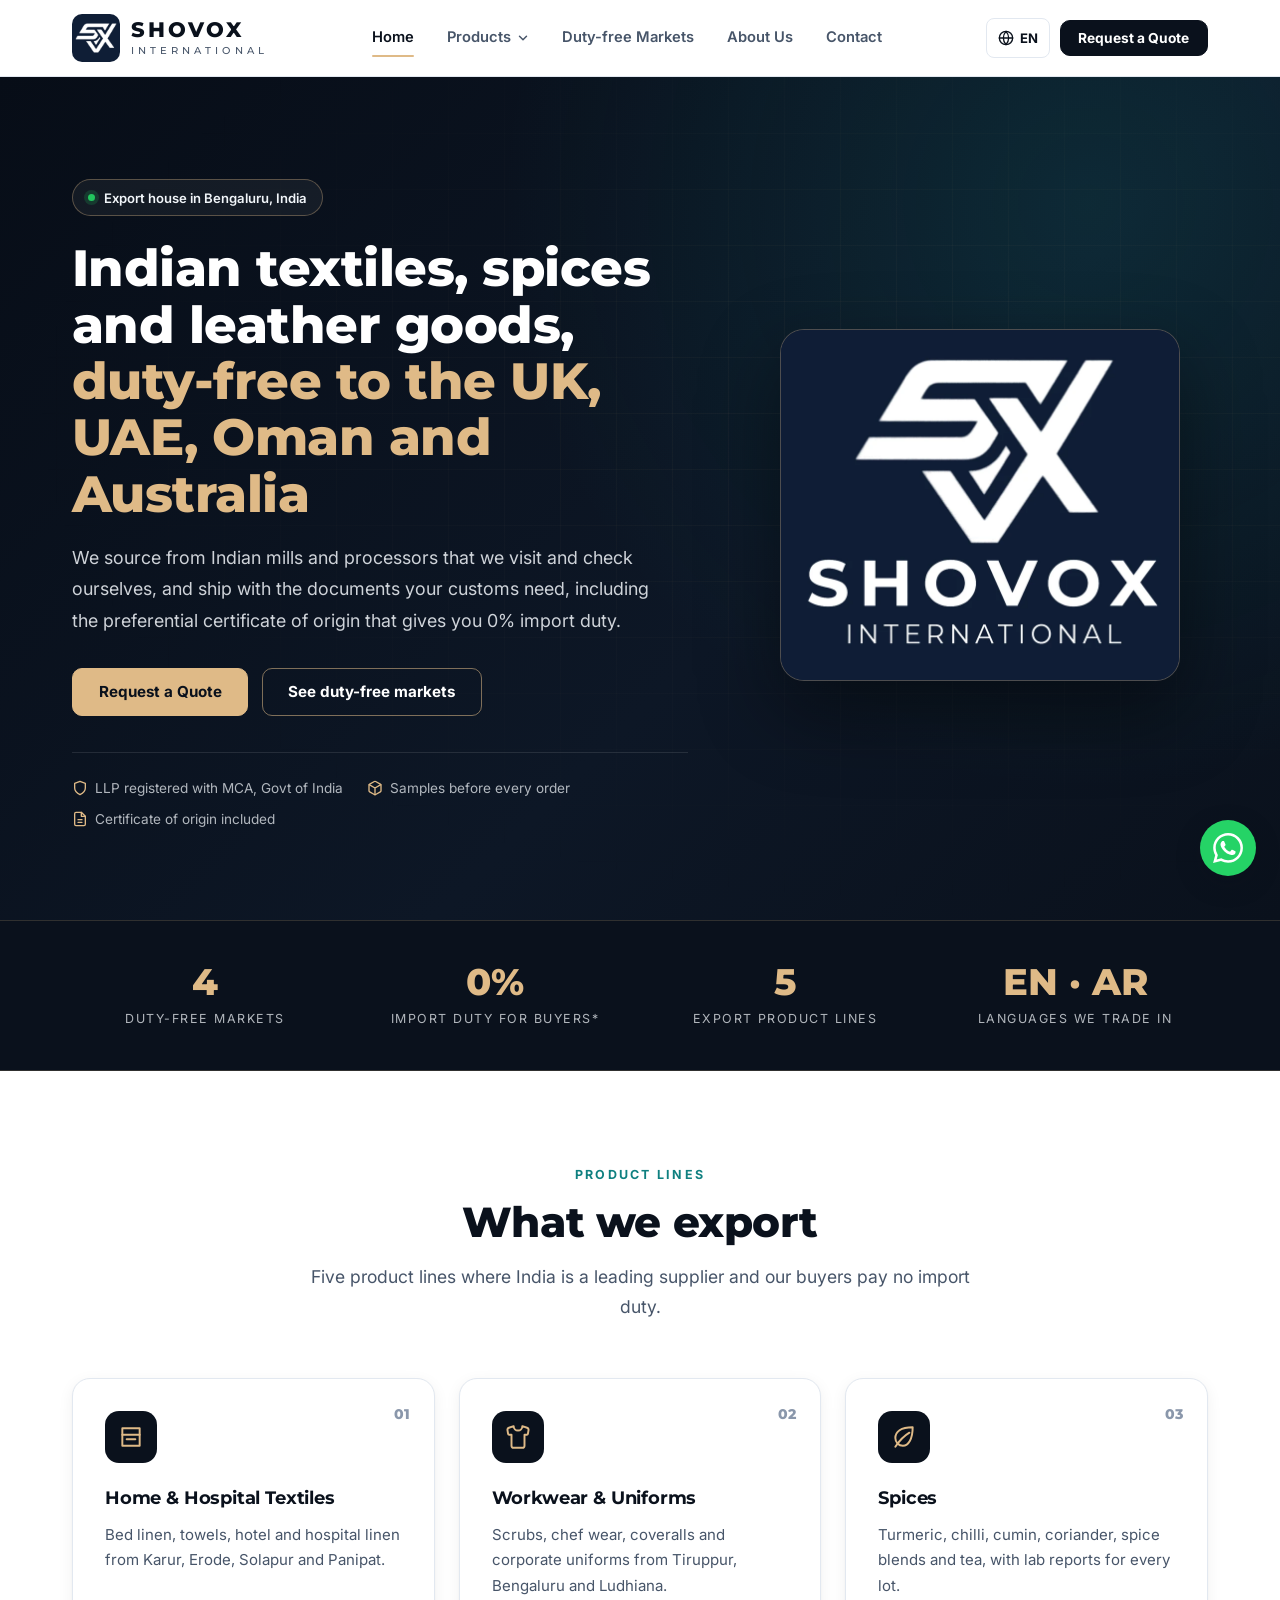
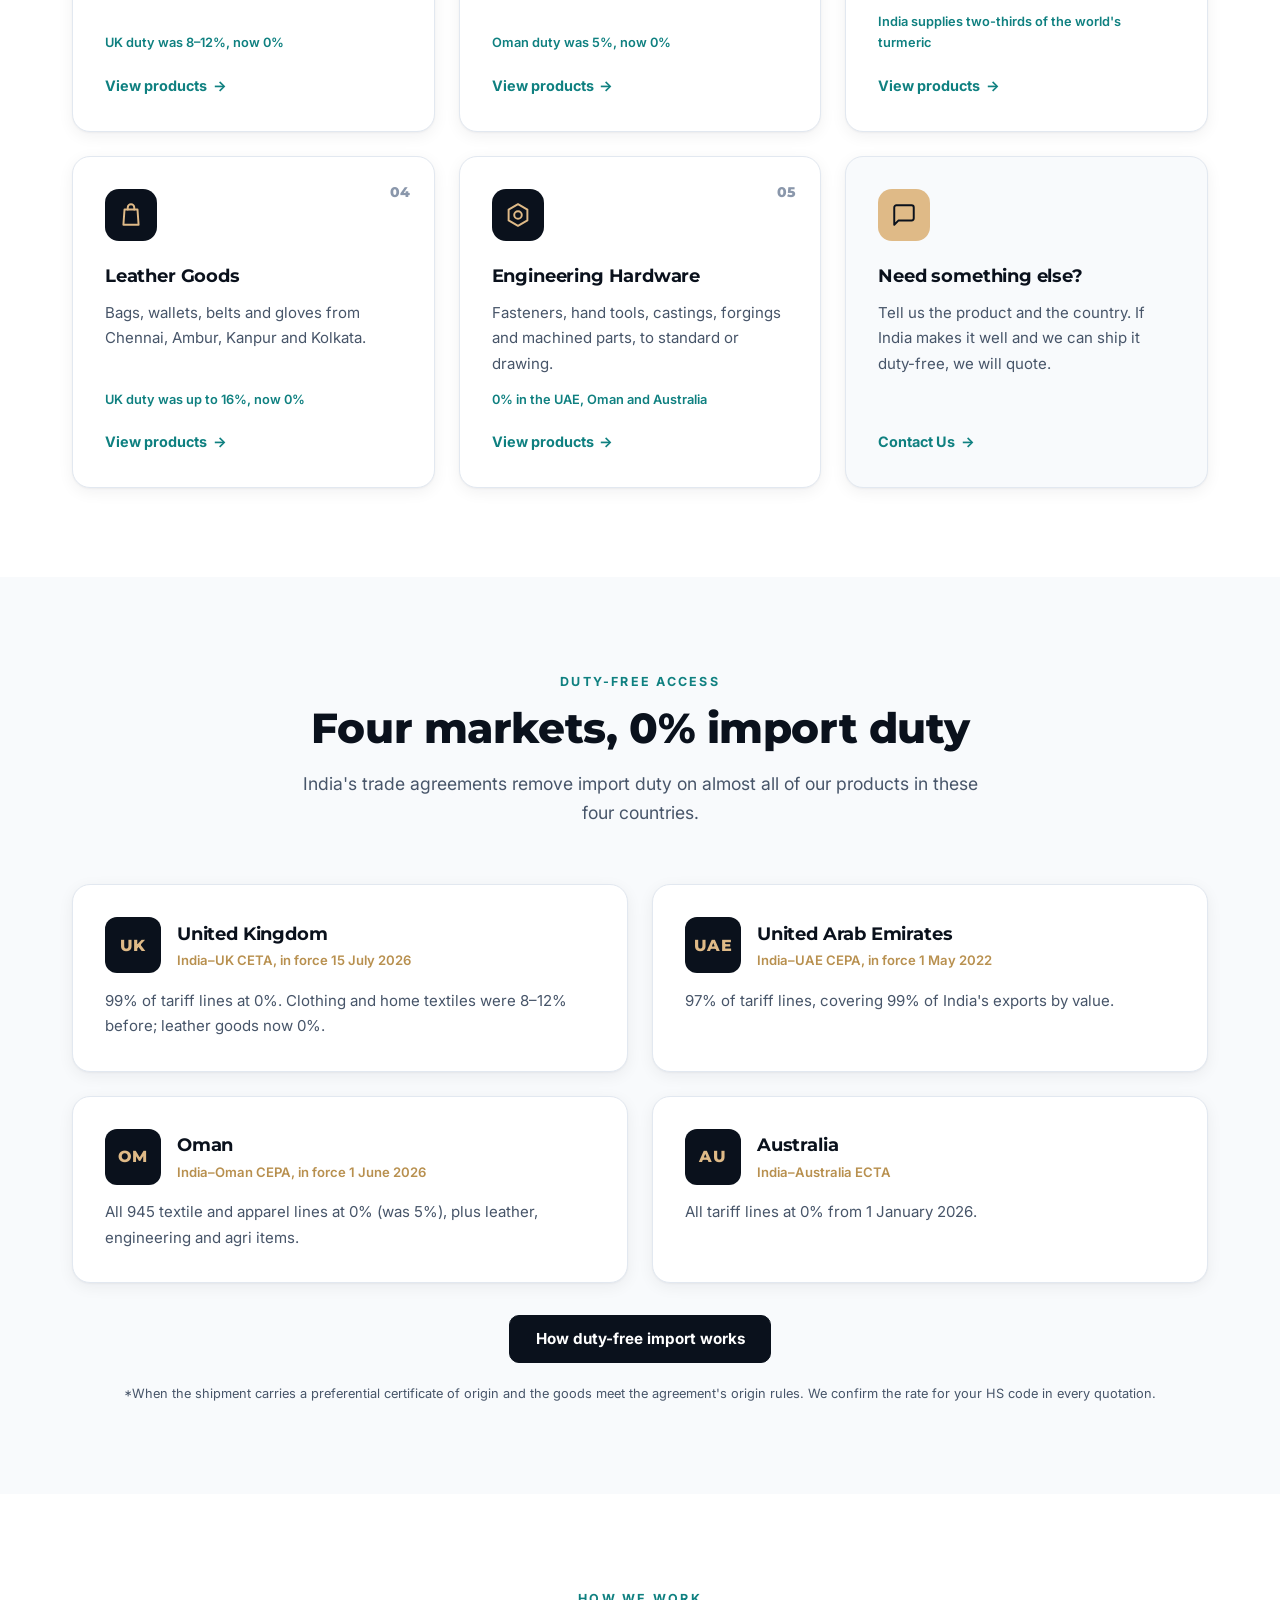
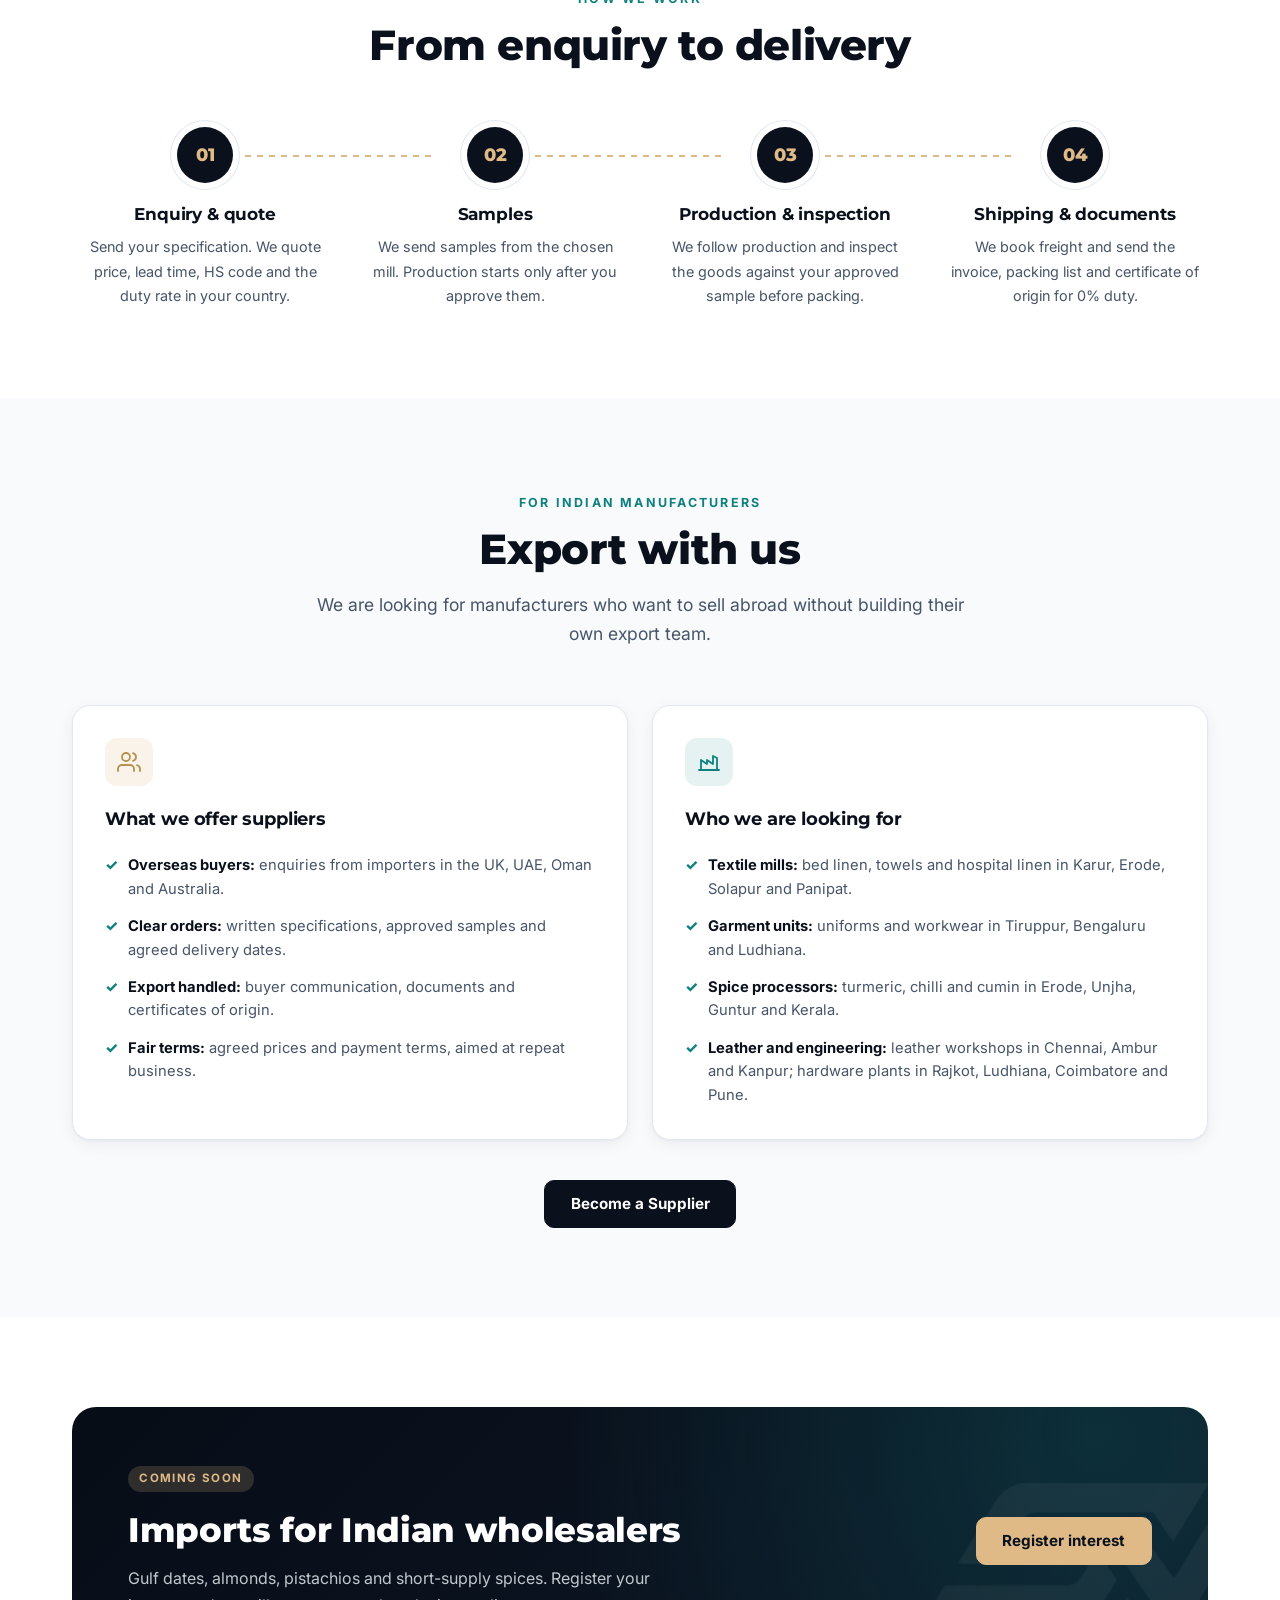
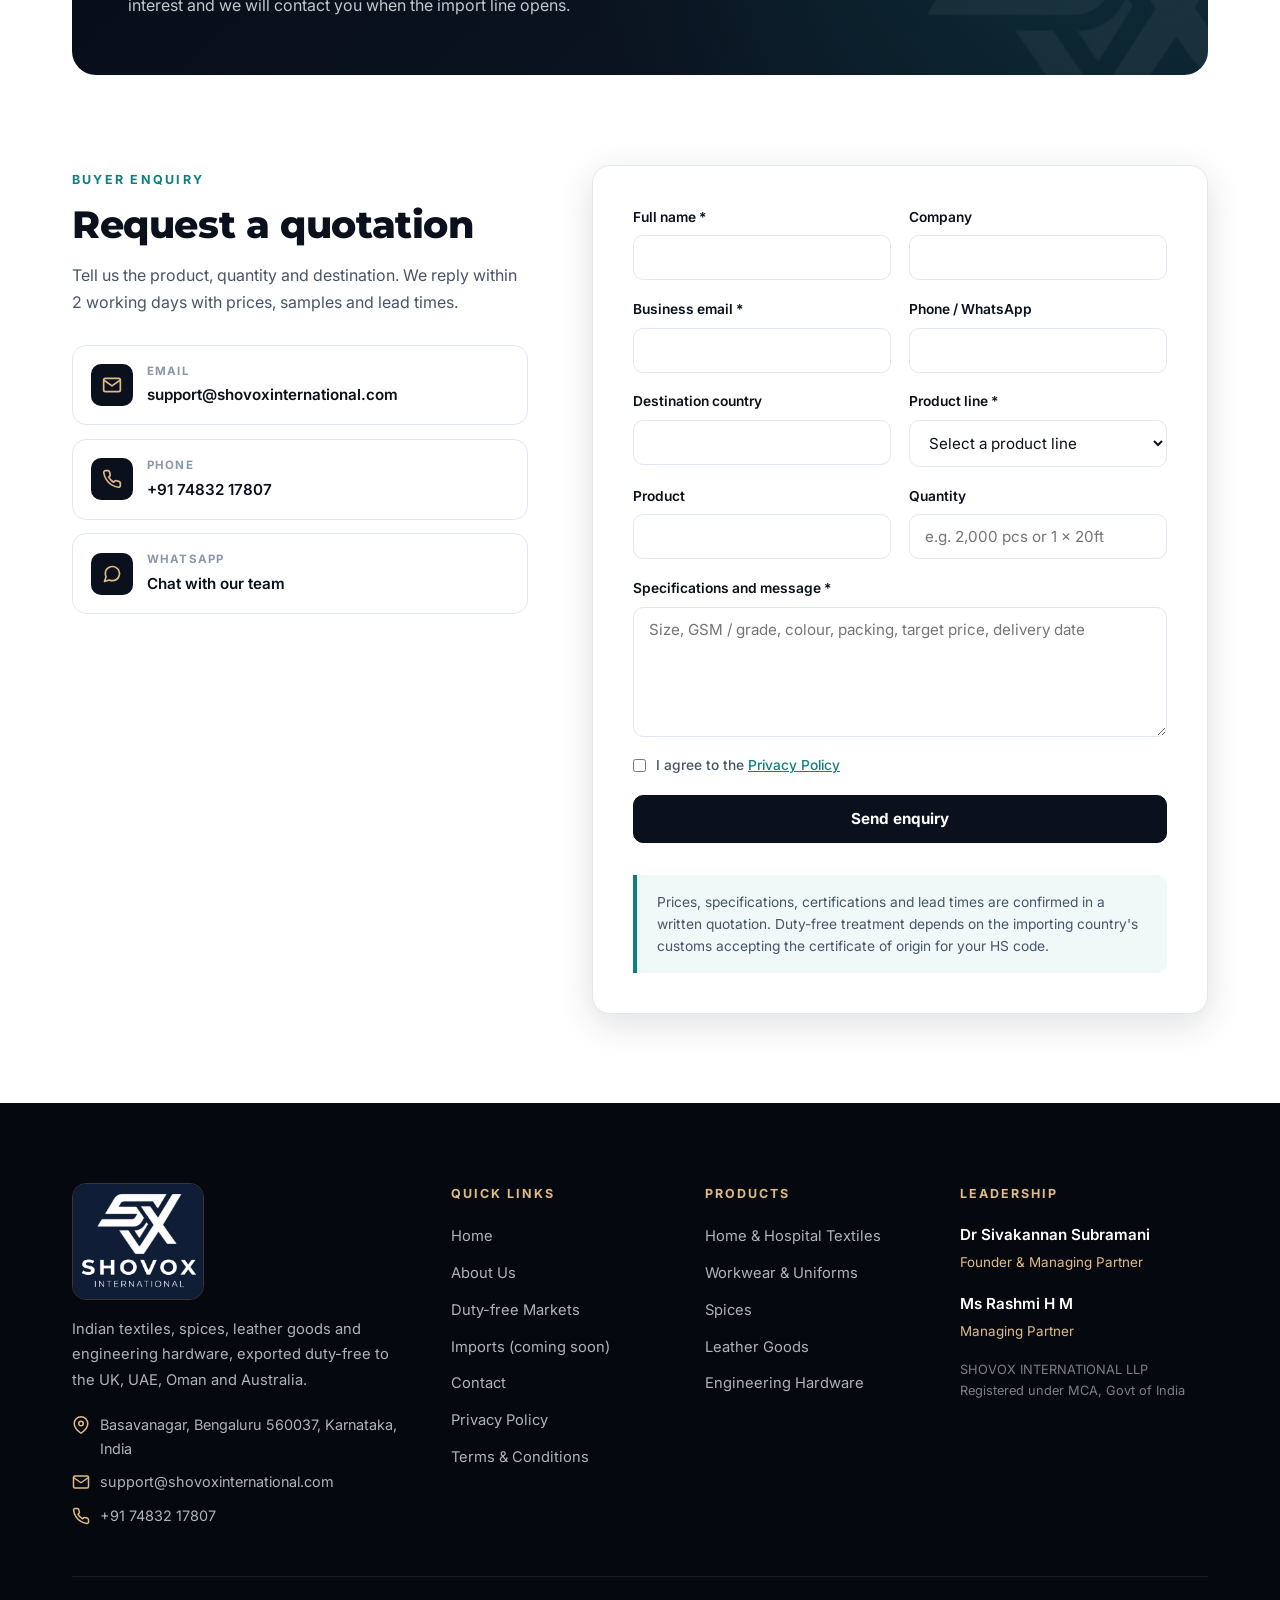
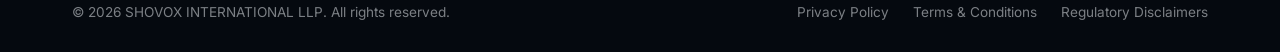
<file: index.html>
<!DOCTYPE html>
<html lang="en" dir="ltr" data-page-title-key="page.home">
<head>
  <meta charset="UTF-8">
  <meta name="viewport" content="width=device-width, initial-scale=1.0">
  <link rel="icon" href="favicon.ico" sizes="any">
  <link rel="icon" href="assets/favicon-32.png" type="image/png" sizes="32x32">
  <link rel="apple-touch-icon" href="assets/apple-touch-icon.png">
  <meta name="theme-color" content="#0a111c">
  <title>SHOVOX INTERNATIONAL — Indian Textiles, Spices & Leather Exporter, Duty-free to UK, UAE, Oman, Australia</title>
  <meta name="description" content="Indian exporter of home and hospital textiles, workwear, spices, leather goods and engineering hardware. 0% import duty for buyers in the UK, UAE, Oman and Australia.">
  <link rel="alternate" hreflang="en" href="https://shovoxinternational.com/">
  <link rel="alternate" hreflang="ar" href="https://shovoxinternational.com/?lang=ar">
  <link rel="alternate" hreflang="ta" href="https://shovoxinternational.com/?lang=ta">
  <link rel="alternate" hreflang="hi" href="https://shovoxinternational.com/?lang=hi">
  <link rel="alternate" hreflang="kn" href="https://shovoxinternational.com/?lang=kn">
  <link rel="alternate" hreflang="x-default" href="https://shovoxinternational.com/">
  <link rel="canonical" href="https://shovoxinternational.com/">
  <meta property="og:title" content="SHOVOX INTERNATIONAL — Indian Textiles, Spices & Leather Exporter, Duty-free to UK, UAE, Oman, Australia">
  <meta property="og:description" content="Indian exporter of home and hospital textiles, workwear, spices, leather goods and engineering hardware. 0% import duty for buyers in the UK, UAE, Oman and Australia.">
  <meta property="og:type" content="website">
  <meta name="twitter:card" content="summary_large_image">
  <meta property="og:image" content="https://shovoxinternational.com/assets/og-image.jpg">
  <meta property="og:url" content="https://shovoxinternational.com/">
  <meta property="og:locale" content="en_IN">
  <link rel="preconnect" href="https://fonts.googleapis.com">
  <link rel="preconnect" href="https://fonts.gstatic.com" crossorigin>
  <link href="https://fonts.googleapis.com/css2?family=Inter:wght@400;500;600;700;800&family=Montserrat:wght@500;600;700;800&display=swap" rel="stylesheet">
  <link rel="stylesheet" href="css/main.css?v=3">
  <script type="application/ld+json">
  {"@context":"https://schema.org","@type":"Organization","name":"SHOVOX INTERNATIONAL LLP","url":"https://shovoxinternational.com/","logo":"https://shovoxinternational.com/assets/icon-512.png","email":"support@shovoxinternational.com","telephone":"+91-74832-17807","address":{"@type":"PostalAddress","streetAddress":"F3, Navya Nidhi Apartment, 2nd Cross, Ramaiyah Reddy Layout, Basavanagar","addressLocality":"Bengaluru","postalCode":"560037","addressRegion":"Karnataka","addressCountry":"IN"}}
  </script>
</head>
<body>

  <a class="skip-link" href="#main-content">Skip to content</a>

  <!-- ============ SITE HEADER (shared) ============ -->
  <header class="navbar" id="navbar">
    <div class="container nav-inner">
      <a href="index.html" class="brand" aria-label="SHOVOX INTERNATIONAL LLP home">
        <img src="assets/shovox-mark.png" alt="" class="brand-mark" width="48" height="48">
        <span class="brand-text"><span class="brand-name">SHOVOX</span><span class="brand-sub">INTERNATIONAL</span></span>
      </a>
      <nav class="nav-main" aria-label="Main">
        <ul class="nav-links">
          <li><a href="index.html" data-i18n="nav.home">Home</a></li>
          <li class="has-dropdown">
            <button type="button" class="nav-drop-btn" aria-expanded="false" aria-controls="products-menu"><span data-i18n="nav.products">Products</span><svg viewBox="0 0 24 24" fill="none" stroke="currentColor" stroke-width="2.5" stroke-linecap="round" stroke-linejoin="round" aria-hidden="true"><path d="M6 9l6 6 6-6"/></svg></button>
            <ul class="dropdown-menu" id="products-menu">
            <li><a href="textiles.html"><span class="dd-title" data-i18n="nav.textiles">Home &amp; Hospital Textiles</span><span class="dd-desc" data-i18n="prod.textiles_desc">Bed linen, towels, hotel and hospital linen</span></a></li>
            <li><a href="workwear.html"><span class="dd-title" data-i18n="nav.workwear">Workwear &amp; Uniforms</span><span class="dd-desc" data-i18n="prod.workwear_desc">Scrubs, chef wear, coveralls, corporate uniforms</span></a></li>
            <li><a href="foods-spices.html"><span class="dd-title" data-i18n="nav.spices">Spices</span><span class="dd-desc" data-i18n="prod.spices_desc">Turmeric, chilli, cumin, coriander, blends and tea</span></a></li>
            <li><a href="leather.html"><span class="dd-title" data-i18n="nav.leather">Leather Goods</span><span class="dd-desc" data-i18n="prod.leather_desc">Bags, wallets, belts and gloves</span></a></li>
            <li><a href="engineering.html"><span class="dd-title" data-i18n="nav.engineering">Engineering Hardware</span><span class="dd-desc" data-i18n="prod.engineering_desc">Fasteners, hand tools, castings, machined parts</span></a></li>
            </ul>
          </li>
          <li><a href="markets.html" data-i18n="nav.markets">Duty-free Markets</a></li>
          <li><a href="about.html" data-i18n="nav.about">About Us</a></li>
          <li><a href="contact.html" data-i18n="nav.contact">Contact</a></li>
        </ul>
      </nav>
      <div class="nav-actions">
        <div class="lang-menu">
          <button type="button" class="lang-toggle" aria-expanded="false" aria-label="Change language"><svg viewBox="0 0 24 24" fill="none" stroke="currentColor" stroke-width="2" stroke-linecap="round" stroke-linejoin="round" aria-hidden="true"><circle cx="12" cy="12" r="10"/><path d="M2 12h20M12 2a15.3 15.3 0 0 1 4 10 15.3 15.3 0 0 1-4 10 15.3 15.3 0 0 1-4-10 15.3 15.3 0 0 1 4-10z"/></svg><span class="lang-current">EN</span></button>
          <div class="lang-list">
          <button type="button" class="lang-btn active" data-lang="en" lang="en">English</button>
          <button type="button" class="lang-btn" data-lang="ta" lang="ta">தமிழ்</button>
          <button type="button" class="lang-btn" data-lang="hi" lang="hi">हिंदी</button>
          <button type="button" class="lang-btn" data-lang="ar" lang="ar">العربية</button>
          <button type="button" class="lang-btn" data-lang="kn" lang="kn">ಕನ್ನಡ</button>
          </div>
        </div>
        <a href="contact.html" class="btn btn-navy btn-sm nav-cta" data-i18n="nav.enquire">Request a Quote</a>
        <button type="button" class="hamburger" id="hamburger" aria-label="Open menu" aria-expanded="false" aria-controls="mobileNav"><span></span><span></span><span></span></button>
      </div>
    </div>
  </header>

  <div class="mobile-nav" id="mobileNav" aria-hidden="true">
    <div class="mobile-nav-head">
      <a href="index.html" class="brand" aria-label="SHOVOX INTERNATIONAL LLP home">
        <img src="assets/shovox-mark.png" alt="" class="brand-mark" width="48" height="48">
        <span class="brand-text"><span class="brand-name">SHOVOX</span><span class="brand-sub">INTERNATIONAL</span></span>
      </a>
      <button type="button" class="mobile-nav-close" aria-label="Close menu">&times;</button>
    </div>
    <nav class="mobile-nav-links" aria-label="Mobile">
      <a href="index.html" data-i18n="nav.home">Home</a>
      <a href="textiles.html" data-i18n="nav.textiles">Home &amp; Hospital Textiles</a>
      <a href="workwear.html" data-i18n="nav.workwear">Workwear &amp; Uniforms</a>
      <a href="foods-spices.html" data-i18n="nav.spices">Spices</a>
      <a href="leather.html" data-i18n="nav.leather">Leather Goods</a>
      <a href="engineering.html" data-i18n="nav.engineering">Engineering Hardware</a>
      <a href="markets.html" data-i18n="nav.markets">Duty-free Markets</a>
      <a href="import-distribution.html" data-i18n="nav.imports">Imports (coming soon)</a>
      <a href="about.html" data-i18n="nav.about">About Us</a>
      <a href="contact.html" data-i18n="nav.contact">Contact</a>
    </nav>
    <div class="mobile-nav-label">Language</div>
    <div class="mobile-lang">
      <button type="button" class="lang-btn active" data-lang="en" lang="en">EN</button>
      <button type="button" class="lang-btn" data-lang="ta" lang="ta">தமிழ்</button>
      <button type="button" class="lang-btn" data-lang="hi" lang="hi">हिंदी</button>
      <button type="button" class="lang-btn" data-lang="ar" lang="ar">عربي</button>
      <button type="button" class="lang-btn" data-lang="kn" lang="kn">ಕನ್ನಡ</button>
    </div>
    <a href="contact.html" class="btn btn-navy" data-i18n="nav.enquire">Request a Quote</a>
  </div>
  <div id="main-content" tabindex="-1"></div>

  <section class="hero">
    <div class="container">
      <div class="hero-grid">
        <div class="hero-content">
          <div class="hero-badge"><span class="dot"></span><span data-i18n="home2.badge">Export house in Bengaluru, India</span></div>
          <h1><span data-i18n="home2.h1">Indian textiles, spices and leather goods,</span> <span class="highlight" data-i18n="home2.h1_highlight">duty-free to the UK, UAE, Oman and Australia</span></h1>
          <p class="hero-lead" data-i18n="home2.desc">We source from Indian mills and processors that we visit and check ourselves, and ship with the documents your customs need, including the preferential certificate of origin that gives you 0% import duty.</p>
          <div class="hero-actions">
            <a href="#enquiry" class="btn btn-gold" data-i18n="hero.btn_quote">Request a Quote</a>
            <a href="markets.html" class="btn btn-outline" data-i18n="home2.btn_markets">See duty-free markets</a>
          </div>
          <div class="hero-trust">
            <span><svg viewBox="0 0 24 24" fill="none" stroke="currentColor" stroke-width="2" stroke-linecap="round" stroke-linejoin="round" aria-hidden="true"><path d="M12 22s8-4 8-10V5l-8-3-8 3v7c0 6 8 10 8 10z"/></svg>LLP registered with MCA, Govt of India</span>
            <span><svg viewBox="0 0 24 24" fill="none" stroke="currentColor" stroke-width="2" stroke-linecap="round" stroke-linejoin="round" aria-hidden="true"><path d="M21 16V8a2 2 0 0 0-1-1.73l-7-4a2 2 0 0 0-2 0l-7 4A2 2 0 0 0 3 8v8a2 2 0 0 0 1 1.73l7 4a2 2 0 0 0 2 0l7-4A2 2 0 0 0 21 16z"/><path d="M3.27 6.96L12 12.01l8.73-5.05M12 22.08V12"/></svg>Samples before every order</span>
            <span><svg viewBox="0 0 24 24" fill="none" stroke="currentColor" stroke-width="2" stroke-linecap="round" stroke-linejoin="round" aria-hidden="true"><path d="M14 2H6a2 2 0 0 0-2 2v16a2 2 0 0 0 2 2h12a2 2 0 0 0 2-2V8z"/><path d="M14 2v6h6M9 13h6M9 17h6"/></svg>Certificate of origin included</span>
          </div>
        </div>
        <div class="hero-visual">
          <div class="hero-logo-frame"><img src="assets/shovox-logo.webp" alt="SHOVOX INTERNATIONAL logo" width="800" height="704" fetchpriority="high"></div>
        </div>
      </div>
    </div>
  </section>

  <section class="stats-bar" aria-label="Key facts">
    <div class="container"><div class="stats-grid">
      <div><div class="stat-number">4</div><div class="stat-label">Duty-free markets</div></div>
      <div><div class="stat-number">0%</div><div class="stat-label">Import duty for buyers*</div></div>
      <div><div class="stat-number">5</div><div class="stat-label">Export product lines</div></div>
      <div><div class="stat-number">EN · AR</div><div class="stat-label">Languages we trade in</div></div>
    </div></div>
  </section>

  <section class="section" id="products">
    <div class="container">
      <div class="section-header"><span class="section-eyebrow">Product lines</span><h2 class="section-title" data-i18n="home2.products_title">What we export</h2><p class="section-desc">Five product lines where India is a leading supplier and our buyers pay no import duty.</p></div>
      <div class="cards-grid">
        <a href="textiles.html" class="card division-tile">
          <div class="icon-tile"><svg viewBox="0 0 24 24" fill="none" stroke="currentColor" stroke-width="1.8" stroke-linecap="round" stroke-linejoin="round" aria-hidden="true"><path d="M4 4h16v6H4z"/><path d="M4 10v10h16V10"/><path d="M8 14h8"/></svg></div>
          <span class="rank-tag">01</span>
          <h3 data-i18n="nav.textiles">Home &amp; Hospital Textiles</h3>
          <p>Bed linen, towels, hotel and hospital linen from Karur, Erode, Solapur and Panipat.</p>
          <span class="spec-line">UK duty was 8–12%, now 0%</span>
          <span class="link-arrow">View products <span aria-hidden="true">&rarr;</span></span>
        </a>
        <a href="workwear.html" class="card division-tile">
          <div class="icon-tile"><svg viewBox="0 0 24 24" fill="none" stroke="currentColor" stroke-width="1.8" stroke-linecap="round" stroke-linejoin="round" aria-hidden="true"><path d="M20.38 3.46L16 2a4 4 0 0 1-8 0L3.62 3.46a2 2 0 0 0-1.34 2.23l.58 3.47a1 1 0 0 0 .99.84H6v10c0 1.1.9 2 2 2h8a2 2 0 0 0 2-2V10h2.15a1 1 0 0 0 .99-.84l.58-3.47a2 2 0 0 0-1.34-2.23z"/></svg></div>
          <span class="rank-tag">02</span>
          <h3 data-i18n="nav.workwear">Workwear &amp; Uniforms</h3>
          <p>Scrubs, chef wear, coveralls and corporate uniforms from Tiruppur, Bengaluru and Ludhiana.</p>
          <span class="spec-line">Oman duty was 5%, now 0%</span>
          <span class="link-arrow">View products <span aria-hidden="true">&rarr;</span></span>
        </a>
        <a href="foods-spices.html" class="card division-tile">
          <div class="icon-tile"><svg viewBox="0 0 24 24" fill="none" stroke="currentColor" stroke-width="1.8" stroke-linecap="round" stroke-linejoin="round" aria-hidden="true"><path d="M11 20A7 7 0 0 1 4 13c0-6 5-10 16-10 0 11-4 17-9 17z"/><path d="M4 21c4-6 8-10 13-13"/></svg></div>
          <span class="rank-tag">03</span>
          <h3 data-i18n="nav.spices">Spices</h3>
          <p>Turmeric, chilli, cumin, coriander, spice blends and tea, with lab reports for every lot.</p>
          <span class="spec-line">India supplies two-thirds of the world's turmeric</span>
          <span class="link-arrow">View products <span aria-hidden="true">&rarr;</span></span>
        </a>
        <a href="leather.html" class="card division-tile">
          <div class="icon-tile"><svg viewBox="0 0 24 24" fill="none" stroke="currentColor" stroke-width="1.8" stroke-linecap="round" stroke-linejoin="round" aria-hidden="true"><path d="M6 7h12l1 14H5L6 7z"/><path d="M9 7V5a3 3 0 0 1 6 0v2"/></svg></div>
          <span class="rank-tag">04</span>
          <h3 data-i18n="nav.leather">Leather Goods</h3>
          <p>Bags, wallets, belts and gloves from Chennai, Ambur, Kanpur and Kolkata.</p>
          <span class="spec-line">UK duty was up to 16%, now 0%</span>
          <span class="link-arrow">View products <span aria-hidden="true">&rarr;</span></span>
        </a>
        <a href="engineering.html" class="card division-tile">
          <div class="icon-tile"><svg viewBox="0 0 24 24" fill="none" stroke="currentColor" stroke-width="1.8" stroke-linecap="round" stroke-linejoin="round" aria-hidden="true"><path d="M12 2l8.66 5v10L12 22l-8.66-5V7z"/><circle cx="12" cy="12" r="3.5"/></svg></div>
          <span class="rank-tag">05</span>
          <h3 data-i18n="nav.engineering">Engineering Hardware</h3>
          <p>Fasteners, hand tools, castings, forgings and machined parts, to standard or drawing.</p>
          <span class="spec-line">0% in the UAE, Oman and Australia</span>
          <span class="link-arrow">View products <span aria-hidden="true">&rarr;</span></span>
        </a>
        <a href="contact.html" class="card division-tile" style="background:var(--surface);">
          <div class="icon-tile" style="background:var(--gold);color:var(--navy);"><svg viewBox="0 0 24 24" fill="none" stroke="currentColor" stroke-width="1.8" stroke-linecap="round" stroke-linejoin="round" aria-hidden="true"><path d="M21 15a2 2 0 0 1-2 2H7l-4 4V5a2 2 0 0 1 2-2h14a2 2 0 0 1 2 2z"/></svg></div>
          <h3>Need something else?</h3>
          <p>Tell us the product and the country. If India makes it well and we can ship it duty-free, we will quote.</p>
          <span class="link-arrow"><span data-i18n="hero.btn_contact">Contact Us</span> <span aria-hidden="true">&rarr;</span></span>
        </a>
      </div>
    </div>
  </section>

  <section class="section section-alt" id="markets">
    <div class="container">
      <div class="section-header"><span class="section-eyebrow">Duty-free access</span><h2 class="section-title" data-i18n="home2.markets_title">Four markets, 0% import duty</h2><p class="section-desc">India's trade agreements remove import duty on almost all of our products in these four countries.</p></div>
      <div class="markets-grid">
        <div class="card market-card">
          <div class="market-head"><span class="mc-code mc-lg">UK</span><div><h3>United Kingdom</h3><span class="market-deal">India–UK CETA, in force 15 July 2026</span></div></div>
          <p>99% of tariff lines at 0%. Clothing and home textiles were 8–12% before; leather goods now 0%.</p>
        </div>
        <div class="card market-card">
          <div class="market-head"><span class="mc-code mc-lg">UAE</span><div><h3>United Arab Emirates</h3><span class="market-deal">India–UAE CEPA, in force 1 May 2022</span></div></div>
          <p>97% of tariff lines, covering 99% of India's exports by value.</p>
        </div>
        <div class="card market-card">
          <div class="market-head"><span class="mc-code mc-lg">OM</span><div><h3>Oman</h3><span class="market-deal">India–Oman CEPA, in force 1 June 2026</span></div></div>
          <p>All 945 textile and apparel lines at 0% (was 5%), plus leather, engineering and agri items.</p>
        </div>
        <div class="card market-card">
          <div class="market-head"><span class="mc-code mc-lg">AU</span><div><h3>Australia</h3><span class="market-deal">India–Australia ECTA</span></div></div>
          <p>All tariff lines at 0% from 1 January 2026.</p>
        </div>
      </div>
      <p class="text-center" style="margin-top:2rem;"><a href="markets.html" class="btn btn-navy">How duty-free import works</a></p>
      <p class="footnote">*When the shipment carries a preferential certificate of origin and the goods meet the agreement's origin rules. We confirm the rate for your HS code in every quotation.</p>
    </div>
  </section>

  <section class="section" id="how-we-work">
    <div class="container">
      <div class="section-header"><span class="section-eyebrow">How we work</span><h2 class="section-title">From enquiry to delivery</h2></div>
      <ol class="steps" style="list-style:none;">
        <li class="step"><div class="step-num">01</div><h3>Enquiry &amp; quote</h3><p>Send your specification. We quote price, lead time, HS code and the duty rate in your country.</p></li>
        <li class="step"><div class="step-num">02</div><h3>Samples</h3><p>We send samples from the chosen mill. Production starts only after you approve them.</p></li>
        <li class="step"><div class="step-num">03</div><h3>Production &amp; inspection</h3><p>We follow production and inspect the goods against your approved sample before packing.</p></li>
        <li class="step"><div class="step-num">04</div><h3>Shipping &amp; documents</h3><p>We book freight and send the invoice, packing list and certificate of origin for 0% duty.</p></li>
      </ol>
    </div>
  </section>

  <section class="section section-alt" id="suppliers">
    <div class="container">
      <div class="section-header"><span class="section-eyebrow">For Indian manufacturers</span><h2 class="section-title">Export with us</h2><p class="section-desc">We are looking for manufacturers who want to sell abroad without building their own export team.</p></div>
      <div class="cards-grid-2">
        <div class="card">
          <div class="card-icon card-icon-gold"><svg viewBox="0 0 24 24" fill="none" stroke="currentColor" stroke-width="1.8" stroke-linecap="round" stroke-linejoin="round" aria-hidden="true"><path d="M17 21v-2a4 4 0 0 0-4-4H5a4 4 0 0 0-4 4v2"/><circle cx="9" cy="7" r="4"/><path d="M23 21v-2a4 4 0 0 0-3-3.87M16 3.13a4 4 0 0 1 0 7.75"/></svg></div>
          <h3>What we offer suppliers</h3>
          <ul class="partner-list">
            <li><span class="check-icon">&#10003;</span><div><strong>Overseas buyers:</strong> enquiries from importers in the UK, UAE, Oman and Australia.</div></li>
            <li><span class="check-icon">&#10003;</span><div><strong>Clear orders:</strong> written specifications, approved samples and agreed delivery dates.</div></li>
            <li><span class="check-icon">&#10003;</span><div><strong>Export handled:</strong> buyer communication, documents and certificates of origin.</div></li>
            <li><span class="check-icon">&#10003;</span><div><strong>Fair terms:</strong> agreed prices and payment terms, aimed at repeat business.</div></li>
          </ul>
        </div>
        <div class="card">
          <div class="card-icon card-icon-teal"><svg viewBox="0 0 24 24" fill="none" stroke="currentColor" stroke-width="1.8" stroke-linecap="round" stroke-linejoin="round" aria-hidden="true"><path d="M2 20h20M4 20V10l6 4V10l6 4V6l4 2v12"/></svg></div>
          <h3>Who we are looking for</h3>
          <ul class="partner-list">
            <li><span class="check-icon">&#10003;</span><div><strong>Textile mills:</strong> bed linen, towels and hospital linen in Karur, Erode, Solapur and Panipat.</div></li>
            <li><span class="check-icon">&#10003;</span><div><strong>Garment units:</strong> uniforms and workwear in Tiruppur, Bengaluru and Ludhiana.</div></li>
            <li><span class="check-icon">&#10003;</span><div><strong>Spice processors:</strong> turmeric, chilli and cumin in Erode, Unjha, Guntur and Kerala.</div></li>
            <li><span class="check-icon">&#10003;</span><div><strong>Leather and engineering:</strong> leather workshops in Chennai, Ambur and Kanpur; hardware plants in Rajkot, Ludhiana, Coimbatore and Pune.</div></li>
          </ul>
        </div>
      </div>
      <div class="text-center" style="margin-top:2.5rem;"><a href="contact.html?category=Supplier" class="btn btn-navy" data-i18n="hero.btn_supplier">Become a Supplier</a></div>
    </div>
  </section>

  <section class="section" style="padding-bottom:0;">
    <div class="container">
      <div class="cta-band">
        <div><span class="soon-tag">Coming soon</span><h2>Imports for Indian wholesalers</h2><p>Gulf dates, almonds, pistachios and short-supply spices. Register your interest and we will contact you when the import line opens.</p></div>
        <div class="actions"><a href="import-distribution.html" class="btn btn-gold">Register interest</a></div>
      </div>
    </div>
  </section>
  <section class="section" id="enquiry">
    <div class="container">
      <div class="enquiry-layout">
        <div class="enquiry-aside">
          <span class="section-eyebrow">Buyer enquiry</span>
          <h2>Request a quotation</h2>
          <p>Tell us the product, quantity and destination. We reply within 2 working days with prices, samples and lead times.</p>
          <div class="contact-tiles">
            <a class="contact-tile" href="mailto:support@shovoxinternational.com"><div class="icon-tile"><svg viewBox="0 0 24 24" fill="none" stroke="currentColor" stroke-width="2" stroke-linecap="round" stroke-linejoin="round" aria-hidden="true"><rect x="2" y="4" width="20" height="16" rx="2"/><path d="M22 6l-10 7L2 6"/></svg></div><div><small>Email</small><span>support@shovoxinternational.com</span></div></a>
            <a class="contact-tile" href="tel:+917483217807"><div class="icon-tile"><svg viewBox="0 0 24 24" fill="none" stroke="currentColor" stroke-width="2" stroke-linecap="round" stroke-linejoin="round" aria-hidden="true"><path d="M22 16.9v3a2 2 0 0 1-2.2 2 19.8 19.8 0 0 1-8.6-3.1 19.5 19.5 0 0 1-6-6A19.8 19.8 0 0 1 2.1 4.2 2 2 0 0 1 4.1 2h3a2 2 0 0 1 2 1.7c.1.9.4 1.8.7 2.7a2 2 0 0 1-.5 2.1L8 9.8a16 16 0 0 0 6 6l1.3-1.3a2 2 0 0 1 2.1-.4c.9.3 1.8.6 2.7.7a2 2 0 0 1 1.7 2z"/></svg></div><div><small>Phone</small><span>+91 74832 17807</span></div></a>
            <a class="contact-tile" href="https://wa.me/917483217807" target="_blank" rel="noopener noreferrer"><div class="icon-tile"><svg viewBox="0 0 24 24" fill="none" stroke="currentColor" stroke-width="2" stroke-linecap="round" stroke-linejoin="round" aria-hidden="true"><path d="M21 11.5a8.38 8.38 0 0 1-.9 3.8 8.5 8.5 0 0 1-7.6 4.7 8.38 8.38 0 0 1-3.8-.9L3 21l1.9-5.7a8.38 8.38 0 0 1-.9-3.8 8.5 8.5 0 0 1 4.7-7.6 8.38 8.38 0 0 1 3.8-.9h.5a8.48 8.48 0 0 1 8 8v.5z"/></svg></div><div><small>WhatsApp</small><span>Chat with our team</span></div></a>
          </div>
        </div>
        <div class="form-card">
          <form class="shovox-form" action="https://script.google.com/macros/s/AKfycbxxUDGWA-JM6zcIXuf46Ka6LhGzbyiuyipN-qLfD_dom-FyOrjXkCnrka40PyDIkesjHA/exec" method="POST" novalidate>
            <div class="form-grid">
              <div class="form-group"><label for="enquiry-name">Full name *</label><input type="text" id="enquiry-name" name="name" required autocomplete="name"></div>
              <div class="form-group"><label for="enquiry-company">Company</label><input type="text" id="enquiry-company" name="company" autocomplete="organization"></div>
              <div class="form-group"><label for="enquiry-email">Business email *</label><input type="email" id="enquiry-email" name="email" required autocomplete="email"></div>
              <div class="form-group"><label for="enquiry-phone">Phone / WhatsApp</label><input type="tel" id="enquiry-phone" name="phone" autocomplete="tel"></div>
              <div class="form-group"><label for="enquiry-country">Destination country</label><input type="text" id="enquiry-country" name="country" autocomplete="country-name" list="country-list"><datalist id="country-list"><option value="United Kingdom"><option value="United Arab Emirates"><option value="Oman"><option value="Australia"></datalist></div>
              <div class="form-group"><label for="enquiry-category">Product line *</label><select id="enquiry-category" name="category" required><option value="">Select a product line</option><option value="Home & Hospital Textiles">Home &amp; Hospital Textiles</option><option value="Workwear & Uniforms">Workwear &amp; Uniforms</option><option value="Spices">Spices</option><option value="Leather Goods">Leather Goods</option><option value="Engineering Hardware">Engineering Hardware</option><option value="Supplier Partnership">Supplier Partnership</option><option value="Imports (register interest)">Imports (register interest)</option><option value="General">General</option></select></div>
              <div class="form-group"><label for="enquiry-product">Product</label><input type="text" id="enquiry-product" name="product"></div>
              <div class="form-group"><label for="enquiry-quantity">Quantity</label><input type="text" id="enquiry-quantity" name="quantity" placeholder="e.g. 2,000 pcs or 1 x 20ft"></div>
              <div class="form-group full"><label for="enquiry-message">Specifications and message *</label><textarea id="enquiry-message" name="message" required placeholder="Size, GSM / grade, colour, packing, target price, delivery date"></textarea></div>
              <div class="form-group full"><label style="display:flex;align-items:flex-start;gap:0.65rem;cursor:pointer;font-weight:500;color:var(--text-muted);"><input type="checkbox" name="privacy_consent" value="yes" required style="margin-top:0.3rem;"><span>I agree to the <a href="privacy.html" style="color:var(--teal);text-decoration:underline;">Privacy Policy</a></span></label></div>
              <div class="form-group full"><button type="submit" class="btn btn-navy" style="width:100%;">Send enquiry</button></div>
            </div>
            <div class="form-success" role="status">Thank you for your enquiry. We will reply within 2 working days.</div>
            <div class="form-error" role="alert">Something went wrong. Please email support@shovoxinternational.com</div>
          </form>
          <div class="disclaimer">Prices, specifications, certifications and lead times are confirmed in a written quotation. Duty-free treatment depends on the importing country's customs accepting the certificate of origin for your HS code.</div>
        </div>
      </div>
    </div>
  </section>

  <!-- ============ SITE FOOTER (shared) ============ -->
  <footer class="footer">
    <div class="container">
      <div class="footer-grid">
        <div class="footer-brand">
          <a href="index.html" aria-label="SHOVOX INTERNATIONAL LLP home"><img src="assets/shovox-logo.webp" alt="SHOVOX INTERNATIONAL" class="footer-logo" width="132" height="116" loading="lazy"></a>
          <p>Indian textiles, spices, leather goods and engineering hardware, exported duty-free to the UK, UAE, Oman and Australia.</p>
          <ul class="footer-contact">
            <li><svg viewBox="0 0 24 24" fill="none" stroke="currentColor" stroke-width="2" stroke-linecap="round" stroke-linejoin="round" aria-hidden="true"><path d="M21 10c0 7-9 13-9 13s-9-6-9-13a9 9 0 0 1 18 0z"/><circle cx="12" cy="10" r="3"/></svg><span>Basavanagar, Bengaluru 560037, Karnataka, India</span></li>
            <li><svg viewBox="0 0 24 24" fill="none" stroke="currentColor" stroke-width="2" stroke-linecap="round" stroke-linejoin="round" aria-hidden="true"><rect x="2" y="4" width="20" height="16" rx="2"/><path d="M22 6l-10 7L2 6"/></svg><a href="mailto:support@shovoxinternational.com">support@shovoxinternational.com</a></li>
            <li><svg viewBox="0 0 24 24" fill="none" stroke="currentColor" stroke-width="2" stroke-linecap="round" stroke-linejoin="round" aria-hidden="true"><path d="M22 16.9v3a2 2 0 0 1-2.2 2 19.8 19.8 0 0 1-8.6-3.1 19.5 19.5 0 0 1-6-6A19.8 19.8 0 0 1 2.1 4.2 2 2 0 0 1 4.1 2h3a2 2 0 0 1 2 1.7c.1.9.4 1.8.7 2.7a2 2 0 0 1-.5 2.1L8 9.8a16 16 0 0 0 6 6l1.3-1.3a2 2 0 0 1 2.1-.4c.9.3 1.8.6 2.7.7a2 2 0 0 1 1.7 2z"/></svg><a href="tel:+917483217807">+91 74832 17807</a></li>
          </ul>
        </div>
        <div>
          <h4 data-i18n="footer.quick_links">Quick Links</h4>
          <ul class="footer-links">
            <li><a href="index.html" data-i18n="nav.home">Home</a></li>
            <li><a href="about.html" data-i18n="nav.about">About Us</a></li>
            <li><a href="markets.html" data-i18n="nav.markets">Duty-free Markets</a></li>
            <li><a href="import-distribution.html" data-i18n="nav.imports">Imports (coming soon)</a></li>
            <li><a href="contact.html" data-i18n="nav.contact">Contact</a></li>
            <li><a href="privacy.html" data-i18n="footer.privacy">Privacy Policy</a></li>
            <li><a href="terms.html" data-i18n="footer.terms">Terms &amp; Conditions</a></li>
          </ul>
        </div>
        <div>
          <h4 data-i18n="nav.products">Products</h4>
          <ul class="footer-links">
            <li><a href="textiles.html" data-i18n="nav.textiles">Home &amp; Hospital Textiles</a></li>
            <li><a href="workwear.html" data-i18n="nav.workwear">Workwear &amp; Uniforms</a></li>
            <li><a href="foods-spices.html" data-i18n="nav.spices">Spices</a></li>
            <li><a href="leather.html" data-i18n="nav.leather">Leather Goods</a></li>
            <li><a href="engineering.html" data-i18n="nav.engineering">Engineering Hardware</a></li>
          </ul>
        </div>
        <div>
          <h4 data-i18n="footer.leadership">Leadership</h4>
          <div class="footer-leader"><strong>Dr Sivakannan Subramani</strong><span data-i18n="footer.founder">Founder &amp; Managing Partner</span></div>
          <div class="footer-leader"><strong>Ms Rashmi H M</strong><span data-i18n="footer.partner">Managing Partner</span></div>
          <p class="footer-reg">SHOVOX INTERNATIONAL LLP<br>Registered under MCA, Govt of India</p>
          <!-- REGISTRATIONS: when the IEC and GSTIN are issued, replace this comment with
          <p class="footer-reg">IEC: __________ &middot; GSTIN: _______________</p> -->
        </div>
      </div>
      <div class="footer-bottom">
        <p>&copy; <span id="year">2026</span> <span data-i18n="footer.copyright">SHOVOX INTERNATIONAL LLP. All rights reserved.</span></p>
        <nav aria-label="Legal">
          <a href="privacy.html" data-i18n="footer.privacy">Privacy Policy</a>
          <a href="terms.html" data-i18n="footer.terms">Terms &amp; Conditions</a>
          <a href="terms.html#disclaimers">Regulatory Disclaimers</a>
        </nav>
      </div>
    </div>
  </footer>

  <a href="https://wa.me/917483217807" class="whatsapp-float" target="_blank" rel="noopener noreferrer" aria-label="Chat with us on WhatsApp"><svg viewBox="0 0 24 24" xmlns="http://www.w3.org/2000/svg" aria-hidden="true"><path d="M17.472 14.382c-.297-.149-1.758-.867-2.03-.967-.273-.099-.471-.148-.67.15-.197.297-.767.966-.94 1.164-.173.199-.347.223-.644.075-.297-.15-1.255-.463-2.39-1.475-.883-.788-1.48-1.761-1.653-2.059-.173-.297-.018-.458.13-.606.134-.133.298-.347.446-.52.149-.174.198-.298.298-.497.099-.198.05-.371-.025-.52-.075-.149-.669-1.612-.916-2.207-.242-.579-.487-.5-.669-.51-.173-.008-.371-.01-.57-.01-.198 0-.52.074-.792.372-.272.297-1.04 1.016-1.04 2.479 0 1.462 1.065 2.875 1.213 3.074.149.198 2.096 3.2 5.077 4.487.709.306 1.262.489 1.694.625.712.227 1.36.195 1.871.118.571-.085 1.758-.719 2.006-1.413.248-.694.248-1.289.173-1.413-.074-.124-.272-.198-.57-.347m-5.421 7.403h-.004a9.87 9.87 0 01-5.031-1.378l-.361-.214-3.741.982.998-3.648-.235-.374a9.86 9.86 0 01-1.51-5.26c.001-5.45 4.436-9.884 9.888-9.884 2.64 0 5.122 1.03 6.988 2.898a9.825 9.825 0 012.893 6.994c-.003 5.45-4.437 9.884-9.885 9.884m8.413-18.297A11.815 11.815 0 0012.05 0C5.495 0 .16 5.335.157 11.892c0 2.096.547 4.142 1.588 5.945L.057 24l6.305-1.654a11.882 11.882 0 005.683 1.448h.005c6.554 0 11.89-5.335 11.893-11.893a11.821 11.821 0 00-3.48-8.413z"/></svg></a>

  
  <script src="js/i18n.js?v=3"></script>
  <script src="js/nav.js?v=3"></script>
  <script src="js/forms.js?v=3"></script>
  <script>
    (function () {
      var p = new URLSearchParams(location.search).get('category');
      var s = document.getElementById('enquiry-category');
      if (p && s) { for (var i = 0; i < s.options.length; i++) { if (s.options[i].value.toLowerCase().indexOf(p.toLowerCase()) > -1) { s.selectedIndex = i; break; } } }
      document.querySelectorAll('[data-prefill]').forEach(function (a) {
        a.addEventListener('click', function () { var f = document.getElementById('enquiry-product'); if (f) f.value = a.getAttribute('data-prefill'); });
      });
    })();
  </script>
</body>
</html>
</file>
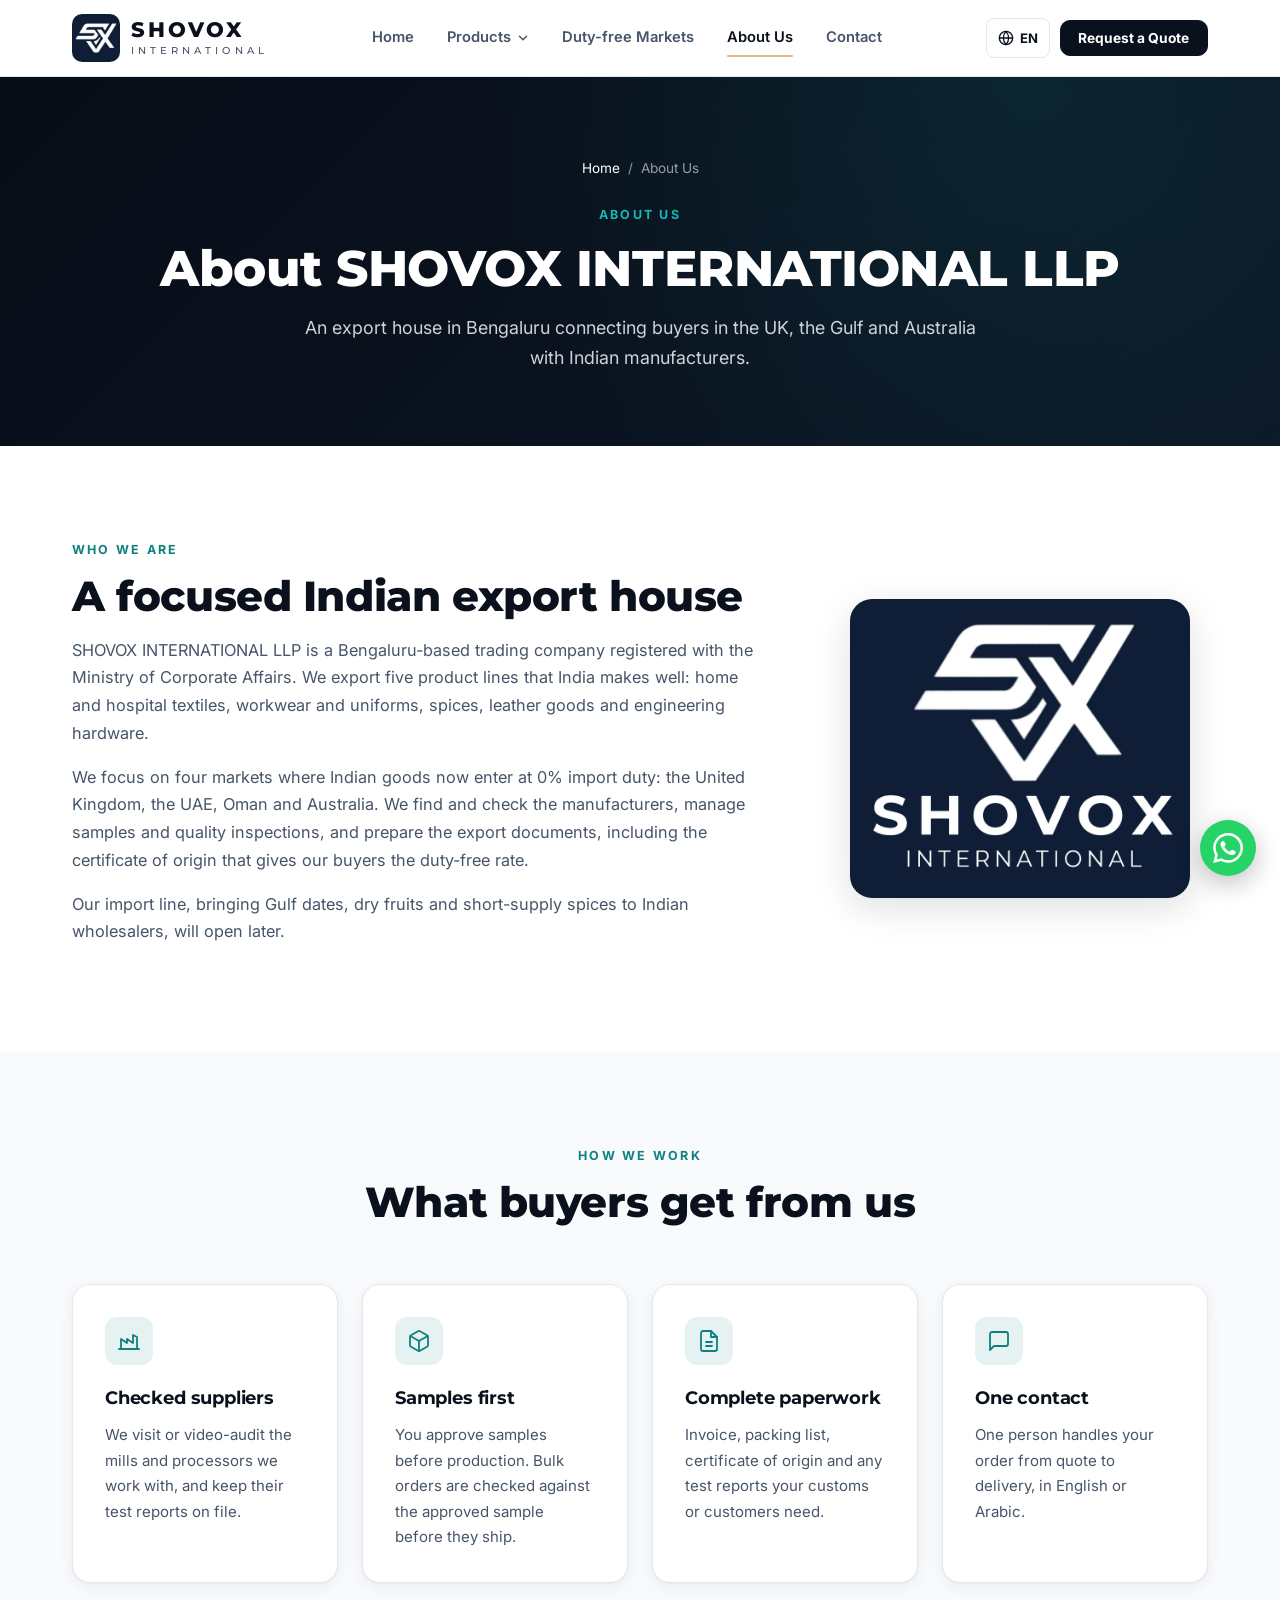
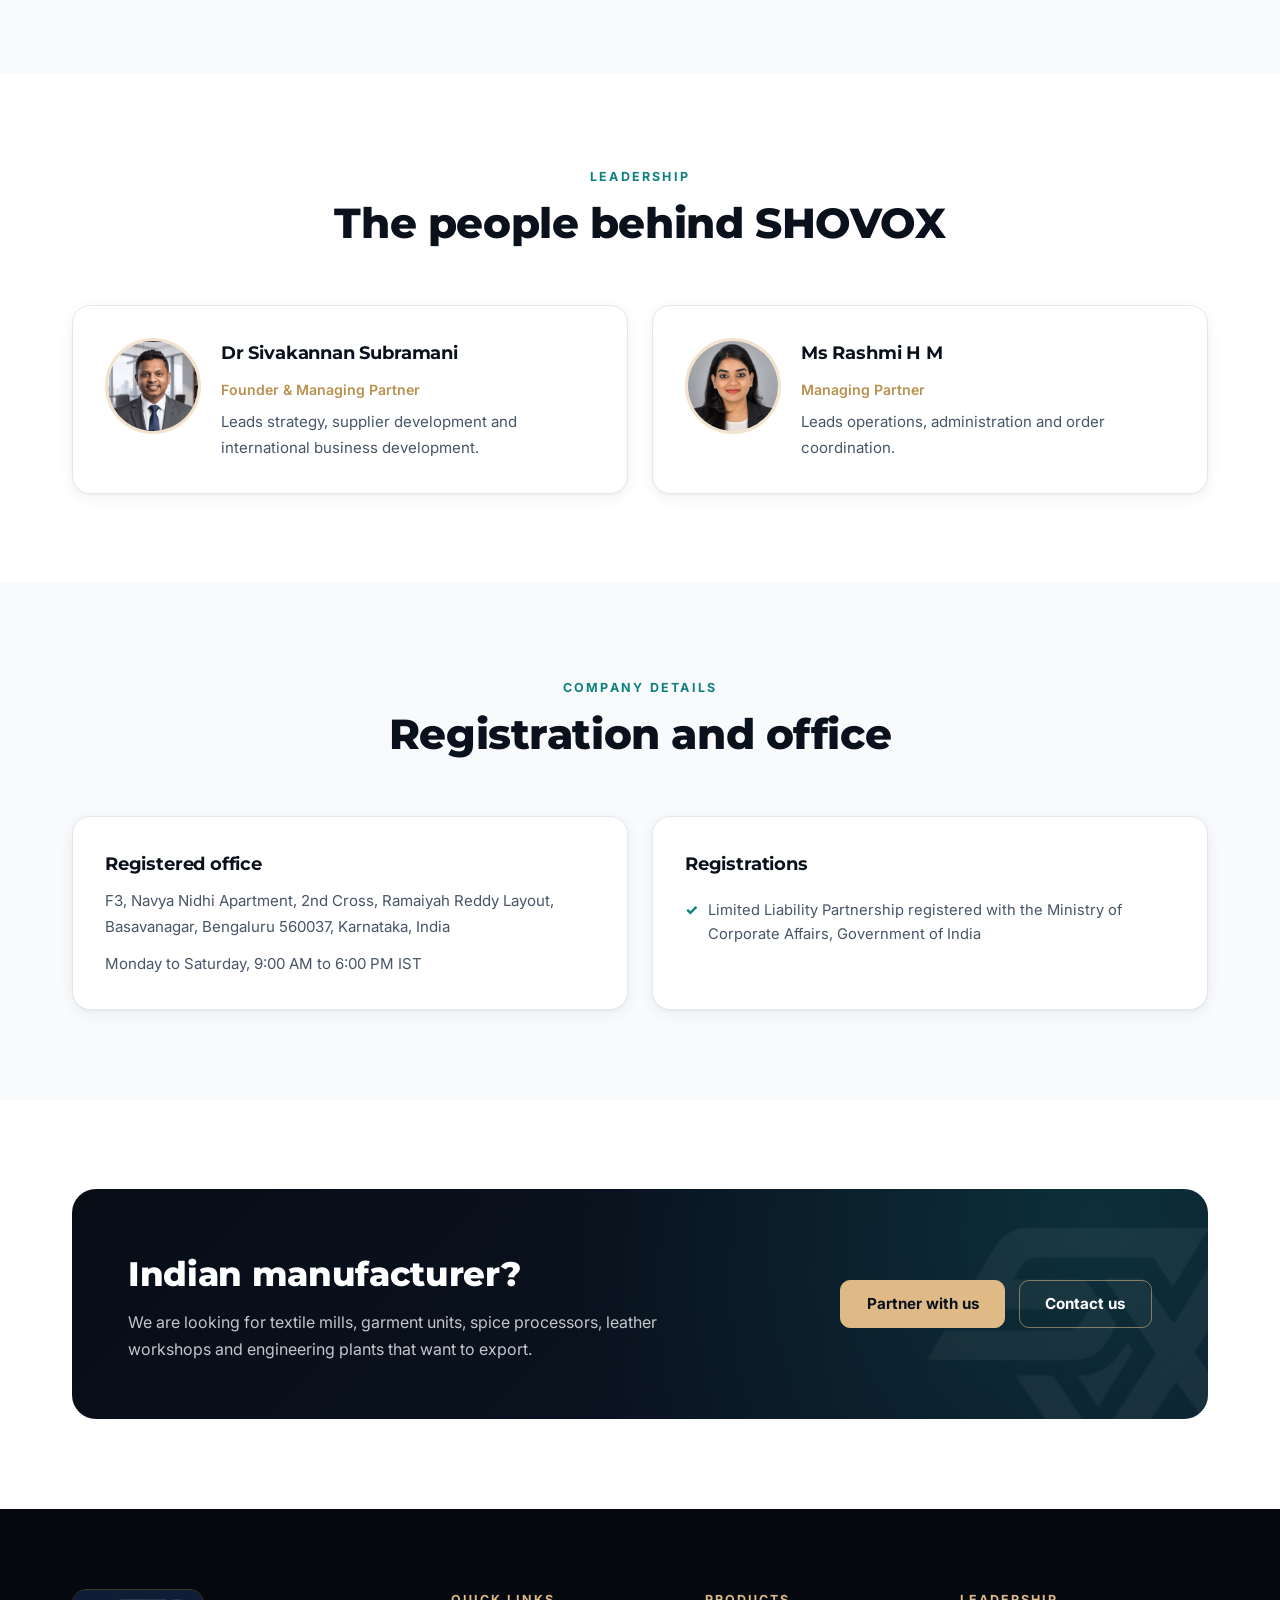
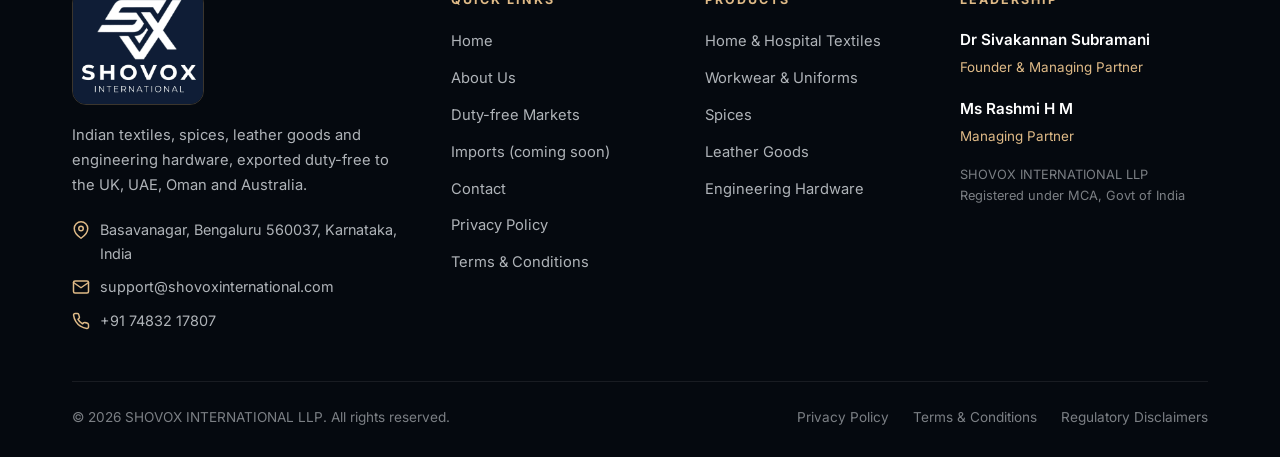
<file: about.html>
<!DOCTYPE html>
<html lang="en" dir="ltr">
<head>
  <meta charset="UTF-8">
  <meta name="viewport" content="width=device-width, initial-scale=1.0">
  <link rel="icon" href="favicon.ico" sizes="any">
  <link rel="icon" href="assets/favicon-32.png" type="image/png" sizes="32x32">
  <link rel="apple-touch-icon" href="assets/apple-touch-icon.png">
  <meta name="theme-color" content="#0a111c">
  <title>About SHOVOX INTERNATIONAL LLP — Indian Export House, Bengaluru</title>
  <meta name="description" content="SHOVOX INTERNATIONAL LLP is a Bengaluru export house supplying Indian textiles, workwear, spices, leather goods and engineering hardware duty-free to the UK, UAE, Oman and Australia.">
  <link rel="canonical" href="https://shovoxinternational.com/about.html">
  <meta property="og:title" content="About SHOVOX INTERNATIONAL LLP — Indian Export House, Bengaluru">
  <meta property="og:description" content="SHOVOX INTERNATIONAL LLP is a Bengaluru export house supplying Indian textiles, workwear, spices, leather goods and engineering hardware duty-free to the UK, UAE, Oman and Australia.">
  <meta property="og:type" content="website">
  <meta name="twitter:card" content="summary_large_image">
  <meta property="og:image" content="https://shovoxinternational.com/assets/og-image.jpg">
  <meta property="og:url" content="https://shovoxinternational.com/about.html">
  <meta property="og:locale" content="en_IN">
  <link rel="preconnect" href="https://fonts.googleapis.com">
  <link rel="preconnect" href="https://fonts.gstatic.com" crossorigin>
  <link href="https://fonts.googleapis.com/css2?family=Inter:wght@400;500;600;700;800&family=Montserrat:wght@500;600;700;800&display=swap" rel="stylesheet">
  <link rel="stylesheet" href="css/main.css?v=3">
</head>
<body>

  <a class="skip-link" href="#main-content">Skip to content</a>

  <!-- ============ SITE HEADER (shared) ============ -->
  <header class="navbar" id="navbar">
    <div class="container nav-inner">
      <a href="index.html" class="brand" aria-label="SHOVOX INTERNATIONAL LLP home">
        <img src="assets/shovox-mark.png" alt="" class="brand-mark" width="48" height="48">
        <span class="brand-text"><span class="brand-name">SHOVOX</span><span class="brand-sub">INTERNATIONAL</span></span>
      </a>
      <nav class="nav-main" aria-label="Main">
        <ul class="nav-links">
          <li><a href="index.html" data-i18n="nav.home">Home</a></li>
          <li class="has-dropdown">
            <button type="button" class="nav-drop-btn" aria-expanded="false" aria-controls="products-menu"><span data-i18n="nav.products">Products</span><svg viewBox="0 0 24 24" fill="none" stroke="currentColor" stroke-width="2.5" stroke-linecap="round" stroke-linejoin="round" aria-hidden="true"><path d="M6 9l6 6 6-6"/></svg></button>
            <ul class="dropdown-menu" id="products-menu">
            <li><a href="textiles.html"><span class="dd-title" data-i18n="nav.textiles">Home &amp; Hospital Textiles</span><span class="dd-desc" data-i18n="prod.textiles_desc">Bed linen, towels, hotel and hospital linen</span></a></li>
            <li><a href="workwear.html"><span class="dd-title" data-i18n="nav.workwear">Workwear &amp; Uniforms</span><span class="dd-desc" data-i18n="prod.workwear_desc">Scrubs, chef wear, coveralls, corporate uniforms</span></a></li>
            <li><a href="foods-spices.html"><span class="dd-title" data-i18n="nav.spices">Spices</span><span class="dd-desc" data-i18n="prod.spices_desc">Turmeric, chilli, cumin, coriander, blends and tea</span></a></li>
            <li><a href="leather.html"><span class="dd-title" data-i18n="nav.leather">Leather Goods</span><span class="dd-desc" data-i18n="prod.leather_desc">Bags, wallets, belts and gloves</span></a></li>
            <li><a href="engineering.html"><span class="dd-title" data-i18n="nav.engineering">Engineering Hardware</span><span class="dd-desc" data-i18n="prod.engineering_desc">Fasteners, hand tools, castings, machined parts</span></a></li>
            </ul>
          </li>
          <li><a href="markets.html" data-i18n="nav.markets">Duty-free Markets</a></li>
          <li><a href="about.html" data-i18n="nav.about">About Us</a></li>
          <li><a href="contact.html" data-i18n="nav.contact">Contact</a></li>
        </ul>
      </nav>
      <div class="nav-actions">
        <div class="lang-menu">
          <button type="button" class="lang-toggle" aria-expanded="false" aria-label="Change language"><svg viewBox="0 0 24 24" fill="none" stroke="currentColor" stroke-width="2" stroke-linecap="round" stroke-linejoin="round" aria-hidden="true"><circle cx="12" cy="12" r="10"/><path d="M2 12h20M12 2a15.3 15.3 0 0 1 4 10 15.3 15.3 0 0 1-4 10 15.3 15.3 0 0 1-4-10 15.3 15.3 0 0 1 4-10z"/></svg><span class="lang-current">EN</span></button>
          <div class="lang-list">
          <button type="button" class="lang-btn active" data-lang="en" lang="en">English</button>
          <button type="button" class="lang-btn" data-lang="ta" lang="ta">தமிழ்</button>
          <button type="button" class="lang-btn" data-lang="hi" lang="hi">हिंदी</button>
          <button type="button" class="lang-btn" data-lang="ar" lang="ar">العربية</button>
          <button type="button" class="lang-btn" data-lang="kn" lang="kn">ಕನ್ನಡ</button>
          </div>
        </div>
        <a href="contact.html" class="btn btn-navy btn-sm nav-cta" data-i18n="nav.enquire">Request a Quote</a>
        <button type="button" class="hamburger" id="hamburger" aria-label="Open menu" aria-expanded="false" aria-controls="mobileNav"><span></span><span></span><span></span></button>
      </div>
    </div>
  </header>

  <div class="mobile-nav" id="mobileNav" aria-hidden="true">
    <div class="mobile-nav-head">
      <a href="index.html" class="brand" aria-label="SHOVOX INTERNATIONAL LLP home">
        <img src="assets/shovox-mark.png" alt="" class="brand-mark" width="48" height="48">
        <span class="brand-text"><span class="brand-name">SHOVOX</span><span class="brand-sub">INTERNATIONAL</span></span>
      </a>
      <button type="button" class="mobile-nav-close" aria-label="Close menu">&times;</button>
    </div>
    <nav class="mobile-nav-links" aria-label="Mobile">
      <a href="index.html" data-i18n="nav.home">Home</a>
      <a href="textiles.html" data-i18n="nav.textiles">Home &amp; Hospital Textiles</a>
      <a href="workwear.html" data-i18n="nav.workwear">Workwear &amp; Uniforms</a>
      <a href="foods-spices.html" data-i18n="nav.spices">Spices</a>
      <a href="leather.html" data-i18n="nav.leather">Leather Goods</a>
      <a href="engineering.html" data-i18n="nav.engineering">Engineering Hardware</a>
      <a href="markets.html" data-i18n="nav.markets">Duty-free Markets</a>
      <a href="import-distribution.html" data-i18n="nav.imports">Imports (coming soon)</a>
      <a href="about.html" data-i18n="nav.about">About Us</a>
      <a href="contact.html" data-i18n="nav.contact">Contact</a>
    </nav>
    <div class="mobile-nav-label">Language</div>
    <div class="mobile-lang">
      <button type="button" class="lang-btn active" data-lang="en" lang="en">EN</button>
      <button type="button" class="lang-btn" data-lang="ta" lang="ta">தமிழ்</button>
      <button type="button" class="lang-btn" data-lang="hi" lang="hi">हिंदी</button>
      <button type="button" class="lang-btn" data-lang="ar" lang="ar">عربي</button>
      <button type="button" class="lang-btn" data-lang="kn" lang="kn">ಕನ್ನಡ</button>
    </div>
    <a href="contact.html" class="btn btn-navy" data-i18n="nav.enquire">Request a Quote</a>
  </div>
  <div id="main-content" tabindex="-1"></div>

  <section class="page-hero">
    <div class="container">
      <nav class="breadcrumb" aria-label="Breadcrumb"><a href="index.html" data-i18n="nav.home">Home</a><span class="breadcrumb-sep">/</span><span>About Us</span></nav>
      <span class="eyebrow">About us</span>
      <h1>About SHOVOX INTERNATIONAL LLP</h1>
      <p>An export house in Bengaluru connecting buyers in the UK, the Gulf and Australia with Indian manufacturers.</p>
    </div>
  </section>
  <section class="section">
    <div class="container">
      <div class="about-grid">
        <div>
          <span class="section-eyebrow">Who we are</span>
          <h2 class="section-title" style="text-align:start;">A focused Indian export house</h2>
          <p class="lead-p">SHOVOX INTERNATIONAL LLP is a Bengaluru-based trading company registered with the Ministry of Corporate Affairs. We export five product lines that India makes well: home and hospital textiles, workwear and uniforms, spices, leather goods and engineering hardware.</p>
          <p class="lead-p">We focus on four markets where Indian goods now enter at 0% import duty: the United Kingdom, the UAE, Oman and Australia. We find and check the manufacturers, manage samples and quality inspections, and prepare the export documents, including the certificate of origin that gives our buyers the duty-free rate.</p>
          <p class="lead-p">Our import line, bringing Gulf dates, dry fruits and short-supply spices to Indian wholesalers, will open later.</p>
        </div>
        <div class="about-logo"><img src="assets/shovox-logo.webp" alt="SHOVOX INTERNATIONAL logo" width="800" height="704" loading="lazy"></div>
      </div>
    </div>
  </section>
  <section class="section section-alt">
    <div class="container">
      <div class="section-header"><span class="section-eyebrow">How we work</span><h2 class="section-title">What buyers get from us</h2></div>
      <div class="grid-4">
        <div class="card"><div class="card-icon card-icon-teal"><svg viewBox="0 0 24 24" fill="none" stroke="currentColor" stroke-width="1.8" stroke-linecap="round" stroke-linejoin="round" aria-hidden="true"><path d="M2 20h20M4 20V10l6 4V10l6 4V6l4 2v12"/></svg></div><h3>Checked suppliers</h3><p>We visit or video-audit the mills and processors we work with, and keep their test reports on file.</p></div>
        <div class="card"><div class="card-icon card-icon-teal"><svg viewBox="0 0 24 24" fill="none" stroke="currentColor" stroke-width="1.8" stroke-linecap="round" stroke-linejoin="round" aria-hidden="true"><path d="M21 16V8a2 2 0 0 0-1-1.73l-7-4a2 2 0 0 0-2 0l-7 4A2 2 0 0 0 3 8v8a2 2 0 0 0 1 1.73l7 4a2 2 0 0 0 2 0l7-4A2 2 0 0 0 21 16z"/><path d="M3.27 6.96L12 12.01l8.73-5.05M12 22.08V12"/></svg></div><h3>Samples first</h3><p>You approve samples before production. Bulk orders are checked against the approved sample before they ship.</p></div>
        <div class="card"><div class="card-icon card-icon-teal"><svg viewBox="0 0 24 24" fill="none" stroke="currentColor" stroke-width="1.8" stroke-linecap="round" stroke-linejoin="round" aria-hidden="true"><path d="M14 2H6a2 2 0 0 0-2 2v16a2 2 0 0 0 2 2h12a2 2 0 0 0 2-2V8z"/><path d="M14 2v6h6M9 13h6M9 17h6"/></svg></div><h3>Complete paperwork</h3><p>Invoice, packing list, certificate of origin and any test reports your customs or customers need.</p></div>
        <div class="card"><div class="card-icon card-icon-teal"><svg viewBox="0 0 24 24" fill="none" stroke="currentColor" stroke-width="1.8" stroke-linecap="round" stroke-linejoin="round" aria-hidden="true"><path d="M21 15a2 2 0 0 1-2 2H7l-4 4V5a2 2 0 0 1 2-2h14a2 2 0 0 1 2 2z"/></svg></div><h3>One contact</h3><p>One person handles your order from quote to delivery, in English or Arabic.</p></div>
      </div>
    </div>
  </section>
  <section class="section">
    <div class="container">
      <div class="section-header"><span class="section-eyebrow">Leadership</span><h2 class="section-title">The people behind SHOVOX</h2></div>
      <div class="cards-grid-2">
        <div class="card leader-card"><img src="assets/sivakannan_subramani.jpg" alt="Dr Sivakannan Subramani" width="120" height="120" loading="lazy"><div><h3>Dr Sivakannan Subramani</h3><span class="leader-role" data-i18n="footer.founder">Founder &amp; Managing Partner</span><p>Leads strategy, supplier development and international business development.</p></div></div>
        <div class="card leader-card"><img src="assets/rashmi_hm.jpg" alt="Ms Rashmi H M" width="120" height="120" loading="lazy"><div><h3>Ms Rashmi H M</h3><span class="leader-role" data-i18n="footer.partner">Managing Partner</span><p>Leads operations, administration and order coordination.</p></div></div>
      </div>
    </div>
  </section>
  <section class="section section-alt">
    <div class="container">
      <div class="section-header"><span class="section-eyebrow">Company details</span><h2 class="section-title">Registration and office</h2></div>
      <div class="cards-grid-2">
        <div class="card"><h3>Registered office</h3><p>F3, Navya Nidhi Apartment, 2nd Cross, Ramaiyah Reddy Layout, Basavanagar, Bengaluru 560037, Karnataka, India</p><p style="margin-top:0.75rem;">Monday to Saturday, 9:00 AM to 6:00 PM IST</p></div>
        <div class="card"><h3>Registrations</h3><ul class="partner-list"><li><span class="check-icon">&#10003;</span><div>Limited Liability Partnership registered with the Ministry of Corporate Affairs, Government of India</div></li>
          <!-- REGISTRATIONS: when issued, add these two lines here (copy the <li> above):
          IEC (Importer Exporter Code): __________
          GSTIN: _______________ -->
        </ul></div>
      </div>
    </div>
  </section>
  <section class="section">
    <div class="container">
      <div class="cta-band">
        <div><h2>Indian manufacturer?</h2><p>We are looking for textile mills, garment units, spice processors, leather workshops and engineering plants that want to export.</p></div>
        <div class="actions"><a href="contact.html?category=Supplier" class="btn btn-gold">Partner with us</a><a href="contact.html" class="btn btn-outline">Contact us</a></div>
      </div>
    </div>
  </section>

  <!-- ============ SITE FOOTER (shared) ============ -->
  <footer class="footer">
    <div class="container">
      <div class="footer-grid">
        <div class="footer-brand">
          <a href="index.html" aria-label="SHOVOX INTERNATIONAL LLP home"><img src="assets/shovox-logo.webp" alt="SHOVOX INTERNATIONAL" class="footer-logo" width="132" height="116" loading="lazy"></a>
          <p>Indian textiles, spices, leather goods and engineering hardware, exported duty-free to the UK, UAE, Oman and Australia.</p>
          <ul class="footer-contact">
            <li><svg viewBox="0 0 24 24" fill="none" stroke="currentColor" stroke-width="2" stroke-linecap="round" stroke-linejoin="round" aria-hidden="true"><path d="M21 10c0 7-9 13-9 13s-9-6-9-13a9 9 0 0 1 18 0z"/><circle cx="12" cy="10" r="3"/></svg><span>Basavanagar, Bengaluru 560037, Karnataka, India</span></li>
            <li><svg viewBox="0 0 24 24" fill="none" stroke="currentColor" stroke-width="2" stroke-linecap="round" stroke-linejoin="round" aria-hidden="true"><rect x="2" y="4" width="20" height="16" rx="2"/><path d="M22 6l-10 7L2 6"/></svg><a href="mailto:support@shovoxinternational.com">support@shovoxinternational.com</a></li>
            <li><svg viewBox="0 0 24 24" fill="none" stroke="currentColor" stroke-width="2" stroke-linecap="round" stroke-linejoin="round" aria-hidden="true"><path d="M22 16.9v3a2 2 0 0 1-2.2 2 19.8 19.8 0 0 1-8.6-3.1 19.5 19.5 0 0 1-6-6A19.8 19.8 0 0 1 2.1 4.2 2 2 0 0 1 4.1 2h3a2 2 0 0 1 2 1.7c.1.9.4 1.8.7 2.7a2 2 0 0 1-.5 2.1L8 9.8a16 16 0 0 0 6 6l1.3-1.3a2 2 0 0 1 2.1-.4c.9.3 1.8.6 2.7.7a2 2 0 0 1 1.7 2z"/></svg><a href="tel:+917483217807">+91 74832 17807</a></li>
          </ul>
        </div>
        <div>
          <h4 data-i18n="footer.quick_links">Quick Links</h4>
          <ul class="footer-links">
            <li><a href="index.html" data-i18n="nav.home">Home</a></li>
            <li><a href="about.html" data-i18n="nav.about">About Us</a></li>
            <li><a href="markets.html" data-i18n="nav.markets">Duty-free Markets</a></li>
            <li><a href="import-distribution.html" data-i18n="nav.imports">Imports (coming soon)</a></li>
            <li><a href="contact.html" data-i18n="nav.contact">Contact</a></li>
            <li><a href="privacy.html" data-i18n="footer.privacy">Privacy Policy</a></li>
            <li><a href="terms.html" data-i18n="footer.terms">Terms &amp; Conditions</a></li>
          </ul>
        </div>
        <div>
          <h4 data-i18n="nav.products">Products</h4>
          <ul class="footer-links">
            <li><a href="textiles.html" data-i18n="nav.textiles">Home &amp; Hospital Textiles</a></li>
            <li><a href="workwear.html" data-i18n="nav.workwear">Workwear &amp; Uniforms</a></li>
            <li><a href="foods-spices.html" data-i18n="nav.spices">Spices</a></li>
            <li><a href="leather.html" data-i18n="nav.leather">Leather Goods</a></li>
            <li><a href="engineering.html" data-i18n="nav.engineering">Engineering Hardware</a></li>
          </ul>
        </div>
        <div>
          <h4 data-i18n="footer.leadership">Leadership</h4>
          <div class="footer-leader"><strong>Dr Sivakannan Subramani</strong><span data-i18n="footer.founder">Founder &amp; Managing Partner</span></div>
          <div class="footer-leader"><strong>Ms Rashmi H M</strong><span data-i18n="footer.partner">Managing Partner</span></div>
          <p class="footer-reg">SHOVOX INTERNATIONAL LLP<br>Registered under MCA, Govt of India</p>
          <!-- REGISTRATIONS: when the IEC and GSTIN are issued, replace this comment with
          <p class="footer-reg">IEC: __________ &middot; GSTIN: _______________</p> -->
        </div>
      </div>
      <div class="footer-bottom">
        <p>&copy; <span id="year">2026</span> <span data-i18n="footer.copyright">SHOVOX INTERNATIONAL LLP. All rights reserved.</span></p>
        <nav aria-label="Legal">
          <a href="privacy.html" data-i18n="footer.privacy">Privacy Policy</a>
          <a href="terms.html" data-i18n="footer.terms">Terms &amp; Conditions</a>
          <a href="terms.html#disclaimers">Regulatory Disclaimers</a>
        </nav>
      </div>
    </div>
  </footer>

  <a href="https://wa.me/917483217807" class="whatsapp-float" target="_blank" rel="noopener noreferrer" aria-label="Chat with us on WhatsApp"><svg viewBox="0 0 24 24" xmlns="http://www.w3.org/2000/svg" aria-hidden="true"><path d="M17.472 14.382c-.297-.149-1.758-.867-2.03-.967-.273-.099-.471-.148-.67.15-.197.297-.767.966-.94 1.164-.173.199-.347.223-.644.075-.297-.15-1.255-.463-2.39-1.475-.883-.788-1.48-1.761-1.653-2.059-.173-.297-.018-.458.13-.606.134-.133.298-.347.446-.52.149-.174.198-.298.298-.497.099-.198.05-.371-.025-.52-.075-.149-.669-1.612-.916-2.207-.242-.579-.487-.5-.669-.51-.173-.008-.371-.01-.57-.01-.198 0-.52.074-.792.372-.272.297-1.04 1.016-1.04 2.479 0 1.462 1.065 2.875 1.213 3.074.149.198 2.096 3.2 5.077 4.487.709.306 1.262.489 1.694.625.712.227 1.36.195 1.871.118.571-.085 1.758-.719 2.006-1.413.248-.694.248-1.289.173-1.413-.074-.124-.272-.198-.57-.347m-5.421 7.403h-.004a9.87 9.87 0 01-5.031-1.378l-.361-.214-3.741.982.998-3.648-.235-.374a9.86 9.86 0 01-1.51-5.26c.001-5.45 4.436-9.884 9.888-9.884 2.64 0 5.122 1.03 6.988 2.898a9.825 9.825 0 012.893 6.994c-.003 5.45-4.437 9.884-9.885 9.884m8.413-18.297A11.815 11.815 0 0012.05 0C5.495 0 .16 5.335.157 11.892c0 2.096.547 4.142 1.588 5.945L.057 24l6.305-1.654a11.882 11.882 0 005.683 1.448h.005c6.554 0 11.89-5.335 11.893-11.893a11.821 11.821 0 00-3.48-8.413z"/></svg></a>

  
  <script src="js/i18n.js?v=3"></script>
  <script src="js/nav.js?v=3"></script>
  <script src="js/forms.js?v=3"></script>
  <script>
    (function () {
      var p = new URLSearchParams(location.search).get('category');
      var s = document.getElementById('enquiry-category');
      if (p && s) { for (var i = 0; i < s.options.length; i++) { if (s.options[i].value.toLowerCase().indexOf(p.toLowerCase()) > -1) { s.selectedIndex = i; break; } } }
      document.querySelectorAll('[data-prefill]').forEach(function (a) {
        a.addEventListener('click', function () { var f = document.getElementById('enquiry-product'); if (f) f.value = a.getAttribute('data-prefill'); });
      });
    })();
  </script>
</body>
</html>
</file>
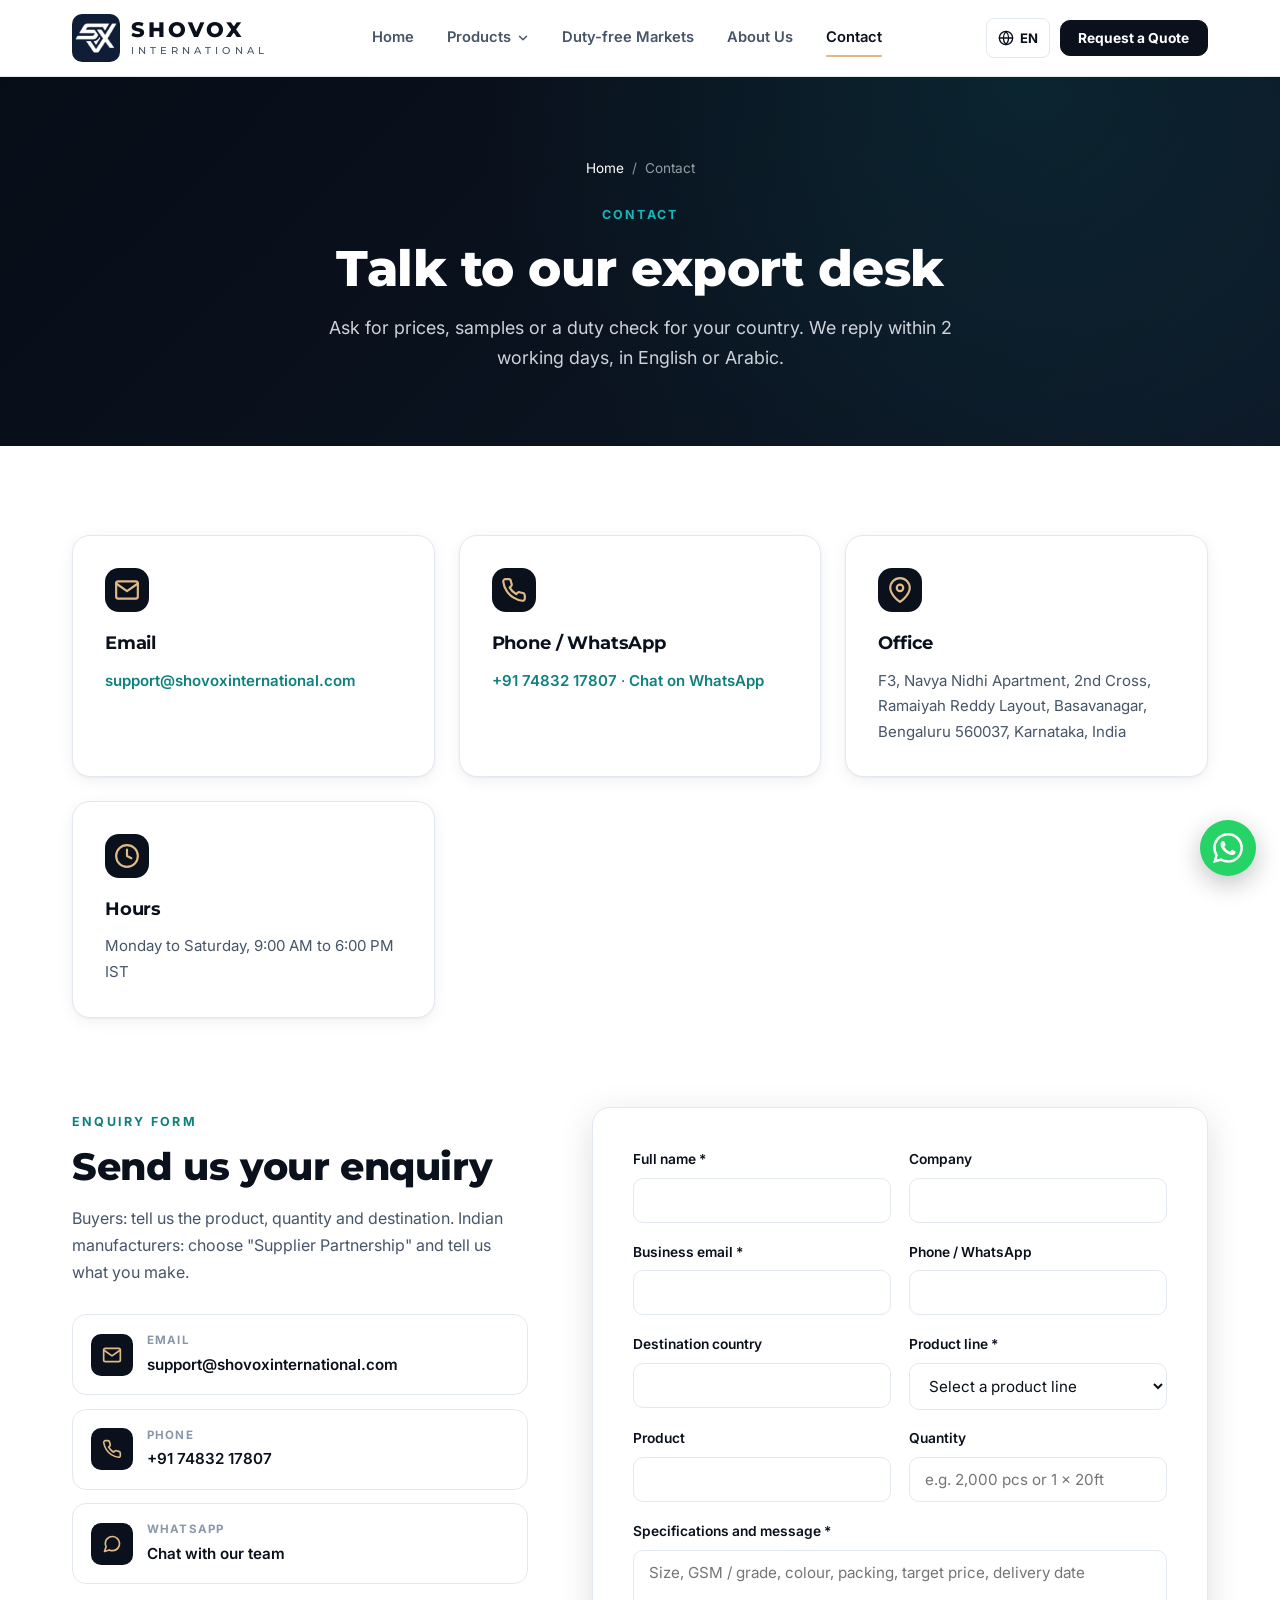
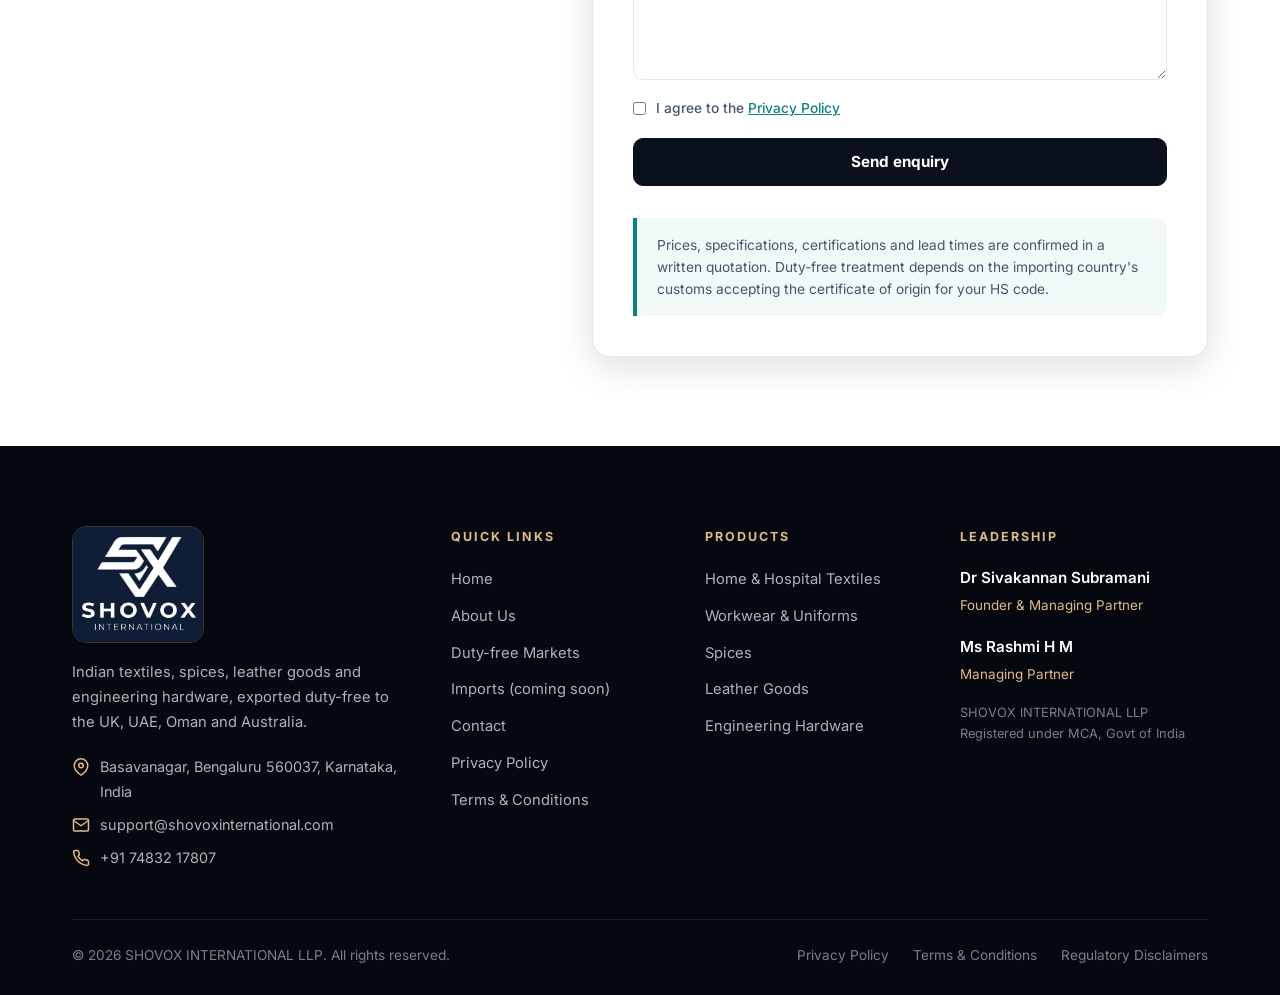
<file: contact.html>
<!DOCTYPE html>
<html lang="en" dir="ltr">
<head>
  <meta charset="UTF-8">
  <meta name="viewport" content="width=device-width, initial-scale=1.0">
  <link rel="icon" href="favicon.ico" sizes="any">
  <link rel="icon" href="assets/favicon-32.png" type="image/png" sizes="32x32">
  <link rel="apple-touch-icon" href="assets/apple-touch-icon.png">
  <meta name="theme-color" content="#0a111c">
  <title>Contact SHOVOX INTERNATIONAL — Export Enquiries, Samples, Quotes</title>
  <meta name="description" content="Contact SHOVOX INTERNATIONAL LLP, Bengaluru, for export quotes and samples of home textiles, workwear, spices, leather goods and engineering hardware.">
  <link rel="canonical" href="https://shovoxinternational.com/contact.html">
  <meta property="og:title" content="Contact SHOVOX INTERNATIONAL — Export Enquiries, Samples, Quotes">
  <meta property="og:description" content="Contact SHOVOX INTERNATIONAL LLP, Bengaluru, for export quotes and samples of home textiles, workwear, spices, leather goods and engineering hardware.">
  <meta property="og:type" content="website">
  <meta name="twitter:card" content="summary_large_image">
  <meta property="og:image" content="https://shovoxinternational.com/assets/og-image.jpg">
  <meta property="og:url" content="https://shovoxinternational.com/contact.html">
  <meta property="og:locale" content="en_IN">
  <link rel="preconnect" href="https://fonts.googleapis.com">
  <link rel="preconnect" href="https://fonts.gstatic.com" crossorigin>
  <link href="https://fonts.googleapis.com/css2?family=Inter:wght@400;500;600;700;800&family=Montserrat:wght@500;600;700;800&display=swap" rel="stylesheet">
  <link rel="stylesheet" href="css/main.css?v=3">
</head>
<body>

  <a class="skip-link" href="#main-content">Skip to content</a>

  <!-- ============ SITE HEADER (shared) ============ -->
  <header class="navbar" id="navbar">
    <div class="container nav-inner">
      <a href="index.html" class="brand" aria-label="SHOVOX INTERNATIONAL LLP home">
        <img src="assets/shovox-mark.png" alt="" class="brand-mark" width="48" height="48">
        <span class="brand-text"><span class="brand-name">SHOVOX</span><span class="brand-sub">INTERNATIONAL</span></span>
      </a>
      <nav class="nav-main" aria-label="Main">
        <ul class="nav-links">
          <li><a href="index.html" data-i18n="nav.home">Home</a></li>
          <li class="has-dropdown">
            <button type="button" class="nav-drop-btn" aria-expanded="false" aria-controls="products-menu"><span data-i18n="nav.products">Products</span><svg viewBox="0 0 24 24" fill="none" stroke="currentColor" stroke-width="2.5" stroke-linecap="round" stroke-linejoin="round" aria-hidden="true"><path d="M6 9l6 6 6-6"/></svg></button>
            <ul class="dropdown-menu" id="products-menu">
            <li><a href="textiles.html"><span class="dd-title" data-i18n="nav.textiles">Home &amp; Hospital Textiles</span><span class="dd-desc" data-i18n="prod.textiles_desc">Bed linen, towels, hotel and hospital linen</span></a></li>
            <li><a href="workwear.html"><span class="dd-title" data-i18n="nav.workwear">Workwear &amp; Uniforms</span><span class="dd-desc" data-i18n="prod.workwear_desc">Scrubs, chef wear, coveralls, corporate uniforms</span></a></li>
            <li><a href="foods-spices.html"><span class="dd-title" data-i18n="nav.spices">Spices</span><span class="dd-desc" data-i18n="prod.spices_desc">Turmeric, chilli, cumin, coriander, blends and tea</span></a></li>
            <li><a href="leather.html"><span class="dd-title" data-i18n="nav.leather">Leather Goods</span><span class="dd-desc" data-i18n="prod.leather_desc">Bags, wallets, belts and gloves</span></a></li>
            <li><a href="engineering.html"><span class="dd-title" data-i18n="nav.engineering">Engineering Hardware</span><span class="dd-desc" data-i18n="prod.engineering_desc">Fasteners, hand tools, castings, machined parts</span></a></li>
            </ul>
          </li>
          <li><a href="markets.html" data-i18n="nav.markets">Duty-free Markets</a></li>
          <li><a href="about.html" data-i18n="nav.about">About Us</a></li>
          <li><a href="contact.html" data-i18n="nav.contact">Contact</a></li>
        </ul>
      </nav>
      <div class="nav-actions">
        <div class="lang-menu">
          <button type="button" class="lang-toggle" aria-expanded="false" aria-label="Change language"><svg viewBox="0 0 24 24" fill="none" stroke="currentColor" stroke-width="2" stroke-linecap="round" stroke-linejoin="round" aria-hidden="true"><circle cx="12" cy="12" r="10"/><path d="M2 12h20M12 2a15.3 15.3 0 0 1 4 10 15.3 15.3 0 0 1-4 10 15.3 15.3 0 0 1-4-10 15.3 15.3 0 0 1 4-10z"/></svg><span class="lang-current">EN</span></button>
          <div class="lang-list">
          <button type="button" class="lang-btn active" data-lang="en" lang="en">English</button>
          <button type="button" class="lang-btn" data-lang="ta" lang="ta">தமிழ்</button>
          <button type="button" class="lang-btn" data-lang="hi" lang="hi">हिंदी</button>
          <button type="button" class="lang-btn" data-lang="ar" lang="ar">العربية</button>
          <button type="button" class="lang-btn" data-lang="kn" lang="kn">ಕನ್ನಡ</button>
          </div>
        </div>
        <a href="contact.html" class="btn btn-navy btn-sm nav-cta" data-i18n="nav.enquire">Request a Quote</a>
        <button type="button" class="hamburger" id="hamburger" aria-label="Open menu" aria-expanded="false" aria-controls="mobileNav"><span></span><span></span><span></span></button>
      </div>
    </div>
  </header>

  <div class="mobile-nav" id="mobileNav" aria-hidden="true">
    <div class="mobile-nav-head">
      <a href="index.html" class="brand" aria-label="SHOVOX INTERNATIONAL LLP home">
        <img src="assets/shovox-mark.png" alt="" class="brand-mark" width="48" height="48">
        <span class="brand-text"><span class="brand-name">SHOVOX</span><span class="brand-sub">INTERNATIONAL</span></span>
      </a>
      <button type="button" class="mobile-nav-close" aria-label="Close menu">&times;</button>
    </div>
    <nav class="mobile-nav-links" aria-label="Mobile">
      <a href="index.html" data-i18n="nav.home">Home</a>
      <a href="textiles.html" data-i18n="nav.textiles">Home &amp; Hospital Textiles</a>
      <a href="workwear.html" data-i18n="nav.workwear">Workwear &amp; Uniforms</a>
      <a href="foods-spices.html" data-i18n="nav.spices">Spices</a>
      <a href="leather.html" data-i18n="nav.leather">Leather Goods</a>
      <a href="engineering.html" data-i18n="nav.engineering">Engineering Hardware</a>
      <a href="markets.html" data-i18n="nav.markets">Duty-free Markets</a>
      <a href="import-distribution.html" data-i18n="nav.imports">Imports (coming soon)</a>
      <a href="about.html" data-i18n="nav.about">About Us</a>
      <a href="contact.html" data-i18n="nav.contact">Contact</a>
    </nav>
    <div class="mobile-nav-label">Language</div>
    <div class="mobile-lang">
      <button type="button" class="lang-btn active" data-lang="en" lang="en">EN</button>
      <button type="button" class="lang-btn" data-lang="ta" lang="ta">தமிழ்</button>
      <button type="button" class="lang-btn" data-lang="hi" lang="hi">हिंदी</button>
      <button type="button" class="lang-btn" data-lang="ar" lang="ar">عربي</button>
      <button type="button" class="lang-btn" data-lang="kn" lang="kn">ಕನ್ನಡ</button>
    </div>
    <a href="contact.html" class="btn btn-navy" data-i18n="nav.enquire">Request a Quote</a>
  </div>
  <div id="main-content" tabindex="-1"></div>

  <section class="page-hero">
    <div class="container">
      <nav class="breadcrumb" aria-label="Breadcrumb"><a href="index.html" data-i18n="nav.home">Home</a><span class="breadcrumb-sep">/</span><span>Contact</span></nav>
      <span class="eyebrow">Contact</span>
      <h1>Talk to our export desk</h1>
      <p>Ask for prices, samples or a duty check for your country. We reply within 2 working days, in English or Arabic.</p>
    </div>
  </section>
  <section class="section" style="padding-bottom:0;">
    <div class="container"><div class="cards-grid"><div class="card contact-card"><div class="icon-tile"><svg viewBox="0 0 24 24" fill="none" stroke="currentColor" stroke-width="2" stroke-linecap="round" stroke-linejoin="round" aria-hidden="true"><rect x="2" y="4" width="20" height="16" rx="2"/><path d="M22 6l-10 7L2 6"/></svg></div><h3>Email</h3><p><a href="mailto:support@shovoxinternational.com">support@shovoxinternational.com</a></p></div><div class="card contact-card"><div class="icon-tile"><svg viewBox="0 0 24 24" fill="none" stroke="currentColor" stroke-width="2" stroke-linecap="round" stroke-linejoin="round" aria-hidden="true"><path d="M22 16.9v3a2 2 0 0 1-2.2 2 19.8 19.8 0 0 1-8.6-3.1 19.5 19.5 0 0 1-6-6A19.8 19.8 0 0 1 2.1 4.2 2 2 0 0 1 4.1 2h3a2 2 0 0 1 2 1.7c.1.9.4 1.8.7 2.7a2 2 0 0 1-.5 2.1L8 9.8a16 16 0 0 0 6 6l1.3-1.3a2 2 0 0 1 2.1-.4c.9.3 1.8.6 2.7.7a2 2 0 0 1 1.7 2z"/></svg></div><h3>Phone / WhatsApp</h3><p><a href="tel:+917483217807">+91 74832 17807</a> · <a href="https://wa.me/917483217807" target="_blank" rel="noopener noreferrer">Chat on WhatsApp</a></p></div><div class="card contact-card"><div class="icon-tile"><svg viewBox="0 0 24 24" fill="none" stroke="currentColor" stroke-width="2" stroke-linecap="round" stroke-linejoin="round" aria-hidden="true"><path d="M21 10c0 7-9 13-9 13s-9-6-9-13a9 9 0 0 1 18 0z"/><circle cx="12" cy="10" r="3"/></svg></div><h3>Office</h3><p>F3, Navya Nidhi Apartment, 2nd Cross, Ramaiyah Reddy Layout, Basavanagar, Bengaluru 560037, Karnataka, India</p></div><div class="card contact-card"><div class="icon-tile"><svg viewBox="0 0 24 24" fill="none" stroke="currentColor" stroke-width="2" stroke-linecap="round" stroke-linejoin="round" aria-hidden="true"><circle cx="12" cy="12" r="10"/><path d="M12 6v6l4 2"/></svg></div><h3>Hours</h3><p>Monday to Saturday, 9:00 AM to 6:00 PM IST</p></div></div></div>
  </section>
  <section class="section" id="enquiry">
    <div class="container">
      <div class="enquiry-layout">
        <div class="enquiry-aside">
          <span class="section-eyebrow">Enquiry form</span>
          <h2>Send us your enquiry</h2>
          <p>Buyers: tell us the product, quantity and destination. Indian manufacturers: choose "Supplier Partnership" and tell us what you make.</p>
          <div class="contact-tiles">
            <a class="contact-tile" href="mailto:support@shovoxinternational.com"><div class="icon-tile"><svg viewBox="0 0 24 24" fill="none" stroke="currentColor" stroke-width="2" stroke-linecap="round" stroke-linejoin="round" aria-hidden="true"><rect x="2" y="4" width="20" height="16" rx="2"/><path d="M22 6l-10 7L2 6"/></svg></div><div><small>Email</small><span>support@shovoxinternational.com</span></div></a>
            <a class="contact-tile" href="tel:+917483217807"><div class="icon-tile"><svg viewBox="0 0 24 24" fill="none" stroke="currentColor" stroke-width="2" stroke-linecap="round" stroke-linejoin="round" aria-hidden="true"><path d="M22 16.9v3a2 2 0 0 1-2.2 2 19.8 19.8 0 0 1-8.6-3.1 19.5 19.5 0 0 1-6-6A19.8 19.8 0 0 1 2.1 4.2 2 2 0 0 1 4.1 2h3a2 2 0 0 1 2 1.7c.1.9.4 1.8.7 2.7a2 2 0 0 1-.5 2.1L8 9.8a16 16 0 0 0 6 6l1.3-1.3a2 2 0 0 1 2.1-.4c.9.3 1.8.6 2.7.7a2 2 0 0 1 1.7 2z"/></svg></div><div><small>Phone</small><span>+91 74832 17807</span></div></a>
            <a class="contact-tile" href="https://wa.me/917483217807" target="_blank" rel="noopener noreferrer"><div class="icon-tile"><svg viewBox="0 0 24 24" fill="none" stroke="currentColor" stroke-width="2" stroke-linecap="round" stroke-linejoin="round" aria-hidden="true"><path d="M21 11.5a8.38 8.38 0 0 1-.9 3.8 8.5 8.5 0 0 1-7.6 4.7 8.38 8.38 0 0 1-3.8-.9L3 21l1.9-5.7a8.38 8.38 0 0 1-.9-3.8 8.5 8.5 0 0 1 4.7-7.6 8.38 8.38 0 0 1 3.8-.9h.5a8.48 8.48 0 0 1 8 8v.5z"/></svg></div><div><small>WhatsApp</small><span>Chat with our team</span></div></a>
          </div>
        </div>
        <div class="form-card">
          <form class="shovox-form" action="https://script.google.com/macros/s/AKfycbxxUDGWA-JM6zcIXuf46Ka6LhGzbyiuyipN-qLfD_dom-FyOrjXkCnrka40PyDIkesjHA/exec" method="POST" novalidate>
            <div class="form-grid">
              <div class="form-group"><label for="enquiry-name">Full name *</label><input type="text" id="enquiry-name" name="name" required autocomplete="name"></div>
              <div class="form-group"><label for="enquiry-company">Company</label><input type="text" id="enquiry-company" name="company" autocomplete="organization"></div>
              <div class="form-group"><label for="enquiry-email">Business email *</label><input type="email" id="enquiry-email" name="email" required autocomplete="email"></div>
              <div class="form-group"><label for="enquiry-phone">Phone / WhatsApp</label><input type="tel" id="enquiry-phone" name="phone" autocomplete="tel"></div>
              <div class="form-group"><label for="enquiry-country">Destination country</label><input type="text" id="enquiry-country" name="country" autocomplete="country-name" list="country-list"><datalist id="country-list"><option value="United Kingdom"><option value="United Arab Emirates"><option value="Oman"><option value="Australia"></datalist></div>
              <div class="form-group"><label for="enquiry-category">Product line *</label><select id="enquiry-category" name="category" required><option value="">Select a product line</option><option value="Home & Hospital Textiles">Home &amp; Hospital Textiles</option><option value="Workwear & Uniforms">Workwear &amp; Uniforms</option><option value="Spices">Spices</option><option value="Leather Goods">Leather Goods</option><option value="Engineering Hardware">Engineering Hardware</option><option value="Supplier Partnership">Supplier Partnership</option><option value="Imports (register interest)">Imports (register interest)</option><option value="General">General</option></select></div>
              <div class="form-group"><label for="enquiry-product">Product</label><input type="text" id="enquiry-product" name="product"></div>
              <div class="form-group"><label for="enquiry-quantity">Quantity</label><input type="text" id="enquiry-quantity" name="quantity" placeholder="e.g. 2,000 pcs or 1 x 20ft"></div>
              <div class="form-group full"><label for="enquiry-message">Specifications and message *</label><textarea id="enquiry-message" name="message" required placeholder="Size, GSM / grade, colour, packing, target price, delivery date"></textarea></div>
              <div class="form-group full"><label style="display:flex;align-items:flex-start;gap:0.65rem;cursor:pointer;font-weight:500;color:var(--text-muted);"><input type="checkbox" name="privacy_consent" value="yes" required style="margin-top:0.3rem;"><span>I agree to the <a href="privacy.html" style="color:var(--teal);text-decoration:underline;">Privacy Policy</a></span></label></div>
              <div class="form-group full"><button type="submit" class="btn btn-navy" style="width:100%;">Send enquiry</button></div>
            </div>
            <div class="form-success" role="status">Thank you for your enquiry. We will reply within 2 working days.</div>
            <div class="form-error" role="alert">Something went wrong. Please email support@shovoxinternational.com</div>
          </form>
          <div class="disclaimer">Prices, specifications, certifications and lead times are confirmed in a written quotation. Duty-free treatment depends on the importing country's customs accepting the certificate of origin for your HS code.</div>
        </div>
      </div>
    </div>
  </section>

  <!-- ============ SITE FOOTER (shared) ============ -->
  <footer class="footer">
    <div class="container">
      <div class="footer-grid">
        <div class="footer-brand">
          <a href="index.html" aria-label="SHOVOX INTERNATIONAL LLP home"><img src="assets/shovox-logo.webp" alt="SHOVOX INTERNATIONAL" class="footer-logo" width="132" height="116" loading="lazy"></a>
          <p>Indian textiles, spices, leather goods and engineering hardware, exported duty-free to the UK, UAE, Oman and Australia.</p>
          <ul class="footer-contact">
            <li><svg viewBox="0 0 24 24" fill="none" stroke="currentColor" stroke-width="2" stroke-linecap="round" stroke-linejoin="round" aria-hidden="true"><path d="M21 10c0 7-9 13-9 13s-9-6-9-13a9 9 0 0 1 18 0z"/><circle cx="12" cy="10" r="3"/></svg><span>Basavanagar, Bengaluru 560037, Karnataka, India</span></li>
            <li><svg viewBox="0 0 24 24" fill="none" stroke="currentColor" stroke-width="2" stroke-linecap="round" stroke-linejoin="round" aria-hidden="true"><rect x="2" y="4" width="20" height="16" rx="2"/><path d="M22 6l-10 7L2 6"/></svg><a href="mailto:support@shovoxinternational.com">support@shovoxinternational.com</a></li>
            <li><svg viewBox="0 0 24 24" fill="none" stroke="currentColor" stroke-width="2" stroke-linecap="round" stroke-linejoin="round" aria-hidden="true"><path d="M22 16.9v3a2 2 0 0 1-2.2 2 19.8 19.8 0 0 1-8.6-3.1 19.5 19.5 0 0 1-6-6A19.8 19.8 0 0 1 2.1 4.2 2 2 0 0 1 4.1 2h3a2 2 0 0 1 2 1.7c.1.9.4 1.8.7 2.7a2 2 0 0 1-.5 2.1L8 9.8a16 16 0 0 0 6 6l1.3-1.3a2 2 0 0 1 2.1-.4c.9.3 1.8.6 2.7.7a2 2 0 0 1 1.7 2z"/></svg><a href="tel:+917483217807">+91 74832 17807</a></li>
          </ul>
        </div>
        <div>
          <h4 data-i18n="footer.quick_links">Quick Links</h4>
          <ul class="footer-links">
            <li><a href="index.html" data-i18n="nav.home">Home</a></li>
            <li><a href="about.html" data-i18n="nav.about">About Us</a></li>
            <li><a href="markets.html" data-i18n="nav.markets">Duty-free Markets</a></li>
            <li><a href="import-distribution.html" data-i18n="nav.imports">Imports (coming soon)</a></li>
            <li><a href="contact.html" data-i18n="nav.contact">Contact</a></li>
            <li><a href="privacy.html" data-i18n="footer.privacy">Privacy Policy</a></li>
            <li><a href="terms.html" data-i18n="footer.terms">Terms &amp; Conditions</a></li>
          </ul>
        </div>
        <div>
          <h4 data-i18n="nav.products">Products</h4>
          <ul class="footer-links">
            <li><a href="textiles.html" data-i18n="nav.textiles">Home &amp; Hospital Textiles</a></li>
            <li><a href="workwear.html" data-i18n="nav.workwear">Workwear &amp; Uniforms</a></li>
            <li><a href="foods-spices.html" data-i18n="nav.spices">Spices</a></li>
            <li><a href="leather.html" data-i18n="nav.leather">Leather Goods</a></li>
            <li><a href="engineering.html" data-i18n="nav.engineering">Engineering Hardware</a></li>
          </ul>
        </div>
        <div>
          <h4 data-i18n="footer.leadership">Leadership</h4>
          <div class="footer-leader"><strong>Dr Sivakannan Subramani</strong><span data-i18n="footer.founder">Founder &amp; Managing Partner</span></div>
          <div class="footer-leader"><strong>Ms Rashmi H M</strong><span data-i18n="footer.partner">Managing Partner</span></div>
          <p class="footer-reg">SHOVOX INTERNATIONAL LLP<br>Registered under MCA, Govt of India</p>
          <!-- REGISTRATIONS: when the IEC and GSTIN are issued, replace this comment with
          <p class="footer-reg">IEC: __________ &middot; GSTIN: _______________</p> -->
        </div>
      </div>
      <div class="footer-bottom">
        <p>&copy; <span id="year">2026</span> <span data-i18n="footer.copyright">SHOVOX INTERNATIONAL LLP. All rights reserved.</span></p>
        <nav aria-label="Legal">
          <a href="privacy.html" data-i18n="footer.privacy">Privacy Policy</a>
          <a href="terms.html" data-i18n="footer.terms">Terms &amp; Conditions</a>
          <a href="terms.html#disclaimers">Regulatory Disclaimers</a>
        </nav>
      </div>
    </div>
  </footer>

  <a href="https://wa.me/917483217807" class="whatsapp-float" target="_blank" rel="noopener noreferrer" aria-label="Chat with us on WhatsApp"><svg viewBox="0 0 24 24" xmlns="http://www.w3.org/2000/svg" aria-hidden="true"><path d="M17.472 14.382c-.297-.149-1.758-.867-2.03-.967-.273-.099-.471-.148-.67.15-.197.297-.767.966-.94 1.164-.173.199-.347.223-.644.075-.297-.15-1.255-.463-2.39-1.475-.883-.788-1.48-1.761-1.653-2.059-.173-.297-.018-.458.13-.606.134-.133.298-.347.446-.52.149-.174.198-.298.298-.497.099-.198.05-.371-.025-.52-.075-.149-.669-1.612-.916-2.207-.242-.579-.487-.5-.669-.51-.173-.008-.371-.01-.57-.01-.198 0-.52.074-.792.372-.272.297-1.04 1.016-1.04 2.479 0 1.462 1.065 2.875 1.213 3.074.149.198 2.096 3.2 5.077 4.487.709.306 1.262.489 1.694.625.712.227 1.36.195 1.871.118.571-.085 1.758-.719 2.006-1.413.248-.694.248-1.289.173-1.413-.074-.124-.272-.198-.57-.347m-5.421 7.403h-.004a9.87 9.87 0 01-5.031-1.378l-.361-.214-3.741.982.998-3.648-.235-.374a9.86 9.86 0 01-1.51-5.26c.001-5.45 4.436-9.884 9.888-9.884 2.64 0 5.122 1.03 6.988 2.898a9.825 9.825 0 012.893 6.994c-.003 5.45-4.437 9.884-9.885 9.884m8.413-18.297A11.815 11.815 0 0012.05 0C5.495 0 .16 5.335.157 11.892c0 2.096.547 4.142 1.588 5.945L.057 24l6.305-1.654a11.882 11.882 0 005.683 1.448h.005c6.554 0 11.89-5.335 11.893-11.893a11.821 11.821 0 00-3.48-8.413z"/></svg></a>

  
  <script src="js/i18n.js?v=3"></script>
  <script src="js/nav.js?v=3"></script>
  <script src="js/forms.js?v=3"></script>
  <script>
    (function () {
      var p = new URLSearchParams(location.search).get('category');
      var s = document.getElementById('enquiry-category');
      if (p && s) { for (var i = 0; i < s.options.length; i++) { if (s.options[i].value.toLowerCase().indexOf(p.toLowerCase()) > -1) { s.selectedIndex = i; break; } } }
      document.querySelectorAll('[data-prefill]').forEach(function (a) {
        a.addEventListener('click', function () { var f = document.getElementById('enquiry-product'); if (f) f.value = a.getAttribute('data-prefill'); });
      });
    })();
  </script>
</body>
</html>
</file>
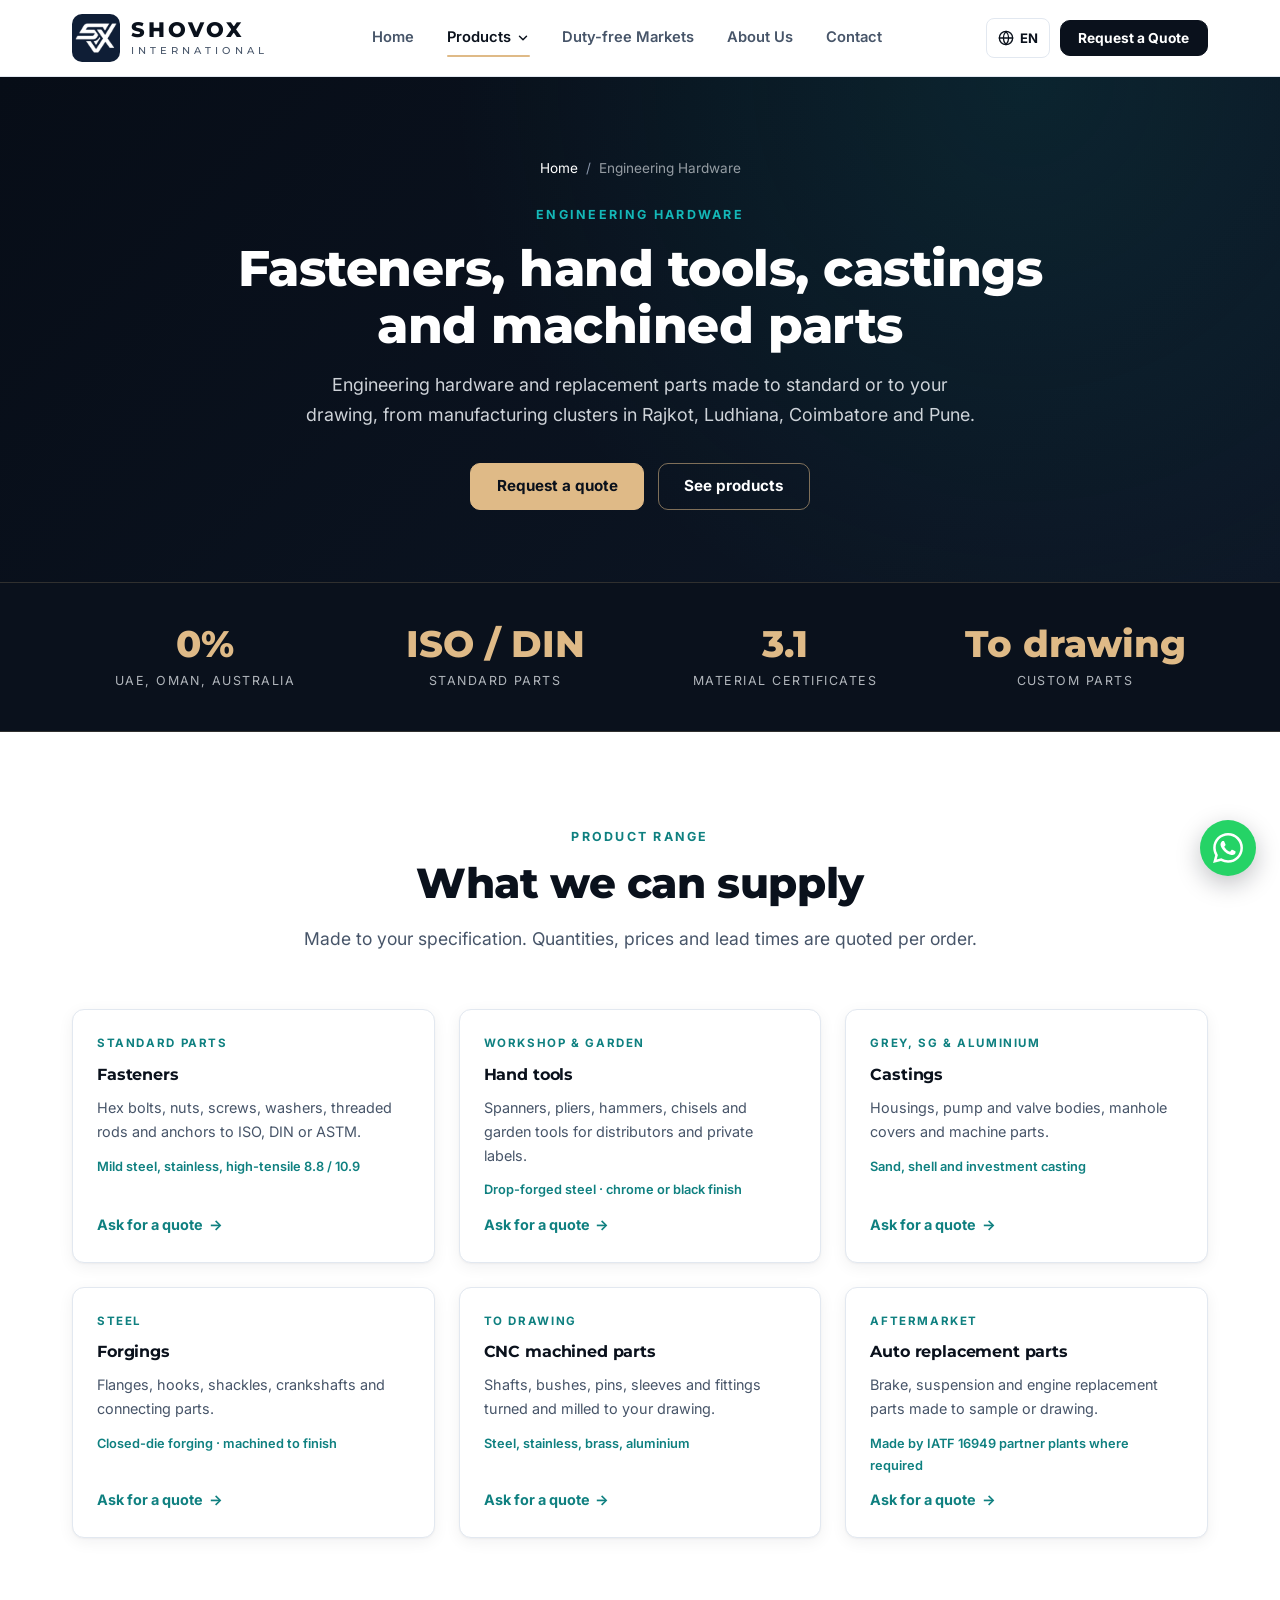
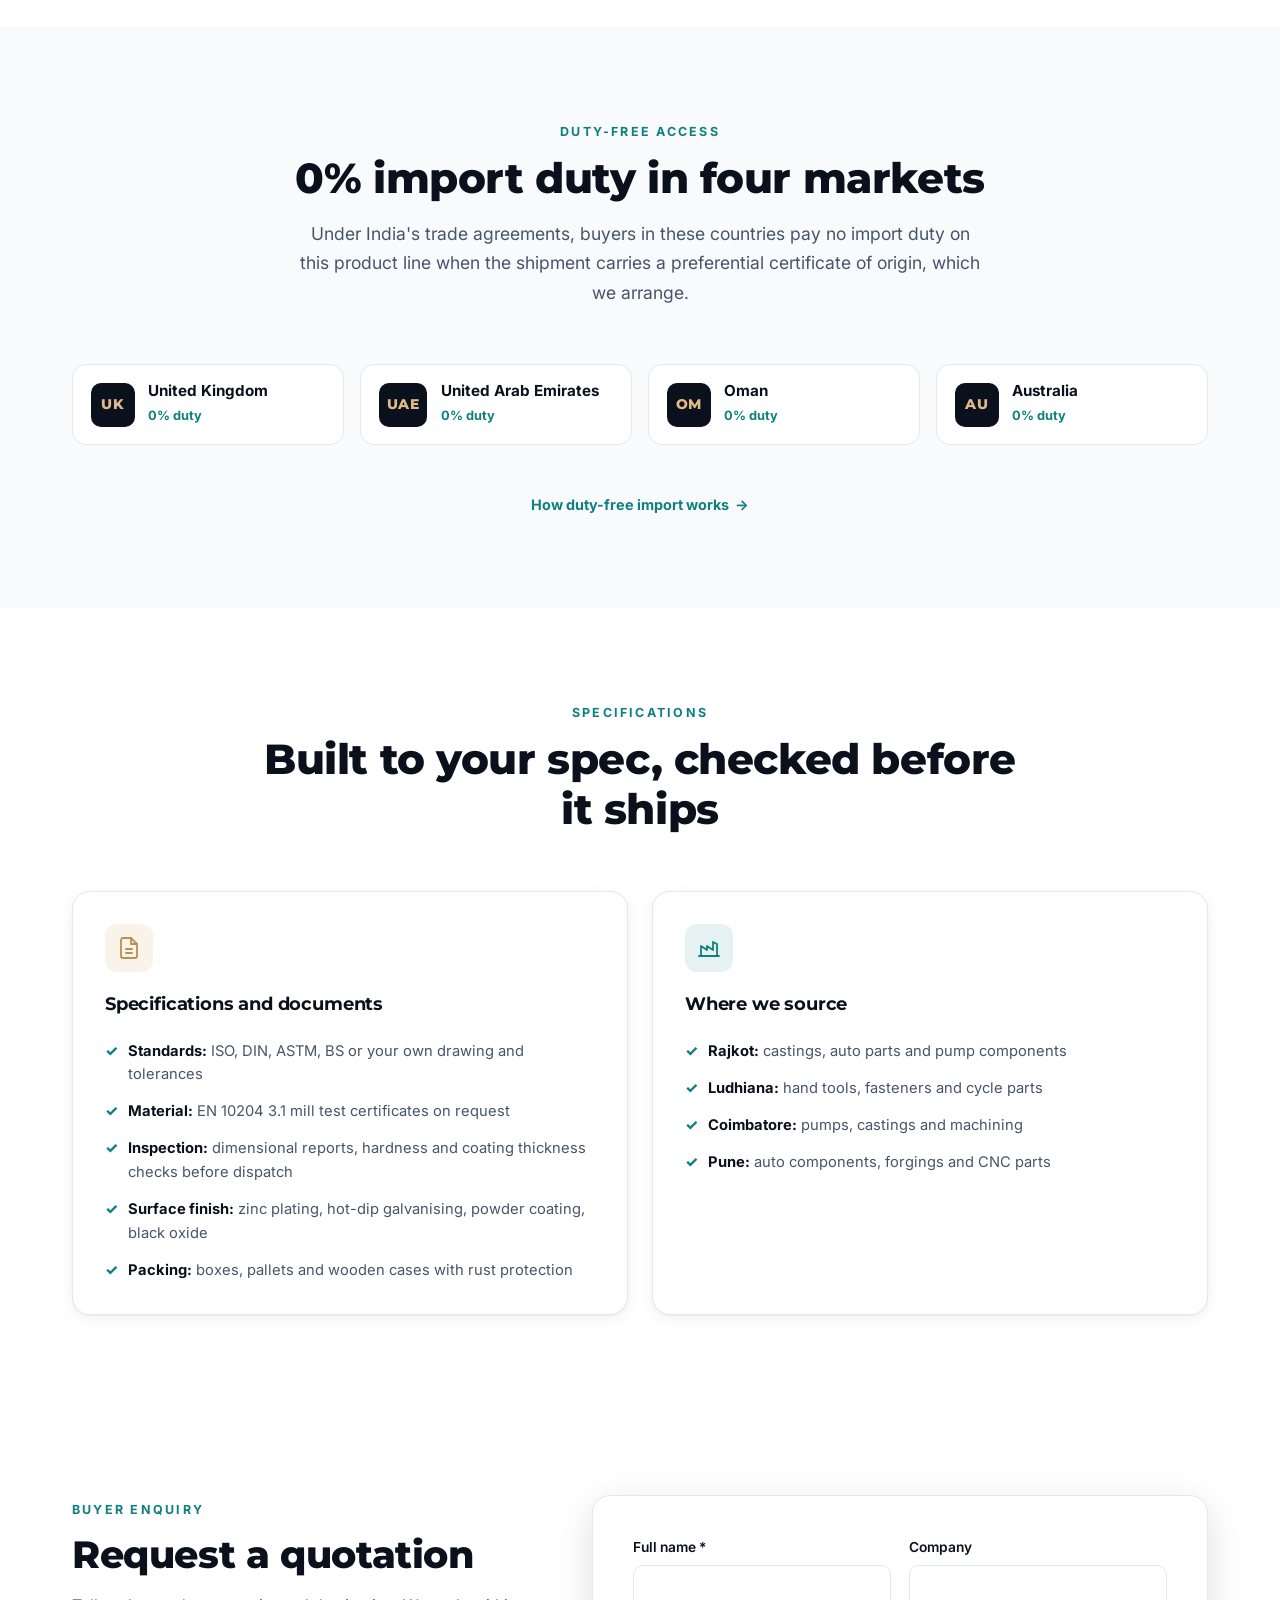
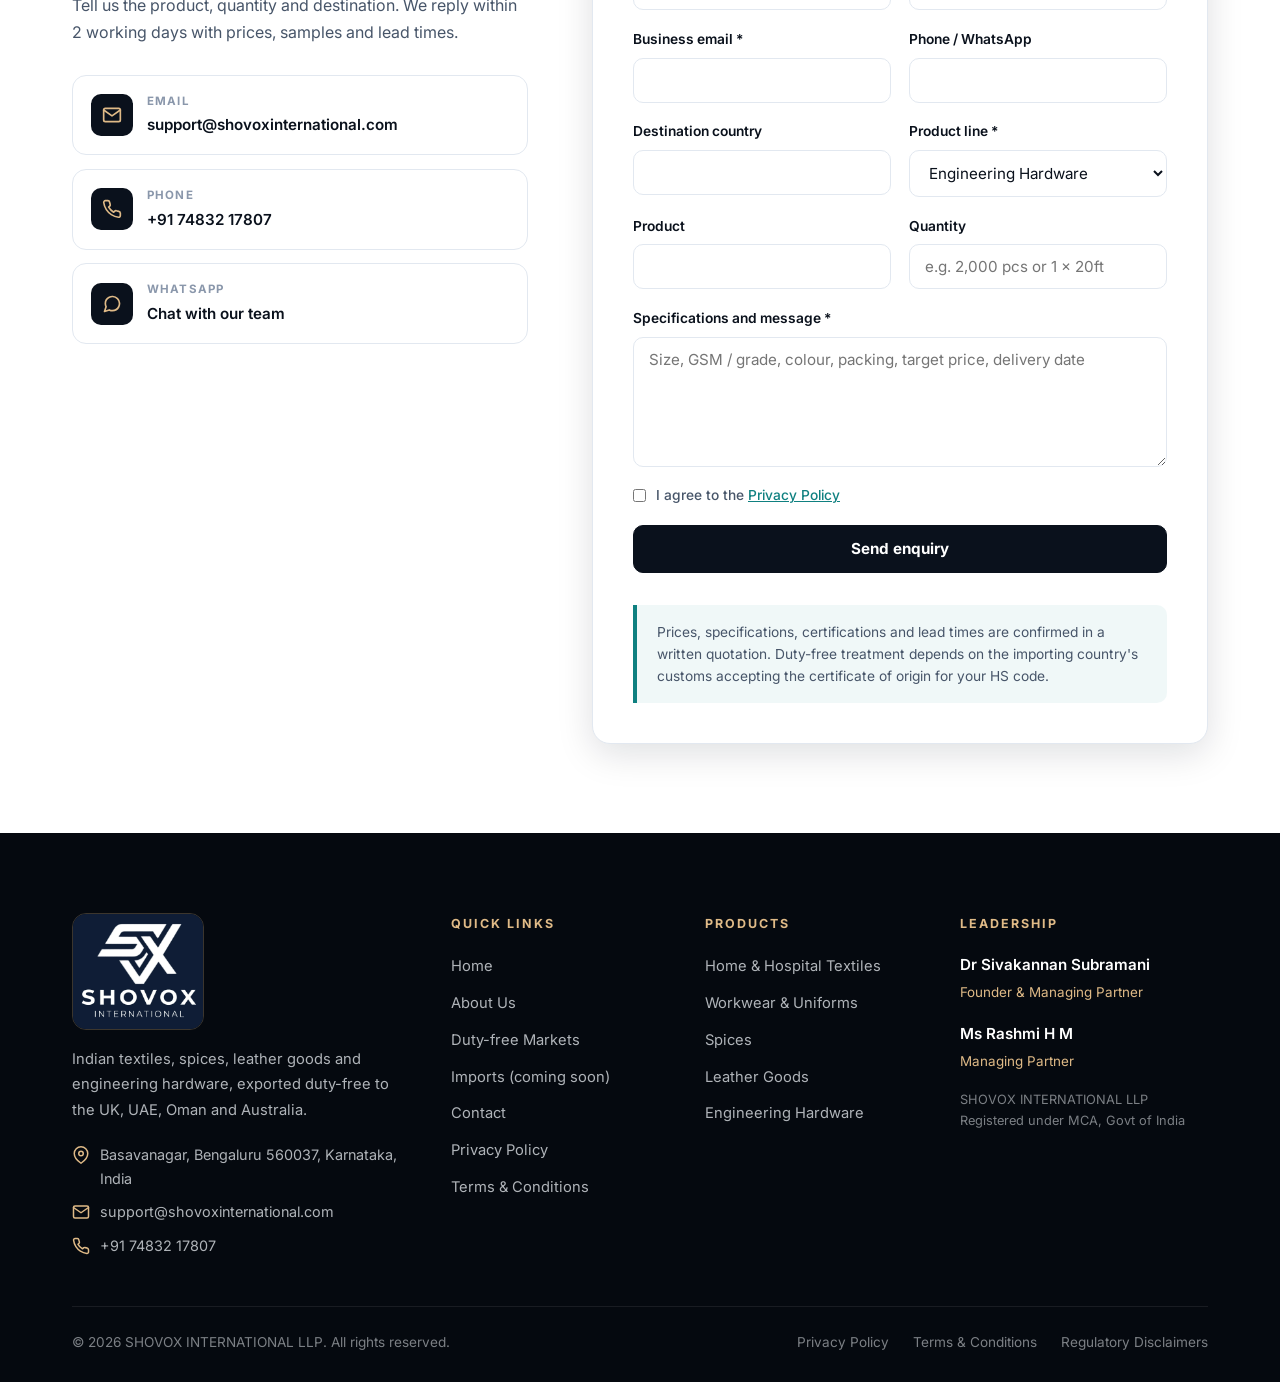
<file: engineering.html>
<!DOCTYPE html>
<html lang="en" dir="ltr">
<head>
  <meta charset="UTF-8">
  <meta name="viewport" content="width=device-width, initial-scale=1.0">
  <link rel="icon" href="favicon.ico" sizes="any">
  <link rel="icon" href="assets/favicon-32.png" type="image/png" sizes="32x32">
  <link rel="apple-touch-icon" href="assets/apple-touch-icon.png">
  <meta name="theme-color" content="#0a111c">
  <title>Engineering Hardware Exporter India — Fasteners, Hand Tools, Castings, CNC Parts | SHOVOX INTERNATIONAL</title>
  <meta name="description" content="Fasteners, hand tools, castings, forgings and CNC machined parts from Rajkot, Ludhiana, Coimbatore and Pune, exported to the UAE, Oman, Australia and the UK.">
  <link rel="canonical" href="https://shovoxinternational.com/engineering.html">
  <meta property="og:title" content="Engineering Hardware Exporter India — Fasteners, Hand Tools, Castings, CNC Parts | SHOVOX INTERNATIONAL">
  <meta property="og:description" content="Fasteners, hand tools, castings, forgings and CNC machined parts from Rajkot, Ludhiana, Coimbatore and Pune, exported to the UAE, Oman, Australia and the UK.">
  <meta property="og:type" content="website">
  <meta name="twitter:card" content="summary_large_image">
  <meta property="og:image" content="https://shovoxinternational.com/assets/og-image.jpg">
  <meta property="og:url" content="https://shovoxinternational.com/engineering.html">
  <meta property="og:locale" content="en_IN">
  <link rel="preconnect" href="https://fonts.googleapis.com">
  <link rel="preconnect" href="https://fonts.gstatic.com" crossorigin>
  <link href="https://fonts.googleapis.com/css2?family=Inter:wght@400;500;600;700;800&family=Montserrat:wght@500;600;700;800&display=swap" rel="stylesheet">
  <link rel="stylesheet" href="css/main.css?v=3">
</head>
<body>

  <a class="skip-link" href="#main-content">Skip to content</a>

  <!-- ============ SITE HEADER (shared) ============ -->
  <header class="navbar" id="navbar">
    <div class="container nav-inner">
      <a href="index.html" class="brand" aria-label="SHOVOX INTERNATIONAL LLP home">
        <img src="assets/shovox-mark.png" alt="" class="brand-mark" width="48" height="48">
        <span class="brand-text"><span class="brand-name">SHOVOX</span><span class="brand-sub">INTERNATIONAL</span></span>
      </a>
      <nav class="nav-main" aria-label="Main">
        <ul class="nav-links">
          <li><a href="index.html" data-i18n="nav.home">Home</a></li>
          <li class="has-dropdown">
            <button type="button" class="nav-drop-btn" aria-expanded="false" aria-controls="products-menu"><span data-i18n="nav.products">Products</span><svg viewBox="0 0 24 24" fill="none" stroke="currentColor" stroke-width="2.5" stroke-linecap="round" stroke-linejoin="round" aria-hidden="true"><path d="M6 9l6 6 6-6"/></svg></button>
            <ul class="dropdown-menu" id="products-menu">
            <li><a href="textiles.html"><span class="dd-title" data-i18n="nav.textiles">Home &amp; Hospital Textiles</span><span class="dd-desc" data-i18n="prod.textiles_desc">Bed linen, towels, hotel and hospital linen</span></a></li>
            <li><a href="workwear.html"><span class="dd-title" data-i18n="nav.workwear">Workwear &amp; Uniforms</span><span class="dd-desc" data-i18n="prod.workwear_desc">Scrubs, chef wear, coveralls, corporate uniforms</span></a></li>
            <li><a href="foods-spices.html"><span class="dd-title" data-i18n="nav.spices">Spices</span><span class="dd-desc" data-i18n="prod.spices_desc">Turmeric, chilli, cumin, coriander, blends and tea</span></a></li>
            <li><a href="leather.html"><span class="dd-title" data-i18n="nav.leather">Leather Goods</span><span class="dd-desc" data-i18n="prod.leather_desc">Bags, wallets, belts and gloves</span></a></li>
            <li><a href="engineering.html"><span class="dd-title" data-i18n="nav.engineering">Engineering Hardware</span><span class="dd-desc" data-i18n="prod.engineering_desc">Fasteners, hand tools, castings, machined parts</span></a></li>
            </ul>
          </li>
          <li><a href="markets.html" data-i18n="nav.markets">Duty-free Markets</a></li>
          <li><a href="about.html" data-i18n="nav.about">About Us</a></li>
          <li><a href="contact.html" data-i18n="nav.contact">Contact</a></li>
        </ul>
      </nav>
      <div class="nav-actions">
        <div class="lang-menu">
          <button type="button" class="lang-toggle" aria-expanded="false" aria-label="Change language"><svg viewBox="0 0 24 24" fill="none" stroke="currentColor" stroke-width="2" stroke-linecap="round" stroke-linejoin="round" aria-hidden="true"><circle cx="12" cy="12" r="10"/><path d="M2 12h20M12 2a15.3 15.3 0 0 1 4 10 15.3 15.3 0 0 1-4 10 15.3 15.3 0 0 1-4-10 15.3 15.3 0 0 1 4-10z"/></svg><span class="lang-current">EN</span></button>
          <div class="lang-list">
          <button type="button" class="lang-btn active" data-lang="en" lang="en">English</button>
          <button type="button" class="lang-btn" data-lang="ta" lang="ta">தமிழ்</button>
          <button type="button" class="lang-btn" data-lang="hi" lang="hi">हिंदी</button>
          <button type="button" class="lang-btn" data-lang="ar" lang="ar">العربية</button>
          <button type="button" class="lang-btn" data-lang="kn" lang="kn">ಕನ್ನಡ</button>
          </div>
        </div>
        <a href="contact.html" class="btn btn-navy btn-sm nav-cta" data-i18n="nav.enquire">Request a Quote</a>
        <button type="button" class="hamburger" id="hamburger" aria-label="Open menu" aria-expanded="false" aria-controls="mobileNav"><span></span><span></span><span></span></button>
      </div>
    </div>
  </header>

  <div class="mobile-nav" id="mobileNav" aria-hidden="true">
    <div class="mobile-nav-head">
      <a href="index.html" class="brand" aria-label="SHOVOX INTERNATIONAL LLP home">
        <img src="assets/shovox-mark.png" alt="" class="brand-mark" width="48" height="48">
        <span class="brand-text"><span class="brand-name">SHOVOX</span><span class="brand-sub">INTERNATIONAL</span></span>
      </a>
      <button type="button" class="mobile-nav-close" aria-label="Close menu">&times;</button>
    </div>
    <nav class="mobile-nav-links" aria-label="Mobile">
      <a href="index.html" data-i18n="nav.home">Home</a>
      <a href="textiles.html" data-i18n="nav.textiles">Home &amp; Hospital Textiles</a>
      <a href="workwear.html" data-i18n="nav.workwear">Workwear &amp; Uniforms</a>
      <a href="foods-spices.html" data-i18n="nav.spices">Spices</a>
      <a href="leather.html" data-i18n="nav.leather">Leather Goods</a>
      <a href="engineering.html" data-i18n="nav.engineering">Engineering Hardware</a>
      <a href="markets.html" data-i18n="nav.markets">Duty-free Markets</a>
      <a href="import-distribution.html" data-i18n="nav.imports">Imports (coming soon)</a>
      <a href="about.html" data-i18n="nav.about">About Us</a>
      <a href="contact.html" data-i18n="nav.contact">Contact</a>
    </nav>
    <div class="mobile-nav-label">Language</div>
    <div class="mobile-lang">
      <button type="button" class="lang-btn active" data-lang="en" lang="en">EN</button>
      <button type="button" class="lang-btn" data-lang="ta" lang="ta">தமிழ்</button>
      <button type="button" class="lang-btn" data-lang="hi" lang="hi">हिंदी</button>
      <button type="button" class="lang-btn" data-lang="ar" lang="ar">عربي</button>
      <button type="button" class="lang-btn" data-lang="kn" lang="kn">ಕನ್ನಡ</button>
    </div>
    <a href="contact.html" class="btn btn-navy" data-i18n="nav.enquire">Request a Quote</a>
  </div>
  <div id="main-content" tabindex="-1"></div>

  <section class="page-hero">
    <div class="container">
      <nav class="breadcrumb" aria-label="Breadcrumb"><a href="index.html" data-i18n="nav.home">Home</a><span class="breadcrumb-sep">/</span><span>Engineering Hardware</span></nav>
      <span class="eyebrow">Engineering Hardware</span>
      <h1>Fasteners, hand tools, castings<br><span class="highlight">and machined parts</span></h1>
      <p>Engineering hardware and replacement parts made to standard or to your drawing, from manufacturing clusters in Rajkot, Ludhiana, Coimbatore and Pune.</p>
      <div class="hero-actions" style="margin-top:2rem;"><a href="#enquiry" class="btn btn-gold">Request a quote</a><a href="#products" class="btn btn-outline">See products</a></div>
    </div>
  </section>
  <section class="stats-bar" aria-label="Key facts"><div class="container"><div class="stats-grid"><div><div class="stat-number">0%</div><div class="stat-label">UAE, Oman, Australia</div></div><div><div class="stat-number">ISO / DIN</div><div class="stat-label">Standard parts</div></div><div><div class="stat-number">3.1</div><div class="stat-label">Material certificates</div></div><div><div class="stat-number">To drawing</div><div class="stat-label">Custom parts</div></div></div></div></section>
  <section class="section" id="products">
    <div class="container">
      <div class="section-header"><span class="section-eyebrow">Product range</span><h2 class="section-title">What we can supply</h2><p class="section-desc">Made to your specification. Quantities, prices and lead times are quoted per order.</p></div>
      <div class="cards-grid">
        <article class="product-card">
          <span class="product-category">Standard parts</span>
          <h3>Fasteners</h3>
          <p>Hex bolts, nuts, screws, washers, threaded rods and anchors to ISO, DIN or ASTM.</p>
          <div class="spec-line">Mild steel, stainless, high-tensile 8.8 / 10.9</div>
          <a href="#enquiry" class="link-arrow" data-prefill="Fasteners">Ask for a quote <span aria-hidden="true">&rarr;</span></a>
        </article>
        <article class="product-card">
          <span class="product-category">Workshop &amp; garden</span>
          <h3>Hand tools</h3>
          <p>Spanners, pliers, hammers, chisels and garden tools for distributors and private labels.</p>
          <div class="spec-line">Drop-forged steel · chrome or black finish</div>
          <a href="#enquiry" class="link-arrow" data-prefill="Hand tools">Ask for a quote <span aria-hidden="true">&rarr;</span></a>
        </article>
        <article class="product-card">
          <span class="product-category">Grey, SG &amp; aluminium</span>
          <h3>Castings</h3>
          <p>Housings, pump and valve bodies, manhole covers and machine parts.</p>
          <div class="spec-line">Sand, shell and investment casting</div>
          <a href="#enquiry" class="link-arrow" data-prefill="Castings">Ask for a quote <span aria-hidden="true">&rarr;</span></a>
        </article>
        <article class="product-card">
          <span class="product-category">Steel</span>
          <h3>Forgings</h3>
          <p>Flanges, hooks, shackles, crankshafts and connecting parts.</p>
          <div class="spec-line">Closed-die forging · machined to finish</div>
          <a href="#enquiry" class="link-arrow" data-prefill="Forgings">Ask for a quote <span aria-hidden="true">&rarr;</span></a>
        </article>
        <article class="product-card">
          <span class="product-category">To drawing</span>
          <h3>CNC machined parts</h3>
          <p>Shafts, bushes, pins, sleeves and fittings turned and milled to your drawing.</p>
          <div class="spec-line">Steel, stainless, brass, aluminium</div>
          <a href="#enquiry" class="link-arrow" data-prefill="CNC machined parts">Ask for a quote <span aria-hidden="true">&rarr;</span></a>
        </article>
        <article class="product-card">
          <span class="product-category">Aftermarket</span>
          <h3>Auto replacement parts</h3>
          <p>Brake, suspension and engine replacement parts made to sample or drawing.</p>
          <div class="spec-line">Made by IATF 16949 partner plants where required</div>
          <a href="#enquiry" class="link-arrow" data-prefill="Auto replacement parts">Ask for a quote <span aria-hidden="true">&rarr;</span></a>
        </article>
      </div>
    </div>
  </section>
  <section class="section section-alt">
    <div class="container">
      <div class="section-header"><span class="section-eyebrow">Duty-free access</span><h2 class="section-title">0% import duty in four markets</h2><p class="section-desc">Under India's trade agreements, buyers in these countries pay no import duty on this product line when the shipment carries a preferential certificate of origin, which we arrange.</p></div>
      <div class="market-chips"><div class="market-chip"><span class="mc-code">UK</span><span><strong>United Kingdom</strong><small>0% duty</small></span></div><div class="market-chip"><span class="mc-code">UAE</span><span><strong>United Arab Emirates</strong><small>0% duty</small></span></div><div class="market-chip"><span class="mc-code">OM</span><span><strong>Oman</strong><small>0% duty</small></span></div><div class="market-chip"><span class="mc-code">AU</span><span><strong>Australia</strong><small>0% duty</small></span></div></div>
      <p class="text-center" style="margin-top:1.75rem;"><a href="markets.html" class="link-arrow">How duty-free import works <span aria-hidden="true">&rarr;</span></a></p>
    </div>
  </section>
  <section class="section">
    <div class="container">
      <div class="section-header"><span class="section-eyebrow">Specifications</span><h2 class="section-title">Built to your spec, checked before it ships</h2></div>
      <div class="cards-grid-2">
        <div class="card"><div class="card-icon card-icon-gold"><svg viewBox="0 0 24 24" fill="none" stroke="currentColor" stroke-width="1.8" stroke-linecap="round" stroke-linejoin="round" aria-hidden="true"><path d="M14 2H6a2 2 0 0 0-2 2v16a2 2 0 0 0 2 2h12a2 2 0 0 0 2-2V8z"/><path d="M14 2v6h6M9 13h6M9 17h6"/></svg></div><h3>Specifications and documents</h3><ul class="partner-list"><li><span class="check-icon">&#10003;</span><div><strong>Standards:</strong> ISO, DIN, ASTM, BS or your own drawing and tolerances</div></li><li><span class="check-icon">&#10003;</span><div><strong>Material:</strong> EN 10204 3.1 mill test certificates on request</div></li><li><span class="check-icon">&#10003;</span><div><strong>Inspection:</strong> dimensional reports, hardness and coating thickness checks before dispatch</div></li><li><span class="check-icon">&#10003;</span><div><strong>Surface finish:</strong> zinc plating, hot-dip galvanising, powder coating, black oxide</div></li><li><span class="check-icon">&#10003;</span><div><strong>Packing:</strong> boxes, pallets and wooden cases with rust protection</div></li></ul></div>
        <div class="card"><div class="card-icon card-icon-teal"><svg viewBox="0 0 24 24" fill="none" stroke="currentColor" stroke-width="1.8" stroke-linecap="round" stroke-linejoin="round" aria-hidden="true"><path d="M2 20h20M4 20V10l6 4V10l6 4V6l4 2v12"/></svg></div><h3>Where we source</h3><ul class="partner-list"><li><span class="check-icon">&#10003;</span><div><strong>Rajkot:</strong> castings, auto parts and pump components</div></li><li><span class="check-icon">&#10003;</span><div><strong>Ludhiana:</strong> hand tools, fasteners and cycle parts</div></li><li><span class="check-icon">&#10003;</span><div><strong>Coimbatore:</strong> pumps, castings and machining</div></li><li><span class="check-icon">&#10003;</span><div><strong>Pune:</strong> auto components, forgings and CNC parts</div></li></ul></div>
      </div>
    </div>
  </section>
  <section class="section" id="enquiry">
    <div class="container">
      <div class="enquiry-layout">
        <div class="enquiry-aside">
          <span class="section-eyebrow">Buyer enquiry</span>
          <h2>Request a quotation</h2>
          <p>Tell us the product, quantity and destination. We reply within 2 working days with prices, samples and lead times.</p>
          <div class="contact-tiles">
            <a class="contact-tile" href="mailto:support@shovoxinternational.com"><div class="icon-tile"><svg viewBox="0 0 24 24" fill="none" stroke="currentColor" stroke-width="2" stroke-linecap="round" stroke-linejoin="round" aria-hidden="true"><rect x="2" y="4" width="20" height="16" rx="2"/><path d="M22 6l-10 7L2 6"/></svg></div><div><small>Email</small><span>support@shovoxinternational.com</span></div></a>
            <a class="contact-tile" href="tel:+917483217807"><div class="icon-tile"><svg viewBox="0 0 24 24" fill="none" stroke="currentColor" stroke-width="2" stroke-linecap="round" stroke-linejoin="round" aria-hidden="true"><path d="M22 16.9v3a2 2 0 0 1-2.2 2 19.8 19.8 0 0 1-8.6-3.1 19.5 19.5 0 0 1-6-6A19.8 19.8 0 0 1 2.1 4.2 2 2 0 0 1 4.1 2h3a2 2 0 0 1 2 1.7c.1.9.4 1.8.7 2.7a2 2 0 0 1-.5 2.1L8 9.8a16 16 0 0 0 6 6l1.3-1.3a2 2 0 0 1 2.1-.4c.9.3 1.8.6 2.7.7a2 2 0 0 1 1.7 2z"/></svg></div><div><small>Phone</small><span>+91 74832 17807</span></div></a>
            <a class="contact-tile" href="https://wa.me/917483217807" target="_blank" rel="noopener noreferrer"><div class="icon-tile"><svg viewBox="0 0 24 24" fill="none" stroke="currentColor" stroke-width="2" stroke-linecap="round" stroke-linejoin="round" aria-hidden="true"><path d="M21 11.5a8.38 8.38 0 0 1-.9 3.8 8.5 8.5 0 0 1-7.6 4.7 8.38 8.38 0 0 1-3.8-.9L3 21l1.9-5.7a8.38 8.38 0 0 1-.9-3.8 8.5 8.5 0 0 1 4.7-7.6 8.38 8.38 0 0 1 3.8-.9h.5a8.48 8.48 0 0 1 8 8v.5z"/></svg></div><div><small>WhatsApp</small><span>Chat with our team</span></div></a>
          </div>
        </div>
        <div class="form-card">
          <form class="shovox-form" action="https://script.google.com/macros/s/AKfycbxxUDGWA-JM6zcIXuf46Ka6LhGzbyiuyipN-qLfD_dom-FyOrjXkCnrka40PyDIkesjHA/exec" method="POST" novalidate>
            <div class="form-grid">
              <div class="form-group"><label for="enquiry-name">Full name *</label><input type="text" id="enquiry-name" name="name" required autocomplete="name"></div>
              <div class="form-group"><label for="enquiry-company">Company</label><input type="text" id="enquiry-company" name="company" autocomplete="organization"></div>
              <div class="form-group"><label for="enquiry-email">Business email *</label><input type="email" id="enquiry-email" name="email" required autocomplete="email"></div>
              <div class="form-group"><label for="enquiry-phone">Phone / WhatsApp</label><input type="tel" id="enquiry-phone" name="phone" autocomplete="tel"></div>
              <div class="form-group"><label for="enquiry-country">Destination country</label><input type="text" id="enquiry-country" name="country" autocomplete="country-name" list="country-list"><datalist id="country-list"><option value="United Kingdom"><option value="United Arab Emirates"><option value="Oman"><option value="Australia"></datalist></div>
              <div class="form-group"><label for="enquiry-category">Product line *</label><select id="enquiry-category" name="category" required><option value="">Select a product line</option><option value="Home & Hospital Textiles">Home &amp; Hospital Textiles</option><option value="Workwear & Uniforms">Workwear &amp; Uniforms</option><option value="Spices">Spices</option><option value="Leather Goods">Leather Goods</option><option value="Engineering Hardware" selected>Engineering Hardware</option><option value="Supplier Partnership">Supplier Partnership</option><option value="Imports (register interest)">Imports (register interest)</option><option value="General">General</option></select></div>
              <div class="form-group"><label for="enquiry-product">Product</label><input type="text" id="enquiry-product" name="product"></div>
              <div class="form-group"><label for="enquiry-quantity">Quantity</label><input type="text" id="enquiry-quantity" name="quantity" placeholder="e.g. 2,000 pcs or 1 x 20ft"></div>
              <div class="form-group full"><label for="enquiry-message">Specifications and message *</label><textarea id="enquiry-message" name="message" required placeholder="Size, GSM / grade, colour, packing, target price, delivery date"></textarea></div>
              <div class="form-group full"><label style="display:flex;align-items:flex-start;gap:0.65rem;cursor:pointer;font-weight:500;color:var(--text-muted);"><input type="checkbox" name="privacy_consent" value="yes" required style="margin-top:0.3rem;"><span>I agree to the <a href="privacy.html" style="color:var(--teal);text-decoration:underline;">Privacy Policy</a></span></label></div>
              <div class="form-group full"><button type="submit" class="btn btn-navy" style="width:100%;">Send enquiry</button></div>
            </div>
            <div class="form-success" role="status">Thank you for your enquiry. We will reply within 2 working days.</div>
            <div class="form-error" role="alert">Something went wrong. Please email support@shovoxinternational.com</div>
          </form>
          <div class="disclaimer">Prices, specifications, certifications and lead times are confirmed in a written quotation. Duty-free treatment depends on the importing country's customs accepting the certificate of origin for your HS code.</div>
        </div>
      </div>
    </div>
  </section>

  <!-- ============ SITE FOOTER (shared) ============ -->
  <footer class="footer">
    <div class="container">
      <div class="footer-grid">
        <div class="footer-brand">
          <a href="index.html" aria-label="SHOVOX INTERNATIONAL LLP home"><img src="assets/shovox-logo.webp" alt="SHOVOX INTERNATIONAL" class="footer-logo" width="132" height="116" loading="lazy"></a>
          <p>Indian textiles, spices, leather goods and engineering hardware, exported duty-free to the UK, UAE, Oman and Australia.</p>
          <ul class="footer-contact">
            <li><svg viewBox="0 0 24 24" fill="none" stroke="currentColor" stroke-width="2" stroke-linecap="round" stroke-linejoin="round" aria-hidden="true"><path d="M21 10c0 7-9 13-9 13s-9-6-9-13a9 9 0 0 1 18 0z"/><circle cx="12" cy="10" r="3"/></svg><span>Basavanagar, Bengaluru 560037, Karnataka, India</span></li>
            <li><svg viewBox="0 0 24 24" fill="none" stroke="currentColor" stroke-width="2" stroke-linecap="round" stroke-linejoin="round" aria-hidden="true"><rect x="2" y="4" width="20" height="16" rx="2"/><path d="M22 6l-10 7L2 6"/></svg><a href="mailto:support@shovoxinternational.com">support@shovoxinternational.com</a></li>
            <li><svg viewBox="0 0 24 24" fill="none" stroke="currentColor" stroke-width="2" stroke-linecap="round" stroke-linejoin="round" aria-hidden="true"><path d="M22 16.9v3a2 2 0 0 1-2.2 2 19.8 19.8 0 0 1-8.6-3.1 19.5 19.5 0 0 1-6-6A19.8 19.8 0 0 1 2.1 4.2 2 2 0 0 1 4.1 2h3a2 2 0 0 1 2 1.7c.1.9.4 1.8.7 2.7a2 2 0 0 1-.5 2.1L8 9.8a16 16 0 0 0 6 6l1.3-1.3a2 2 0 0 1 2.1-.4c.9.3 1.8.6 2.7.7a2 2 0 0 1 1.7 2z"/></svg><a href="tel:+917483217807">+91 74832 17807</a></li>
          </ul>
        </div>
        <div>
          <h4 data-i18n="footer.quick_links">Quick Links</h4>
          <ul class="footer-links">
            <li><a href="index.html" data-i18n="nav.home">Home</a></li>
            <li><a href="about.html" data-i18n="nav.about">About Us</a></li>
            <li><a href="markets.html" data-i18n="nav.markets">Duty-free Markets</a></li>
            <li><a href="import-distribution.html" data-i18n="nav.imports">Imports (coming soon)</a></li>
            <li><a href="contact.html" data-i18n="nav.contact">Contact</a></li>
            <li><a href="privacy.html" data-i18n="footer.privacy">Privacy Policy</a></li>
            <li><a href="terms.html" data-i18n="footer.terms">Terms &amp; Conditions</a></li>
          </ul>
        </div>
        <div>
          <h4 data-i18n="nav.products">Products</h4>
          <ul class="footer-links">
            <li><a href="textiles.html" data-i18n="nav.textiles">Home &amp; Hospital Textiles</a></li>
            <li><a href="workwear.html" data-i18n="nav.workwear">Workwear &amp; Uniforms</a></li>
            <li><a href="foods-spices.html" data-i18n="nav.spices">Spices</a></li>
            <li><a href="leather.html" data-i18n="nav.leather">Leather Goods</a></li>
            <li><a href="engineering.html" data-i18n="nav.engineering">Engineering Hardware</a></li>
          </ul>
        </div>
        <div>
          <h4 data-i18n="footer.leadership">Leadership</h4>
          <div class="footer-leader"><strong>Dr Sivakannan Subramani</strong><span data-i18n="footer.founder">Founder &amp; Managing Partner</span></div>
          <div class="footer-leader"><strong>Ms Rashmi H M</strong><span data-i18n="footer.partner">Managing Partner</span></div>
          <p class="footer-reg">SHOVOX INTERNATIONAL LLP<br>Registered under MCA, Govt of India</p>
          <!-- REGISTRATIONS: when the IEC and GSTIN are issued, replace this comment with
          <p class="footer-reg">IEC: __________ &middot; GSTIN: _______________</p> -->
        </div>
      </div>
      <div class="footer-bottom">
        <p>&copy; <span id="year">2026</span> <span data-i18n="footer.copyright">SHOVOX INTERNATIONAL LLP. All rights reserved.</span></p>
        <nav aria-label="Legal">
          <a href="privacy.html" data-i18n="footer.privacy">Privacy Policy</a>
          <a href="terms.html" data-i18n="footer.terms">Terms &amp; Conditions</a>
          <a href="terms.html#disclaimers">Regulatory Disclaimers</a>
        </nav>
      </div>
    </div>
  </footer>

  <a href="https://wa.me/917483217807" class="whatsapp-float" target="_blank" rel="noopener noreferrer" aria-label="Chat with us on WhatsApp"><svg viewBox="0 0 24 24" xmlns="http://www.w3.org/2000/svg" aria-hidden="true"><path d="M17.472 14.382c-.297-.149-1.758-.867-2.03-.967-.273-.099-.471-.148-.67.15-.197.297-.767.966-.94 1.164-.173.199-.347.223-.644.075-.297-.15-1.255-.463-2.39-1.475-.883-.788-1.48-1.761-1.653-2.059-.173-.297-.018-.458.13-.606.134-.133.298-.347.446-.52.149-.174.198-.298.298-.497.099-.198.05-.371-.025-.52-.075-.149-.669-1.612-.916-2.207-.242-.579-.487-.5-.669-.51-.173-.008-.371-.01-.57-.01-.198 0-.52.074-.792.372-.272.297-1.04 1.016-1.04 2.479 0 1.462 1.065 2.875 1.213 3.074.149.198 2.096 3.2 5.077 4.487.709.306 1.262.489 1.694.625.712.227 1.36.195 1.871.118.571-.085 1.758-.719 2.006-1.413.248-.694.248-1.289.173-1.413-.074-.124-.272-.198-.57-.347m-5.421 7.403h-.004a9.87 9.87 0 01-5.031-1.378l-.361-.214-3.741.982.998-3.648-.235-.374a9.86 9.86 0 01-1.51-5.26c.001-5.45 4.436-9.884 9.888-9.884 2.64 0 5.122 1.03 6.988 2.898a9.825 9.825 0 012.893 6.994c-.003 5.45-4.437 9.884-9.885 9.884m8.413-18.297A11.815 11.815 0 0012.05 0C5.495 0 .16 5.335.157 11.892c0 2.096.547 4.142 1.588 5.945L.057 24l6.305-1.654a11.882 11.882 0 005.683 1.448h.005c6.554 0 11.89-5.335 11.893-11.893a11.821 11.821 0 00-3.48-8.413z"/></svg></a>

  
  <script src="js/i18n.js?v=3"></script>
  <script src="js/nav.js?v=3"></script>
  <script src="js/forms.js?v=3"></script>
  <script>
    (function () {
      var p = new URLSearchParams(location.search).get('category');
      var s = document.getElementById('enquiry-category');
      if (p && s) { for (var i = 0; i < s.options.length; i++) { if (s.options[i].value.toLowerCase().indexOf(p.toLowerCase()) > -1) { s.selectedIndex = i; break; } } }
      document.querySelectorAll('[data-prefill]').forEach(function (a) {
        a.addEventListener('click', function () { var f = document.getElementById('enquiry-product'); if (f) f.value = a.getAttribute('data-prefill'); });
      });
    })();
  </script>
</body>
</html>
</file>
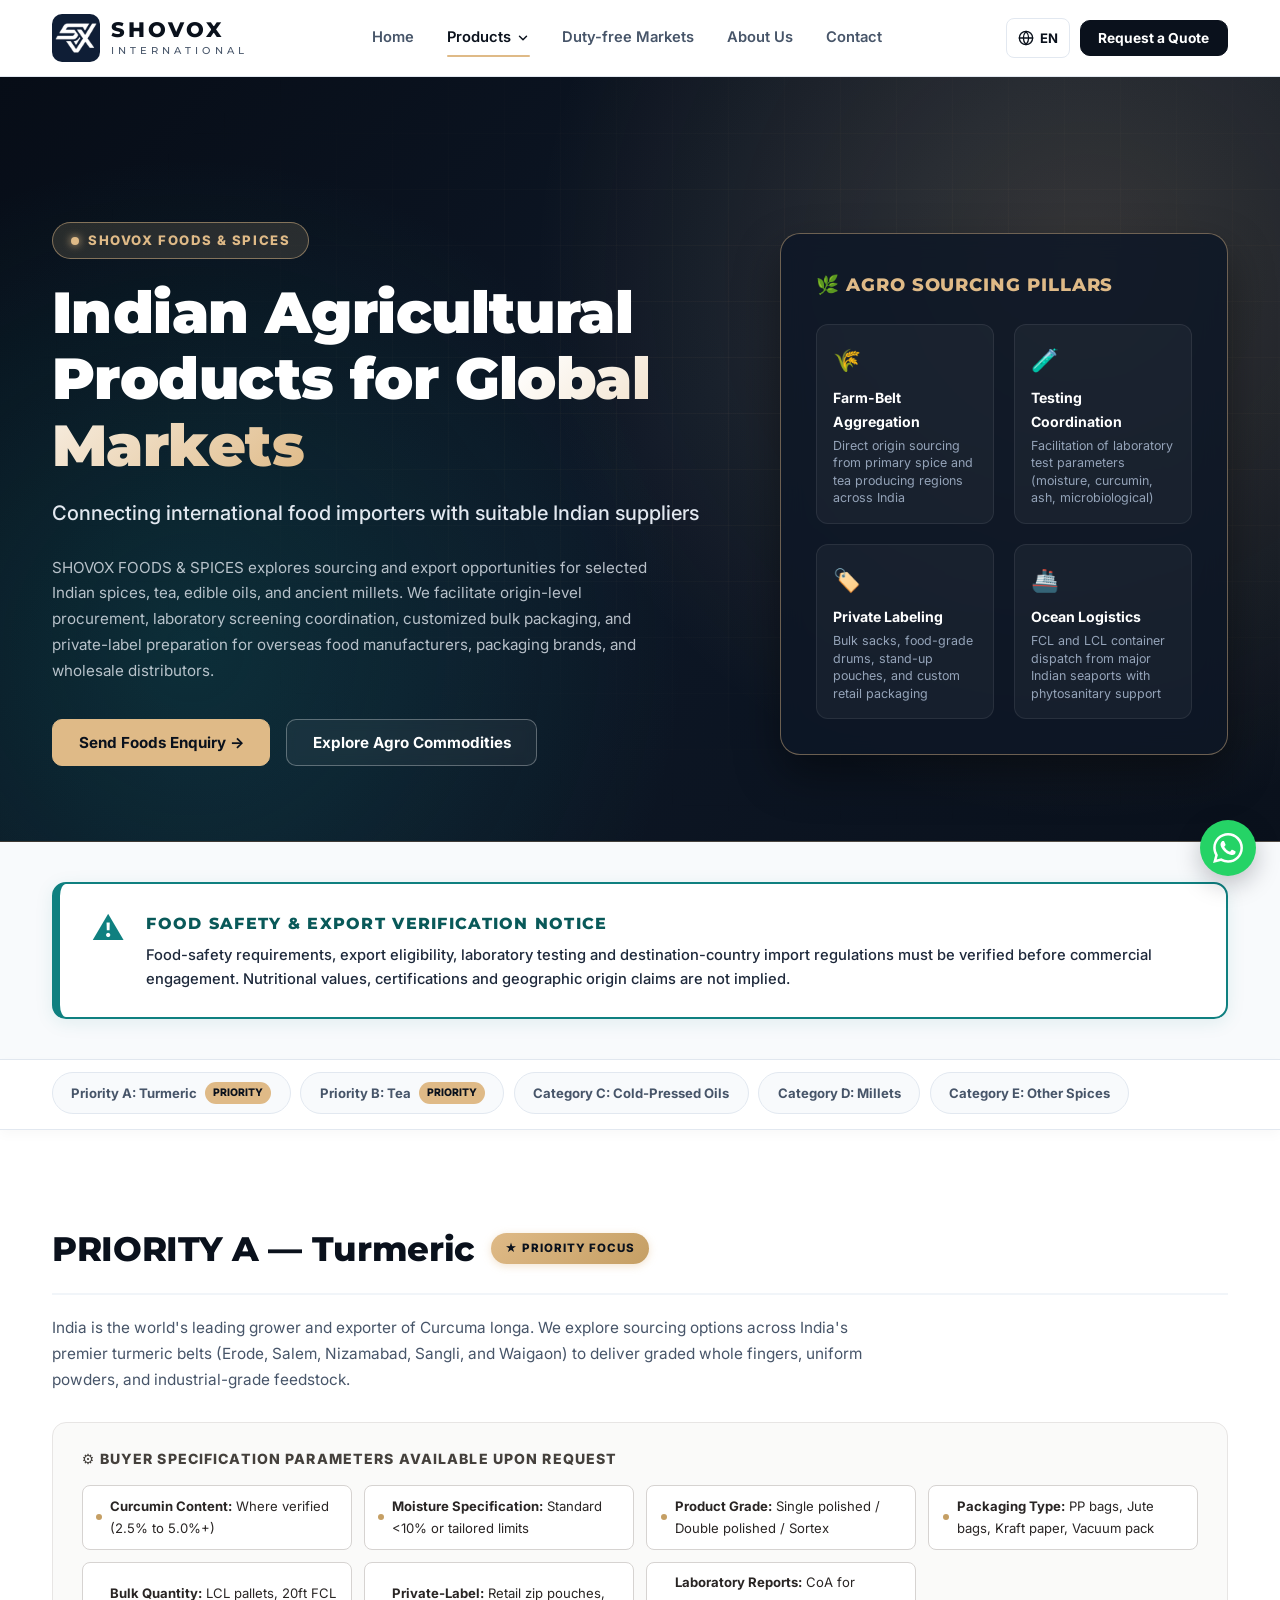
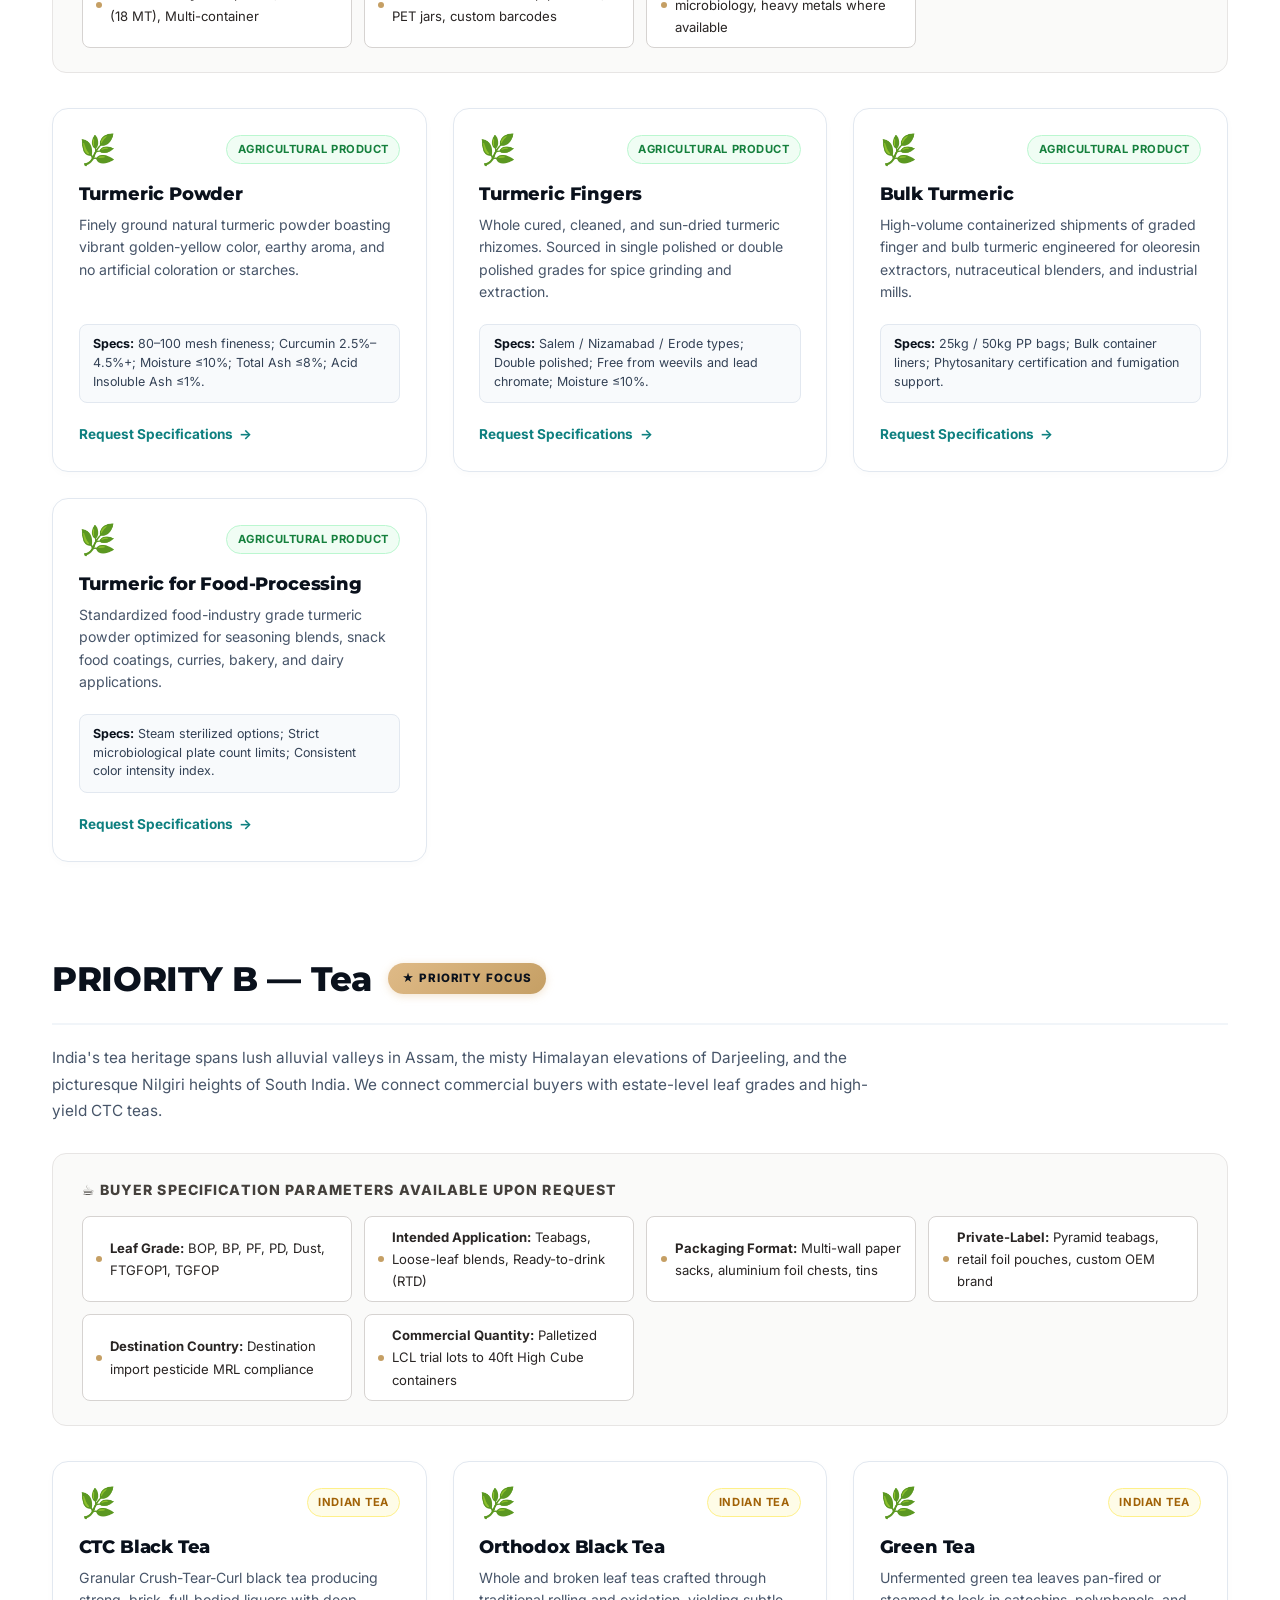
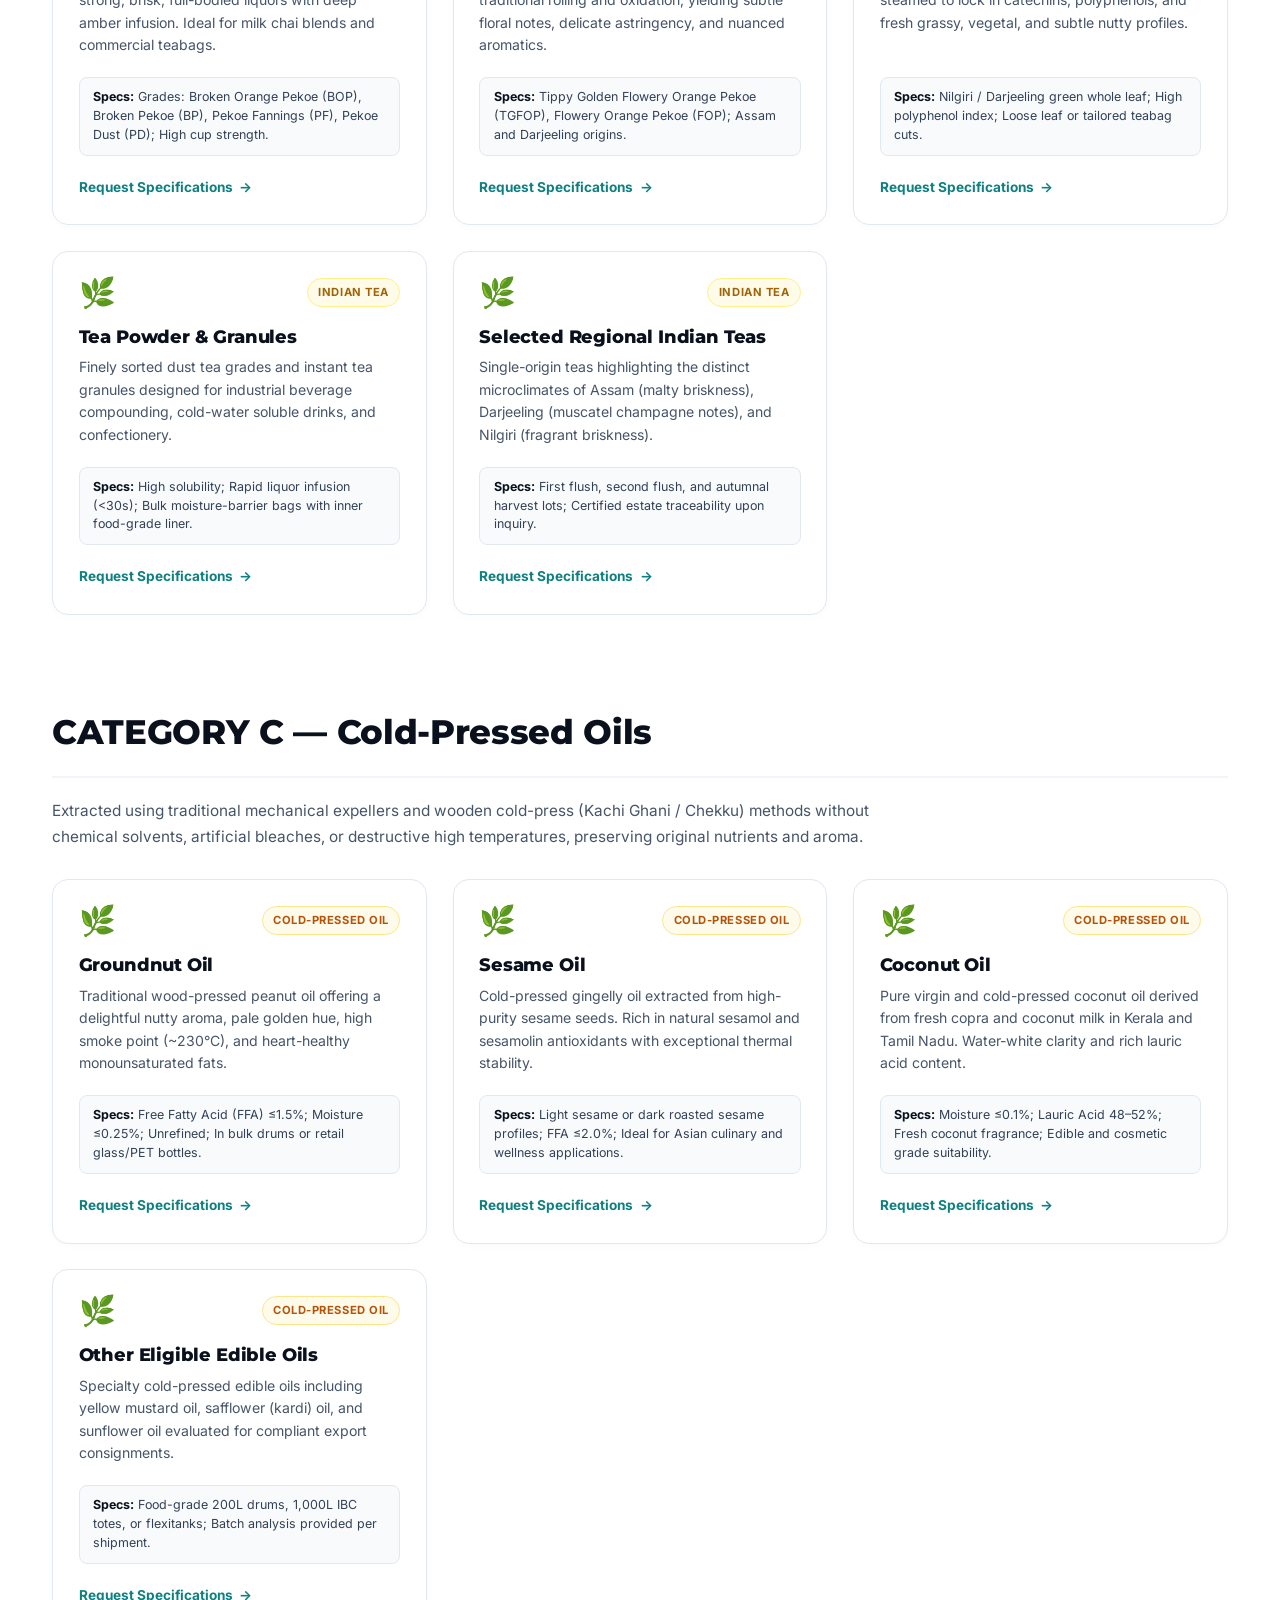
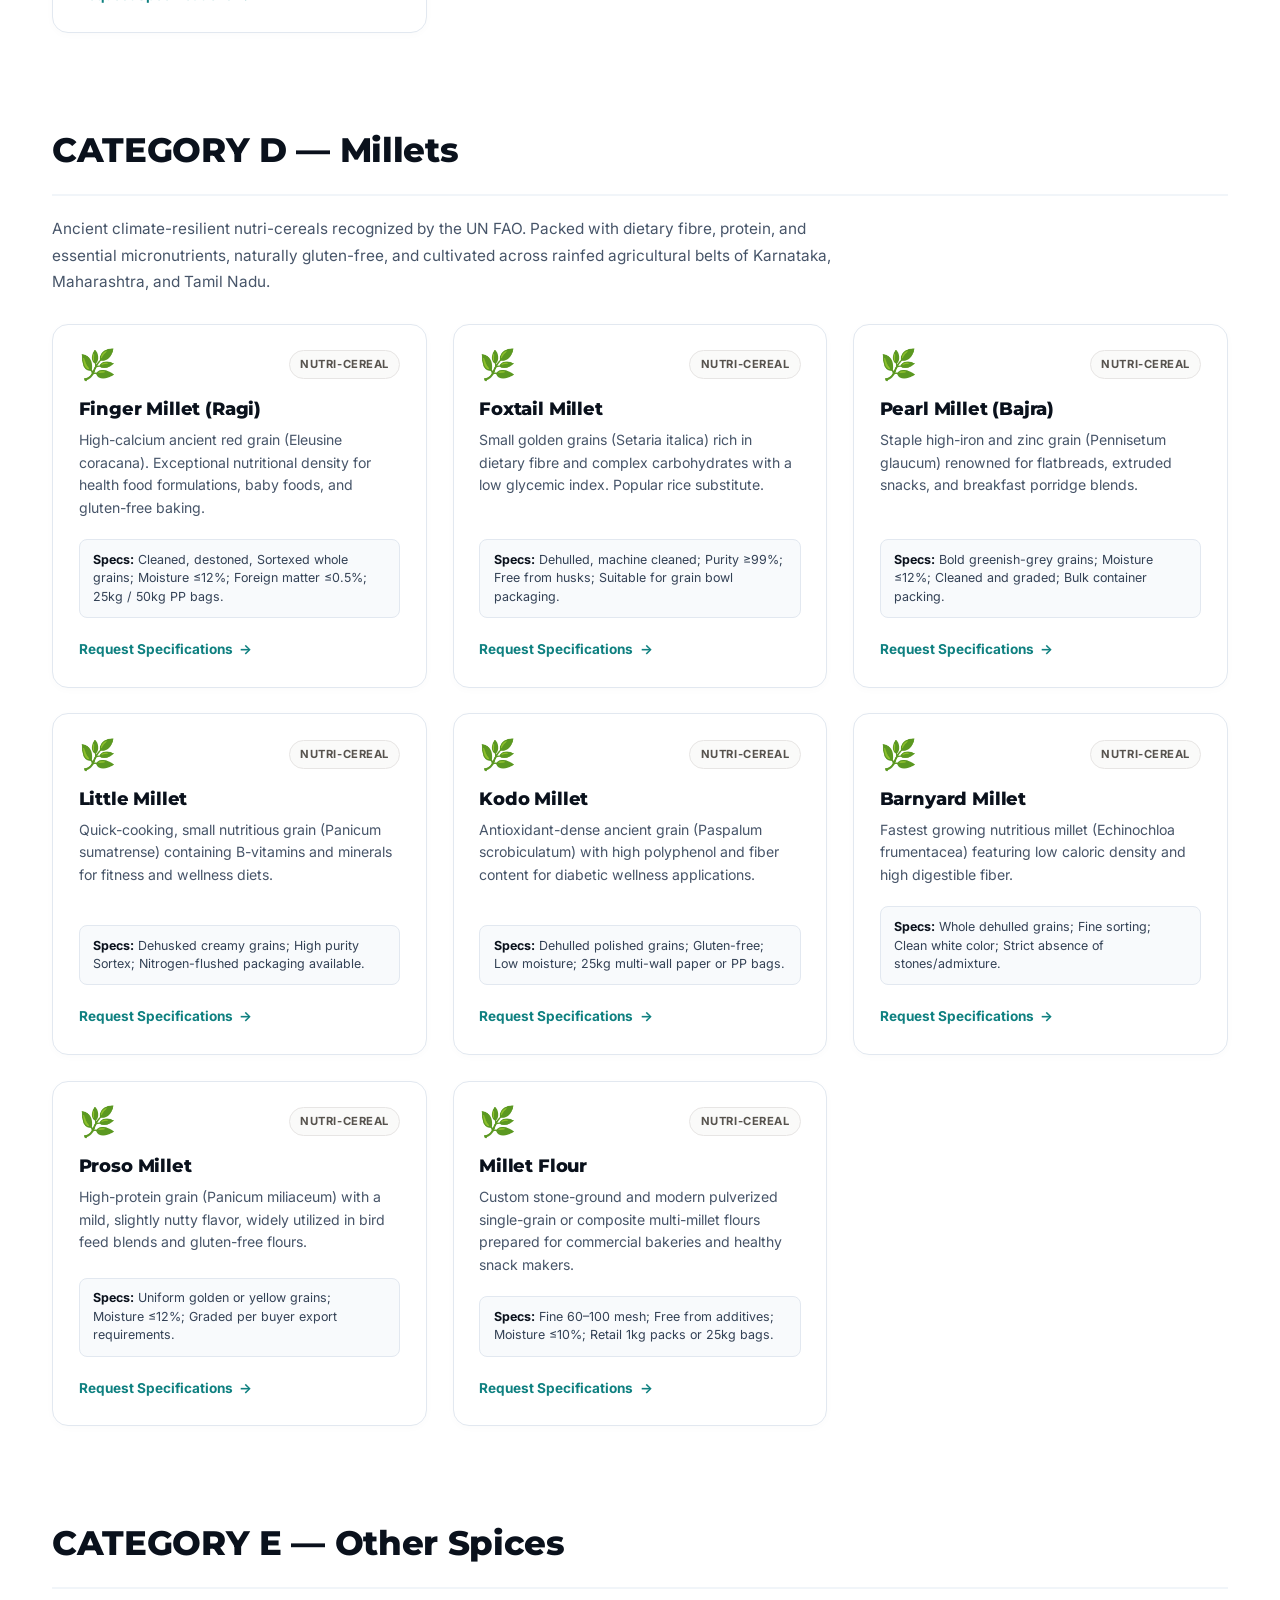
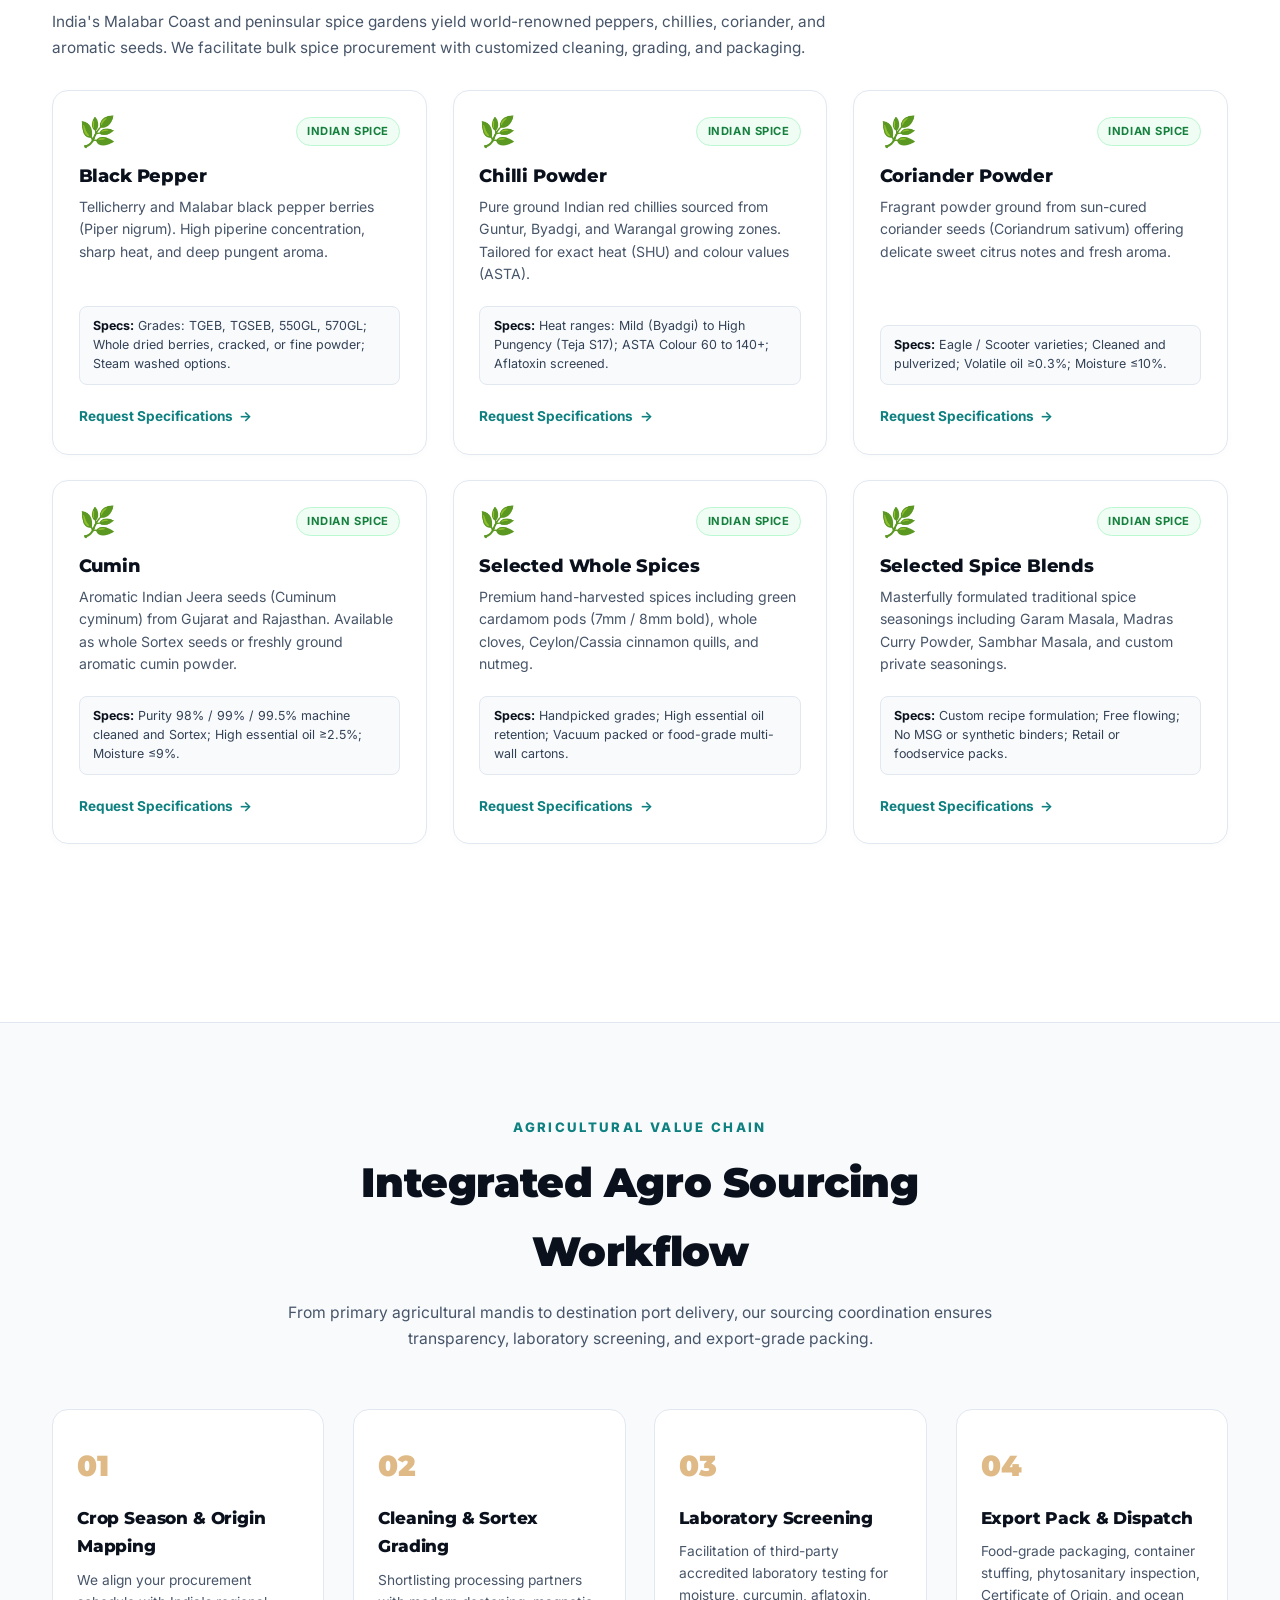
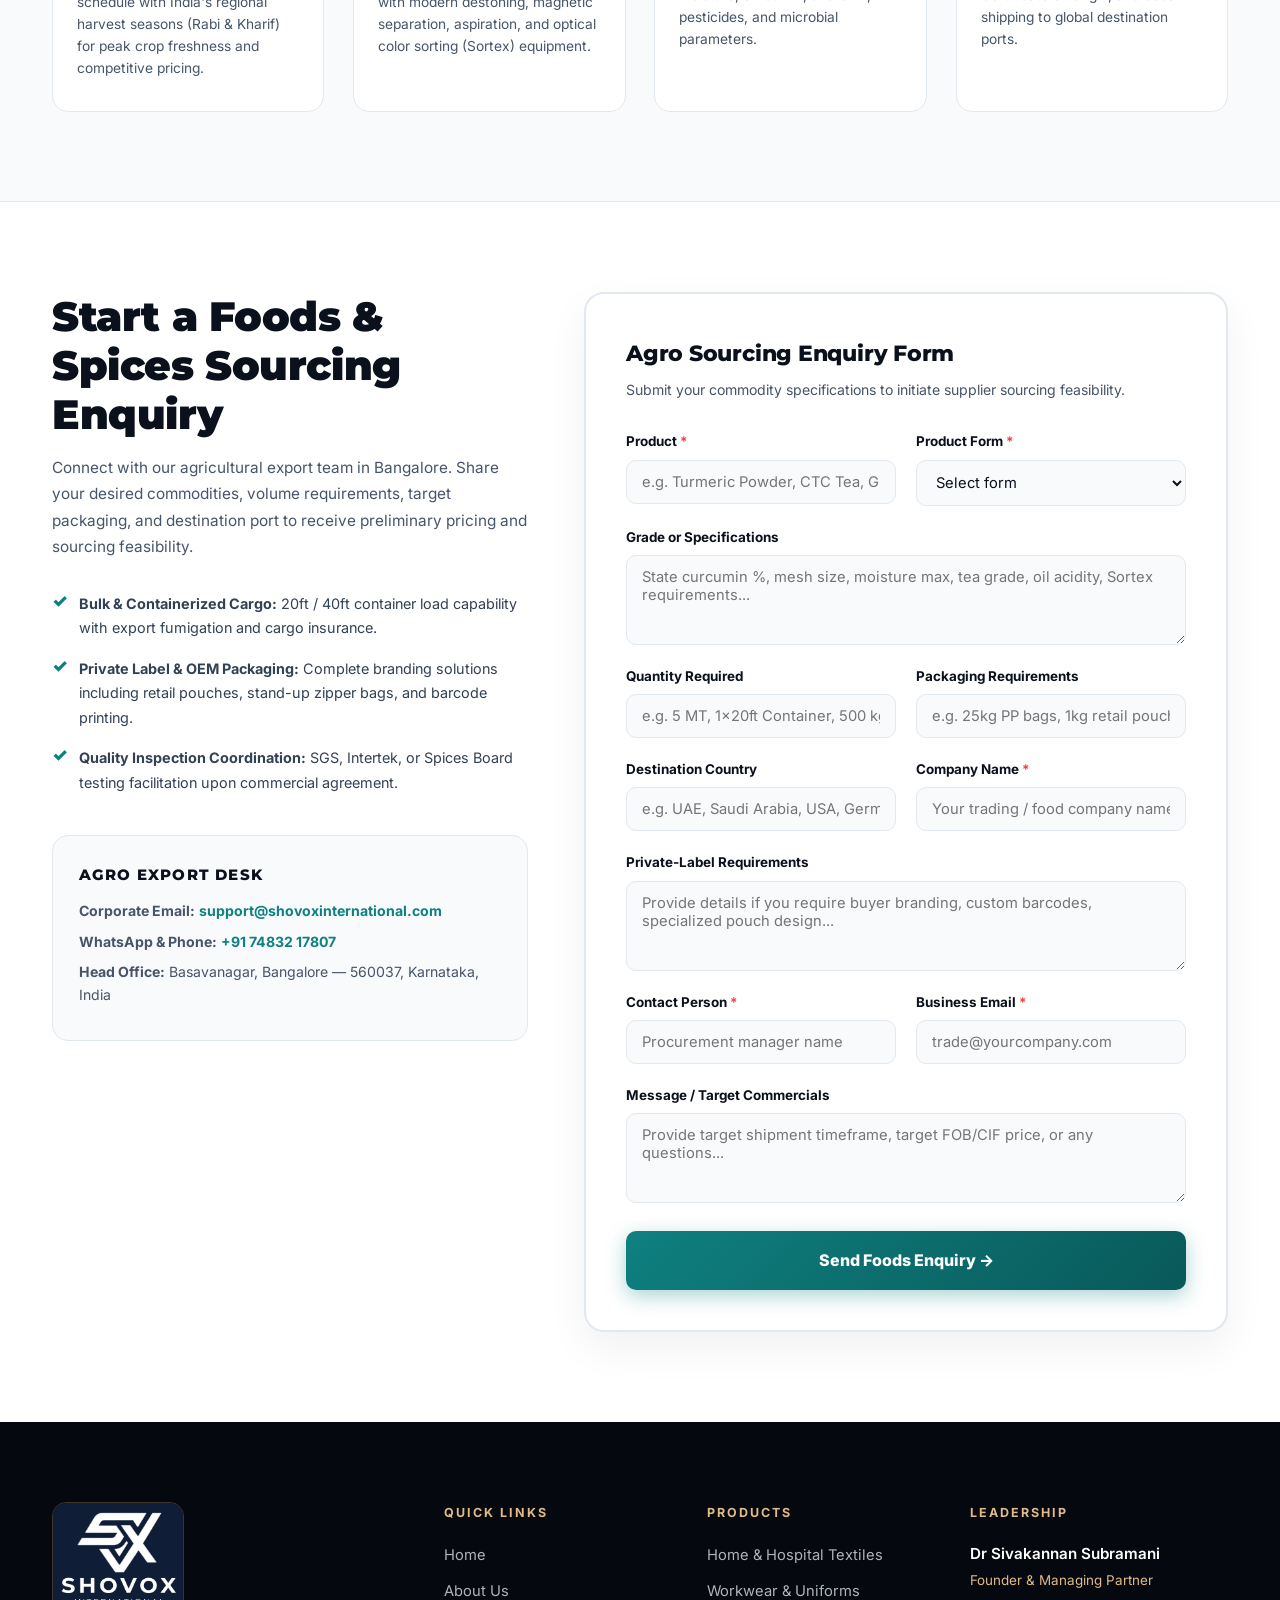
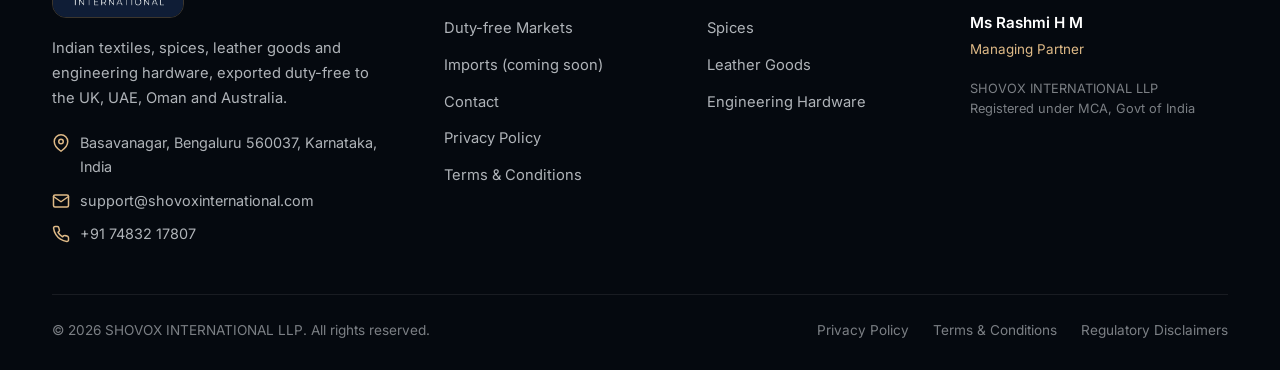
<file: foods-spices.html>
<!DOCTYPE html>
<html lang="en">
<head>
  <meta charset="UTF-8">
  <meta name="viewport" content="width=device-width, initial-scale=1.0">
  <link rel="icon" href="favicon.ico" sizes="any">
  <link rel="icon" href="assets/favicon-32.png" type="image/png" sizes="32x32">
  <link rel="apple-touch-icon" href="assets/apple-touch-icon.png">
  <meta name="theme-color" content="#0a111c">
  <title>Indian Spices Exporter — Turmeric, Chilli, Cumin, Tea | SHOVOX INTERNATIONAL</title>
  <meta name="description" content="Turmeric, chilli, cumin, coriander, spice blends and tea from Erode, Unjha, Guntur and Kerala, exported duty-free to the UAE, Oman, Australia and the UK.">
  <meta name="keywords" content="Shovox Foods and Spices, Indian spices export, turmeric powder bulk, turmeric fingers, CTC black tea, orthodox tea Assam, cold-pressed groundnut oil, virgin coconut oil, Indian millets ragi foxtail bajra, black pepper Tellicherry, Bangalore export house">
  <link rel="canonical" href="https://shovoxinternational.com/foods-spices.html">

  <!-- Open Graph / Meta -->
  <meta property="og:title" content="SHOVOX FOODS & SPICES — Indian Agricultural Products for Global Markets | SHOVOX INTERNATIONAL LLP">
  <meta property="og:description" content="Turmeric, chilli, cumin, coriander, spice blends and tea from Erode, Unjha, Guntur and Kerala, exported duty-free to the UAE, Oman, Australia and the UK.">
  <meta property="og:type" content="website">
  <meta property="og:url" content="https://shovoxinternational.com/foods-spices.html">
  <meta name="twitter:card" content="summary_large_image">
  <meta property="og:image" content="https://shovoxinternational.com/assets/og-image.jpg">

  <!-- Google Fonts -->
  <link rel="preconnect" href="https://fonts.googleapis.com">
  <link rel="preconnect" href="https://fonts.gstatic.com" crossorigin>
  <link href="https://fonts.googleapis.com/css2?family=Cinzel:wght@600;700;800&family=Inter:wght@400;500;600;700;800;900&family=Montserrat:wght@600;700;800;900&family=Playfair+Display:wght@700;800&display=swap" rel="stylesheet">

  <!-- External Stylesheet -->
  <link rel="stylesheet" href="css/main.css?v=3">

  <style>
    :root {
      --color-bg:           #ffffff;
      --color-surface:      #f8fafc;
      --color-surface-sub:  #f1f5f9;
      --color-border:       #e2e8f0;
      --color-text:         #0a111c;
      --color-text-muted:   #475569;
      --color-primary:      #0a111c;
      --color-primary-dark: #05090f;
      --color-primary-card: #0d1726;
      --color-gold:         #dfba87;
      --color-gold-dark:    #c59f64;
      --color-gold-light:   #f7edd9;
      --color-teal:         #0f8080;
      --color-teal-dark:    #095959;
      --color-teal-light:   #e6f6f6;
      --color-accent:       #0284c7;
      --color-white:        #ffffff;
      --color-danger:       #ef4444;
      --color-success:      #16a34a;

      --font-sans:    'Inter', system-ui, -apple-system, sans-serif;
      --font-display: 'Montserrat', 'Inter', sans-serif;
      --font-serif:   'Playfair Display', Georgia, serif;

      --max-width:    1240px;
      --section-py:   clamp(4rem, 7vw, 6.5rem);
    }
    .hero {
      background:
        radial-gradient(circle at 85% 25%, rgba(223, 186, 135, 0.2) 0%, transparent 45%),
        radial-gradient(circle at 15% 75%, rgba(15, 128, 128, 0.24) 0%, transparent 40%),
        linear-gradient(135deg, #070d17 0%, #0d1726 50%, #0a111c 100%);
      color: var(--color-white);
      padding-top: 145px;
      padding-bottom: 75px;
      position: relative;
      overflow: hidden;
      border-bottom: 1px solid rgba(223, 186, 135, 0.25);
    }
    .hero-grid {
      display: grid;
      grid-template-columns: 1.2fr 0.8fr;
      gap: 3.5rem;
      align-items: center;
    }
    .hero-eyebrow {
      display: inline-flex;
      align-items: center;
      gap: 0.6rem;
      padding: 0.4rem 1.1rem;
      background: rgba(223, 186, 135, 0.15);
      border: 1px solid rgba(223, 186, 135, 0.5);
      border-radius: 100px;
      font-size: 0.82rem;
      font-weight: 800;
      color: var(--color-gold);
      letter-spacing: 0.12em;
      text-transform: uppercase;
      margin-bottom: 1.25rem;
    }
    .hero-eyebrow-dot {
      width: 8px;
      height: 8px;
      background: var(--color-gold);
      border-radius: 50%;
      box-shadow: 0 0 8px var(--color-gold);
    }
    .hero h1 {
      font-family: var(--font-display);
      font-size: clamp(2.4rem, 4.5vw, 3.8rem);
      font-weight: 900;
      line-height: 1.15;
      letter-spacing: -0.01em;
      margin-bottom: 1.2rem;
      color: #ffffff;
    }
    .hero h1 span.gold {
      background: linear-gradient(135deg, #ffffff 30%, var(--color-gold) 100%);
      -webkit-background-clip: text;
      -webkit-text-fill-color: transparent;
    }
    .hero-tagline {
      font-size: clamp(1.05rem, 1.8vw, 1.25rem);
      font-weight: 500;
      color: #e2e8f0;
      line-height: 1.6;
      margin-bottom: 1.6rem;
    }
    .hero-desc {
      font-size: 0.95rem;
      color: rgba(226, 232, 240, 0.8);
      line-height: 1.7;
      margin-bottom: 2.2rem;
      max-width: 620px;
    }
    .hero-actions {
      display: flex;
      flex-wrap: wrap;
      gap: 1rem;
    }
    .btn-outline-white {
      background: rgba(255, 255, 255, 0.05);
      color: #ffffff;
      border: 1.5px solid rgba(255, 255, 255, 0.3);
      backdrop-filter: blur(6px);
    }
    .btn-outline-white:hover {
      background: rgba(255, 255, 255, 0.12);
      border-color: var(--color-gold);
      color: var(--color-gold);
    }
    .hero-card {
      background: rgba(13, 23, 38, 0.85);
      border: 1.5px solid rgba(223, 186, 135, 0.45);
      border-radius: 20px;
      padding: 2.2rem;
      backdrop-filter: blur(12px);
      box-shadow: 0 20px 45px rgba(0,0,0,0.4);
    }
    .hero-card h3 {
      font-size: 1.15rem;
      color: var(--color-gold);
      font-weight: 800;
      letter-spacing: 0.05em;
      text-transform: uppercase;
      margin-bottom: 1.5rem;
      display: flex;
      align-items: center;
      gap: 0.6rem;
    }
    .hero-pillars {
      display: grid;
      grid-template-columns: 1fr 1fr;
      gap: 1.25rem;
    }
    .pillar-item {
      background: rgba(255,255,255,0.04);
      border: 1px solid rgba(255,255,255,0.08);
      border-radius: 12px;
      padding: 1rem;
    }
    .pillar-item .icon {
      font-size: 1.4rem;
      margin-bottom: 0.4rem;
    }
    .pillar-item strong {
      display: block;
      font-size: 0.88rem;
      color: #ffffff;
      margin-bottom: 0.2rem;
    }
    .pillar-item span {
      font-size: 0.78rem;
      color: #94a3b8;
      line-height: 1.4;
      display: block;
    }
    .disclaimer-section {
      background: var(--color-surface);
      padding: 2.5rem 0;
      border-bottom: 1px solid var(--color-border);
    }
    .disclaimer-card {
      background: #fff;
      border: 2px solid #0f8080;
      border-left-width: 8px;
      border-radius: 14px;
      padding: 1.6rem 2rem;
      box-shadow: 0 4px 18px rgba(15, 128, 128, 0.1);
      display: flex;
      align-items: flex-start;
      gap: 1.4rem;
    }
    .disclaimer-icon {
      font-size: 2rem;
      line-height: 1;
      color: var(--color-teal);
      flex-shrink: 0;
      margin-top: 0.2rem;
    }
    .disclaimer-content h3 {
      font-size: 1rem;
      font-weight: 800;
      color: var(--color-teal-dark);
      text-transform: uppercase;
      letter-spacing: 0.08em;
      margin-bottom: 0.35rem;
    }
    .disclaimer-content p {
      font-size: 0.92rem;
      color: #1e293b;
      line-height: 1.65;
      font-weight: 500;
    }
    .cat-nav-wrap {
      position: sticky;
      top: 92px;
      z-index: 900;
      background: rgba(255, 255, 255, 0.95);
      backdrop-filter: blur(10px);
      border-bottom: 1px solid var(--color-border);
      padding: 0.75rem 0;
      box-shadow: 0 4px 12px rgba(0,0,0,0.03);
    }
    .cat-nav {
      display: flex;
      gap: 0.6rem;
      overflow-x: auto;
      padding-bottom: 0.2rem;
      scrollbar-width: thin;
    }
    .cat-nav-btn {
      display: inline-flex;
      align-items: center;
      gap: 0.5rem;
      padding: 0.55rem 1.15rem;
      border-radius: 100px;
      font-size: 0.82rem;
      font-weight: 700;
      background: var(--color-surface);
      border: 1px solid var(--color-border);
      color: var(--color-text-muted);
      white-space: nowrap;
      transition: all 0.2s;
      cursor: pointer;
    }
    .cat-nav-btn:hover {
      border-color: var(--color-teal);
      color: var(--color-teal);
    }
    .cat-nav-btn.active {
      background: var(--color-teal);
      border-color: var(--color-teal);
      color: #ffffff;
    }
    .cat-nav-btn .pill-priority {
      font-size: 0.65rem;
      padding: 0.15rem 0.5rem;
      border-radius: 50px;
      background: var(--color-gold);
      color: #0a111c;
      font-weight: 800;
    }
    .catalog-section {
      padding: var(--section-py) 0;
      background: #ffffff;
    }
    .category-block {
      margin-bottom: 5.5rem;
      scroll-margin-top: 170px;
    }
    .category-header {
      display: flex;
      flex-wrap: wrap;
      align-items: baseline;
      justify-content: space-between;
      gap: 1rem;
      margin-bottom: 1.25rem;
      padding-bottom: 1rem;
      border-bottom: 2px solid var(--color-surface-sub);
    }
    .category-title-wrap {
      display: flex;
      align-items: center;
      gap: 1rem;
      flex-wrap: wrap;
    }
    .category-h2 {
      font-family: var(--font-display);
      font-size: clamp(1.5rem, 2.8vw, 2.1rem);
      font-weight: 800;
      color: var(--color-primary);
    }
    .priority-focus-tag {
      display: inline-flex;
      align-items: center;
      gap: 0.4rem;
      padding: 0.35rem 0.9rem;
      background: linear-gradient(135deg, #dfba87, #c59f64);
      color: #0a111c;
      font-size: 0.72rem;
      font-weight: 800;
      border-radius: 30px;
      text-transform: uppercase;
      letter-spacing: 0.08em;
      box-shadow: 0 2px 8px rgba(223, 186, 135, 0.4);
    }
    .category-desc {
      font-size: 0.96rem;
      color: var(--color-text-muted);
      max-width: 820px;
      line-height: 1.7;
      margin-bottom: 1.8rem;
    }
    .specs-feature-box {
      background: #fafaf9;
      border: 1.5px solid #e7e5e4;
      border-radius: 14px;
      padding: 1.5rem 1.8rem;
      margin-bottom: 2.2rem;
    }
    .specs-feature-title {
      font-size: 0.88rem;
      font-weight: 800;
      text-transform: uppercase;
      letter-spacing: 0.08em;
      color: #44403c;
      margin-bottom: 0.9rem;
      display: flex;
      align-items: center;
      gap: 0.5rem;
    }
    .specs-feature-grid {
      display: grid;
      grid-template-columns: repeat(auto-fit, minmax(220px, 1fr));
      gap: 0.75rem;
    }
    .specs-pill {
      background: #ffffff;
      border: 1px solid #d6d3d1;
      border-radius: 8px;
      padding: 0.55rem 0.85rem;
      font-size: 0.82rem;
      color: #292524;
      display: flex;
      align-items: center;
      gap: 0.5rem;
    }
    .specs-pill .dot {
      width: 6px;
      height: 6px;
      background: var(--color-gold-dark);
      border-radius: 50%;
      flex-shrink: 0;
    }
    .products-grid {
      display: grid;
      grid-template-columns: repeat(auto-fill, minmax(280px, 1fr));
      gap: 1.6rem;
    }
    .product-card {
      background: #ffffff;
      border: 1.5px solid var(--color-border);
      border-radius: 16px;
      padding: 1.6rem;
      display: flex;
      flex-direction: column;
      position: relative;
      transition: all 0.25s ease;
      box-shadow: 0 2px 8px rgba(0,0,0,0.02);
    }
    .product-card:hover {
      transform: translateY(-4px);
      box-shadow: 0 12px 28px rgba(10, 17, 28, 0.08);
      border-color: var(--color-teal);
    }
    .product-card-top {
      display: flex;
      justify-content: space-between;
      align-items: flex-start;
      margin-bottom: 1.1rem;
    }
    .product-card-icon {
      font-size: 1.85rem;
      line-height: 1;
    }
    .badge-agro {
      display: inline-block;
      font-size: 0.7rem;
      font-weight: 700;
      text-transform: uppercase;
      letter-spacing: 0.05em;
      padding: 0.25rem 0.65rem;
      border-radius: 20px;
      background: #f0fdf4;
      color: #15803d;
      border: 1px solid #bbf7d0;
    }
    .badge-tea {
      display: inline-block;
      font-size: 0.7rem;
      font-weight: 700;
      text-transform: uppercase;
      letter-spacing: 0.05em;
      padding: 0.25rem 0.65rem;
      border-radius: 20px;
      background: #fefce8;
      color: #a16207;
      border: 1px solid #fef08a;
    }
    .badge-oil {
      display: inline-block;
      font-size: 0.7rem;
      font-weight: 700;
      text-transform: uppercase;
      letter-spacing: 0.05em;
      padding: 0.25rem 0.65rem;
      border-radius: 20px;
      background: #fffbeb;
      color: #b45309;
      border: 1px solid #fde68a;
    }
    .badge-millet {
      display: inline-block;
      font-size: 0.7rem;
      font-weight: 700;
      text-transform: uppercase;
      letter-spacing: 0.05em;
      padding: 0.25rem 0.65rem;
      border-radius: 20px;
      background: #fafaf9;
      color: #57534e;
      border: 1px solid #e7e5e4;
    }
    .product-card h3 {
      font-size: 1.1rem;
      font-weight: 800;
      color: var(--color-primary);
      margin-bottom: 0.5rem;
      line-height: 1.35;
    }
    .product-card p {
      font-size: 0.88rem;
      color: var(--color-text-muted);
      line-height: 1.6;
      margin-bottom: 1.25rem;
      flex-grow: 1;
    }
    .product-card-specs {
      font-size: 0.78rem;
      background: var(--color-surface);
      border-radius: 8px;
      padding: 0.65rem 0.85rem;
      color: #334155;
      margin-bottom: 1.25rem;
      border: 1px solid #e2e8f0;
      line-height: 1.5;
    }
    .product-card-specs strong {
      color: var(--color-primary);
    }
    .product-card-action {
      display: inline-flex;
      align-items: center;
      gap: 0.4rem;
      font-size: 0.85rem;
      font-weight: 700;
      color: var(--color-teal);
      transition: gap 0.2s;
    }
    .product-card:hover .product-card-action {
      gap: 0.7rem;
    }
    .process-section {
      background: var(--color-surface);
      padding: var(--section-py) 0;
      border-top: 1px solid var(--color-border);
      border-bottom: 1px solid var(--color-border);
    }
    .section-head {
      text-align: center;
      max-width: 720px;
      margin: 0 auto 3.5rem;
    }
    .section-eyebrow {
      font-size: 0.82rem;
      font-weight: 800;
      color: var(--color-teal);
      letter-spacing: 0.18em;
      text-transform: uppercase;
      margin-bottom: 0.6rem;
    }
    .section-head h2 {
      font-family: var(--font-display);
      font-size: clamp(2rem, 3.2vw, 2.6rem);
      font-weight: 900;
      color: var(--color-primary);
      margin-bottom: 0.8rem;
    }
    .section-head p {
      font-size: 0.98rem;
      color: var(--color-text-muted);
    }
    .process-grid {
      display: grid;
      grid-template-columns: repeat(4, 1fr);
      gap: 1.8rem;
    }
    .process-card {
      background: #ffffff;
      border: 1.5px solid var(--color-border);
      border-radius: 16px;
      padding: 2rem 1.5rem;
      position: relative;
    }
    .process-num {
      font-size: 1.8rem;
      font-weight: 900;
      font-family: var(--font-display);
      color: var(--color-gold);
      margin-bottom: 0.8rem;
    }
    .process-card h4 {
      font-size: 1.05rem;
      font-weight: 800;
      color: var(--color-primary);
      margin-bottom: 0.5rem;
    }
    .process-card p {
      font-size: 0.86rem;
      color: var(--color-text-muted);
      line-height: 1.6;
    }
    .enquiry-section {
      padding: var(--section-py) 0;
      background: #ffffff;
      scroll-margin-top: 120px;
    }
    .enquiry-grid {
      display: grid;
      grid-template-columns: 0.85fr 1.15fr;
      gap: 3.5rem;
      align-items: flex-start;
    }
    .enquiry-info h2 {
      font-family: var(--font-display);
      font-size: clamp(2rem, 3.2vw, 2.6rem);
      font-weight: 900;
      color: var(--color-primary);
      line-height: 1.2;
      margin-bottom: 1rem;
    }
    .enquiry-info p {
      font-size: 0.96rem;
      color: var(--color-text-muted);
      line-height: 1.7;
      margin-bottom: 2rem;
    }
    .info-check-list {
      list-style: none;
      display: flex;
      flex-direction: column;
      gap: 1rem;
      margin-bottom: 2.5rem;
    }
    .info-check-item {
      display: flex;
      align-items: flex-start;
      gap: 0.75rem;
      font-size: 0.9rem;
      color: #334155;
    }
    .info-check-item .check {
      color: var(--color-teal);
      font-weight: 900;
      font-size: 1.1rem;
      line-height: 1;
    }
    .contact-card-box {
      background: var(--color-surface);
      border: 1.5px solid var(--color-border);
      border-radius: 16px;
      padding: 1.6rem;
    }
    .contact-card-box h4 {
      font-size: 0.95rem;
      font-weight: 800;
      color: var(--color-primary);
      margin-bottom: 0.8rem;
      text-transform: uppercase;
      letter-spacing: 0.08em;
    }
    .contact-card-box p {
      font-size: 0.88rem;
      color: var(--color-text-muted);
      margin-bottom: 0.5rem;
      line-height: 1.6;
    }
    .contact-card-box a {
      color: var(--color-teal);
      font-weight: 700;
    }
    .form-card {
      background: #ffffff;
      border: 2px solid var(--color-border);
      border-radius: 20px;
      padding: 2.5rem;
      box-shadow: 0 16px 40px rgba(10, 17, 28, 0.06);
    }
    .form-card h3 {
      font-family: var(--font-display);
      font-size: 1.4rem;
      font-weight: 800;
      color: var(--color-primary);
      margin-bottom: 0.35rem;
    }
    .form-card .form-subtitle {
      font-size: 0.88rem;
      color: var(--color-text-muted);
      margin-bottom: 1.8rem;
    }
    .form-row {
      display: grid;
      grid-template-columns: 1fr 1fr;
      gap: 1.25rem;
    }
    .form-group {
      display: flex;
      flex-direction: column;
      gap: 0.4rem;
      margin-bottom: 1.25rem;
    }
    .form-group label {
      font-size: 0.84rem;
      font-weight: 700;
      color: var(--color-primary);
    }
    .form-group label span.req {
      color: var(--color-danger);
    }
    .form-group input,
    .form-group select,
    .form-group textarea {
      width: 100%;
      padding: 0.75rem 0.95rem;
      font-size: 0.92rem;
      font-family: inherit;
      color: var(--color-text);
      background: var(--color-surface);
      border: 1.5px solid var(--color-border);
      border-radius: 10px;
      transition: all 0.2s;
    }
    .form-group input:focus,
    .form-group select:focus,
    .form-group textarea:focus {
      outline: none;
      border-color: var(--color-teal);
      background: #ffffff;
      box-shadow: 0 0 0 4px rgba(15, 128, 128, 0.15);
    }
    .form-group textarea {
      resize: vertical;
      min-height: 90px;
    }
    .btn-submit {
      width: 100%;
      padding: 1rem 2rem;
      background: linear-gradient(135deg, #0f8080, #095959);
      color: #ffffff;
      font-size: 1rem;
      font-weight: 800;
      border-radius: 10px;
      border: none;
      cursor: pointer;
      transition: all 0.25s ease;
      box-shadow: 0 6px 20px rgba(15, 128, 128, 0.35);
      margin-top: 0.5rem;
    }
    .btn-submit:hover {
      background: linear-gradient(135deg, #119494, #0f8080);
      transform: translateY(-2px);
      box-shadow: 0 8px 24px rgba(15, 128, 128, 0.45);
    }
    .form-success {
      background: #ecfdf5;
      border: 1.5px solid #10b981;
      color: #065f46;
      border-radius: 10px;
      padding: 1.25rem;
      margin-top: 1.25rem;
      font-size: 0.92rem;
      line-height: 1.5;
    }
    .form-error {
      background: #fef2f2;
      border: 1.5px solid #ef4444;
      color: #991b1b;
      border-radius: 10px;
      padding: 1.25rem;
      margin-top: 1.25rem;
      font-size: 0.92rem;
      line-height: 1.5;
    }
    @media (max-width: 1080px) {
    .hero-grid { grid-template-columns: 1fr; gap: 2.5rem; }
    .process-grid { grid-template-columns: repeat(2, 1fr); }
    .enquiry-grid { grid-template-columns: 1fr; }
    
    
    }
    @media (max-width: 720px) {
    .hero { padding-top: 115px; }
    .hero-pillars { grid-template-columns: 1fr; }
    .form-row { grid-template-columns: 1fr; }
    .process-grid { grid-template-columns: 1fr; }
    
    
    }
  
  
  </style>
</head>
<body>

  <!-- ========================================
       TOP NAVIGATION BAR
       ======================================== -->
  <a class="skip-link" href="#main-content">Skip to content</a>

  <!-- ============ SITE HEADER (shared) ============ -->
  <header class="navbar" id="navbar">
    <div class="container nav-inner">
      <a href="index.html" class="brand" aria-label="SHOVOX INTERNATIONAL LLP home">
        <img src="assets/shovox-mark.png" alt="" class="brand-mark" width="48" height="48">
        <span class="brand-text"><span class="brand-name">SHOVOX</span><span class="brand-sub">INTERNATIONAL</span></span>
      </a>
      <nav class="nav-main" aria-label="Main">
        <ul class="nav-links">
          <li><a href="index.html" data-i18n="nav.home">Home</a></li>
          <li class="has-dropdown">
            <button type="button" class="nav-drop-btn" aria-expanded="false" aria-controls="products-menu"><span data-i18n="nav.products">Products</span><svg viewBox="0 0 24 24" fill="none" stroke="currentColor" stroke-width="2.5" stroke-linecap="round" stroke-linejoin="round" aria-hidden="true"><path d="M6 9l6 6 6-6"/></svg></button>
            <ul class="dropdown-menu" id="products-menu">
            <li><a href="textiles.html"><span class="dd-title" data-i18n="nav.textiles">Home &amp; Hospital Textiles</span><span class="dd-desc" data-i18n="prod.textiles_desc">Bed linen, towels, hotel and hospital linen</span></a></li>
            <li><a href="workwear.html"><span class="dd-title" data-i18n="nav.workwear">Workwear &amp; Uniforms</span><span class="dd-desc" data-i18n="prod.workwear_desc">Scrubs, chef wear, coveralls, corporate uniforms</span></a></li>
            <li><a href="foods-spices.html"><span class="dd-title" data-i18n="nav.spices">Spices</span><span class="dd-desc" data-i18n="prod.spices_desc">Turmeric, chilli, cumin, coriander, blends and tea</span></a></li>
            <li><a href="leather.html"><span class="dd-title" data-i18n="nav.leather">Leather Goods</span><span class="dd-desc" data-i18n="prod.leather_desc">Bags, wallets, belts and gloves</span></a></li>
            <li><a href="engineering.html"><span class="dd-title" data-i18n="nav.engineering">Engineering Hardware</span><span class="dd-desc" data-i18n="prod.engineering_desc">Fasteners, hand tools, castings, machined parts</span></a></li>
            </ul>
          </li>
          <li><a href="markets.html" data-i18n="nav.markets">Duty-free Markets</a></li>
          <li><a href="about.html" data-i18n="nav.about">About Us</a></li>
          <li><a href="contact.html" data-i18n="nav.contact">Contact</a></li>
        </ul>
      </nav>
      <div class="nav-actions">
        <div class="lang-menu">
          <button type="button" class="lang-toggle" aria-expanded="false" aria-label="Change language"><svg viewBox="0 0 24 24" fill="none" stroke="currentColor" stroke-width="2" stroke-linecap="round" stroke-linejoin="round" aria-hidden="true"><circle cx="12" cy="12" r="10"/><path d="M2 12h20M12 2a15.3 15.3 0 0 1 4 10 15.3 15.3 0 0 1-4 10 15.3 15.3 0 0 1-4-10 15.3 15.3 0 0 1 4-10z"/></svg><span class="lang-current">EN</span></button>
          <div class="lang-list">
          <button type="button" class="lang-btn active" data-lang="en" lang="en">English</button>
          <button type="button" class="lang-btn" data-lang="ta" lang="ta">தமிழ்</button>
          <button type="button" class="lang-btn" data-lang="hi" lang="hi">हिंदी</button>
          <button type="button" class="lang-btn" data-lang="ar" lang="ar">العربية</button>
          <button type="button" class="lang-btn" data-lang="kn" lang="kn">ಕನ್ನಡ</button>
          </div>
        </div>
        <a href="contact.html" class="btn btn-navy btn-sm nav-cta" data-i18n="nav.enquire">Request a Quote</a>
        <button type="button" class="hamburger" id="hamburger" aria-label="Open menu" aria-expanded="false" aria-controls="mobileNav"><span></span><span></span><span></span></button>
      </div>
    </div>
  </header>

  <div class="mobile-nav" id="mobileNav" aria-hidden="true">
    <div class="mobile-nav-head">
      <a href="index.html" class="brand" aria-label="SHOVOX INTERNATIONAL LLP home">
        <img src="assets/shovox-mark.png" alt="" class="brand-mark" width="48" height="48">
        <span class="brand-text"><span class="brand-name">SHOVOX</span><span class="brand-sub">INTERNATIONAL</span></span>
      </a>
      <button type="button" class="mobile-nav-close" aria-label="Close menu">&times;</button>
    </div>
    <nav class="mobile-nav-links" aria-label="Mobile">
      <a href="index.html" data-i18n="nav.home">Home</a>
      <a href="textiles.html" data-i18n="nav.textiles">Home &amp; Hospital Textiles</a>
      <a href="workwear.html" data-i18n="nav.workwear">Workwear &amp; Uniforms</a>
      <a href="foods-spices.html" data-i18n="nav.spices">Spices</a>
      <a href="leather.html" data-i18n="nav.leather">Leather Goods</a>
      <a href="engineering.html" data-i18n="nav.engineering">Engineering Hardware</a>
      <a href="markets.html" data-i18n="nav.markets">Duty-free Markets</a>
      <a href="import-distribution.html" data-i18n="nav.imports">Imports (coming soon)</a>
      <a href="about.html" data-i18n="nav.about">About Us</a>
      <a href="contact.html" data-i18n="nav.contact">Contact</a>
    </nav>
    <div class="mobile-nav-label">Language</div>
    <div class="mobile-lang">
      <button type="button" class="lang-btn active" data-lang="en" lang="en">EN</button>
      <button type="button" class="lang-btn" data-lang="ta" lang="ta">தமிழ்</button>
      <button type="button" class="lang-btn" data-lang="hi" lang="hi">हिंदी</button>
      <button type="button" class="lang-btn" data-lang="ar" lang="ar">عربي</button>
      <button type="button" class="lang-btn" data-lang="kn" lang="kn">ಕನ್ನಡ</button>
    </div>
    <a href="contact.html" class="btn btn-navy" data-i18n="nav.enquire">Request a Quote</a>
  </div>
  <div id="main-content" tabindex="-1"></div>

  


  <!-- ========================================
       PAGE HERO (MIDNIGHT NAVY & GOLD)
       ======================================== -->
  <header class="hero" id="hero">
    <div class="container">
      <div class="hero-grid">
        <div class="hero-content">
          <div class="hero-eyebrow" data-i18n="foods_eyebrow">
            <span class="hero-eyebrow-dot"></span>
            SHOVOX FOODS &amp; SPICES
          </div>
          <h1 data-i18n="foods_h1">
            Indian Agricultural Products <span class="gold">for Global Markets</span>
          </h1>
          <p class="hero-tagline" data-i18n="foods_tagline">
            Connecting international food importers with suitable Indian suppliers
          </p>
          <p class="hero-desc">
            SHOVOX FOODS &amp; SPICES explores sourcing and export opportunities for selected Indian spices, tea, edible oils, and ancient millets. We facilitate origin-level procurement, laboratory screening coordination, customized bulk packaging, and private-label preparation for overseas food manufacturers, packaging brands, and wholesale distributors.
          </p>
          <div class="hero-actions">
            <a href="#enquiry" class="btn btn-gold" data-i18n="foods_btn_enquiry">Send Foods Enquiry →</a>
            <a href="#categories" class="btn btn-outline-white" data-i18n="foods_btn_browse">Explore Agro Commodities</a>
          </div>
        </div>

        <div class="hero-card">
          <h3>🌿 Agro Sourcing Pillars</h3>
          <div class="hero-pillars">
            <div class="pillar-item">
              <div class="icon">🌾</div>
              <strong>Farm-Belt Aggregation</strong>
              <span>Direct origin sourcing from primary spice and tea producing regions across India</span>
            </div>
            <div class="pillar-item">
              <div class="icon">🧪</div>
              <strong>Testing Coordination</strong>
              <span>Facilitation of laboratory test parameters (moisture, curcumin, ash, microbiological)</span>
            </div>
            <div class="pillar-item">
              <div class="icon">🏷️</div>
              <strong>Private Labeling</strong>
              <span>Bulk sacks, food-grade drums, stand-up pouches, and custom retail packaging</span>
            </div>
            <div class="pillar-item">
              <div class="icon">🚢</div>
              <strong>Ocean Logistics</strong>
              <span>FCL and LCL container dispatch from major Indian seaports with phytosanitary support</span>
            </div>
          </div>
        </div>
      </div>
    </div>
  </header>

  <!-- ========================================
       MANDATORY FOOD SAFETY DISCLAIMER (PROMINENT)
       ======================================== -->
  <section class="disclaimer-section" id="disclaimer">
    <div class="container">
      <div class="disclaimer-card">
        <div class="disclaimer-icon">⚠️</div>
        <div class="disclaimer-content">
          <h3>Food Safety &amp; Export Verification Notice</h3>
          <p data-i18n="foods_disclaimer">
            Food-safety requirements, export eligibility, laboratory testing and destination-country import regulations must be verified before commercial engagement. Nutritional values, certifications and geographic origin claims are not implied.
          </p>
        </div>
      </div>
    </div>
  </section>

  <!-- ========================================
       CATEGORY JUMP NAV (STICKY)
       ======================================== -->
  <div class="cat-nav-wrap">
    <div class="container">
      <div class="cat-nav">
        <a href="#cat-turmeric" class="cat-nav-btn active">
          <span>Priority A: Turmeric</span>
          <span class="pill-priority">PRIORITY</span>
        </a>
        <a href="#cat-tea" class="cat-nav-btn">
          <span>Priority B: Tea</span>
          <span class="pill-priority">PRIORITY</span>
        </a>
        <a href="#cat-oils" class="cat-nav-btn">
          <span>Category C: Cold-Pressed Oils</span>
        </a>
        <a href="#cat-millets" class="cat-nav-btn">
          <span>Category D: Millets</span>
        </a>
        <a href="#cat-spices" class="cat-nav-btn">
          <span>Category E: Other Spices</span>
        </a>
      </div>
    </div>
  </div>

  <!-- ========================================
       PRODUCT CATALOG SECTION
       ======================================== -->
  <main class="catalog-section" id="categories">
    <div class="container">

      <!-- ====================================
           PRIORITY A — TURMERIC
           ==================================== -->
      <section class="category-block" id="cat-turmeric">
        <div class="category-header">
          <div class="category-title-wrap">
            <h2 class="category-h2">PRIORITY A — Turmeric</h2>
            <span class="priority-focus-tag">★ PRIORITY FOCUS</span>
          </div>
        </div>
        <p class="category-desc">
          India is the world's leading grower and exporter of Curcuma longa. We explore sourcing options across India's premier turmeric belts (Erode, Salem, Nizamabad, Sangli, and Waigaon) to deliver graded whole fingers, uniform powders, and industrial-grade feedstock.
        </p>

        <!-- Turmeric Specification Options Box -->
        <div class="specs-feature-box">
          <div class="specs-feature-title">
            <span>⚙️ Buyer Specification Parameters Available Upon Request</span>
          </div>
          <div class="specs-feature-grid">
            <div class="specs-pill"><span class="dot"></span><span><strong>Curcumin Content:</strong> Where verified (2.5% to 5.0%+)</span></div>
            <div class="specs-pill"><span class="dot"></span><span><strong>Moisture Specification:</strong> Standard &lt;10% or tailored limits</span></div>
            <div class="specs-pill"><span class="dot"></span><span><strong>Product Grade:</strong> Single polished / Double polished / Sortex</span></div>
            <div class="specs-pill"><span class="dot"></span><span><strong>Packaging Type:</strong> PP bags, Jute bags, Kraft paper, Vacuum pack</span></div>
            <div class="specs-pill"><span class="dot"></span><span><strong>Bulk Quantity:</strong> LCL pallets, 20ft FCL (18 MT), Multi-container</span></div>
            <div class="specs-pill"><span class="dot"></span><span><strong>Private-Label:</strong> Retail zip pouches, PET jars, custom barcodes</span></div>
            <div class="specs-pill"><span class="dot"></span><span><strong>Laboratory Reports:</strong> CoA for microbiology, heavy metals where available</span></div>
          </div>
        </div>

        <div class="products-grid">
          <!-- Card 1 -->
          <div class="product-card">
            <div class="product-card-top">
              <span class="product-card-icon">🌿</span>
              <span class="badge-agro">Agricultural Product</span>
            </div>
            <h3>Turmeric Powder</h3>
            <p>Finely ground natural turmeric powder boasting vibrant golden-yellow color, earthy aroma, and no artificial coloration or starches.</p>
            <div class="product-card-specs">
              <strong>Specs:</strong> 80–100 mesh fineness; Curcumin 2.5%–4.5%+; Moisture &le;10%; Total Ash &le;8%; Acid Insoluble Ash &le;1%.
            </div>
            <a href="#enquiry" class="product-card-action" onclick="prefillFoodProduct('Turmeric Powder', 'Powder')">Request Specifications <span>→</span></a>
          </div>

          <!-- Card 2 -->
          <div class="product-card">
            <div class="product-card-top">
              <span class="product-card-icon">🌿</span>
              <span class="badge-agro">Agricultural Product</span>
            </div>
            <h3>Turmeric Fingers</h3>
            <p>Whole cured, cleaned, and sun-dried turmeric rhizomes. Sourced in single polished or double polished grades for spice grinding and extraction.</p>
            <div class="product-card-specs">
              <strong>Specs:</strong> Salem / Nizamabad / Erode types; Double polished; Free from weevils and lead chromate; Moisture &le;10%.
            </div>
            <a href="#enquiry" class="product-card-action" onclick="prefillFoodProduct('Turmeric Fingers', 'Whole')">Request Specifications <span>→</span></a>
          </div>

          <!-- Card 3 -->
          <div class="product-card">
            <div class="product-card-top">
              <span class="product-card-icon">🌿</span>
              <span class="badge-agro">Agricultural Product</span>
            </div>
            <h3>Bulk Turmeric</h3>
            <p>High-volume containerized shipments of graded finger and bulb turmeric engineered for oleoresin extractors, nutraceutical blenders, and industrial mills.</p>
            <div class="product-card-specs">
              <strong>Specs:</strong> 25kg / 50kg PP bags; Bulk container liners; Phytosanitary certification and fumigation support.
            </div>
            <a href="#enquiry" class="product-card-action" onclick="prefillFoodProduct('Bulk Turmeric', 'Whole')">Request Specifications <span>→</span></a>
          </div>

          <!-- Card 4 -->
          <div class="product-card">
            <div class="product-card-top">
              <span class="product-card-icon">🌿</span>
              <span class="badge-agro">Agricultural Product</span>
            </div>
            <h3>Turmeric for Food-Processing</h3>
            <p>Standardized food-industry grade turmeric powder optimized for seasoning blends, snack food coatings, curries, bakery, and dairy applications.</p>
            <div class="product-card-specs">
              <strong>Specs:</strong> Steam sterilized options; Strict microbiological plate count limits; Consistent color intensity index.
            </div>
            <a href="#enquiry" class="product-card-action" onclick="prefillFoodProduct('Turmeric for Food-Processing', 'Powder')">Request Specifications <span>→</span></a>
          </div>
        </div>
      </section>

      <!-- ====================================
           PRIORITY B — TEA
           ==================================== -->
      <section class="category-block" id="cat-tea">
        <div class="category-header">
          <div class="category-title-wrap">
            <h2 class="category-h2">PRIORITY B — Tea</h2>
            <span class="priority-focus-tag">★ PRIORITY FOCUS</span>
          </div>
        </div>
        <p class="category-desc">
          India's tea heritage spans lush alluvial valleys in Assam, the misty Himalayan elevations of Darjeeling, and the picturesque Nilgiri heights of South India. We connect commercial buyers with estate-level leaf grades and high-yield CTC teas.
        </p>

        <!-- Tea Specification Options Box -->
        <div class="specs-feature-box">
          <div class="specs-feature-title">
            <span>☕ Buyer Specification Parameters Available Upon Request</span>
          </div>
          <div class="specs-feature-grid">
            <div class="specs-pill"><span class="dot"></span><span><strong>Leaf Grade:</strong> BOP, BP, PF, PD, Dust, FTGFOP1, TGFOP</span></div>
            <div class="specs-pill"><span class="dot"></span><span><strong>Intended Application:</strong> Teabags, Loose-leaf blends, Ready-to-drink (RTD)</span></div>
            <div class="specs-pill"><span class="dot"></span><span><strong>Packaging Format:</strong> Multi-wall paper sacks, aluminium foil chests, tins</span></div>
            <div class="specs-pill"><span class="dot"></span><span><strong>Private-Label:</strong> Pyramid teabags, retail foil pouches, custom OEM brand</span></div>
            <div class="specs-pill"><span class="dot"></span><span><strong>Destination Country:</strong> Destination import pesticide MRL compliance</span></div>
            <div class="specs-pill"><span class="dot"></span><span><strong>Commercial Quantity:</strong> Palletized LCL trial lots to 40ft High Cube containers</span></div>
          </div>
        </div>

        <div class="products-grid">
          <!-- Card 1 -->
          <div class="product-card">
            <div class="product-card-top">
              <span class="product-card-icon">🌿</span>
              <span class="badge-tea">Indian Tea</span>
            </div>
            <h3>CTC Black Tea</h3>
            <p>Granular Crush-Tear-Curl black tea producing strong, brisk, full-bodied liquors with deep amber infusion. Ideal for milk chai blends and commercial teabags.</p>
            <div class="product-card-specs">
              <strong>Specs:</strong> Grades: Broken Orange Pekoe (BOP), Broken Pekoe (BP), Pekoe Fannings (PF), Pekoe Dust (PD); High cup strength.
            </div>
            <a href="#enquiry" class="product-card-action" onclick="prefillFoodProduct('CTC Black Tea', 'Granules')">Request Specifications <span>→</span></a>
          </div>

          <!-- Card 2 -->
          <div class="product-card">
            <div class="product-card-top">
              <span class="product-card-icon">🌿</span>
              <span class="badge-tea">Indian Tea</span>
            </div>
            <h3>Orthodox Black Tea</h3>
            <p>Whole and broken leaf teas crafted through traditional rolling and oxidation, yielding subtle floral notes, delicate astringency, and nuanced aromatics.</p>
            <div class="product-card-specs">
              <strong>Specs:</strong> Tippy Golden Flowery Orange Pekoe (TGFOP), Flowery Orange Pekoe (FOP); Assam and Darjeeling origins.
            </div>
            <a href="#enquiry" class="product-card-action" onclick="prefillFoodProduct('Orthodox Black Tea', 'Whole')">Request Specifications <span>→</span></a>
          </div>

          <!-- Card 3 -->
          <div class="product-card">
            <div class="product-card-top">
              <span class="product-card-icon">🌿</span>
              <span class="badge-tea">Indian Tea</span>
            </div>
            <h3>Green Tea</h3>
            <p>Unfermented green tea leaves pan-fired or steamed to lock in catechins, polyphenols, and fresh grassy, vegetal, and subtle nutty profiles.</p>
            <div class="product-card-specs">
              <strong>Specs:</strong> Nilgiri / Darjeeling green whole leaf; High polyphenol index; Loose leaf or tailored teabag cuts.
            </div>
            <a href="#enquiry" class="product-card-action" onclick="prefillFoodProduct('Green Tea', 'Whole')">Request Specifications <span>→</span></a>
          </div>

          <!-- Card 4 -->
          <div class="product-card">
            <div class="product-card-top">
              <span class="product-card-icon">🌿</span>
              <span class="badge-tea">Indian Tea</span>
            </div>
            <h3>Tea Powder &amp; Granules</h3>
            <p>Finely sorted dust tea grades and instant tea granules designed for industrial beverage compounding, cold-water soluble drinks, and confectionery.</p>
            <div class="product-card-specs">
              <strong>Specs:</strong> High solubility; Rapid liquor infusion (&lt;30s); Bulk moisture-barrier bags with inner food-grade liner.
            </div>
            <a href="#enquiry" class="product-card-action" onclick="prefillFoodProduct('Tea Powder and Granules', 'Powder')">Request Specifications <span>→</span></a>
          </div>

          <!-- Card 5 -->
          <div class="product-card">
            <div class="product-card-top">
              <span class="product-card-icon">🌿</span>
              <span class="badge-tea">Indian Tea</span>
            </div>
            <h3>Selected Regional Indian Teas</h3>
            <p>Single-origin teas highlighting the distinct microclimates of Assam (malty briskness), Darjeeling (muscatel champagne notes), and Nilgiri (fragrant briskness).</p>
            <div class="product-card-specs">
              <strong>Specs:</strong> First flush, second flush, and autumnal harvest lots; Certified estate traceability upon inquiry.
            </div>
            <a href="#enquiry" class="product-card-action" onclick="prefillFoodProduct('Selected Regional Indian Teas', 'Whole')">Request Specifications <span>→</span></a>
          </div>
        </div>
      </section>

      <!-- ====================================
           CATEGORY C — COLD-PRESSED OILS
           ==================================== -->
      <section class="category-block" id="cat-oils">
        <div class="category-header">
          <div class="category-title-wrap">
            <h2 class="category-h2">CATEGORY C — Cold-Pressed Oils</h2>
          </div>
        </div>
        <p class="category-desc">
          Extracted using traditional mechanical expellers and wooden cold-press (Kachi Ghani / Chekku) methods without chemical solvents, artificial bleaches, or destructive high temperatures, preserving original nutrients and aroma.
        </p>

        <div class="products-grid">
          <!-- Card 1 -->
          <div class="product-card">
            <div class="product-card-top">
              <span class="product-card-icon">🌿</span>
              <span class="badge-oil">Cold-Pressed Oil</span>
            </div>
            <h3>Groundnut Oil</h3>
            <p>Traditional wood-pressed peanut oil offering a delightful nutty aroma, pale golden hue, high smoke point (~230°C), and heart-healthy monounsaturated fats.</p>
            <div class="product-card-specs">
              <strong>Specs:</strong> Free Fatty Acid (FFA) &le;1.5%; Moisture &le;0.25%; Unrefined; In bulk drums or retail glass/PET bottles.
            </div>
            <a href="#enquiry" class="product-card-action" onclick="prefillFoodProduct('Groundnut Oil', 'Liquid/Oil')">Request Specifications <span>→</span></a>
          </div>

          <!-- Card 2 -->
          <div class="product-card">
            <div class="product-card-top">
              <span class="product-card-icon">🌿</span>
              <span class="badge-oil">Cold-Pressed Oil</span>
            </div>
            <h3>Sesame Oil</h3>
            <p>Cold-pressed gingelly oil extracted from high-purity sesame seeds. Rich in natural sesamol and sesamolin antioxidants with exceptional thermal stability.</p>
            <div class="product-card-specs">
              <strong>Specs:</strong> Light sesame or dark roasted sesame profiles; FFA &le;2.0%; Ideal for Asian culinary and wellness applications.
            </div>
            <a href="#enquiry" class="product-card-action" onclick="prefillFoodProduct('Sesame Oil', 'Liquid/Oil')">Request Specifications <span>→</span></a>
          </div>

          <!-- Card 3 -->
          <div class="product-card">
            <div class="product-card-top">
              <span class="product-card-icon">🌿</span>
              <span class="badge-oil">Cold-Pressed Oil</span>
            </div>
            <h3>Coconut Oil</h3>
            <p>Pure virgin and cold-pressed coconut oil derived from fresh copra and coconut milk in Kerala and Tamil Nadu. Water-white clarity and rich lauric acid content.</p>
            <div class="product-card-specs">
              <strong>Specs:</strong> Moisture &le;0.1%; Lauric Acid 48–52%; Fresh coconut fragrance; Edible and cosmetic grade suitability.
            </div>
            <a href="#enquiry" class="product-card-action" onclick="prefillFoodProduct('Coconut Oil', 'Liquid/Oil')">Request Specifications <span>→</span></a>
          </div>

          <!-- Card 4 -->
          <div class="product-card">
            <div class="product-card-top">
              <span class="product-card-icon">🌿</span>
              <span class="badge-oil">Cold-Pressed Oil</span>
            </div>
            <h3>Other Eligible Edible Oils</h3>
            <p>Specialty cold-pressed edible oils including yellow mustard oil, safflower (kardi) oil, and sunflower oil evaluated for compliant export consignments.</p>
            <div class="product-card-specs">
              <strong>Specs:</strong> Food-grade 200L drums, 1,000L IBC totes, or flexitanks; Batch analysis provided per shipment.
            </div>
            <a href="#enquiry" class="product-card-action" onclick="prefillFoodProduct('Other Eligible Edible Oils', 'Liquid/Oil')">Request Specifications <span>→</span></a>
          </div>
        </div>
      </section>

      <!-- ====================================
           CATEGORY D — MILLETS
           ==================================== -->
      <section class="category-block" id="cat-millets">
        <div class="category-header">
          <div class="category-title-wrap">
            <h2 class="category-h2">CATEGORY D — Millets</h2>
          </div>
        </div>
        <p class="category-desc">
          Ancient climate-resilient nutri-cereals recognized by the UN FAO. Packed with dietary fibre, protein, and essential micronutrients, naturally gluten-free, and cultivated across rainfed agricultural belts of Karnataka, Maharashtra, and Tamil Nadu.
        </p>

        <div class="products-grid">
          <!-- Card 1 -->
          <div class="product-card">
            <div class="product-card-top">
              <span class="product-card-icon">🌿</span>
              <span class="badge-millet">Nutri-Cereal</span>
            </div>
            <h3>Finger Millet (Ragi)</h3>
            <p>High-calcium ancient red grain (Eleusine coracana). Exceptional nutritional density for health food formulations, baby foods, and gluten-free baking.</p>
            <div class="product-card-specs">
              <strong>Specs:</strong> Cleaned, destoned, Sortexed whole grains; Moisture &le;12%; Foreign matter &le;0.5%; 25kg / 50kg PP bags.
            </div>
            <a href="#enquiry" class="product-card-action" onclick="prefillFoodProduct('Finger Millet (Ragi)', 'Whole')">Request Specifications <span>→</span></a>
          </div>

          <!-- Card 2 -->
          <div class="product-card">
            <div class="product-card-top">
              <span class="product-card-icon">🌿</span>
              <span class="badge-millet">Nutri-Cereal</span>
            </div>
            <h3>Foxtail Millet</h3>
            <p>Small golden grains (Setaria italica) rich in dietary fibre and complex carbohydrates with a low glycemic index. Popular rice substitute.</p>
            <div class="product-card-specs">
              <strong>Specs:</strong> Dehulled, machine cleaned; Purity &ge;99%; Free from husks; Suitable for grain bowl packaging.
            </div>
            <a href="#enquiry" class="product-card-action" onclick="prefillFoodProduct('Foxtail Millet', 'Whole')">Request Specifications <span>→</span></a>
          </div>

          <!-- Card 3 -->
          <div class="product-card">
            <div class="product-card-top">
              <span class="product-card-icon">🌿</span>
              <span class="badge-millet">Nutri-Cereal</span>
            </div>
            <h3>Pearl Millet (Bajra)</h3>
            <p>Staple high-iron and zinc grain (Pennisetum glaucum) renowned for flatbreads, extruded snacks, and breakfast porridge blends.</p>
            <div class="product-card-specs">
              <strong>Specs:</strong> Bold greenish-grey grains; Moisture &le;12%; Cleaned and graded; Bulk container packing.
            </div>
            <a href="#enquiry" class="product-card-action" onclick="prefillFoodProduct('Pearl Millet (Bajra)', 'Whole')">Request Specifications <span>→</span></a>
          </div>

          <!-- Card 4 -->
          <div class="product-card">
            <div class="product-card-top">
              <span class="product-card-icon">🌿</span>
              <span class="badge-millet">Nutri-Cereal</span>
            </div>
            <h3>Little Millet</h3>
            <p>Quick-cooking, small nutritious grain (Panicum sumatrense) containing B-vitamins and minerals for fitness and wellness diets.</p>
            <div class="product-card-specs">
              <strong>Specs:</strong> Dehusked creamy grains; High purity Sortex; Nitrogen-flushed packaging available.
            </div>
            <a href="#enquiry" class="product-card-action" onclick="prefillFoodProduct('Little Millet', 'Whole')">Request Specifications <span>→</span></a>
          </div>

          <!-- Card 5 -->
          <div class="product-card">
            <div class="product-card-top">
              <span class="product-card-icon">🌿</span>
              <span class="badge-millet">Nutri-Cereal</span>
            </div>
            <h3>Kodo Millet</h3>
            <p>Antioxidant-dense ancient grain (Paspalum scrobiculatum) with high polyphenol and fiber content for diabetic wellness applications.</p>
            <div class="product-card-specs">
              <strong>Specs:</strong> Dehulled polished grains; Gluten-free; Low moisture; 25kg multi-wall paper or PP bags.
            </div>
            <a href="#enquiry" class="product-card-action" onclick="prefillFoodProduct('Kodo Millet', 'Whole')">Request Specifications <span>→</span></a>
          </div>

          <!-- Card 6 -->
          <div class="product-card">
            <div class="product-card-top">
              <span class="product-card-icon">🌿</span>
              <span class="badge-millet">Nutri-Cereal</span>
            </div>
            <h3>Barnyard Millet</h3>
            <p>Fastest growing nutritious millet (Echinochloa frumentacea) featuring low caloric density and high digestible fiber.</p>
            <div class="product-card-specs">
              <strong>Specs:</strong> Whole dehulled grains; Fine sorting; Clean white color; Strict absence of stones/admixture.
            </div>
            <a href="#enquiry" class="product-card-action" onclick="prefillFoodProduct('Barnyard Millet', 'Whole')">Request Specifications <span>→</span></a>
          </div>

          <!-- Card 7 -->
          <div class="product-card">
            <div class="product-card-top">
              <span class="product-card-icon">🌿</span>
              <span class="badge-millet">Nutri-Cereal</span>
            </div>
            <h3>Proso Millet</h3>
            <p>High-protein grain (Panicum miliaceum) with a mild, slightly nutty flavor, widely utilized in bird feed blends and gluten-free flours.</p>
            <div class="product-card-specs">
              <strong>Specs:</strong> Uniform golden or yellow grains; Moisture &le;12%; Graded per buyer export requirements.
            </div>
            <a href="#enquiry" class="product-card-action" onclick="prefillFoodProduct('Proso Millet', 'Whole')">Request Specifications <span>→</span></a>
          </div>

          <!-- Card 8 -->
          <div class="product-card">
            <div class="product-card-top">
              <span class="product-card-icon">🌿</span>
              <span class="badge-millet">Nutri-Cereal</span>
            </div>
            <h3>Millet Flour</h3>
            <p>Custom stone-ground and modern pulverized single-grain or composite multi-millet flours prepared for commercial bakeries and healthy snack makers.</p>
            <div class="product-card-specs">
              <strong>Specs:</strong> Fine 60–100 mesh; Free from additives; Moisture &le;10%; Retail 1kg packs or 25kg bags.
            </div>
            <a href="#enquiry" class="product-card-action" onclick="prefillFoodProduct('Millet Flour', 'Powder')">Request Specifications <span>→</span></a>
          </div>
        </div>
      </section>

      <!-- ====================================
           CATEGORY E — OTHER SPICES
           ==================================== -->
      <section class="category-block" id="cat-spices">
        <div class="category-header">
          <div class="category-title-wrap">
            <h2 class="category-h2">CATEGORY E — Other Spices</h2>
          </div>
        </div>
        <p class="category-desc">
          India's Malabar Coast and peninsular spice gardens yield world-renowned peppers, chillies, coriander, and aromatic seeds. We facilitate bulk spice procurement with customized cleaning, grading, and packaging.
        </p>

        <div class="products-grid">
          <!-- Card 1 -->
          <div class="product-card">
            <div class="product-card-top">
              <span class="product-card-icon">🌿</span>
              <span class="badge-agro">Indian Spice</span>
            </div>
            <h3>Black Pepper</h3>
            <p>Tellicherry and Malabar black pepper berries (Piper nigrum). High piperine concentration, sharp heat, and deep pungent aroma.</p>
            <div class="product-card-specs">
              <strong>Specs:</strong> Grades: TGEB, TGSEB, 550GL, 570GL; Whole dried berries, cracked, or fine powder; Steam washed options.
            </div>
            <a href="#enquiry" class="product-card-action" onclick="prefillFoodProduct('Black Pepper', 'Whole')">Request Specifications <span>→</span></a>
          </div>

          <!-- Card 2 -->
          <div class="product-card">
            <div class="product-card-top">
              <span class="product-card-icon">🌿</span>
              <span class="badge-agro">Indian Spice</span>
            </div>
            <h3>Chilli Powder</h3>
            <p>Pure ground Indian red chillies sourced from Guntur, Byadgi, and Warangal growing zones. Tailored for exact heat (SHU) and colour values (ASTA).</p>
            <div class="product-card-specs">
              <strong>Specs:</strong> Heat ranges: Mild (Byadgi) to High Pungency (Teja S17); ASTA Colour 60 to 140+; Aflatoxin screened.
            </div>
            <a href="#enquiry" class="product-card-action" onclick="prefillFoodProduct('Chilli Powder', 'Powder')">Request Specifications <span>→</span></a>
          </div>

          <!-- Card 3 -->
          <div class="product-card">
            <div class="product-card-top">
              <span class="product-card-icon">🌿</span>
              <span class="badge-agro">Indian Spice</span>
            </div>
            <h3>Coriander Powder</h3>
            <p>Fragrant powder ground from sun-cured coriander seeds (Coriandrum sativum) offering delicate sweet citrus notes and fresh aroma.</p>
            <div class="product-card-specs">
              <strong>Specs:</strong> Eagle / Scooter varieties; Cleaned and pulverized; Volatile oil &ge;0.3%; Moisture &le;10%.
            </div>
            <a href="#enquiry" class="product-card-action" onclick="prefillFoodProduct('Coriander Powder', 'Powder')">Request Specifications <span>→</span></a>
          </div>

          <!-- Card 4 -->
          <div class="product-card">
            <div class="product-card-top">
              <span class="product-card-icon">🌿</span>
              <span class="badge-agro">Indian Spice</span>
            </div>
            <h3>Cumin</h3>
            <p>Aromatic Indian Jeera seeds (Cuminum cyminum) from Gujarat and Rajasthan. Available as whole Sortex seeds or freshly ground aromatic cumin powder.</p>
            <div class="product-card-specs">
              <strong>Specs:</strong> Purity 98% / 99% / 99.5% machine cleaned and Sortex; High essential oil &ge;2.5%; Moisture &le;9%.
            </div>
            <a href="#enquiry" class="product-card-action" onclick="prefillFoodProduct('Cumin', 'Whole')">Request Specifications <span>→</span></a>
          </div>

          <!-- Card 5 -->
          <div class="product-card">
            <div class="product-card-top">
              <span class="product-card-icon">🌿</span>
              <span class="badge-agro">Indian Spice</span>
            </div>
            <h3>Selected Whole Spices</h3>
            <p>Premium hand-harvested spices including green cardamom pods (7mm / 8mm bold), whole cloves, Ceylon/Cassia cinnamon quills, and nutmeg.</p>
            <div class="product-card-specs">
              <strong>Specs:</strong> Handpicked grades; High essential oil retention; Vacuum packed or food-grade multi-wall cartons.
            </div>
            <a href="#enquiry" class="product-card-action" onclick="prefillFoodProduct('Selected Whole Spices', 'Whole')">Request Specifications <span>→</span></a>
          </div>

          <!-- Card 6 -->
          <div class="product-card">
            <div class="product-card-top">
              <span class="product-card-icon">🌿</span>
              <span class="badge-agro">Indian Spice</span>
            </div>
            <h3>Selected Spice Blends</h3>
            <p>Masterfully formulated traditional spice seasonings including Garam Masala, Madras Curry Powder, Sambhar Masala, and custom private seasonings.</p>
            <div class="product-card-specs">
              <strong>Specs:</strong> Custom recipe formulation; Free flowing; No MSG or synthetic binders; Retail or foodservice packs.
            </div>
            <a href="#enquiry" class="product-card-action" onclick="prefillFoodProduct('Selected Spice Blends', 'Powder')">Request Specifications <span>→</span></a>
          </div>
        </div>
      </section>

    </div>
  </main>

  <!-- ========================================
       SOURCING & QUALITY ASSURANCE PROCESS
       ======================================== -->
  <section class="process-section" id="process">
    <div class="container">
      <div class="section-head">
        <div class="section-eyebrow">AGRICULTURAL VALUE CHAIN</div>
        <h2>Integrated Agro Sourcing Workflow</h2>
        <p>From primary agricultural mandis to destination port delivery, our sourcing coordination ensures transparency, laboratory screening, and export-grade packing.</p>
      </div>

      <div class="process-grid">
        <div class="process-card">
          <div class="process-num">01</div>
          <h4>Crop Season &amp; Origin Mapping</h4>
          <p>We align your procurement schedule with India's regional harvest seasons (Rabi &amp; Kharif) for peak crop freshness and competitive pricing.</p>
        </div>
        <div class="process-card">
          <div class="process-num">02</div>
          <h4>Cleaning &amp; Sortex Grading</h4>
          <p>Shortlisting processing partners with modern destoning, magnetic separation, aspiration, and optical color sorting (Sortex) equipment.</p>
        </div>
        <div class="process-card">
          <div class="process-num">03</div>
          <h4>Laboratory Screening</h4>
          <p>Facilitation of third-party accredited laboratory testing for moisture, curcumin, aflatoxin, pesticides, and microbial parameters.</p>
        </div>
        <div class="process-card">
          <div class="process-num">04</div>
          <h4>Export Pack &amp; Dispatch</h4>
          <p>Food-grade packaging, container stuffing, phytosanitary inspection, Certificate of Origin, and ocean shipping to global destination ports.</p>
        </div>
      </div>
    </div>
  </section>

  <!-- ========================================
       FOODS ENQUIRY FORM SECTION
       ======================================== -->
  <section class="enquiry-section" id="enquiry">
    <div class="container">
      <div class="enquiry-grid">

        <div class="enquiry-info">
          <h2>Start a Foods &amp; Spices Sourcing Enquiry</h2>
          <p>
            Connect with our agricultural export team in Bangalore. Share your desired commodities, volume requirements, target packaging, and destination port to receive preliminary pricing and sourcing feasibility.
          </p>

          <ul class="info-check-list">
            <li class="info-check-item">
              <span class="check">✓</span>
              <span><strong>Bulk &amp; Containerized Cargo:</strong> 20ft / 40ft container load capability with export fumigation and cargo insurance.</span>
            </li>
            <li class="info-check-item">
              <span class="check">✓</span>
              <span><strong>Private Label &amp; OEM Packaging:</strong> Complete branding solutions including retail pouches, stand-up zipper bags, and barcode printing.</span>
            </li>
            <li class="info-check-item">
              <span class="check">✓</span>
              <span><strong>Quality Inspection Coordination:</strong> SGS, Intertek, or Spices Board testing facilitation upon commercial agreement.</span>
            </li>
          </ul>

          <div class="contact-card-box">
            <h4>Agro Export Desk</h4>
            <p><strong>Corporate Email:</strong> <a href="mailto:support@shovoxinternational.com">support@shovoxinternational.com</a></p>
            <p><strong>WhatsApp &amp; Phone:</strong> <a href="https://wa.me/917483217807" target="_blank" rel="noopener">+91 74832 17807</a></p>
            <p><strong>Head Office:</strong> Basavanagar, Bangalore — 560037, Karnataka, India</p>
          </div>
        </div>

        <!-- The Food Enquiry Form -->
        <div class="form-card">
          <h3>Agro Sourcing Enquiry Form</h3>
          <p class="form-subtitle">Submit your commodity specifications to initiate supplier sourcing feasibility.</p>

          <form class="shovox-form" action="https://script.google.com/macros/s/AKfycbxxUDGWA-JM6zcIXuf46Ka6LhGzbyiuyipN-qLfD_dom-FyOrjXkCnrka40PyDIkesjHA/exec" method="POST">
            <!-- Hidden Page Source identifier -->
            <input type="hidden" name="_subject" value="New B2B Foods & Spices Enquiry — SHOVOX INTERNATIONAL LLP">
            <input type="hidden" name="division" value="SHOVOX FOODS & SPICES">

            <div class="form-row">
              <div class="form-group">
                <label for="product">Product <span class="req">*</span></label>
                <input type="text" id="product" name="product" placeholder="e.g. Turmeric Powder, CTC Tea, Groundnut Oil" required>
              </div>

              <div class="form-group">
                <label for="productForm">Product Form <span class="req">*</span></label>
                <select id="productForm" name="product_form" required>
                  <option value="" disabled selected>Select form</option>
                  <option value="Powder">Powder</option>
                  <option value="Whole">Whole</option>
                  <option value="Granules">Granules</option>
                  <option value="Liquid/Oil">Liquid/Oil</option>
                  <option value="Other">Other</option>
                </select>
              </div>
            </div>

            <div class="form-group">
              <label for="specifications">Grade or Specifications</label>
              <textarea id="specifications" name="grade_specifications" placeholder="State curcumin %, mesh size, moisture max, tea grade, oil acidity, Sortex requirements..."></textarea>
            </div>

            <div class="form-row">
              <div class="form-group">
                <label for="quantity">Quantity Required</label>
                <input type="text" id="quantity" name="quantity" placeholder="e.g. 5 MT, 1x20ft Container, 500 kg trial">
              </div>

              <div class="form-group">
                <label for="packaging">Packaging Requirements</label>
                <input type="text" id="packaging" name="packaging" placeholder="e.g. 25kg PP bags, 1kg retail pouch, 200L drum">
              </div>
            </div>

            <div class="form-row">
              <div class="form-group">
                <label for="destinationCountry">Destination Country</label>
                <input type="text" id="destinationCountry" name="destination_country" placeholder="e.g. UAE, Saudi Arabia, USA, Germany, UK">
              </div>

              <div class="form-group">
                <label for="companyName">Company Name <span class="req">*</span></label>
                <input type="text" id="companyName" name="company_name" placeholder="Your trading / food company name" required>
              </div>
            </div>

            <div class="form-group">
              <label for="privateLabel">Private-Label Requirements</label>
              <textarea id="privateLabel" name="private_label_requirements" placeholder="Provide details if you require buyer branding, custom barcodes, specialized pouch design..."></textarea>
            </div>

            <div class="form-row">
              <div class="form-group">
                <label for="contactPerson">Contact Person <span class="req">*</span></label>
                <input type="text" id="contactPerson" name="contact_person" placeholder="Procurement manager name" required>
              </div>

              <div class="form-group">
                <label for="businessEmail">Business Email <span class="req">*</span></label>
                <input type="email" id="businessEmail" name="business_email" placeholder="trade@yourcompany.com" required>
              </div>
            </div>

            <div class="form-group">
              <label for="message">Message / Target Commercials</label>
              <textarea id="message" name="message" placeholder="Provide target shipment timeframe, target FOB/CIF price, or any questions..."></textarea>
            </div>

            <button type="submit" class="btn-submit" data-i18n="foods_btn_submit">Send Foods Enquiry →</button>

            <!-- Feedback Notifications -->
            <div class="form-success" style="display:none;" role="alert">
              <strong>✓ Thank you!</strong> Your agricultural sourcing enquiry has been received. Our team will review your requirements and respond within 24 hours.
            </div>
            <div class="form-error" style="display:none;" role="alert">
              <strong>⚠️ Submission Error:</strong> Unable to dispatch form. Please check your connection or contact us directly at <a href="mailto:support@shovoxinternational.com">support@shovoxinternational.com</a>.
            </div>
          </form>
        </div>

      </div>
    </div>
  </section>

  <!-- ========================================
       WHATSAPP FLOATING BUTTON
       ======================================== -->
<!-- ========================================
       FOOTER (STANDARD CORPORATE)
       ======================================== -->
    <!-- ==========================================================================
       FOOTER
       ========================================================================== -->
  

  <!-- ========================================
       SHARED JAVASCRIPT
       ======================================== -->
  

<!-- ============ SITE FOOTER (shared) ============ -->
  <footer class="footer">
    <div class="container">
      <div class="footer-grid">
        <div class="footer-brand">
          <a href="index.html" aria-label="SHOVOX INTERNATIONAL LLP home"><img src="assets/shovox-logo.webp" alt="SHOVOX INTERNATIONAL" class="footer-logo" width="132" height="116" loading="lazy"></a>
          <p>Indian textiles, spices, leather goods and engineering hardware, exported duty-free to the UK, UAE, Oman and Australia.</p>
          <ul class="footer-contact">
            <li><svg viewBox="0 0 24 24" fill="none" stroke="currentColor" stroke-width="2" stroke-linecap="round" stroke-linejoin="round" aria-hidden="true"><path d="M21 10c0 7-9 13-9 13s-9-6-9-13a9 9 0 0 1 18 0z"/><circle cx="12" cy="10" r="3"/></svg><span>Basavanagar, Bengaluru 560037, Karnataka, India</span></li>
            <li><svg viewBox="0 0 24 24" fill="none" stroke="currentColor" stroke-width="2" stroke-linecap="round" stroke-linejoin="round" aria-hidden="true"><rect x="2" y="4" width="20" height="16" rx="2"/><path d="M22 6l-10 7L2 6"/></svg><a href="mailto:support@shovoxinternational.com">support@shovoxinternational.com</a></li>
            <li><svg viewBox="0 0 24 24" fill="none" stroke="currentColor" stroke-width="2" stroke-linecap="round" stroke-linejoin="round" aria-hidden="true"><path d="M22 16.9v3a2 2 0 0 1-2.2 2 19.8 19.8 0 0 1-8.6-3.1 19.5 19.5 0 0 1-6-6A19.8 19.8 0 0 1 2.1 4.2 2 2 0 0 1 4.1 2h3a2 2 0 0 1 2 1.7c.1.9.4 1.8.7 2.7a2 2 0 0 1-.5 2.1L8 9.8a16 16 0 0 0 6 6l1.3-1.3a2 2 0 0 1 2.1-.4c.9.3 1.8.6 2.7.7a2 2 0 0 1 1.7 2z"/></svg><a href="tel:+917483217807">+91 74832 17807</a></li>
          </ul>
        </div>
        <div>
          <h4 data-i18n="footer.quick_links">Quick Links</h4>
          <ul class="footer-links">
            <li><a href="index.html" data-i18n="nav.home">Home</a></li>
            <li><a href="about.html" data-i18n="nav.about">About Us</a></li>
            <li><a href="markets.html" data-i18n="nav.markets">Duty-free Markets</a></li>
            <li><a href="import-distribution.html" data-i18n="nav.imports">Imports (coming soon)</a></li>
            <li><a href="contact.html" data-i18n="nav.contact">Contact</a></li>
            <li><a href="privacy.html" data-i18n="footer.privacy">Privacy Policy</a></li>
            <li><a href="terms.html" data-i18n="footer.terms">Terms &amp; Conditions</a></li>
          </ul>
        </div>
        <div>
          <h4 data-i18n="nav.products">Products</h4>
          <ul class="footer-links">
            <li><a href="textiles.html" data-i18n="nav.textiles">Home &amp; Hospital Textiles</a></li>
            <li><a href="workwear.html" data-i18n="nav.workwear">Workwear &amp; Uniforms</a></li>
            <li><a href="foods-spices.html" data-i18n="nav.spices">Spices</a></li>
            <li><a href="leather.html" data-i18n="nav.leather">Leather Goods</a></li>
            <li><a href="engineering.html" data-i18n="nav.engineering">Engineering Hardware</a></li>
          </ul>
        </div>
        <div>
          <h4 data-i18n="footer.leadership">Leadership</h4>
          <div class="footer-leader"><strong>Dr Sivakannan Subramani</strong><span data-i18n="footer.founder">Founder &amp; Managing Partner</span></div>
          <div class="footer-leader"><strong>Ms Rashmi H M</strong><span data-i18n="footer.partner">Managing Partner</span></div>
          <p class="footer-reg">SHOVOX INTERNATIONAL LLP<br>Registered under MCA, Govt of India</p>
          <!-- REGISTRATIONS: when the IEC and GSTIN are issued, replace this comment with
          <p class="footer-reg">IEC: __________ &middot; GSTIN: _______________</p> -->
        </div>
      </div>
      <div class="footer-bottom">
        <p>&copy; <span id="year">2026</span> <span data-i18n="footer.copyright">SHOVOX INTERNATIONAL LLP. All rights reserved.</span></p>
        <nav aria-label="Legal">
          <a href="privacy.html" data-i18n="footer.privacy">Privacy Policy</a>
          <a href="terms.html" data-i18n="footer.terms">Terms &amp; Conditions</a>
          <a href="terms.html#disclaimers">Regulatory Disclaimers</a>
        </nav>
      </div>
    </div>
  </footer>

  <a href="https://wa.me/917483217807" class="whatsapp-float" target="_blank" rel="noopener noreferrer" aria-label="Chat with us on WhatsApp"><svg viewBox="0 0 24 24" xmlns="http://www.w3.org/2000/svg" aria-hidden="true"><path d="M17.472 14.382c-.297-.149-1.758-.867-2.03-.967-.273-.099-.471-.148-.67.15-.197.297-.767.966-.94 1.164-.173.199-.347.223-.644.075-.297-.15-1.255-.463-2.39-1.475-.883-.788-1.48-1.761-1.653-2.059-.173-.297-.018-.458.13-.606.134-.133.298-.347.446-.52.149-.174.198-.298.298-.497.099-.198.05-.371-.025-.52-.075-.149-.669-1.612-.916-2.207-.242-.579-.487-.5-.669-.51-.173-.008-.371-.01-.57-.01-.198 0-.52.074-.792.372-.272.297-1.04 1.016-1.04 2.479 0 1.462 1.065 2.875 1.213 3.074.149.198 2.096 3.2 5.077 4.487.709.306 1.262.489 1.694.625.712.227 1.36.195 1.871.118.571-.085 1.758-.719 2.006-1.413.248-.694.248-1.289.173-1.413-.074-.124-.272-.198-.57-.347m-5.421 7.403h-.004a9.87 9.87 0 01-5.031-1.378l-.361-.214-3.741.982.998-3.648-.235-.374a9.86 9.86 0 01-1.51-5.26c.001-5.45 4.436-9.884 9.888-9.884 2.64 0 5.122 1.03 6.988 2.898a9.825 9.825 0 012.893 6.994c-.003 5.45-4.437 9.884-9.885 9.884m8.413-18.297A11.815 11.815 0 0012.05 0C5.495 0 .16 5.335.157 11.892c0 2.096.547 4.142 1.588 5.945L.057 24l6.305-1.654a11.882 11.882 0 005.683 1.448h.005c6.554 0 11.89-5.335 11.893-11.893a11.821 11.821 0 00-3.48-8.413z"/></svg></a>

  <script src="js/i18n.js?v=3"></script>
  <script src="js/nav.js?v=3"></script>
  <script src="js/forms.js?v=3"></script>

  <!-- Interactive helper script for pre-filling and category tabs -->
  <script>
    function prefillFoodProduct(productName, formType) {
      const prodInput = document.getElementById('product');
      const formSelect = document.getElementById('productForm');
      if (prodInput) prodInput.value = productName;
      if (formSelect) {
        for (let i = 0; i < formSelect.options.length; i++) {
          if (formSelect.options[i].value === formType) {
            formSelect.selectedIndex = i;
            break;
          }
        }
      }
    }

    // Category Tabs Active State on Scroll
    const catButtons = document.querySelectorAll('.cat-nav-btn');
    const catSections = document.querySelectorAll('.category-block');
    window.addEventListener('scroll', () => {
      let current = '';
      catSections.forEach(section => {
        const top = section.offsetTop - 200;
        if (window.scrollY >= top) {
          current = section.getAttribute('id');
        }
      });
      catButtons.forEach(btn => {
        btn.classList.remove('active');
        if (btn.getAttribute('href') === '#' + current) {
          btn.classList.add('active');
        }
      });
    }, { passive: true });

    // Fallback mobile nav toggle if nav.js is not yet initialized
    const ham = document.getElementById('hamburger');
    const overlay = document.getElementById('mobileNavOverlay');
    if (ham && overlay) {
      ham.addEventListener('click', () => {
        const isOpen = overlay.classList.toggle('open');
        ham.setAttribute('aria-expanded', isOpen);
      });
      overlay.querySelectorAll('a').forEach(l => {
        l.addEventListener('click', () => {
          overlay.classList.remove('open');
          ham.setAttribute('aria-expanded', 'false');
        });
      });
    }

  </script>

</body>
</html>
</file>
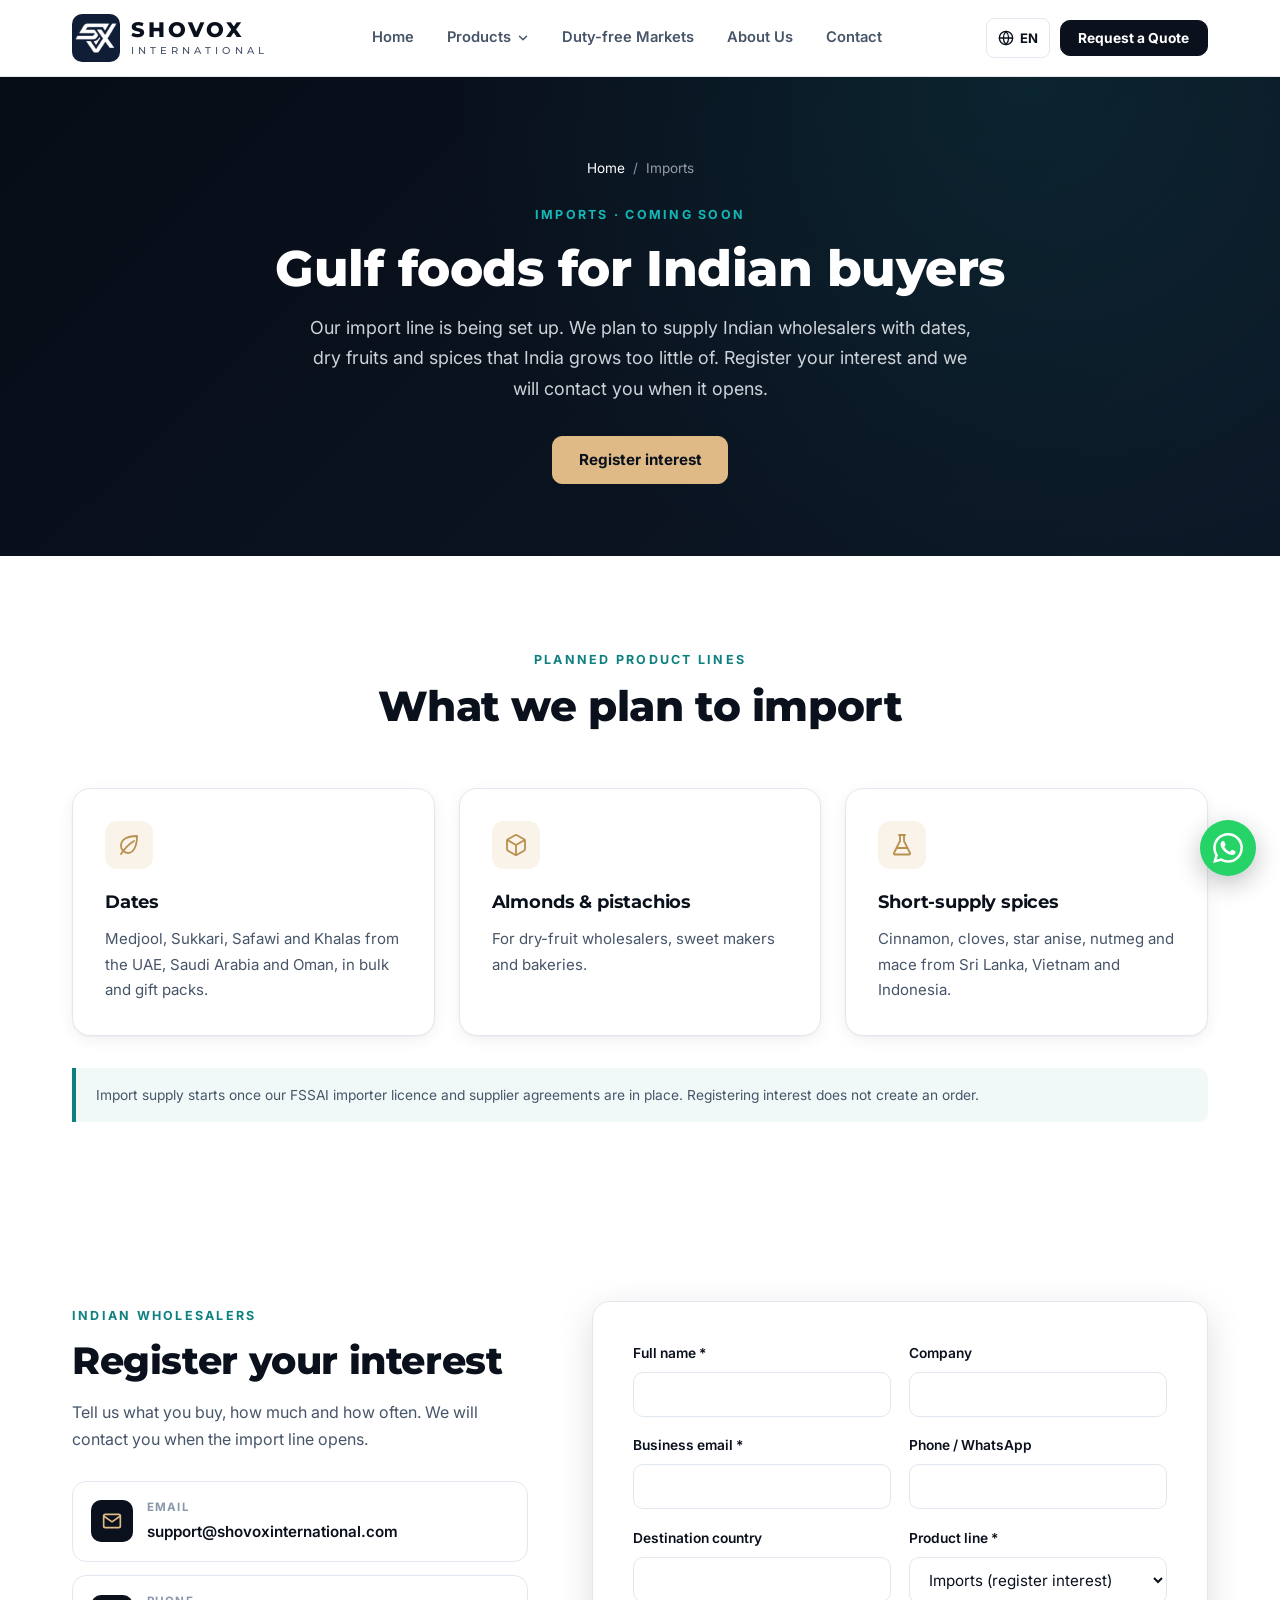
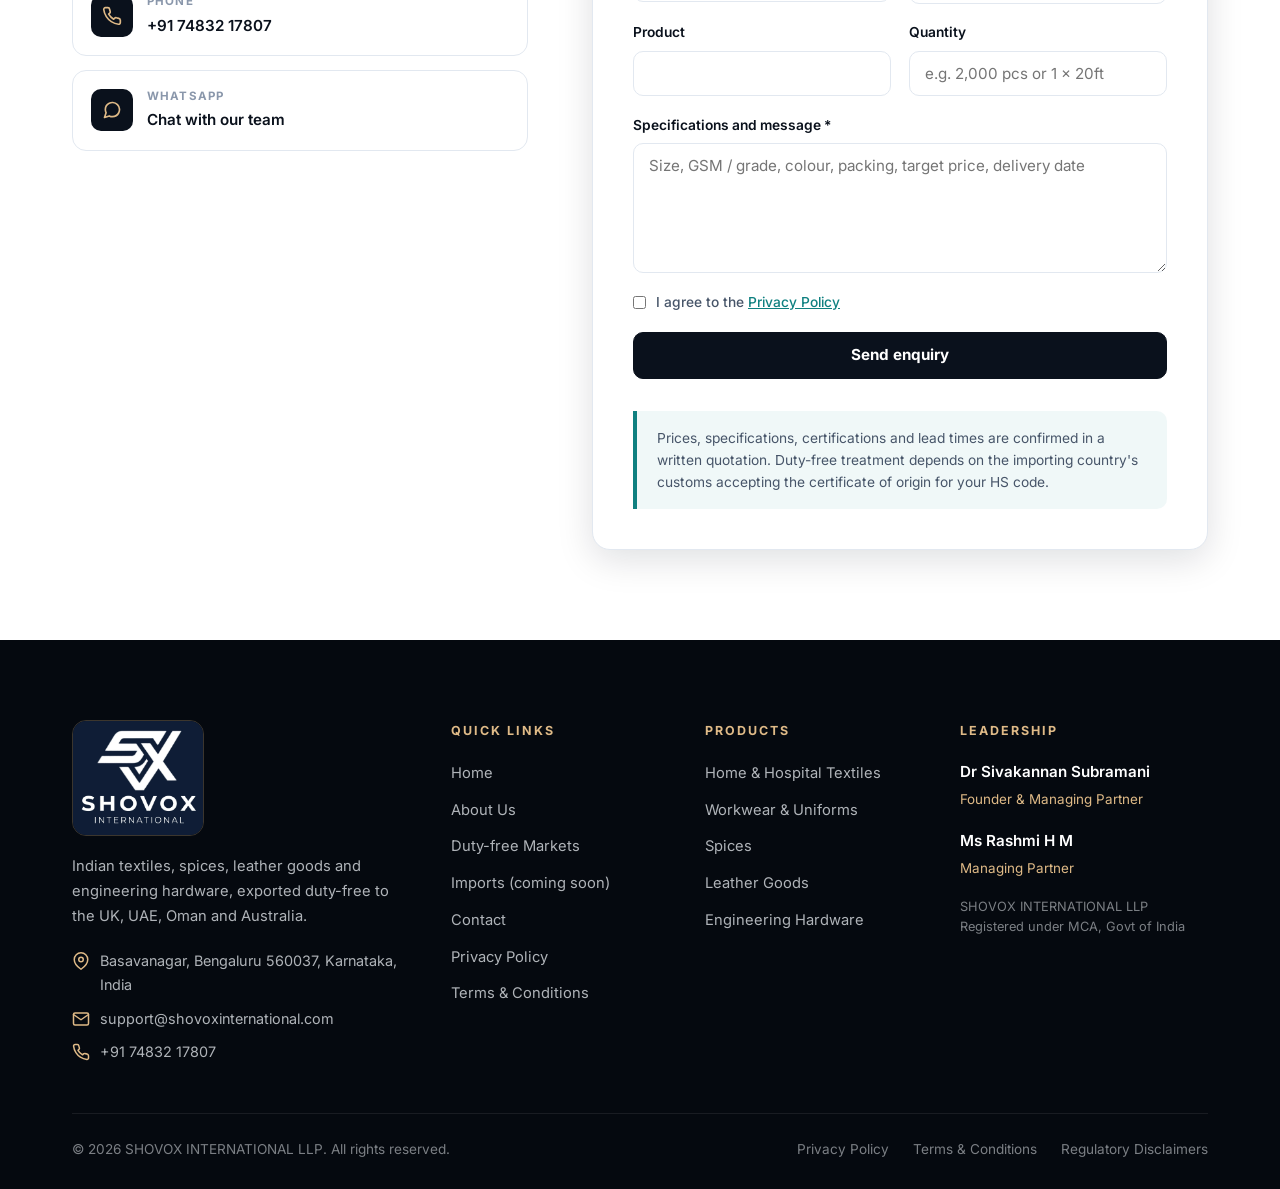
<file: import-distribution.html>
<!DOCTYPE html>
<html lang="en" dir="ltr">
<head>
  <meta charset="UTF-8">
  <meta name="viewport" content="width=device-width, initial-scale=1.0">
  <link rel="icon" href="favicon.ico" sizes="any">
  <link rel="icon" href="assets/favicon-32.png" type="image/png" sizes="32x32">
  <link rel="apple-touch-icon" href="assets/apple-touch-icon.png">
  <meta name="theme-color" content="#0a111c">
  <title>Imports Coming Soon — Dates, Dry Fruits, Spices | SHOVOX INTERNATIONAL</title>
  <meta name="description" content="SHOVOX INTERNATIONAL plans to import Gulf dates, almonds, pistachios and short-supply spices for Indian wholesalers. Register your interest.">
  <link rel="canonical" href="https://shovoxinternational.com/import-distribution.html">
  <meta property="og:title" content="Imports Coming Soon — Dates, Dry Fruits, Spices | SHOVOX INTERNATIONAL">
  <meta property="og:description" content="SHOVOX INTERNATIONAL plans to import Gulf dates, almonds, pistachios and short-supply spices for Indian wholesalers. Register your interest.">
  <meta property="og:type" content="website">
  <meta name="twitter:card" content="summary_large_image">
  <meta property="og:image" content="https://shovoxinternational.com/assets/og-image.jpg">
  <meta property="og:url" content="https://shovoxinternational.com/import-distribution.html">
  <meta property="og:locale" content="en_IN">
  <link rel="preconnect" href="https://fonts.googleapis.com">
  <link rel="preconnect" href="https://fonts.gstatic.com" crossorigin>
  <link href="https://fonts.googleapis.com/css2?family=Inter:wght@400;500;600;700;800&family=Montserrat:wght@500;600;700;800&display=swap" rel="stylesheet">
  <link rel="stylesheet" href="css/main.css?v=3">
</head>
<body>

  <a class="skip-link" href="#main-content">Skip to content</a>

  <!-- ============ SITE HEADER (shared) ============ -->
  <header class="navbar" id="navbar">
    <div class="container nav-inner">
      <a href="index.html" class="brand" aria-label="SHOVOX INTERNATIONAL LLP home">
        <img src="assets/shovox-mark.png" alt="" class="brand-mark" width="48" height="48">
        <span class="brand-text"><span class="brand-name">SHOVOX</span><span class="brand-sub">INTERNATIONAL</span></span>
      </a>
      <nav class="nav-main" aria-label="Main">
        <ul class="nav-links">
          <li><a href="index.html" data-i18n="nav.home">Home</a></li>
          <li class="has-dropdown">
            <button type="button" class="nav-drop-btn" aria-expanded="false" aria-controls="products-menu"><span data-i18n="nav.products">Products</span><svg viewBox="0 0 24 24" fill="none" stroke="currentColor" stroke-width="2.5" stroke-linecap="round" stroke-linejoin="round" aria-hidden="true"><path d="M6 9l6 6 6-6"/></svg></button>
            <ul class="dropdown-menu" id="products-menu">
            <li><a href="textiles.html"><span class="dd-title" data-i18n="nav.textiles">Home &amp; Hospital Textiles</span><span class="dd-desc" data-i18n="prod.textiles_desc">Bed linen, towels, hotel and hospital linen</span></a></li>
            <li><a href="workwear.html"><span class="dd-title" data-i18n="nav.workwear">Workwear &amp; Uniforms</span><span class="dd-desc" data-i18n="prod.workwear_desc">Scrubs, chef wear, coveralls, corporate uniforms</span></a></li>
            <li><a href="foods-spices.html"><span class="dd-title" data-i18n="nav.spices">Spices</span><span class="dd-desc" data-i18n="prod.spices_desc">Turmeric, chilli, cumin, coriander, blends and tea</span></a></li>
            <li><a href="leather.html"><span class="dd-title" data-i18n="nav.leather">Leather Goods</span><span class="dd-desc" data-i18n="prod.leather_desc">Bags, wallets, belts and gloves</span></a></li>
            <li><a href="engineering.html"><span class="dd-title" data-i18n="nav.engineering">Engineering Hardware</span><span class="dd-desc" data-i18n="prod.engineering_desc">Fasteners, hand tools, castings, machined parts</span></a></li>
            </ul>
          </li>
          <li><a href="markets.html" data-i18n="nav.markets">Duty-free Markets</a></li>
          <li><a href="about.html" data-i18n="nav.about">About Us</a></li>
          <li><a href="contact.html" data-i18n="nav.contact">Contact</a></li>
        </ul>
      </nav>
      <div class="nav-actions">
        <div class="lang-menu">
          <button type="button" class="lang-toggle" aria-expanded="false" aria-label="Change language"><svg viewBox="0 0 24 24" fill="none" stroke="currentColor" stroke-width="2" stroke-linecap="round" stroke-linejoin="round" aria-hidden="true"><circle cx="12" cy="12" r="10"/><path d="M2 12h20M12 2a15.3 15.3 0 0 1 4 10 15.3 15.3 0 0 1-4 10 15.3 15.3 0 0 1-4-10 15.3 15.3 0 0 1 4-10z"/></svg><span class="lang-current">EN</span></button>
          <div class="lang-list">
          <button type="button" class="lang-btn active" data-lang="en" lang="en">English</button>
          <button type="button" class="lang-btn" data-lang="ta" lang="ta">தமிழ்</button>
          <button type="button" class="lang-btn" data-lang="hi" lang="hi">हिंदी</button>
          <button type="button" class="lang-btn" data-lang="ar" lang="ar">العربية</button>
          <button type="button" class="lang-btn" data-lang="kn" lang="kn">ಕನ್ನಡ</button>
          </div>
        </div>
        <a href="contact.html" class="btn btn-navy btn-sm nav-cta" data-i18n="nav.enquire">Request a Quote</a>
        <button type="button" class="hamburger" id="hamburger" aria-label="Open menu" aria-expanded="false" aria-controls="mobileNav"><span></span><span></span><span></span></button>
      </div>
    </div>
  </header>

  <div class="mobile-nav" id="mobileNav" aria-hidden="true">
    <div class="mobile-nav-head">
      <a href="index.html" class="brand" aria-label="SHOVOX INTERNATIONAL LLP home">
        <img src="assets/shovox-mark.png" alt="" class="brand-mark" width="48" height="48">
        <span class="brand-text"><span class="brand-name">SHOVOX</span><span class="brand-sub">INTERNATIONAL</span></span>
      </a>
      <button type="button" class="mobile-nav-close" aria-label="Close menu">&times;</button>
    </div>
    <nav class="mobile-nav-links" aria-label="Mobile">
      <a href="index.html" data-i18n="nav.home">Home</a>
      <a href="textiles.html" data-i18n="nav.textiles">Home &amp; Hospital Textiles</a>
      <a href="workwear.html" data-i18n="nav.workwear">Workwear &amp; Uniforms</a>
      <a href="foods-spices.html" data-i18n="nav.spices">Spices</a>
      <a href="leather.html" data-i18n="nav.leather">Leather Goods</a>
      <a href="engineering.html" data-i18n="nav.engineering">Engineering Hardware</a>
      <a href="markets.html" data-i18n="nav.markets">Duty-free Markets</a>
      <a href="import-distribution.html" data-i18n="nav.imports">Imports (coming soon)</a>
      <a href="about.html" data-i18n="nav.about">About Us</a>
      <a href="contact.html" data-i18n="nav.contact">Contact</a>
    </nav>
    <div class="mobile-nav-label">Language</div>
    <div class="mobile-lang">
      <button type="button" class="lang-btn active" data-lang="en" lang="en">EN</button>
      <button type="button" class="lang-btn" data-lang="ta" lang="ta">தமிழ்</button>
      <button type="button" class="lang-btn" data-lang="hi" lang="hi">हिंदी</button>
      <button type="button" class="lang-btn" data-lang="ar" lang="ar">عربي</button>
      <button type="button" class="lang-btn" data-lang="kn" lang="kn">ಕನ್ನಡ</button>
    </div>
    <a href="contact.html" class="btn btn-navy" data-i18n="nav.enquire">Request a Quote</a>
  </div>
  <div id="main-content" tabindex="-1"></div>

  <section class="page-hero">
    <div class="container">
      <nav class="breadcrumb" aria-label="Breadcrumb"><a href="index.html" data-i18n="nav.home">Home</a><span class="breadcrumb-sep">/</span><span>Imports</span></nav>
      <span class="eyebrow">Imports · coming soon</span>
      <h1>Gulf foods for Indian buyers</h1>
      <p>Our import line is being set up. We plan to supply Indian wholesalers with dates, dry fruits and spices that India grows too little of. Register your interest and we will contact you when it opens.</p>
      <div class="hero-actions" style="margin-top:2rem;"><a href="#enquiry" class="btn btn-gold">Register interest</a></div>
    </div>
  </section>
  <section class="section">
    <div class="container">
      <div class="section-header"><span class="section-eyebrow">Planned product lines</span><h2 class="section-title">What we plan to import</h2></div>
      <div class="cards-grid">
        <div class="card"><div class="card-icon card-icon-gold"><svg viewBox="0 0 24 24" fill="none" stroke="currentColor" stroke-width="1.8" stroke-linecap="round" stroke-linejoin="round" aria-hidden="true"><path d="M11 20A7 7 0 0 1 4 13c0-6 5-10 16-10 0 11-4 17-9 17z"/><path d="M4 21c4-6 8-10 13-13"/></svg></div><h3>Dates</h3><p>Medjool, Sukkari, Safawi and Khalas from the UAE, Saudi Arabia and Oman, in bulk and gift packs.</p></div>
        <div class="card"><div class="card-icon card-icon-gold"><svg viewBox="0 0 24 24" fill="none" stroke="currentColor" stroke-width="1.8" stroke-linecap="round" stroke-linejoin="round" aria-hidden="true"><path d="M21 16V8a2 2 0 0 0-1-1.73l-7-4a2 2 0 0 0-2 0l-7 4A2 2 0 0 0 3 8v8a2 2 0 0 0 1 1.73l7 4a2 2 0 0 0 2 0l7-4A2 2 0 0 0 21 16z"/><path d="M3.27 6.96L12 12.01l8.73-5.05M12 22.08V12"/></svg></div><h3>Almonds &amp; pistachios</h3><p>For dry-fruit wholesalers, sweet makers and bakeries.</p></div>
        <div class="card"><div class="card-icon card-icon-gold"><svg viewBox="0 0 24 24" fill="none" stroke="currentColor" stroke-width="1.8" stroke-linecap="round" stroke-linejoin="round" aria-hidden="true"><path d="M9 2h6M10 2v6L4 20a1 1 0 0 0 .9 1.5h14.2A1 1 0 0 0 20 20L14 8V2"/><path d="M7 15h10"/></svg></div><h3>Short-supply spices</h3><p>Cinnamon, cloves, star anise, nutmeg and mace from Sri Lanka, Vietnam and Indonesia.</p></div>
      </div>
      <p class="disclaimer">Import supply starts once our FSSAI importer licence and supplier agreements are in place. Registering interest does not create an order.</p>
    </div>
  </section>
  <section class="section" id="enquiry">
    <div class="container">
      <div class="enquiry-layout">
        <div class="enquiry-aside">
          <span class="section-eyebrow">Indian wholesalers</span>
          <h2>Register your interest</h2>
          <p>Tell us what you buy, how much and how often. We will contact you when the import line opens.</p>
          <div class="contact-tiles">
            <a class="contact-tile" href="mailto:support@shovoxinternational.com"><div class="icon-tile"><svg viewBox="0 0 24 24" fill="none" stroke="currentColor" stroke-width="2" stroke-linecap="round" stroke-linejoin="round" aria-hidden="true"><rect x="2" y="4" width="20" height="16" rx="2"/><path d="M22 6l-10 7L2 6"/></svg></div><div><small>Email</small><span>support@shovoxinternational.com</span></div></a>
            <a class="contact-tile" href="tel:+917483217807"><div class="icon-tile"><svg viewBox="0 0 24 24" fill="none" stroke="currentColor" stroke-width="2" stroke-linecap="round" stroke-linejoin="round" aria-hidden="true"><path d="M22 16.9v3a2 2 0 0 1-2.2 2 19.8 19.8 0 0 1-8.6-3.1 19.5 19.5 0 0 1-6-6A19.8 19.8 0 0 1 2.1 4.2 2 2 0 0 1 4.1 2h3a2 2 0 0 1 2 1.7c.1.9.4 1.8.7 2.7a2 2 0 0 1-.5 2.1L8 9.8a16 16 0 0 0 6 6l1.3-1.3a2 2 0 0 1 2.1-.4c.9.3 1.8.6 2.7.7a2 2 0 0 1 1.7 2z"/></svg></div><div><small>Phone</small><span>+91 74832 17807</span></div></a>
            <a class="contact-tile" href="https://wa.me/917483217807" target="_blank" rel="noopener noreferrer"><div class="icon-tile"><svg viewBox="0 0 24 24" fill="none" stroke="currentColor" stroke-width="2" stroke-linecap="round" stroke-linejoin="round" aria-hidden="true"><path d="M21 11.5a8.38 8.38 0 0 1-.9 3.8 8.5 8.5 0 0 1-7.6 4.7 8.38 8.38 0 0 1-3.8-.9L3 21l1.9-5.7a8.38 8.38 0 0 1-.9-3.8 8.5 8.5 0 0 1 4.7-7.6 8.38 8.38 0 0 1 3.8-.9h.5a8.48 8.48 0 0 1 8 8v.5z"/></svg></div><div><small>WhatsApp</small><span>Chat with our team</span></div></a>
          </div>
        </div>
        <div class="form-card">
          <form class="shovox-form" action="https://script.google.com/macros/s/AKfycbxxUDGWA-JM6zcIXuf46Ka6LhGzbyiuyipN-qLfD_dom-FyOrjXkCnrka40PyDIkesjHA/exec" method="POST" novalidate>
            <div class="form-grid">
              <div class="form-group"><label for="enquiry-name">Full name *</label><input type="text" id="enquiry-name" name="name" required autocomplete="name"></div>
              <div class="form-group"><label for="enquiry-company">Company</label><input type="text" id="enquiry-company" name="company" autocomplete="organization"></div>
              <div class="form-group"><label for="enquiry-email">Business email *</label><input type="email" id="enquiry-email" name="email" required autocomplete="email"></div>
              <div class="form-group"><label for="enquiry-phone">Phone / WhatsApp</label><input type="tel" id="enquiry-phone" name="phone" autocomplete="tel"></div>
              <div class="form-group"><label for="enquiry-country">Destination country</label><input type="text" id="enquiry-country" name="country" autocomplete="country-name" list="country-list"><datalist id="country-list"><option value="United Kingdom"><option value="United Arab Emirates"><option value="Oman"><option value="Australia"></datalist></div>
              <div class="form-group"><label for="enquiry-category">Product line *</label><select id="enquiry-category" name="category" required><option value="">Select a product line</option><option value="Home & Hospital Textiles">Home &amp; Hospital Textiles</option><option value="Workwear & Uniforms">Workwear &amp; Uniforms</option><option value="Spices">Spices</option><option value="Leather Goods">Leather Goods</option><option value="Engineering Hardware">Engineering Hardware</option><option value="Supplier Partnership">Supplier Partnership</option><option value="Imports (register interest)" selected>Imports (register interest)</option><option value="General">General</option></select></div>
              <div class="form-group"><label for="enquiry-product">Product</label><input type="text" id="enquiry-product" name="product"></div>
              <div class="form-group"><label for="enquiry-quantity">Quantity</label><input type="text" id="enquiry-quantity" name="quantity" placeholder="e.g. 2,000 pcs or 1 x 20ft"></div>
              <div class="form-group full"><label for="enquiry-message">Specifications and message *</label><textarea id="enquiry-message" name="message" required placeholder="Size, GSM / grade, colour, packing, target price, delivery date"></textarea></div>
              <div class="form-group full"><label style="display:flex;align-items:flex-start;gap:0.65rem;cursor:pointer;font-weight:500;color:var(--text-muted);"><input type="checkbox" name="privacy_consent" value="yes" required style="margin-top:0.3rem;"><span>I agree to the <a href="privacy.html" style="color:var(--teal);text-decoration:underline;">Privacy Policy</a></span></label></div>
              <div class="form-group full"><button type="submit" class="btn btn-navy" style="width:100%;">Send enquiry</button></div>
            </div>
            <div class="form-success" role="status">Thank you for your enquiry. We will reply within 2 working days.</div>
            <div class="form-error" role="alert">Something went wrong. Please email support@shovoxinternational.com</div>
          </form>
          <div class="disclaimer">Prices, specifications, certifications and lead times are confirmed in a written quotation. Duty-free treatment depends on the importing country's customs accepting the certificate of origin for your HS code.</div>
        </div>
      </div>
    </div>
  </section>

  <!-- ============ SITE FOOTER (shared) ============ -->
  <footer class="footer">
    <div class="container">
      <div class="footer-grid">
        <div class="footer-brand">
          <a href="index.html" aria-label="SHOVOX INTERNATIONAL LLP home"><img src="assets/shovox-logo.webp" alt="SHOVOX INTERNATIONAL" class="footer-logo" width="132" height="116" loading="lazy"></a>
          <p>Indian textiles, spices, leather goods and engineering hardware, exported duty-free to the UK, UAE, Oman and Australia.</p>
          <ul class="footer-contact">
            <li><svg viewBox="0 0 24 24" fill="none" stroke="currentColor" stroke-width="2" stroke-linecap="round" stroke-linejoin="round" aria-hidden="true"><path d="M21 10c0 7-9 13-9 13s-9-6-9-13a9 9 0 0 1 18 0z"/><circle cx="12" cy="10" r="3"/></svg><span>Basavanagar, Bengaluru 560037, Karnataka, India</span></li>
            <li><svg viewBox="0 0 24 24" fill="none" stroke="currentColor" stroke-width="2" stroke-linecap="round" stroke-linejoin="round" aria-hidden="true"><rect x="2" y="4" width="20" height="16" rx="2"/><path d="M22 6l-10 7L2 6"/></svg><a href="mailto:support@shovoxinternational.com">support@shovoxinternational.com</a></li>
            <li><svg viewBox="0 0 24 24" fill="none" stroke="currentColor" stroke-width="2" stroke-linecap="round" stroke-linejoin="round" aria-hidden="true"><path d="M22 16.9v3a2 2 0 0 1-2.2 2 19.8 19.8 0 0 1-8.6-3.1 19.5 19.5 0 0 1-6-6A19.8 19.8 0 0 1 2.1 4.2 2 2 0 0 1 4.1 2h3a2 2 0 0 1 2 1.7c.1.9.4 1.8.7 2.7a2 2 0 0 1-.5 2.1L8 9.8a16 16 0 0 0 6 6l1.3-1.3a2 2 0 0 1 2.1-.4c.9.3 1.8.6 2.7.7a2 2 0 0 1 1.7 2z"/></svg><a href="tel:+917483217807">+91 74832 17807</a></li>
          </ul>
        </div>
        <div>
          <h4 data-i18n="footer.quick_links">Quick Links</h4>
          <ul class="footer-links">
            <li><a href="index.html" data-i18n="nav.home">Home</a></li>
            <li><a href="about.html" data-i18n="nav.about">About Us</a></li>
            <li><a href="markets.html" data-i18n="nav.markets">Duty-free Markets</a></li>
            <li><a href="import-distribution.html" data-i18n="nav.imports">Imports (coming soon)</a></li>
            <li><a href="contact.html" data-i18n="nav.contact">Contact</a></li>
            <li><a href="privacy.html" data-i18n="footer.privacy">Privacy Policy</a></li>
            <li><a href="terms.html" data-i18n="footer.terms">Terms &amp; Conditions</a></li>
          </ul>
        </div>
        <div>
          <h4 data-i18n="nav.products">Products</h4>
          <ul class="footer-links">
            <li><a href="textiles.html" data-i18n="nav.textiles">Home &amp; Hospital Textiles</a></li>
            <li><a href="workwear.html" data-i18n="nav.workwear">Workwear &amp; Uniforms</a></li>
            <li><a href="foods-spices.html" data-i18n="nav.spices">Spices</a></li>
            <li><a href="leather.html" data-i18n="nav.leather">Leather Goods</a></li>
            <li><a href="engineering.html" data-i18n="nav.engineering">Engineering Hardware</a></li>
          </ul>
        </div>
        <div>
          <h4 data-i18n="footer.leadership">Leadership</h4>
          <div class="footer-leader"><strong>Dr Sivakannan Subramani</strong><span data-i18n="footer.founder">Founder &amp; Managing Partner</span></div>
          <div class="footer-leader"><strong>Ms Rashmi H M</strong><span data-i18n="footer.partner">Managing Partner</span></div>
          <p class="footer-reg">SHOVOX INTERNATIONAL LLP<br>Registered under MCA, Govt of India</p>
          <!-- REGISTRATIONS: when the IEC and GSTIN are issued, replace this comment with
          <p class="footer-reg">IEC: __________ &middot; GSTIN: _______________</p> -->
        </div>
      </div>
      <div class="footer-bottom">
        <p>&copy; <span id="year">2026</span> <span data-i18n="footer.copyright">SHOVOX INTERNATIONAL LLP. All rights reserved.</span></p>
        <nav aria-label="Legal">
          <a href="privacy.html" data-i18n="footer.privacy">Privacy Policy</a>
          <a href="terms.html" data-i18n="footer.terms">Terms &amp; Conditions</a>
          <a href="terms.html#disclaimers">Regulatory Disclaimers</a>
        </nav>
      </div>
    </div>
  </footer>

  <a href="https://wa.me/917483217807" class="whatsapp-float" target="_blank" rel="noopener noreferrer" aria-label="Chat with us on WhatsApp"><svg viewBox="0 0 24 24" xmlns="http://www.w3.org/2000/svg" aria-hidden="true"><path d="M17.472 14.382c-.297-.149-1.758-.867-2.03-.967-.273-.099-.471-.148-.67.15-.197.297-.767.966-.94 1.164-.173.199-.347.223-.644.075-.297-.15-1.255-.463-2.39-1.475-.883-.788-1.48-1.761-1.653-2.059-.173-.297-.018-.458.13-.606.134-.133.298-.347.446-.52.149-.174.198-.298.298-.497.099-.198.05-.371-.025-.52-.075-.149-.669-1.612-.916-2.207-.242-.579-.487-.5-.669-.51-.173-.008-.371-.01-.57-.01-.198 0-.52.074-.792.372-.272.297-1.04 1.016-1.04 2.479 0 1.462 1.065 2.875 1.213 3.074.149.198 2.096 3.2 5.077 4.487.709.306 1.262.489 1.694.625.712.227 1.36.195 1.871.118.571-.085 1.758-.719 2.006-1.413.248-.694.248-1.289.173-1.413-.074-.124-.272-.198-.57-.347m-5.421 7.403h-.004a9.87 9.87 0 01-5.031-1.378l-.361-.214-3.741.982.998-3.648-.235-.374a9.86 9.86 0 01-1.51-5.26c.001-5.45 4.436-9.884 9.888-9.884 2.64 0 5.122 1.03 6.988 2.898a9.825 9.825 0 012.893 6.994c-.003 5.45-4.437 9.884-9.885 9.884m8.413-18.297A11.815 11.815 0 0012.05 0C5.495 0 .16 5.335.157 11.892c0 2.096.547 4.142 1.588 5.945L.057 24l6.305-1.654a11.882 11.882 0 005.683 1.448h.005c6.554 0 11.89-5.335 11.893-11.893a11.821 11.821 0 00-3.48-8.413z"/></svg></a>

  
  <script src="js/i18n.js?v=3"></script>
  <script src="js/nav.js?v=3"></script>
  <script src="js/forms.js?v=3"></script>
  <script>
    (function () {
      var p = new URLSearchParams(location.search).get('category');
      var s = document.getElementById('enquiry-category');
      if (p && s) { for (var i = 0; i < s.options.length; i++) { if (s.options[i].value.toLowerCase().indexOf(p.toLowerCase()) > -1) { s.selectedIndex = i; break; } } }
      document.querySelectorAll('[data-prefill]').forEach(function (a) {
        a.addEventListener('click', function () { var f = document.getElementById('enquiry-product'); if (f) f.value = a.getAttribute('data-prefill'); });
      });
    })();
  </script>
</body>
</html>
</file>
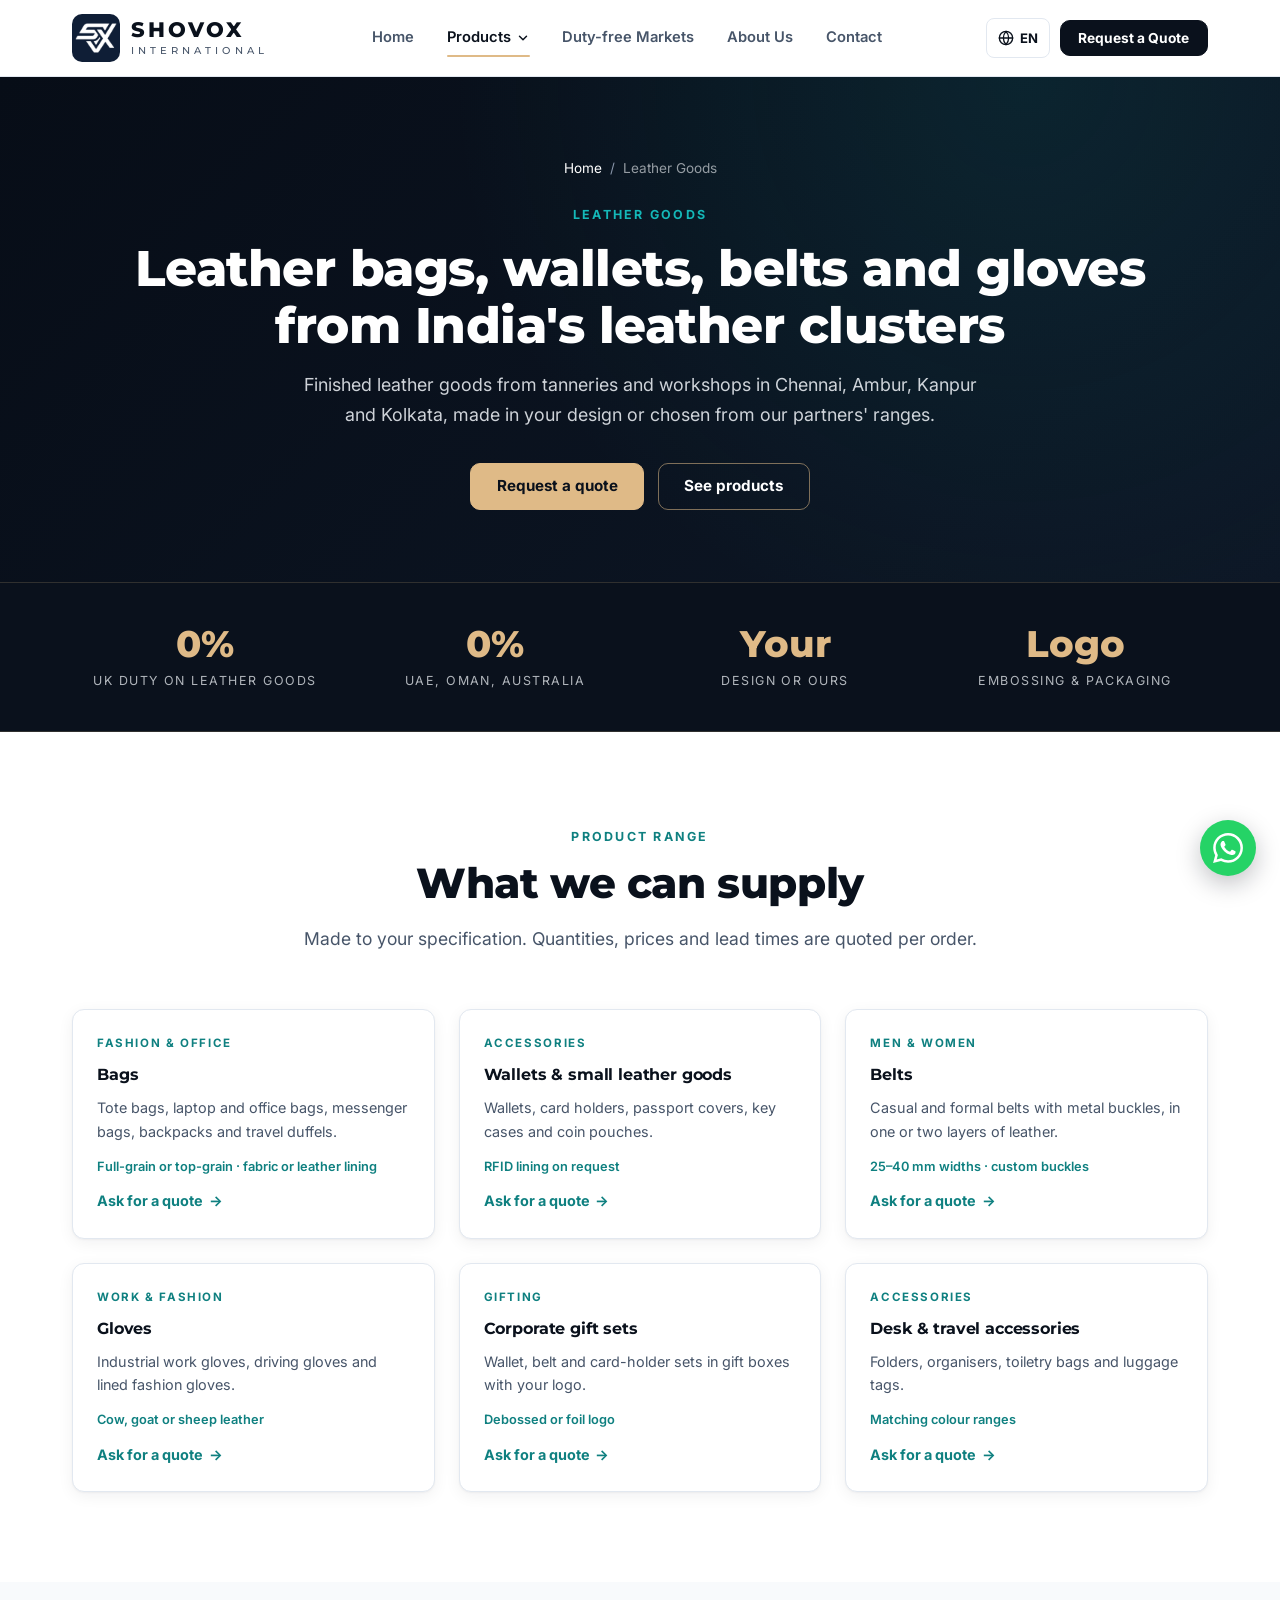
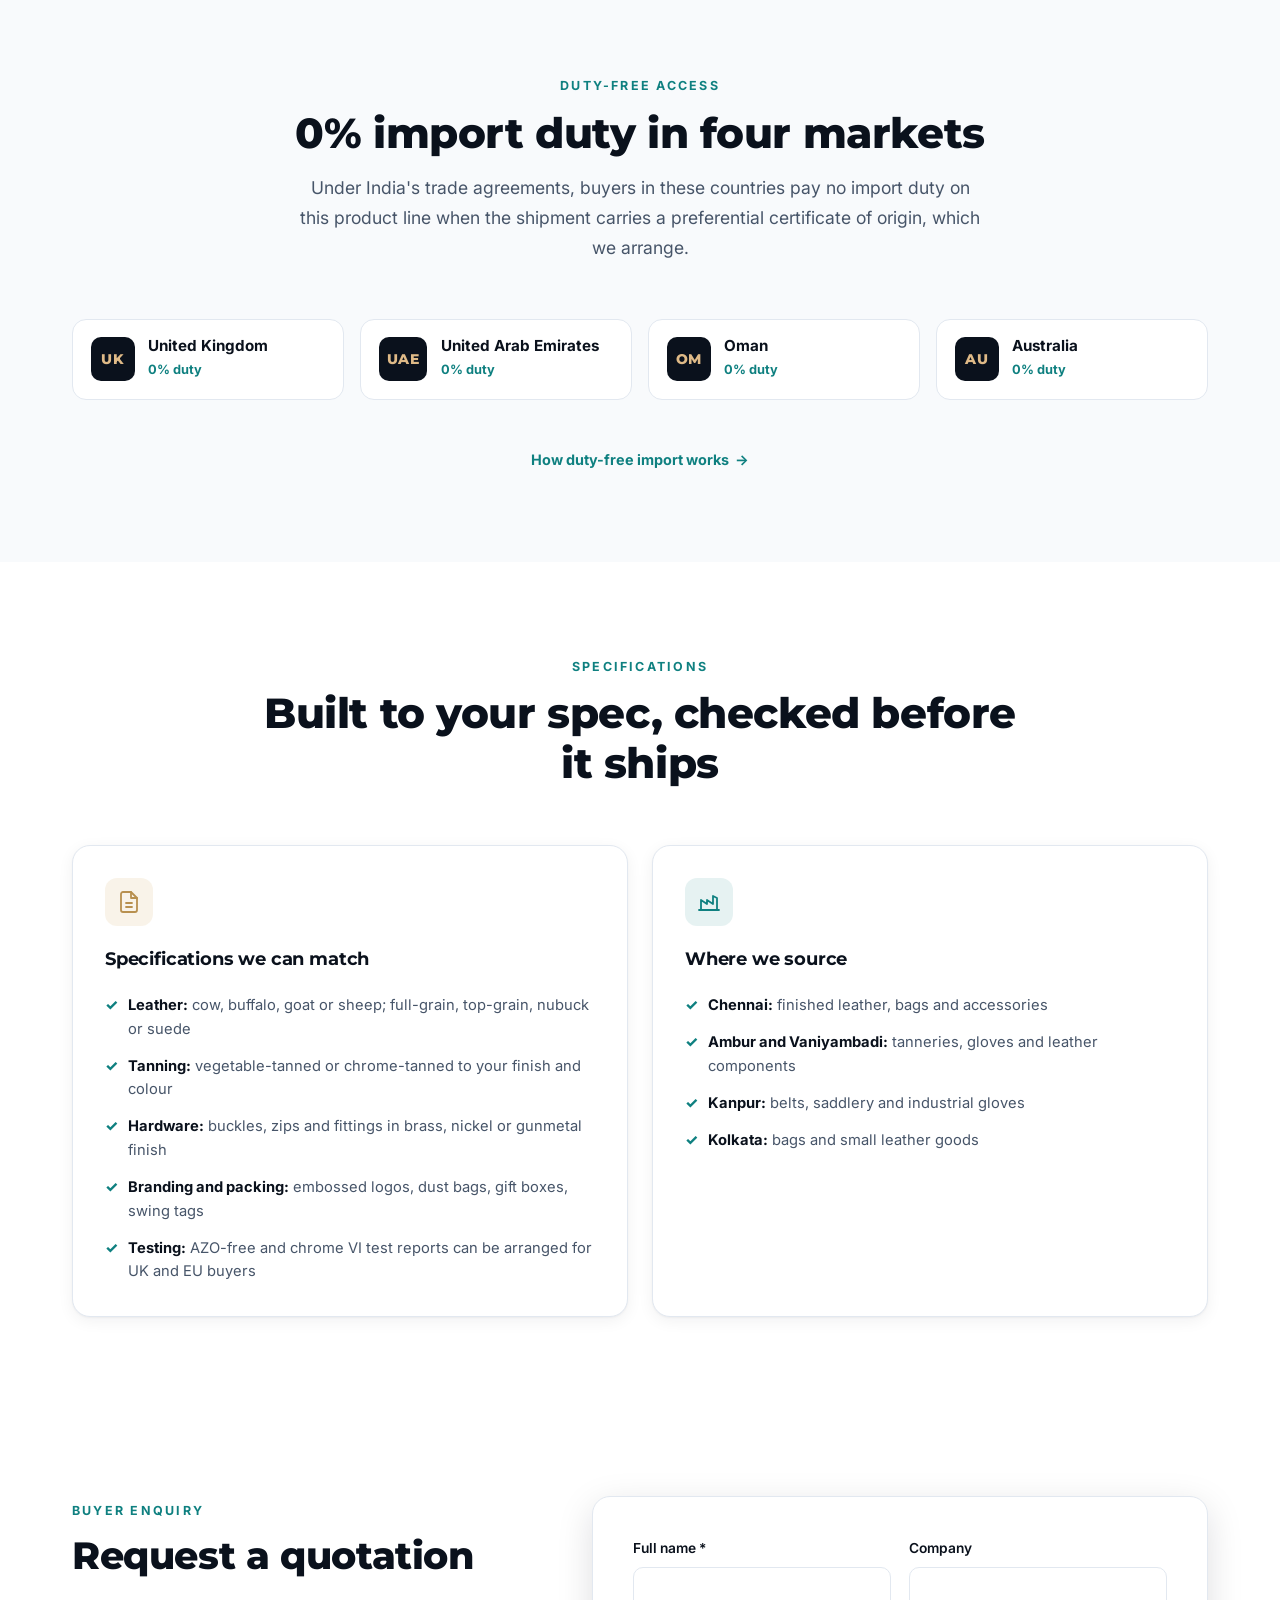
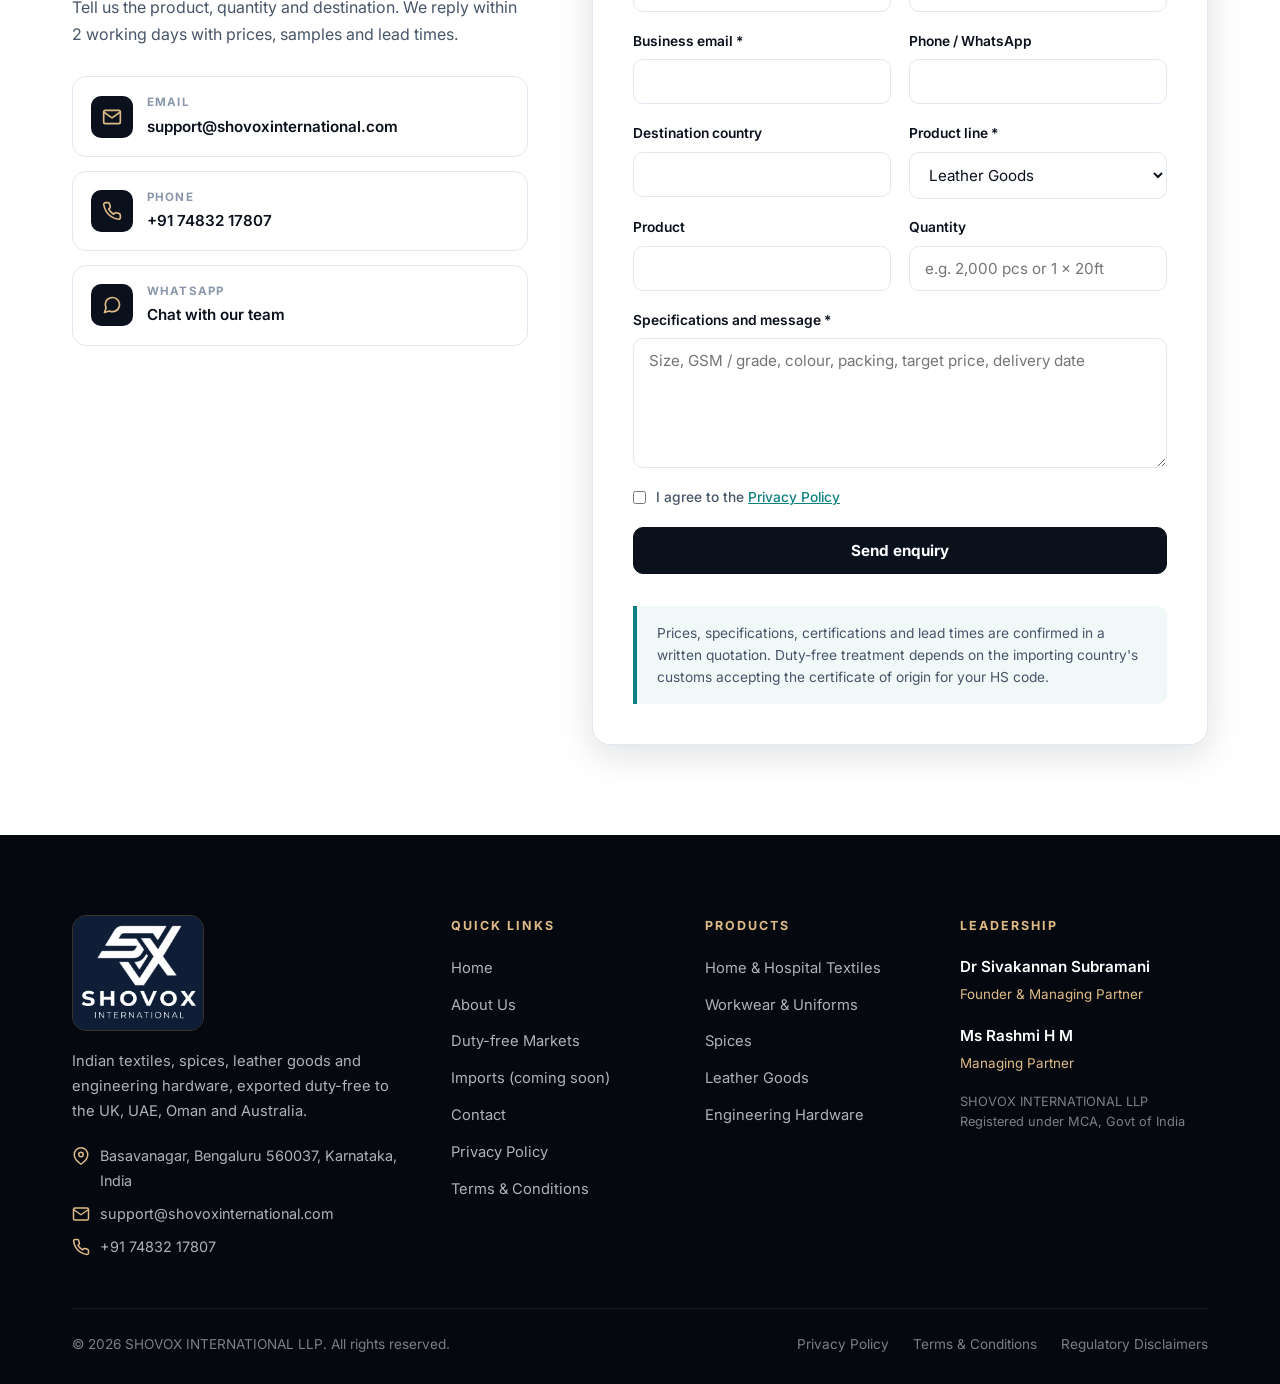
<file: leather.html>
<!DOCTYPE html>
<html lang="en" dir="ltr">
<head>
  <meta charset="UTF-8">
  <meta name="viewport" content="width=device-width, initial-scale=1.0">
  <link rel="icon" href="favicon.ico" sizes="any">
  <link rel="icon" href="assets/favicon-32.png" type="image/png" sizes="32x32">
  <link rel="apple-touch-icon" href="assets/apple-touch-icon.png">
  <meta name="theme-color" content="#0a111c">
  <title>Leather Goods Exporter India — Bags, Wallets, Belts, Gloves | SHOVOX INTERNATIONAL</title>
  <meta name="description" content="Leather bags, wallets, belts and gloves from Chennai, Ambur, Kanpur and Kolkata, exported duty-free to the UK, UAE, Oman and Australia.">
  <link rel="canonical" href="https://shovoxinternational.com/leather.html">
  <meta property="og:title" content="Leather Goods Exporter India — Bags, Wallets, Belts, Gloves | SHOVOX INTERNATIONAL">
  <meta property="og:description" content="Leather bags, wallets, belts and gloves from Chennai, Ambur, Kanpur and Kolkata, exported duty-free to the UK, UAE, Oman and Australia.">
  <meta property="og:type" content="website">
  <meta name="twitter:card" content="summary_large_image">
  <meta property="og:image" content="https://shovoxinternational.com/assets/og-image.jpg">
  <meta property="og:url" content="https://shovoxinternational.com/leather.html">
  <meta property="og:locale" content="en_IN">
  <link rel="preconnect" href="https://fonts.googleapis.com">
  <link rel="preconnect" href="https://fonts.gstatic.com" crossorigin>
  <link href="https://fonts.googleapis.com/css2?family=Inter:wght@400;500;600;700;800&family=Montserrat:wght@500;600;700;800&display=swap" rel="stylesheet">
  <link rel="stylesheet" href="css/main.css?v=3">
</head>
<body>

  <a class="skip-link" href="#main-content">Skip to content</a>

  <!-- ============ SITE HEADER (shared) ============ -->
  <header class="navbar" id="navbar">
    <div class="container nav-inner">
      <a href="index.html" class="brand" aria-label="SHOVOX INTERNATIONAL LLP home">
        <img src="assets/shovox-mark.png" alt="" class="brand-mark" width="48" height="48">
        <span class="brand-text"><span class="brand-name">SHOVOX</span><span class="brand-sub">INTERNATIONAL</span></span>
      </a>
      <nav class="nav-main" aria-label="Main">
        <ul class="nav-links">
          <li><a href="index.html" data-i18n="nav.home">Home</a></li>
          <li class="has-dropdown">
            <button type="button" class="nav-drop-btn" aria-expanded="false" aria-controls="products-menu"><span data-i18n="nav.products">Products</span><svg viewBox="0 0 24 24" fill="none" stroke="currentColor" stroke-width="2.5" stroke-linecap="round" stroke-linejoin="round" aria-hidden="true"><path d="M6 9l6 6 6-6"/></svg></button>
            <ul class="dropdown-menu" id="products-menu">
            <li><a href="textiles.html"><span class="dd-title" data-i18n="nav.textiles">Home &amp; Hospital Textiles</span><span class="dd-desc" data-i18n="prod.textiles_desc">Bed linen, towels, hotel and hospital linen</span></a></li>
            <li><a href="workwear.html"><span class="dd-title" data-i18n="nav.workwear">Workwear &amp; Uniforms</span><span class="dd-desc" data-i18n="prod.workwear_desc">Scrubs, chef wear, coveralls, corporate uniforms</span></a></li>
            <li><a href="foods-spices.html"><span class="dd-title" data-i18n="nav.spices">Spices</span><span class="dd-desc" data-i18n="prod.spices_desc">Turmeric, chilli, cumin, coriander, blends and tea</span></a></li>
            <li><a href="leather.html"><span class="dd-title" data-i18n="nav.leather">Leather Goods</span><span class="dd-desc" data-i18n="prod.leather_desc">Bags, wallets, belts and gloves</span></a></li>
            <li><a href="engineering.html"><span class="dd-title" data-i18n="nav.engineering">Engineering Hardware</span><span class="dd-desc" data-i18n="prod.engineering_desc">Fasteners, hand tools, castings, machined parts</span></a></li>
            </ul>
          </li>
          <li><a href="markets.html" data-i18n="nav.markets">Duty-free Markets</a></li>
          <li><a href="about.html" data-i18n="nav.about">About Us</a></li>
          <li><a href="contact.html" data-i18n="nav.contact">Contact</a></li>
        </ul>
      </nav>
      <div class="nav-actions">
        <div class="lang-menu">
          <button type="button" class="lang-toggle" aria-expanded="false" aria-label="Change language"><svg viewBox="0 0 24 24" fill="none" stroke="currentColor" stroke-width="2" stroke-linecap="round" stroke-linejoin="round" aria-hidden="true"><circle cx="12" cy="12" r="10"/><path d="M2 12h20M12 2a15.3 15.3 0 0 1 4 10 15.3 15.3 0 0 1-4 10 15.3 15.3 0 0 1-4-10 15.3 15.3 0 0 1 4-10z"/></svg><span class="lang-current">EN</span></button>
          <div class="lang-list">
          <button type="button" class="lang-btn active" data-lang="en" lang="en">English</button>
          <button type="button" class="lang-btn" data-lang="ta" lang="ta">தமிழ்</button>
          <button type="button" class="lang-btn" data-lang="hi" lang="hi">हिंदी</button>
          <button type="button" class="lang-btn" data-lang="ar" lang="ar">العربية</button>
          <button type="button" class="lang-btn" data-lang="kn" lang="kn">ಕನ್ನಡ</button>
          </div>
        </div>
        <a href="contact.html" class="btn btn-navy btn-sm nav-cta" data-i18n="nav.enquire">Request a Quote</a>
        <button type="button" class="hamburger" id="hamburger" aria-label="Open menu" aria-expanded="false" aria-controls="mobileNav"><span></span><span></span><span></span></button>
      </div>
    </div>
  </header>

  <div class="mobile-nav" id="mobileNav" aria-hidden="true">
    <div class="mobile-nav-head">
      <a href="index.html" class="brand" aria-label="SHOVOX INTERNATIONAL LLP home">
        <img src="assets/shovox-mark.png" alt="" class="brand-mark" width="48" height="48">
        <span class="brand-text"><span class="brand-name">SHOVOX</span><span class="brand-sub">INTERNATIONAL</span></span>
      </a>
      <button type="button" class="mobile-nav-close" aria-label="Close menu">&times;</button>
    </div>
    <nav class="mobile-nav-links" aria-label="Mobile">
      <a href="index.html" data-i18n="nav.home">Home</a>
      <a href="textiles.html" data-i18n="nav.textiles">Home &amp; Hospital Textiles</a>
      <a href="workwear.html" data-i18n="nav.workwear">Workwear &amp; Uniforms</a>
      <a href="foods-spices.html" data-i18n="nav.spices">Spices</a>
      <a href="leather.html" data-i18n="nav.leather">Leather Goods</a>
      <a href="engineering.html" data-i18n="nav.engineering">Engineering Hardware</a>
      <a href="markets.html" data-i18n="nav.markets">Duty-free Markets</a>
      <a href="import-distribution.html" data-i18n="nav.imports">Imports (coming soon)</a>
      <a href="about.html" data-i18n="nav.about">About Us</a>
      <a href="contact.html" data-i18n="nav.contact">Contact</a>
    </nav>
    <div class="mobile-nav-label">Language</div>
    <div class="mobile-lang">
      <button type="button" class="lang-btn active" data-lang="en" lang="en">EN</button>
      <button type="button" class="lang-btn" data-lang="ta" lang="ta">தமிழ்</button>
      <button type="button" class="lang-btn" data-lang="hi" lang="hi">हिंदी</button>
      <button type="button" class="lang-btn" data-lang="ar" lang="ar">عربي</button>
      <button type="button" class="lang-btn" data-lang="kn" lang="kn">ಕನ್ನಡ</button>
    </div>
    <a href="contact.html" class="btn btn-navy" data-i18n="nav.enquire">Request a Quote</a>
  </div>
  <div id="main-content" tabindex="-1"></div>

  <section class="page-hero">
    <div class="container">
      <nav class="breadcrumb" aria-label="Breadcrumb"><a href="index.html" data-i18n="nav.home">Home</a><span class="breadcrumb-sep">/</span><span>Leather Goods</span></nav>
      <span class="eyebrow">Leather Goods</span>
      <h1>Leather bags, wallets, belts and gloves<br><span class="highlight">from India's leather clusters</span></h1>
      <p>Finished leather goods from tanneries and workshops in Chennai, Ambur, Kanpur and Kolkata, made in your design or chosen from our partners' ranges.</p>
      <div class="hero-actions" style="margin-top:2rem;"><a href="#enquiry" class="btn btn-gold">Request a quote</a><a href="#products" class="btn btn-outline">See products</a></div>
    </div>
  </section>
  <section class="stats-bar" aria-label="Key facts"><div class="container"><div class="stats-grid"><div><div class="stat-number">0%</div><div class="stat-label">UK duty on leather goods</div></div><div><div class="stat-number">0%</div><div class="stat-label">UAE, Oman, Australia</div></div><div><div class="stat-number">Your</div><div class="stat-label">design or ours</div></div><div><div class="stat-number">Logo</div><div class="stat-label">Embossing &amp; packaging</div></div></div></div></section>
  <section class="section" id="products">
    <div class="container">
      <div class="section-header"><span class="section-eyebrow">Product range</span><h2 class="section-title">What we can supply</h2><p class="section-desc">Made to your specification. Quantities, prices and lead times are quoted per order.</p></div>
      <div class="cards-grid">
        <article class="product-card">
          <span class="product-category">Fashion &amp; office</span>
          <h3>Bags</h3>
          <p>Tote bags, laptop and office bags, messenger bags, backpacks and travel duffels.</p>
          <div class="spec-line">Full-grain or top-grain · fabric or leather lining</div>
          <a href="#enquiry" class="link-arrow" data-prefill="Bags">Ask for a quote <span aria-hidden="true">&rarr;</span></a>
        </article>
        <article class="product-card">
          <span class="product-category">Accessories</span>
          <h3>Wallets &amp; small leather goods</h3>
          <p>Wallets, card holders, passport covers, key cases and coin pouches.</p>
          <div class="spec-line">RFID lining on request</div>
          <a href="#enquiry" class="link-arrow" data-prefill="Wallets &amp; small leather goods">Ask for a quote <span aria-hidden="true">&rarr;</span></a>
        </article>
        <article class="product-card">
          <span class="product-category">Men &amp; women</span>
          <h3>Belts</h3>
          <p>Casual and formal belts with metal buckles, in one or two layers of leather.</p>
          <div class="spec-line">25–40 mm widths · custom buckles</div>
          <a href="#enquiry" class="link-arrow" data-prefill="Belts">Ask for a quote <span aria-hidden="true">&rarr;</span></a>
        </article>
        <article class="product-card">
          <span class="product-category">Work &amp; fashion</span>
          <h3>Gloves</h3>
          <p>Industrial work gloves, driving gloves and lined fashion gloves.</p>
          <div class="spec-line">Cow, goat or sheep leather</div>
          <a href="#enquiry" class="link-arrow" data-prefill="Gloves">Ask for a quote <span aria-hidden="true">&rarr;</span></a>
        </article>
        <article class="product-card">
          <span class="product-category">Gifting</span>
          <h3>Corporate gift sets</h3>
          <p>Wallet, belt and card-holder sets in gift boxes with your logo.</p>
          <div class="spec-line">Debossed or foil logo</div>
          <a href="#enquiry" class="link-arrow" data-prefill="Corporate gift sets">Ask for a quote <span aria-hidden="true">&rarr;</span></a>
        </article>
        <article class="product-card">
          <span class="product-category">Accessories</span>
          <h3>Desk &amp; travel accessories</h3>
          <p>Folders, organisers, toiletry bags and luggage tags.</p>
          <div class="spec-line">Matching colour ranges</div>
          <a href="#enquiry" class="link-arrow" data-prefill="Desk &amp; travel accessories">Ask for a quote <span aria-hidden="true">&rarr;</span></a>
        </article>
      </div>
    </div>
  </section>
  <section class="section section-alt">
    <div class="container">
      <div class="section-header"><span class="section-eyebrow">Duty-free access</span><h2 class="section-title">0% import duty in four markets</h2><p class="section-desc">Under India's trade agreements, buyers in these countries pay no import duty on this product line when the shipment carries a preferential certificate of origin, which we arrange.</p></div>
      <div class="market-chips"><div class="market-chip"><span class="mc-code">UK</span><span><strong>United Kingdom</strong><small>0% duty</small></span></div><div class="market-chip"><span class="mc-code">UAE</span><span><strong>United Arab Emirates</strong><small>0% duty</small></span></div><div class="market-chip"><span class="mc-code">OM</span><span><strong>Oman</strong><small>0% duty</small></span></div><div class="market-chip"><span class="mc-code">AU</span><span><strong>Australia</strong><small>0% duty</small></span></div></div>
      <p class="text-center" style="margin-top:1.75rem;"><a href="markets.html" class="link-arrow">How duty-free import works <span aria-hidden="true">&rarr;</span></a></p>
    </div>
  </section>
  <section class="section">
    <div class="container">
      <div class="section-header"><span class="section-eyebrow">Specifications</span><h2 class="section-title">Built to your spec, checked before it ships</h2></div>
      <div class="cards-grid-2">
        <div class="card"><div class="card-icon card-icon-gold"><svg viewBox="0 0 24 24" fill="none" stroke="currentColor" stroke-width="1.8" stroke-linecap="round" stroke-linejoin="round" aria-hidden="true"><path d="M14 2H6a2 2 0 0 0-2 2v16a2 2 0 0 0 2 2h12a2 2 0 0 0 2-2V8z"/><path d="M14 2v6h6M9 13h6M9 17h6"/></svg></div><h3>Specifications we can match</h3><ul class="partner-list"><li><span class="check-icon">&#10003;</span><div><strong>Leather:</strong> cow, buffalo, goat or sheep; full-grain, top-grain, nubuck or suede</div></li><li><span class="check-icon">&#10003;</span><div><strong>Tanning:</strong> vegetable-tanned or chrome-tanned to your finish and colour</div></li><li><span class="check-icon">&#10003;</span><div><strong>Hardware:</strong> buckles, zips and fittings in brass, nickel or gunmetal finish</div></li><li><span class="check-icon">&#10003;</span><div><strong>Branding and packing:</strong> embossed logos, dust bags, gift boxes, swing tags</div></li><li><span class="check-icon">&#10003;</span><div><strong>Testing:</strong> AZO-free and chrome VI test reports can be arranged for UK and EU buyers</div></li></ul></div>
        <div class="card"><div class="card-icon card-icon-teal"><svg viewBox="0 0 24 24" fill="none" stroke="currentColor" stroke-width="1.8" stroke-linecap="round" stroke-linejoin="round" aria-hidden="true"><path d="M2 20h20M4 20V10l6 4V10l6 4V6l4 2v12"/></svg></div><h3>Where we source</h3><ul class="partner-list"><li><span class="check-icon">&#10003;</span><div><strong>Chennai:</strong> finished leather, bags and accessories</div></li><li><span class="check-icon">&#10003;</span><div><strong>Ambur and Vaniyambadi:</strong> tanneries, gloves and leather components</div></li><li><span class="check-icon">&#10003;</span><div><strong>Kanpur:</strong> belts, saddlery and industrial gloves</div></li><li><span class="check-icon">&#10003;</span><div><strong>Kolkata:</strong> bags and small leather goods</div></li></ul></div>
      </div>
    </div>
  </section>
  <section class="section" id="enquiry">
    <div class="container">
      <div class="enquiry-layout">
        <div class="enquiry-aside">
          <span class="section-eyebrow">Buyer enquiry</span>
          <h2>Request a quotation</h2>
          <p>Tell us the product, quantity and destination. We reply within 2 working days with prices, samples and lead times.</p>
          <div class="contact-tiles">
            <a class="contact-tile" href="mailto:support@shovoxinternational.com"><div class="icon-tile"><svg viewBox="0 0 24 24" fill="none" stroke="currentColor" stroke-width="2" stroke-linecap="round" stroke-linejoin="round" aria-hidden="true"><rect x="2" y="4" width="20" height="16" rx="2"/><path d="M22 6l-10 7L2 6"/></svg></div><div><small>Email</small><span>support@shovoxinternational.com</span></div></a>
            <a class="contact-tile" href="tel:+917483217807"><div class="icon-tile"><svg viewBox="0 0 24 24" fill="none" stroke="currentColor" stroke-width="2" stroke-linecap="round" stroke-linejoin="round" aria-hidden="true"><path d="M22 16.9v3a2 2 0 0 1-2.2 2 19.8 19.8 0 0 1-8.6-3.1 19.5 19.5 0 0 1-6-6A19.8 19.8 0 0 1 2.1 4.2 2 2 0 0 1 4.1 2h3a2 2 0 0 1 2 1.7c.1.9.4 1.8.7 2.7a2 2 0 0 1-.5 2.1L8 9.8a16 16 0 0 0 6 6l1.3-1.3a2 2 0 0 1 2.1-.4c.9.3 1.8.6 2.7.7a2 2 0 0 1 1.7 2z"/></svg></div><div><small>Phone</small><span>+91 74832 17807</span></div></a>
            <a class="contact-tile" href="https://wa.me/917483217807" target="_blank" rel="noopener noreferrer"><div class="icon-tile"><svg viewBox="0 0 24 24" fill="none" stroke="currentColor" stroke-width="2" stroke-linecap="round" stroke-linejoin="round" aria-hidden="true"><path d="M21 11.5a8.38 8.38 0 0 1-.9 3.8 8.5 8.5 0 0 1-7.6 4.7 8.38 8.38 0 0 1-3.8-.9L3 21l1.9-5.7a8.38 8.38 0 0 1-.9-3.8 8.5 8.5 0 0 1 4.7-7.6 8.38 8.38 0 0 1 3.8-.9h.5a8.48 8.48 0 0 1 8 8v.5z"/></svg></div><div><small>WhatsApp</small><span>Chat with our team</span></div></a>
          </div>
        </div>
        <div class="form-card">
          <form class="shovox-form" action="https://script.google.com/macros/s/AKfycbxxUDGWA-JM6zcIXuf46Ka6LhGzbyiuyipN-qLfD_dom-FyOrjXkCnrka40PyDIkesjHA/exec" method="POST" novalidate>
            <div class="form-grid">
              <div class="form-group"><label for="enquiry-name">Full name *</label><input type="text" id="enquiry-name" name="name" required autocomplete="name"></div>
              <div class="form-group"><label for="enquiry-company">Company</label><input type="text" id="enquiry-company" name="company" autocomplete="organization"></div>
              <div class="form-group"><label for="enquiry-email">Business email *</label><input type="email" id="enquiry-email" name="email" required autocomplete="email"></div>
              <div class="form-group"><label for="enquiry-phone">Phone / WhatsApp</label><input type="tel" id="enquiry-phone" name="phone" autocomplete="tel"></div>
              <div class="form-group"><label for="enquiry-country">Destination country</label><input type="text" id="enquiry-country" name="country" autocomplete="country-name" list="country-list"><datalist id="country-list"><option value="United Kingdom"><option value="United Arab Emirates"><option value="Oman"><option value="Australia"></datalist></div>
              <div class="form-group"><label for="enquiry-category">Product line *</label><select id="enquiry-category" name="category" required><option value="">Select a product line</option><option value="Home & Hospital Textiles">Home &amp; Hospital Textiles</option><option value="Workwear & Uniforms">Workwear &amp; Uniforms</option><option value="Spices">Spices</option><option value="Leather Goods" selected>Leather Goods</option><option value="Engineering Hardware">Engineering Hardware</option><option value="Supplier Partnership">Supplier Partnership</option><option value="Imports (register interest)">Imports (register interest)</option><option value="General">General</option></select></div>
              <div class="form-group"><label for="enquiry-product">Product</label><input type="text" id="enquiry-product" name="product"></div>
              <div class="form-group"><label for="enquiry-quantity">Quantity</label><input type="text" id="enquiry-quantity" name="quantity" placeholder="e.g. 2,000 pcs or 1 x 20ft"></div>
              <div class="form-group full"><label for="enquiry-message">Specifications and message *</label><textarea id="enquiry-message" name="message" required placeholder="Size, GSM / grade, colour, packing, target price, delivery date"></textarea></div>
              <div class="form-group full"><label style="display:flex;align-items:flex-start;gap:0.65rem;cursor:pointer;font-weight:500;color:var(--text-muted);"><input type="checkbox" name="privacy_consent" value="yes" required style="margin-top:0.3rem;"><span>I agree to the <a href="privacy.html" style="color:var(--teal);text-decoration:underline;">Privacy Policy</a></span></label></div>
              <div class="form-group full"><button type="submit" class="btn btn-navy" style="width:100%;">Send enquiry</button></div>
            </div>
            <div class="form-success" role="status">Thank you for your enquiry. We will reply within 2 working days.</div>
            <div class="form-error" role="alert">Something went wrong. Please email support@shovoxinternational.com</div>
          </form>
          <div class="disclaimer">Prices, specifications, certifications and lead times are confirmed in a written quotation. Duty-free treatment depends on the importing country's customs accepting the certificate of origin for your HS code.</div>
        </div>
      </div>
    </div>
  </section>

  <!-- ============ SITE FOOTER (shared) ============ -->
  <footer class="footer">
    <div class="container">
      <div class="footer-grid">
        <div class="footer-brand">
          <a href="index.html" aria-label="SHOVOX INTERNATIONAL LLP home"><img src="assets/shovox-logo.webp" alt="SHOVOX INTERNATIONAL" class="footer-logo" width="132" height="116" loading="lazy"></a>
          <p>Indian textiles, spices, leather goods and engineering hardware, exported duty-free to the UK, UAE, Oman and Australia.</p>
          <ul class="footer-contact">
            <li><svg viewBox="0 0 24 24" fill="none" stroke="currentColor" stroke-width="2" stroke-linecap="round" stroke-linejoin="round" aria-hidden="true"><path d="M21 10c0 7-9 13-9 13s-9-6-9-13a9 9 0 0 1 18 0z"/><circle cx="12" cy="10" r="3"/></svg><span>Basavanagar, Bengaluru 560037, Karnataka, India</span></li>
            <li><svg viewBox="0 0 24 24" fill="none" stroke="currentColor" stroke-width="2" stroke-linecap="round" stroke-linejoin="round" aria-hidden="true"><rect x="2" y="4" width="20" height="16" rx="2"/><path d="M22 6l-10 7L2 6"/></svg><a href="mailto:support@shovoxinternational.com">support@shovoxinternational.com</a></li>
            <li><svg viewBox="0 0 24 24" fill="none" stroke="currentColor" stroke-width="2" stroke-linecap="round" stroke-linejoin="round" aria-hidden="true"><path d="M22 16.9v3a2 2 0 0 1-2.2 2 19.8 19.8 0 0 1-8.6-3.1 19.5 19.5 0 0 1-6-6A19.8 19.8 0 0 1 2.1 4.2 2 2 0 0 1 4.1 2h3a2 2 0 0 1 2 1.7c.1.9.4 1.8.7 2.7a2 2 0 0 1-.5 2.1L8 9.8a16 16 0 0 0 6 6l1.3-1.3a2 2 0 0 1 2.1-.4c.9.3 1.8.6 2.7.7a2 2 0 0 1 1.7 2z"/></svg><a href="tel:+917483217807">+91 74832 17807</a></li>
          </ul>
        </div>
        <div>
          <h4 data-i18n="footer.quick_links">Quick Links</h4>
          <ul class="footer-links">
            <li><a href="index.html" data-i18n="nav.home">Home</a></li>
            <li><a href="about.html" data-i18n="nav.about">About Us</a></li>
            <li><a href="markets.html" data-i18n="nav.markets">Duty-free Markets</a></li>
            <li><a href="import-distribution.html" data-i18n="nav.imports">Imports (coming soon)</a></li>
            <li><a href="contact.html" data-i18n="nav.contact">Contact</a></li>
            <li><a href="privacy.html" data-i18n="footer.privacy">Privacy Policy</a></li>
            <li><a href="terms.html" data-i18n="footer.terms">Terms &amp; Conditions</a></li>
          </ul>
        </div>
        <div>
          <h4 data-i18n="nav.products">Products</h4>
          <ul class="footer-links">
            <li><a href="textiles.html" data-i18n="nav.textiles">Home &amp; Hospital Textiles</a></li>
            <li><a href="workwear.html" data-i18n="nav.workwear">Workwear &amp; Uniforms</a></li>
            <li><a href="foods-spices.html" data-i18n="nav.spices">Spices</a></li>
            <li><a href="leather.html" data-i18n="nav.leather">Leather Goods</a></li>
            <li><a href="engineering.html" data-i18n="nav.engineering">Engineering Hardware</a></li>
          </ul>
        </div>
        <div>
          <h4 data-i18n="footer.leadership">Leadership</h4>
          <div class="footer-leader"><strong>Dr Sivakannan Subramani</strong><span data-i18n="footer.founder">Founder &amp; Managing Partner</span></div>
          <div class="footer-leader"><strong>Ms Rashmi H M</strong><span data-i18n="footer.partner">Managing Partner</span></div>
          <p class="footer-reg">SHOVOX INTERNATIONAL LLP<br>Registered under MCA, Govt of India</p>
          <!-- REGISTRATIONS: when the IEC and GSTIN are issued, replace this comment with
          <p class="footer-reg">IEC: __________ &middot; GSTIN: _______________</p> -->
        </div>
      </div>
      <div class="footer-bottom">
        <p>&copy; <span id="year">2026</span> <span data-i18n="footer.copyright">SHOVOX INTERNATIONAL LLP. All rights reserved.</span></p>
        <nav aria-label="Legal">
          <a href="privacy.html" data-i18n="footer.privacy">Privacy Policy</a>
          <a href="terms.html" data-i18n="footer.terms">Terms &amp; Conditions</a>
          <a href="terms.html#disclaimers">Regulatory Disclaimers</a>
        </nav>
      </div>
    </div>
  </footer>

  <a href="https://wa.me/917483217807" class="whatsapp-float" target="_blank" rel="noopener noreferrer" aria-label="Chat with us on WhatsApp"><svg viewBox="0 0 24 24" xmlns="http://www.w3.org/2000/svg" aria-hidden="true"><path d="M17.472 14.382c-.297-.149-1.758-.867-2.03-.967-.273-.099-.471-.148-.67.15-.197.297-.767.966-.94 1.164-.173.199-.347.223-.644.075-.297-.15-1.255-.463-2.39-1.475-.883-.788-1.48-1.761-1.653-2.059-.173-.297-.018-.458.13-.606.134-.133.298-.347.446-.52.149-.174.198-.298.298-.497.099-.198.05-.371-.025-.52-.075-.149-.669-1.612-.916-2.207-.242-.579-.487-.5-.669-.51-.173-.008-.371-.01-.57-.01-.198 0-.52.074-.792.372-.272.297-1.04 1.016-1.04 2.479 0 1.462 1.065 2.875 1.213 3.074.149.198 2.096 3.2 5.077 4.487.709.306 1.262.489 1.694.625.712.227 1.36.195 1.871.118.571-.085 1.758-.719 2.006-1.413.248-.694.248-1.289.173-1.413-.074-.124-.272-.198-.57-.347m-5.421 7.403h-.004a9.87 9.87 0 01-5.031-1.378l-.361-.214-3.741.982.998-3.648-.235-.374a9.86 9.86 0 01-1.51-5.26c.001-5.45 4.436-9.884 9.888-9.884 2.64 0 5.122 1.03 6.988 2.898a9.825 9.825 0 012.893 6.994c-.003 5.45-4.437 9.884-9.885 9.884m8.413-18.297A11.815 11.815 0 0012.05 0C5.495 0 .16 5.335.157 11.892c0 2.096.547 4.142 1.588 5.945L.057 24l6.305-1.654a11.882 11.882 0 005.683 1.448h.005c6.554 0 11.89-5.335 11.893-11.893a11.821 11.821 0 00-3.48-8.413z"/></svg></a>

  
  <script src="js/i18n.js?v=3"></script>
  <script src="js/nav.js?v=3"></script>
  <script src="js/forms.js?v=3"></script>
  <script>
    (function () {
      var p = new URLSearchParams(location.search).get('category');
      var s = document.getElementById('enquiry-category');
      if (p && s) { for (var i = 0; i < s.options.length; i++) { if (s.options[i].value.toLowerCase().indexOf(p.toLowerCase()) > -1) { s.selectedIndex = i; break; } } }
      document.querySelectorAll('[data-prefill]').forEach(function (a) {
        a.addEventListener('click', function () { var f = document.getElementById('enquiry-product'); if (f) f.value = a.getAttribute('data-prefill'); });
      });
    })();
  </script>
</body>
</html>
</file>
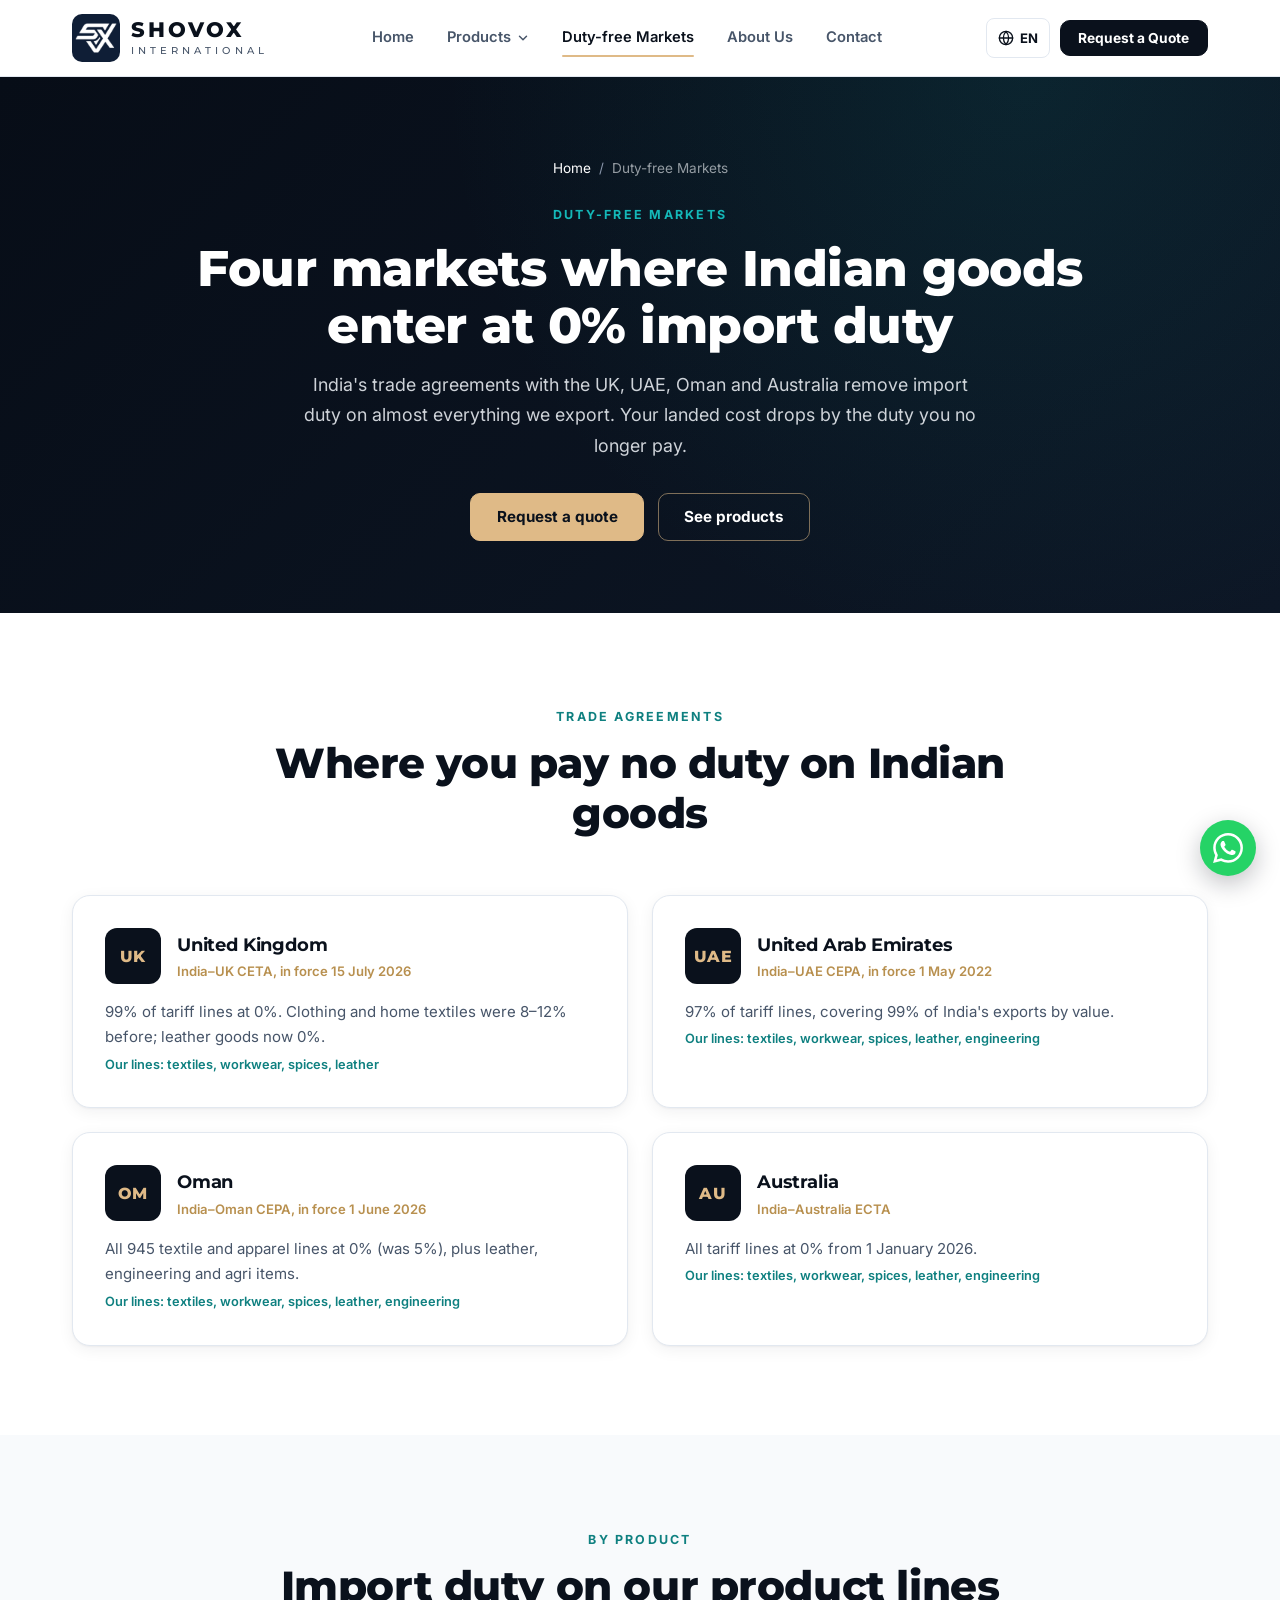
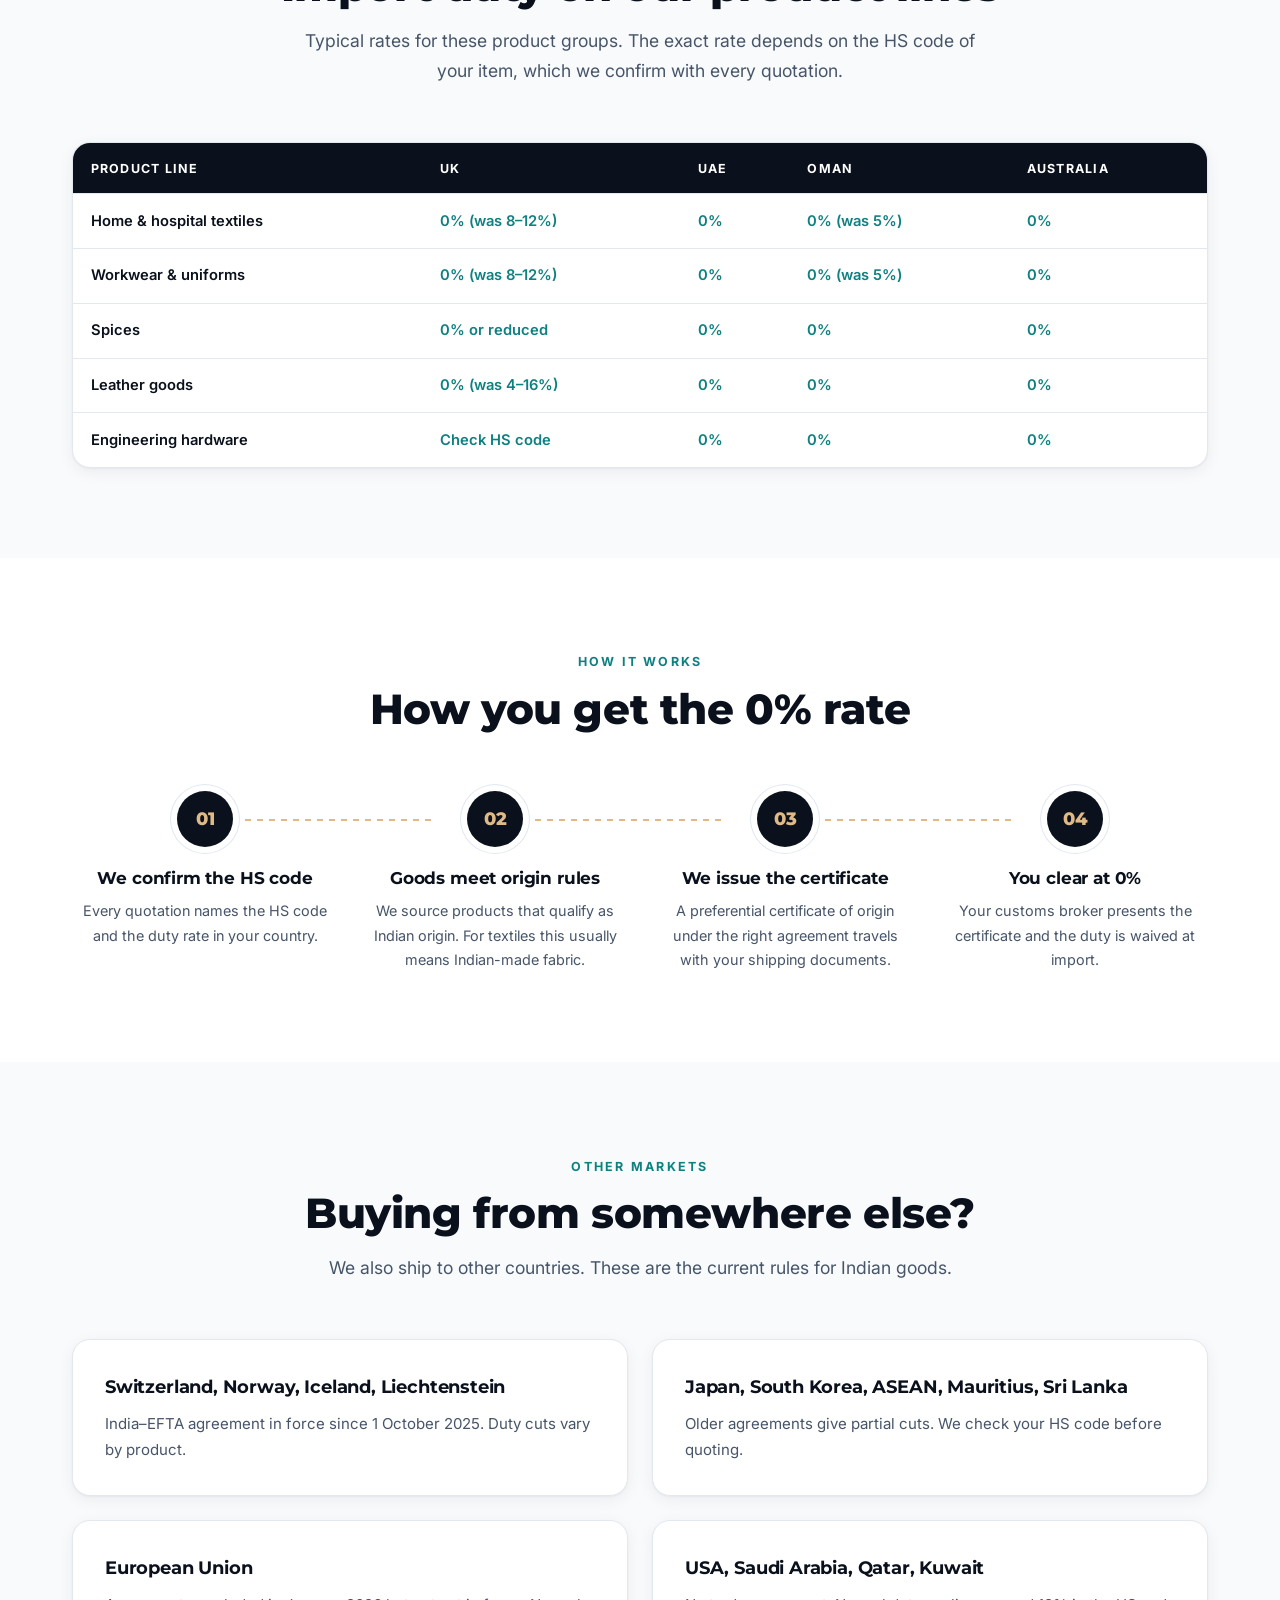
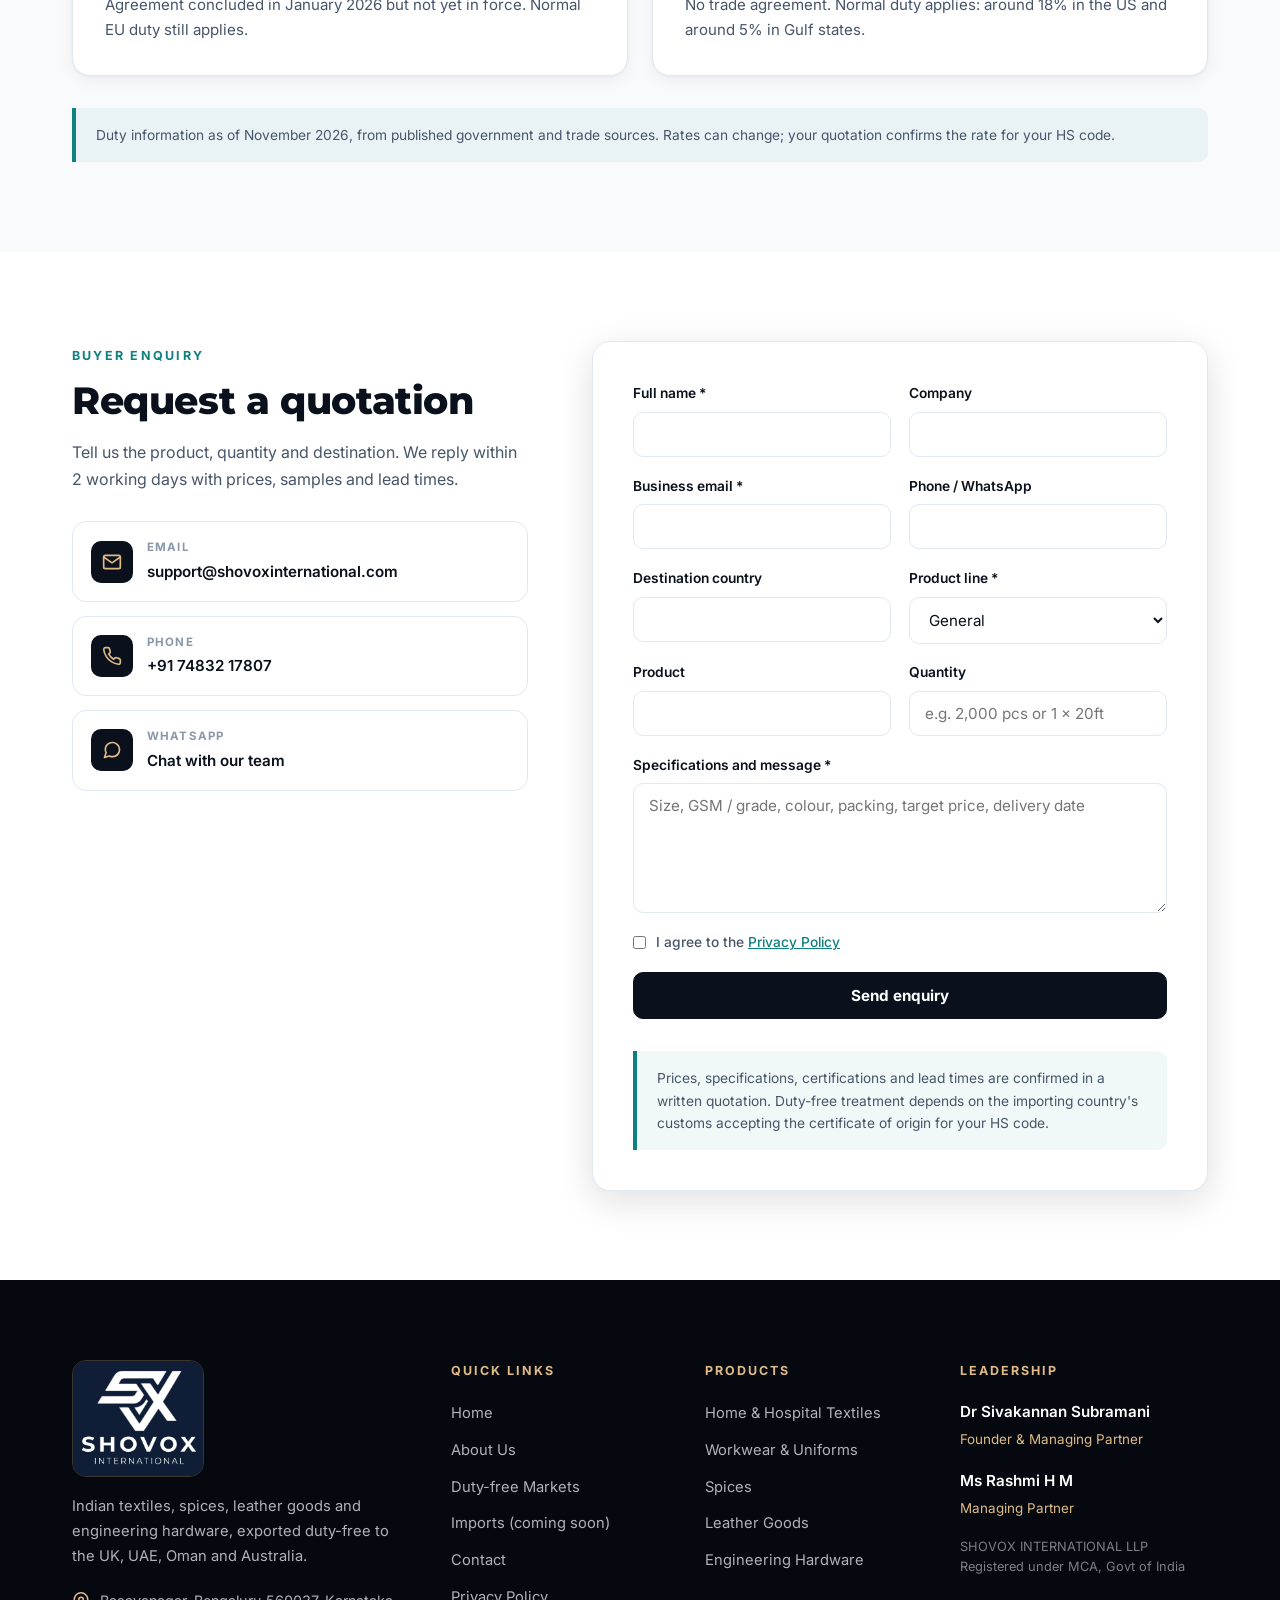
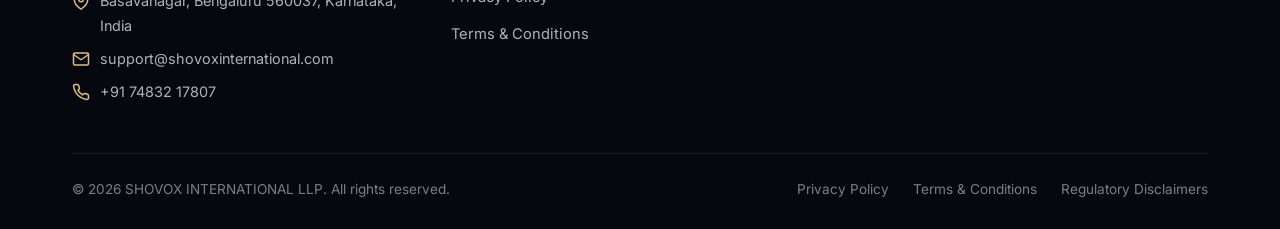
<file: markets.html>
<!DOCTYPE html>
<html lang="en" dir="ltr">
<head>
  <meta charset="UTF-8">
  <meta name="viewport" content="width=device-width, initial-scale=1.0">
  <link rel="icon" href="favicon.ico" sizes="any">
  <link rel="icon" href="assets/favicon-32.png" type="image/png" sizes="32x32">
  <link rel="apple-touch-icon" href="assets/apple-touch-icon.png">
  <meta name="theme-color" content="#0a111c">
  <title>Duty-free Import from India — UK, UAE, Oman, Australia | SHOVOX INTERNATIONAL</title>
  <meta name="description" content="How buyers in the UK, UAE, Oman and Australia import Indian textiles, spices, leather goods and engineering hardware at 0% duty under India's trade agreements.">
  <link rel="canonical" href="https://shovoxinternational.com/markets.html">
  <meta property="og:title" content="Duty-free Import from India — UK, UAE, Oman, Australia | SHOVOX INTERNATIONAL">
  <meta property="og:description" content="How buyers in the UK, UAE, Oman and Australia import Indian textiles, spices, leather goods and engineering hardware at 0% duty under India's trade agreements.">
  <meta property="og:type" content="website">
  <meta name="twitter:card" content="summary_large_image">
  <meta property="og:image" content="https://shovoxinternational.com/assets/og-image.jpg">
  <meta property="og:url" content="https://shovoxinternational.com/markets.html">
  <meta property="og:locale" content="en_IN">
  <link rel="preconnect" href="https://fonts.googleapis.com">
  <link rel="preconnect" href="https://fonts.gstatic.com" crossorigin>
  <link href="https://fonts.googleapis.com/css2?family=Inter:wght@400;500;600;700;800&family=Montserrat:wght@500;600;700;800&display=swap" rel="stylesheet">
  <link rel="stylesheet" href="css/main.css?v=3">
</head>
<body>

  <a class="skip-link" href="#main-content">Skip to content</a>

  <!-- ============ SITE HEADER (shared) ============ -->
  <header class="navbar" id="navbar">
    <div class="container nav-inner">
      <a href="index.html" class="brand" aria-label="SHOVOX INTERNATIONAL LLP home">
        <img src="assets/shovox-mark.png" alt="" class="brand-mark" width="48" height="48">
        <span class="brand-text"><span class="brand-name">SHOVOX</span><span class="brand-sub">INTERNATIONAL</span></span>
      </a>
      <nav class="nav-main" aria-label="Main">
        <ul class="nav-links">
          <li><a href="index.html" data-i18n="nav.home">Home</a></li>
          <li class="has-dropdown">
            <button type="button" class="nav-drop-btn" aria-expanded="false" aria-controls="products-menu"><span data-i18n="nav.products">Products</span><svg viewBox="0 0 24 24" fill="none" stroke="currentColor" stroke-width="2.5" stroke-linecap="round" stroke-linejoin="round" aria-hidden="true"><path d="M6 9l6 6 6-6"/></svg></button>
            <ul class="dropdown-menu" id="products-menu">
            <li><a href="textiles.html"><span class="dd-title" data-i18n="nav.textiles">Home &amp; Hospital Textiles</span><span class="dd-desc" data-i18n="prod.textiles_desc">Bed linen, towels, hotel and hospital linen</span></a></li>
            <li><a href="workwear.html"><span class="dd-title" data-i18n="nav.workwear">Workwear &amp; Uniforms</span><span class="dd-desc" data-i18n="prod.workwear_desc">Scrubs, chef wear, coveralls, corporate uniforms</span></a></li>
            <li><a href="foods-spices.html"><span class="dd-title" data-i18n="nav.spices">Spices</span><span class="dd-desc" data-i18n="prod.spices_desc">Turmeric, chilli, cumin, coriander, blends and tea</span></a></li>
            <li><a href="leather.html"><span class="dd-title" data-i18n="nav.leather">Leather Goods</span><span class="dd-desc" data-i18n="prod.leather_desc">Bags, wallets, belts and gloves</span></a></li>
            <li><a href="engineering.html"><span class="dd-title" data-i18n="nav.engineering">Engineering Hardware</span><span class="dd-desc" data-i18n="prod.engineering_desc">Fasteners, hand tools, castings, machined parts</span></a></li>
            </ul>
          </li>
          <li><a href="markets.html" data-i18n="nav.markets">Duty-free Markets</a></li>
          <li><a href="about.html" data-i18n="nav.about">About Us</a></li>
          <li><a href="contact.html" data-i18n="nav.contact">Contact</a></li>
        </ul>
      </nav>
      <div class="nav-actions">
        <div class="lang-menu">
          <button type="button" class="lang-toggle" aria-expanded="false" aria-label="Change language"><svg viewBox="0 0 24 24" fill="none" stroke="currentColor" stroke-width="2" stroke-linecap="round" stroke-linejoin="round" aria-hidden="true"><circle cx="12" cy="12" r="10"/><path d="M2 12h20M12 2a15.3 15.3 0 0 1 4 10 15.3 15.3 0 0 1-4 10 15.3 15.3 0 0 1-4-10 15.3 15.3 0 0 1 4-10z"/></svg><span class="lang-current">EN</span></button>
          <div class="lang-list">
          <button type="button" class="lang-btn active" data-lang="en" lang="en">English</button>
          <button type="button" class="lang-btn" data-lang="ta" lang="ta">தமிழ்</button>
          <button type="button" class="lang-btn" data-lang="hi" lang="hi">हिंदी</button>
          <button type="button" class="lang-btn" data-lang="ar" lang="ar">العربية</button>
          <button type="button" class="lang-btn" data-lang="kn" lang="kn">ಕನ್ನಡ</button>
          </div>
        </div>
        <a href="contact.html" class="btn btn-navy btn-sm nav-cta" data-i18n="nav.enquire">Request a Quote</a>
        <button type="button" class="hamburger" id="hamburger" aria-label="Open menu" aria-expanded="false" aria-controls="mobileNav"><span></span><span></span><span></span></button>
      </div>
    </div>
  </header>

  <div class="mobile-nav" id="mobileNav" aria-hidden="true">
    <div class="mobile-nav-head">
      <a href="index.html" class="brand" aria-label="SHOVOX INTERNATIONAL LLP home">
        <img src="assets/shovox-mark.png" alt="" class="brand-mark" width="48" height="48">
        <span class="brand-text"><span class="brand-name">SHOVOX</span><span class="brand-sub">INTERNATIONAL</span></span>
      </a>
      <button type="button" class="mobile-nav-close" aria-label="Close menu">&times;</button>
    </div>
    <nav class="mobile-nav-links" aria-label="Mobile">
      <a href="index.html" data-i18n="nav.home">Home</a>
      <a href="textiles.html" data-i18n="nav.textiles">Home &amp; Hospital Textiles</a>
      <a href="workwear.html" data-i18n="nav.workwear">Workwear &amp; Uniforms</a>
      <a href="foods-spices.html" data-i18n="nav.spices">Spices</a>
      <a href="leather.html" data-i18n="nav.leather">Leather Goods</a>
      <a href="engineering.html" data-i18n="nav.engineering">Engineering Hardware</a>
      <a href="markets.html" data-i18n="nav.markets">Duty-free Markets</a>
      <a href="import-distribution.html" data-i18n="nav.imports">Imports (coming soon)</a>
      <a href="about.html" data-i18n="nav.about">About Us</a>
      <a href="contact.html" data-i18n="nav.contact">Contact</a>
    </nav>
    <div class="mobile-nav-label">Language</div>
    <div class="mobile-lang">
      <button type="button" class="lang-btn active" data-lang="en" lang="en">EN</button>
      <button type="button" class="lang-btn" data-lang="ta" lang="ta">தமிழ்</button>
      <button type="button" class="lang-btn" data-lang="hi" lang="hi">हिंदी</button>
      <button type="button" class="lang-btn" data-lang="ar" lang="ar">عربي</button>
      <button type="button" class="lang-btn" data-lang="kn" lang="kn">ಕನ್ನಡ</button>
    </div>
    <a href="contact.html" class="btn btn-navy" data-i18n="nav.enquire">Request a Quote</a>
  </div>
  <div id="main-content" tabindex="-1"></div>

  <section class="page-hero">
    <div class="container">
      <nav class="breadcrumb" aria-label="Breadcrumb"><a href="index.html" data-i18n="nav.home">Home</a><span class="breadcrumb-sep">/</span><span>Duty-free Markets</span></nav>
      <span class="eyebrow">Duty-free markets</span>
      <h1>Four markets where Indian goods<br><span class="highlight">enter at 0% import duty</span></h1>
      <p>India's trade agreements with the UK, UAE, Oman and Australia remove import duty on almost everything we export. Your landed cost drops by the duty you no longer pay.</p>
      <div class="hero-actions" style="margin-top:2rem;"><a href="#enquiry" class="btn btn-gold">Request a quote</a><a href="index.html#products" class="btn btn-outline">See products</a></div>
    </div>
  </section>
  <section class="section">
    <div class="container">
      <div class="section-header"><span class="section-eyebrow">Trade agreements</span><h2 class="section-title">Where you pay no duty on Indian goods</h2></div>
      <div class="markets-grid">
        <article class="card market-card">
          <div class="market-head"><span class="mc-code mc-lg">UK</span><div><h3>United Kingdom</h3><span class="market-deal">India–UK CETA, in force 15 July 2026</span></div></div>
          <p>99% of tariff lines at 0%. Clothing and home textiles were 8–12% before; leather goods now 0%.</p>
          <div class="spec-line">Our lines: textiles, workwear, spices, leather</div>
        </article>
        <article class="card market-card">
          <div class="market-head"><span class="mc-code mc-lg">UAE</span><div><h3>United Arab Emirates</h3><span class="market-deal">India–UAE CEPA, in force 1 May 2022</span></div></div>
          <p>97% of tariff lines, covering 99% of India's exports by value.</p>
          <div class="spec-line">Our lines: textiles, workwear, spices, leather, engineering</div>
        </article>
        <article class="card market-card">
          <div class="market-head"><span class="mc-code mc-lg">OM</span><div><h3>Oman</h3><span class="market-deal">India–Oman CEPA, in force 1 June 2026</span></div></div>
          <p>All 945 textile and apparel lines at 0% (was 5%), plus leather, engineering and agri items.</p>
          <div class="spec-line">Our lines: textiles, workwear, spices, leather, engineering</div>
        </article>
        <article class="card market-card">
          <div class="market-head"><span class="mc-code mc-lg">AU</span><div><h3>Australia</h3><span class="market-deal">India–Australia ECTA</span></div></div>
          <p>All tariff lines at 0% from 1 January 2026.</p>
          <div class="spec-line">Our lines: textiles, workwear, spices, leather, engineering</div>
        </article>
      </div>
    </div>
  </section>
  <section class="section section-alt">
    <div class="container">
      <div class="section-header"><span class="section-eyebrow">By product</span><h2 class="section-title">Import duty on our product lines</h2><p class="section-desc">Typical rates for these product groups. The exact rate depends on the HS code of your item, which we confirm with every quotation.</p></div>
      <div class="table-wrap"><table class="duty-table">
        <thead><tr><th scope="col">Product line</th><th scope="col">UK</th><th scope="col">UAE</th><th scope="col">Oman</th><th scope="col">Australia</th></tr></thead>
        <tbody><tr><th scope="row">Home &amp; hospital textiles</th><td>0% (was 8–12%)</td><td>0%</td><td>0% (was 5%)</td><td>0%</td></tr><tr><th scope="row">Workwear &amp; uniforms</th><td>0% (was 8–12%)</td><td>0%</td><td>0% (was 5%)</td><td>0%</td></tr><tr><th scope="row">Spices</th><td>0% or reduced</td><td>0%</td><td>0%</td><td>0%</td></tr><tr><th scope="row">Leather goods</th><td>0% (was 4–16%)</td><td>0%</td><td>0%</td><td>0%</td></tr><tr><th scope="row">Engineering hardware</th><td>Check HS code</td><td>0%</td><td>0%</td><td>0%</td></tr></tbody>
      </table></div>
    </div>
  </section>
  <section class="section">
    <div class="container">
      <div class="section-header"><span class="section-eyebrow">How it works</span><h2 class="section-title">How you get the 0% rate</h2></div>
      <ol class="steps" style="list-style:none;">
        <li class="step"><div class="step-num">01</div><h3>We confirm the HS code</h3><p>Every quotation names the HS code and the duty rate in your country.</p></li>
        <li class="step"><div class="step-num">02</div><h3>Goods meet origin rules</h3><p>We source products that qualify as Indian origin. For textiles this usually means Indian-made fabric.</p></li>
        <li class="step"><div class="step-num">03</div><h3>We issue the certificate</h3><p>A preferential certificate of origin under the right agreement travels with your shipping documents.</p></li>
        <li class="step"><div class="step-num">04</div><h3>You clear at 0%</h3><p>Your customs broker presents the certificate and the duty is waived at import.</p></li>
      </ol>
    </div>
  </section>
  <section class="section section-alt">
    <div class="container">
      <div class="section-header"><span class="section-eyebrow">Other markets</span><h2 class="section-title">Buying from somewhere else?</h2><p class="section-desc">We also ship to other countries. These are the current rules for Indian goods.</p></div>
      <div class="markets-grid">
        <div class="card"><h3>Switzerland, Norway, Iceland, Liechtenstein</h3><p>India–EFTA agreement in force since 1 October 2025. Duty cuts vary by product.</p></div>
        <div class="card"><h3>Japan, South Korea, ASEAN, Mauritius, Sri Lanka</h3><p>Older agreements give partial cuts. We check your HS code before quoting.</p></div>
        <div class="card"><h3>European Union</h3><p>Agreement concluded in January 2026 but not yet in force. Normal EU duty still applies.</p></div>
        <div class="card"><h3>USA, Saudi Arabia, Qatar, Kuwait</h3><p>No trade agreement. Normal duty applies: around 18% in the US and around 5% in Gulf states.</p></div>
      </div>
      <p class="disclaimer">Duty information as of November 2026, from published government and trade sources. Rates can change; your quotation confirms the rate for your HS code.</p>
    </div>
  </section>
  <section class="section" id="enquiry">
    <div class="container">
      <div class="enquiry-layout">
        <div class="enquiry-aside">
          <span class="section-eyebrow">Buyer enquiry</span>
          <h2>Request a quotation</h2>
          <p>Tell us the product, quantity and destination. We reply within 2 working days with prices, samples and lead times.</p>
          <div class="contact-tiles">
            <a class="contact-tile" href="mailto:support@shovoxinternational.com"><div class="icon-tile"><svg viewBox="0 0 24 24" fill="none" stroke="currentColor" stroke-width="2" stroke-linecap="round" stroke-linejoin="round" aria-hidden="true"><rect x="2" y="4" width="20" height="16" rx="2"/><path d="M22 6l-10 7L2 6"/></svg></div><div><small>Email</small><span>support@shovoxinternational.com</span></div></a>
            <a class="contact-tile" href="tel:+917483217807"><div class="icon-tile"><svg viewBox="0 0 24 24" fill="none" stroke="currentColor" stroke-width="2" stroke-linecap="round" stroke-linejoin="round" aria-hidden="true"><path d="M22 16.9v3a2 2 0 0 1-2.2 2 19.8 19.8 0 0 1-8.6-3.1 19.5 19.5 0 0 1-6-6A19.8 19.8 0 0 1 2.1 4.2 2 2 0 0 1 4.1 2h3a2 2 0 0 1 2 1.7c.1.9.4 1.8.7 2.7a2 2 0 0 1-.5 2.1L8 9.8a16 16 0 0 0 6 6l1.3-1.3a2 2 0 0 1 2.1-.4c.9.3 1.8.6 2.7.7a2 2 0 0 1 1.7 2z"/></svg></div><div><small>Phone</small><span>+91 74832 17807</span></div></a>
            <a class="contact-tile" href="https://wa.me/917483217807" target="_blank" rel="noopener noreferrer"><div class="icon-tile"><svg viewBox="0 0 24 24" fill="none" stroke="currentColor" stroke-width="2" stroke-linecap="round" stroke-linejoin="round" aria-hidden="true"><path d="M21 11.5a8.38 8.38 0 0 1-.9 3.8 8.5 8.5 0 0 1-7.6 4.7 8.38 8.38 0 0 1-3.8-.9L3 21l1.9-5.7a8.38 8.38 0 0 1-.9-3.8 8.5 8.5 0 0 1 4.7-7.6 8.38 8.38 0 0 1 3.8-.9h.5a8.48 8.48 0 0 1 8 8v.5z"/></svg></div><div><small>WhatsApp</small><span>Chat with our team</span></div></a>
          </div>
        </div>
        <div class="form-card">
          <form class="shovox-form" action="https://script.google.com/macros/s/AKfycbxxUDGWA-JM6zcIXuf46Ka6LhGzbyiuyipN-qLfD_dom-FyOrjXkCnrka40PyDIkesjHA/exec" method="POST" novalidate>
            <div class="form-grid">
              <div class="form-group"><label for="enquiry-name">Full name *</label><input type="text" id="enquiry-name" name="name" required autocomplete="name"></div>
              <div class="form-group"><label for="enquiry-company">Company</label><input type="text" id="enquiry-company" name="company" autocomplete="organization"></div>
              <div class="form-group"><label for="enquiry-email">Business email *</label><input type="email" id="enquiry-email" name="email" required autocomplete="email"></div>
              <div class="form-group"><label for="enquiry-phone">Phone / WhatsApp</label><input type="tel" id="enquiry-phone" name="phone" autocomplete="tel"></div>
              <div class="form-group"><label for="enquiry-country">Destination country</label><input type="text" id="enquiry-country" name="country" autocomplete="country-name" list="country-list"><datalist id="country-list"><option value="United Kingdom"><option value="United Arab Emirates"><option value="Oman"><option value="Australia"></datalist></div>
              <div class="form-group"><label for="enquiry-category">Product line *</label><select id="enquiry-category" name="category" required><option value="">Select a product line</option><option value="Home & Hospital Textiles">Home &amp; Hospital Textiles</option><option value="Workwear & Uniforms">Workwear &amp; Uniforms</option><option value="Spices">Spices</option><option value="Leather Goods">Leather Goods</option><option value="Engineering Hardware">Engineering Hardware</option><option value="Supplier Partnership">Supplier Partnership</option><option value="Imports (register interest)">Imports (register interest)</option><option value="General" selected>General</option></select></div>
              <div class="form-group"><label for="enquiry-product">Product</label><input type="text" id="enquiry-product" name="product"></div>
              <div class="form-group"><label for="enquiry-quantity">Quantity</label><input type="text" id="enquiry-quantity" name="quantity" placeholder="e.g. 2,000 pcs or 1 x 20ft"></div>
              <div class="form-group full"><label for="enquiry-message">Specifications and message *</label><textarea id="enquiry-message" name="message" required placeholder="Size, GSM / grade, colour, packing, target price, delivery date"></textarea></div>
              <div class="form-group full"><label style="display:flex;align-items:flex-start;gap:0.65rem;cursor:pointer;font-weight:500;color:var(--text-muted);"><input type="checkbox" name="privacy_consent" value="yes" required style="margin-top:0.3rem;"><span>I agree to the <a href="privacy.html" style="color:var(--teal);text-decoration:underline;">Privacy Policy</a></span></label></div>
              <div class="form-group full"><button type="submit" class="btn btn-navy" style="width:100%;">Send enquiry</button></div>
            </div>
            <div class="form-success" role="status">Thank you for your enquiry. We will reply within 2 working days.</div>
            <div class="form-error" role="alert">Something went wrong. Please email support@shovoxinternational.com</div>
          </form>
          <div class="disclaimer">Prices, specifications, certifications and lead times are confirmed in a written quotation. Duty-free treatment depends on the importing country's customs accepting the certificate of origin for your HS code.</div>
        </div>
      </div>
    </div>
  </section>

  <!-- ============ SITE FOOTER (shared) ============ -->
  <footer class="footer">
    <div class="container">
      <div class="footer-grid">
        <div class="footer-brand">
          <a href="index.html" aria-label="SHOVOX INTERNATIONAL LLP home"><img src="assets/shovox-logo.webp" alt="SHOVOX INTERNATIONAL" class="footer-logo" width="132" height="116" loading="lazy"></a>
          <p>Indian textiles, spices, leather goods and engineering hardware, exported duty-free to the UK, UAE, Oman and Australia.</p>
          <ul class="footer-contact">
            <li><svg viewBox="0 0 24 24" fill="none" stroke="currentColor" stroke-width="2" stroke-linecap="round" stroke-linejoin="round" aria-hidden="true"><path d="M21 10c0 7-9 13-9 13s-9-6-9-13a9 9 0 0 1 18 0z"/><circle cx="12" cy="10" r="3"/></svg><span>Basavanagar, Bengaluru 560037, Karnataka, India</span></li>
            <li><svg viewBox="0 0 24 24" fill="none" stroke="currentColor" stroke-width="2" stroke-linecap="round" stroke-linejoin="round" aria-hidden="true"><rect x="2" y="4" width="20" height="16" rx="2"/><path d="M22 6l-10 7L2 6"/></svg><a href="mailto:support@shovoxinternational.com">support@shovoxinternational.com</a></li>
            <li><svg viewBox="0 0 24 24" fill="none" stroke="currentColor" stroke-width="2" stroke-linecap="round" stroke-linejoin="round" aria-hidden="true"><path d="M22 16.9v3a2 2 0 0 1-2.2 2 19.8 19.8 0 0 1-8.6-3.1 19.5 19.5 0 0 1-6-6A19.8 19.8 0 0 1 2.1 4.2 2 2 0 0 1 4.1 2h3a2 2 0 0 1 2 1.7c.1.9.4 1.8.7 2.7a2 2 0 0 1-.5 2.1L8 9.8a16 16 0 0 0 6 6l1.3-1.3a2 2 0 0 1 2.1-.4c.9.3 1.8.6 2.7.7a2 2 0 0 1 1.7 2z"/></svg><a href="tel:+917483217807">+91 74832 17807</a></li>
          </ul>
        </div>
        <div>
          <h4 data-i18n="footer.quick_links">Quick Links</h4>
          <ul class="footer-links">
            <li><a href="index.html" data-i18n="nav.home">Home</a></li>
            <li><a href="about.html" data-i18n="nav.about">About Us</a></li>
            <li><a href="markets.html" data-i18n="nav.markets">Duty-free Markets</a></li>
            <li><a href="import-distribution.html" data-i18n="nav.imports">Imports (coming soon)</a></li>
            <li><a href="contact.html" data-i18n="nav.contact">Contact</a></li>
            <li><a href="privacy.html" data-i18n="footer.privacy">Privacy Policy</a></li>
            <li><a href="terms.html" data-i18n="footer.terms">Terms &amp; Conditions</a></li>
          </ul>
        </div>
        <div>
          <h4 data-i18n="nav.products">Products</h4>
          <ul class="footer-links">
            <li><a href="textiles.html" data-i18n="nav.textiles">Home &amp; Hospital Textiles</a></li>
            <li><a href="workwear.html" data-i18n="nav.workwear">Workwear &amp; Uniforms</a></li>
            <li><a href="foods-spices.html" data-i18n="nav.spices">Spices</a></li>
            <li><a href="leather.html" data-i18n="nav.leather">Leather Goods</a></li>
            <li><a href="engineering.html" data-i18n="nav.engineering">Engineering Hardware</a></li>
          </ul>
        </div>
        <div>
          <h4 data-i18n="footer.leadership">Leadership</h4>
          <div class="footer-leader"><strong>Dr Sivakannan Subramani</strong><span data-i18n="footer.founder">Founder &amp; Managing Partner</span></div>
          <div class="footer-leader"><strong>Ms Rashmi H M</strong><span data-i18n="footer.partner">Managing Partner</span></div>
          <p class="footer-reg">SHOVOX INTERNATIONAL LLP<br>Registered under MCA, Govt of India</p>
          <!-- REGISTRATIONS: when the IEC and GSTIN are issued, replace this comment with
          <p class="footer-reg">IEC: __________ &middot; GSTIN: _______________</p> -->
        </div>
      </div>
      <div class="footer-bottom">
        <p>&copy; <span id="year">2026</span> <span data-i18n="footer.copyright">SHOVOX INTERNATIONAL LLP. All rights reserved.</span></p>
        <nav aria-label="Legal">
          <a href="privacy.html" data-i18n="footer.privacy">Privacy Policy</a>
          <a href="terms.html" data-i18n="footer.terms">Terms &amp; Conditions</a>
          <a href="terms.html#disclaimers">Regulatory Disclaimers</a>
        </nav>
      </div>
    </div>
  </footer>

  <a href="https://wa.me/917483217807" class="whatsapp-float" target="_blank" rel="noopener noreferrer" aria-label="Chat with us on WhatsApp"><svg viewBox="0 0 24 24" xmlns="http://www.w3.org/2000/svg" aria-hidden="true"><path d="M17.472 14.382c-.297-.149-1.758-.867-2.03-.967-.273-.099-.471-.148-.67.15-.197.297-.767.966-.94 1.164-.173.199-.347.223-.644.075-.297-.15-1.255-.463-2.39-1.475-.883-.788-1.48-1.761-1.653-2.059-.173-.297-.018-.458.13-.606.134-.133.298-.347.446-.52.149-.174.198-.298.298-.497.099-.198.05-.371-.025-.52-.075-.149-.669-1.612-.916-2.207-.242-.579-.487-.5-.669-.51-.173-.008-.371-.01-.57-.01-.198 0-.52.074-.792.372-.272.297-1.04 1.016-1.04 2.479 0 1.462 1.065 2.875 1.213 3.074.149.198 2.096 3.2 5.077 4.487.709.306 1.262.489 1.694.625.712.227 1.36.195 1.871.118.571-.085 1.758-.719 2.006-1.413.248-.694.248-1.289.173-1.413-.074-.124-.272-.198-.57-.347m-5.421 7.403h-.004a9.87 9.87 0 01-5.031-1.378l-.361-.214-3.741.982.998-3.648-.235-.374a9.86 9.86 0 01-1.51-5.26c.001-5.45 4.436-9.884 9.888-9.884 2.64 0 5.122 1.03 6.988 2.898a9.825 9.825 0 012.893 6.994c-.003 5.45-4.437 9.884-9.885 9.884m8.413-18.297A11.815 11.815 0 0012.05 0C5.495 0 .16 5.335.157 11.892c0 2.096.547 4.142 1.588 5.945L.057 24l6.305-1.654a11.882 11.882 0 005.683 1.448h.005c6.554 0 11.89-5.335 11.893-11.893a11.821 11.821 0 00-3.48-8.413z"/></svg></a>

  
  <script src="js/i18n.js?v=3"></script>
  <script src="js/nav.js?v=3"></script>
  <script src="js/forms.js?v=3"></script>
  <script>
    (function () {
      var p = new URLSearchParams(location.search).get('category');
      var s = document.getElementById('enquiry-category');
      if (p && s) { for (var i = 0; i < s.options.length; i++) { if (s.options[i].value.toLowerCase().indexOf(p.toLowerCase()) > -1) { s.selectedIndex = i; break; } } }
      document.querySelectorAll('[data-prefill]').forEach(function (a) {
        a.addEventListener('click', function () { var f = document.getElementById('enquiry-product'); if (f) f.value = a.getAttribute('data-prefill'); });
      });
    })();
  </script>
</body>
</html>
</file>
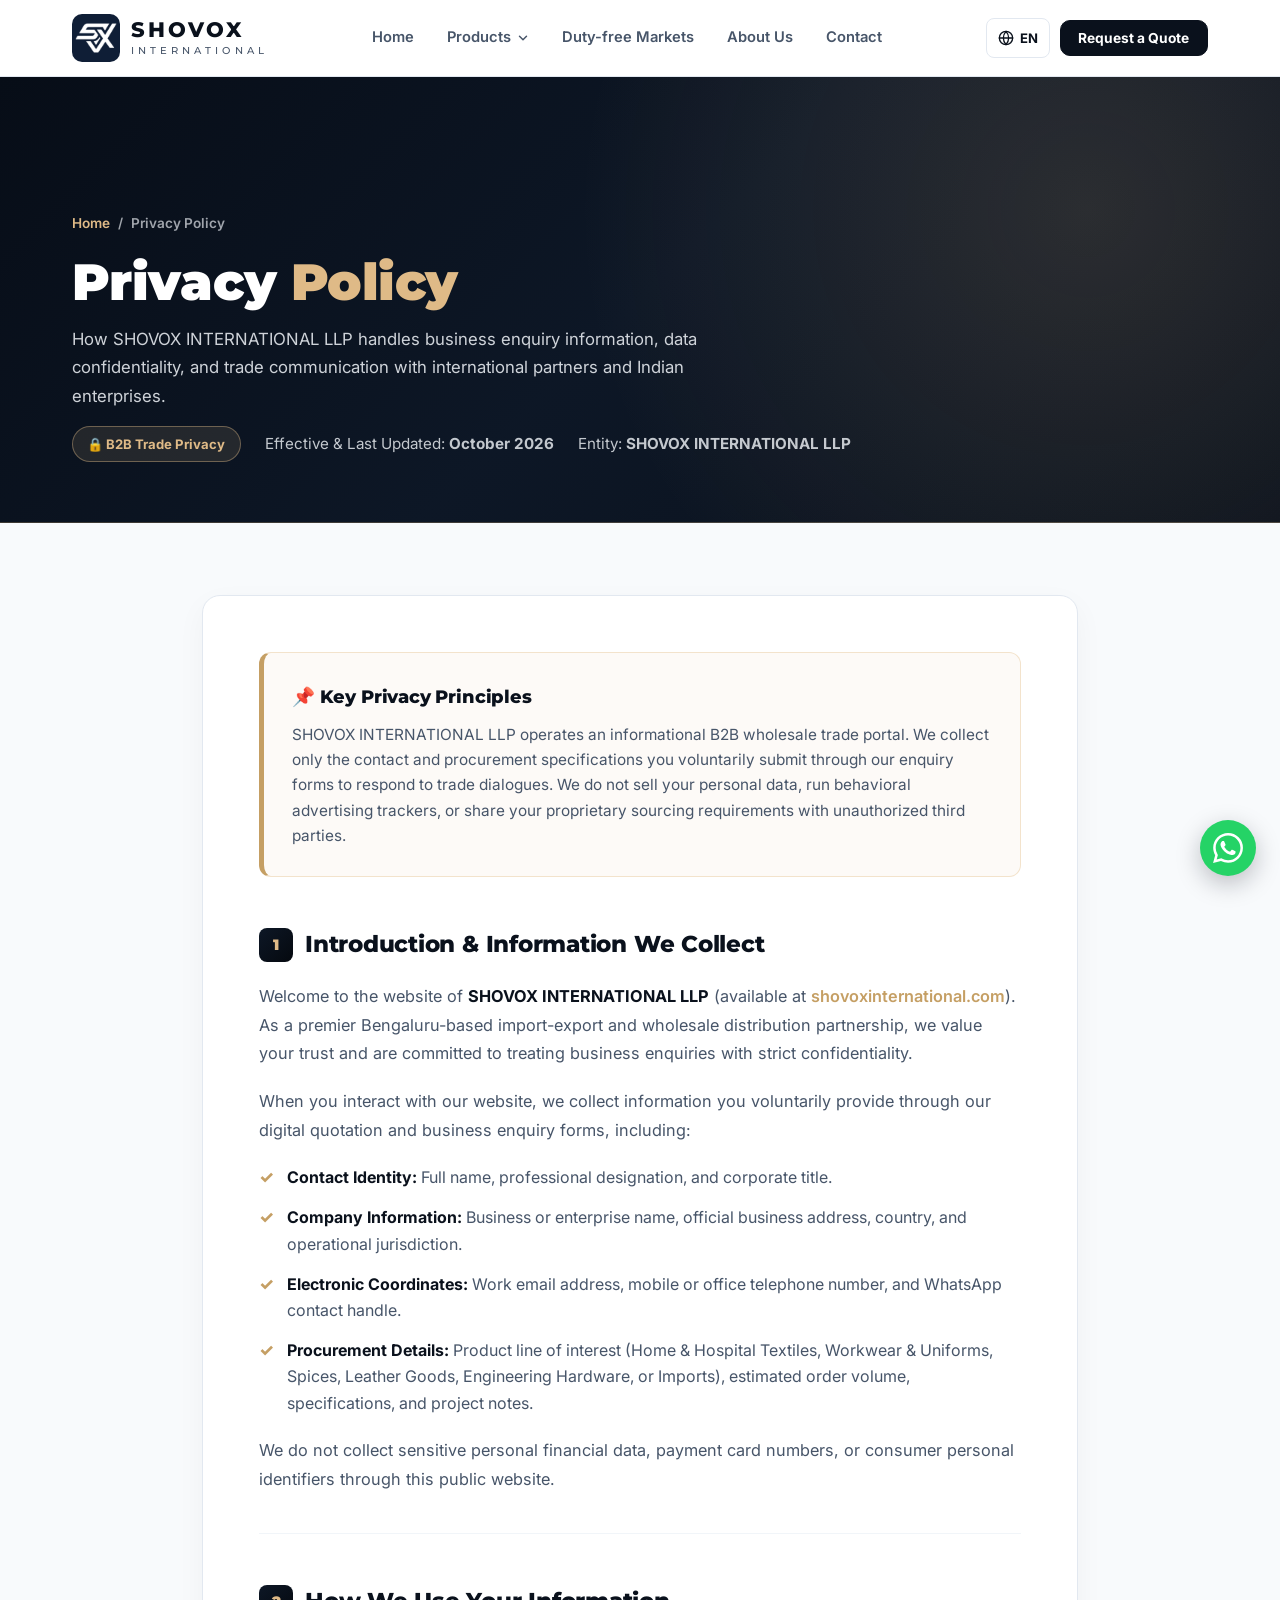
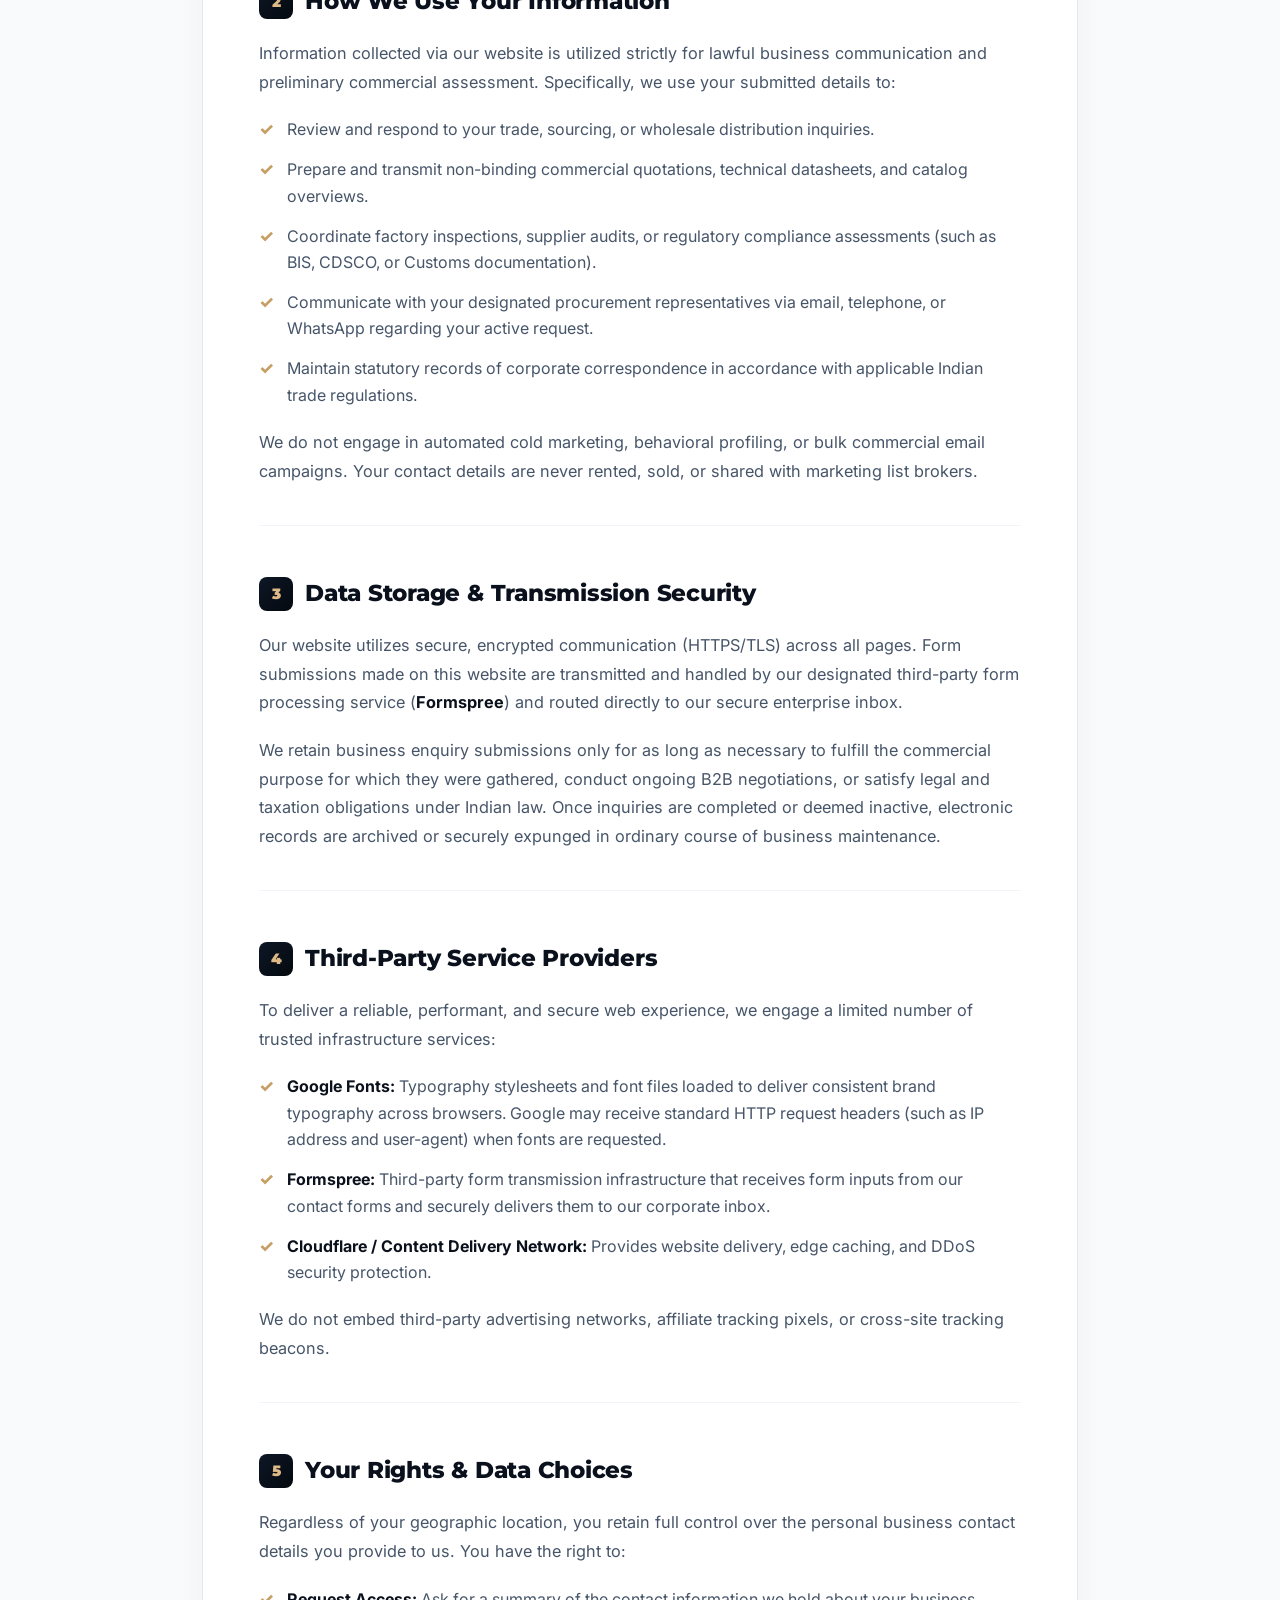
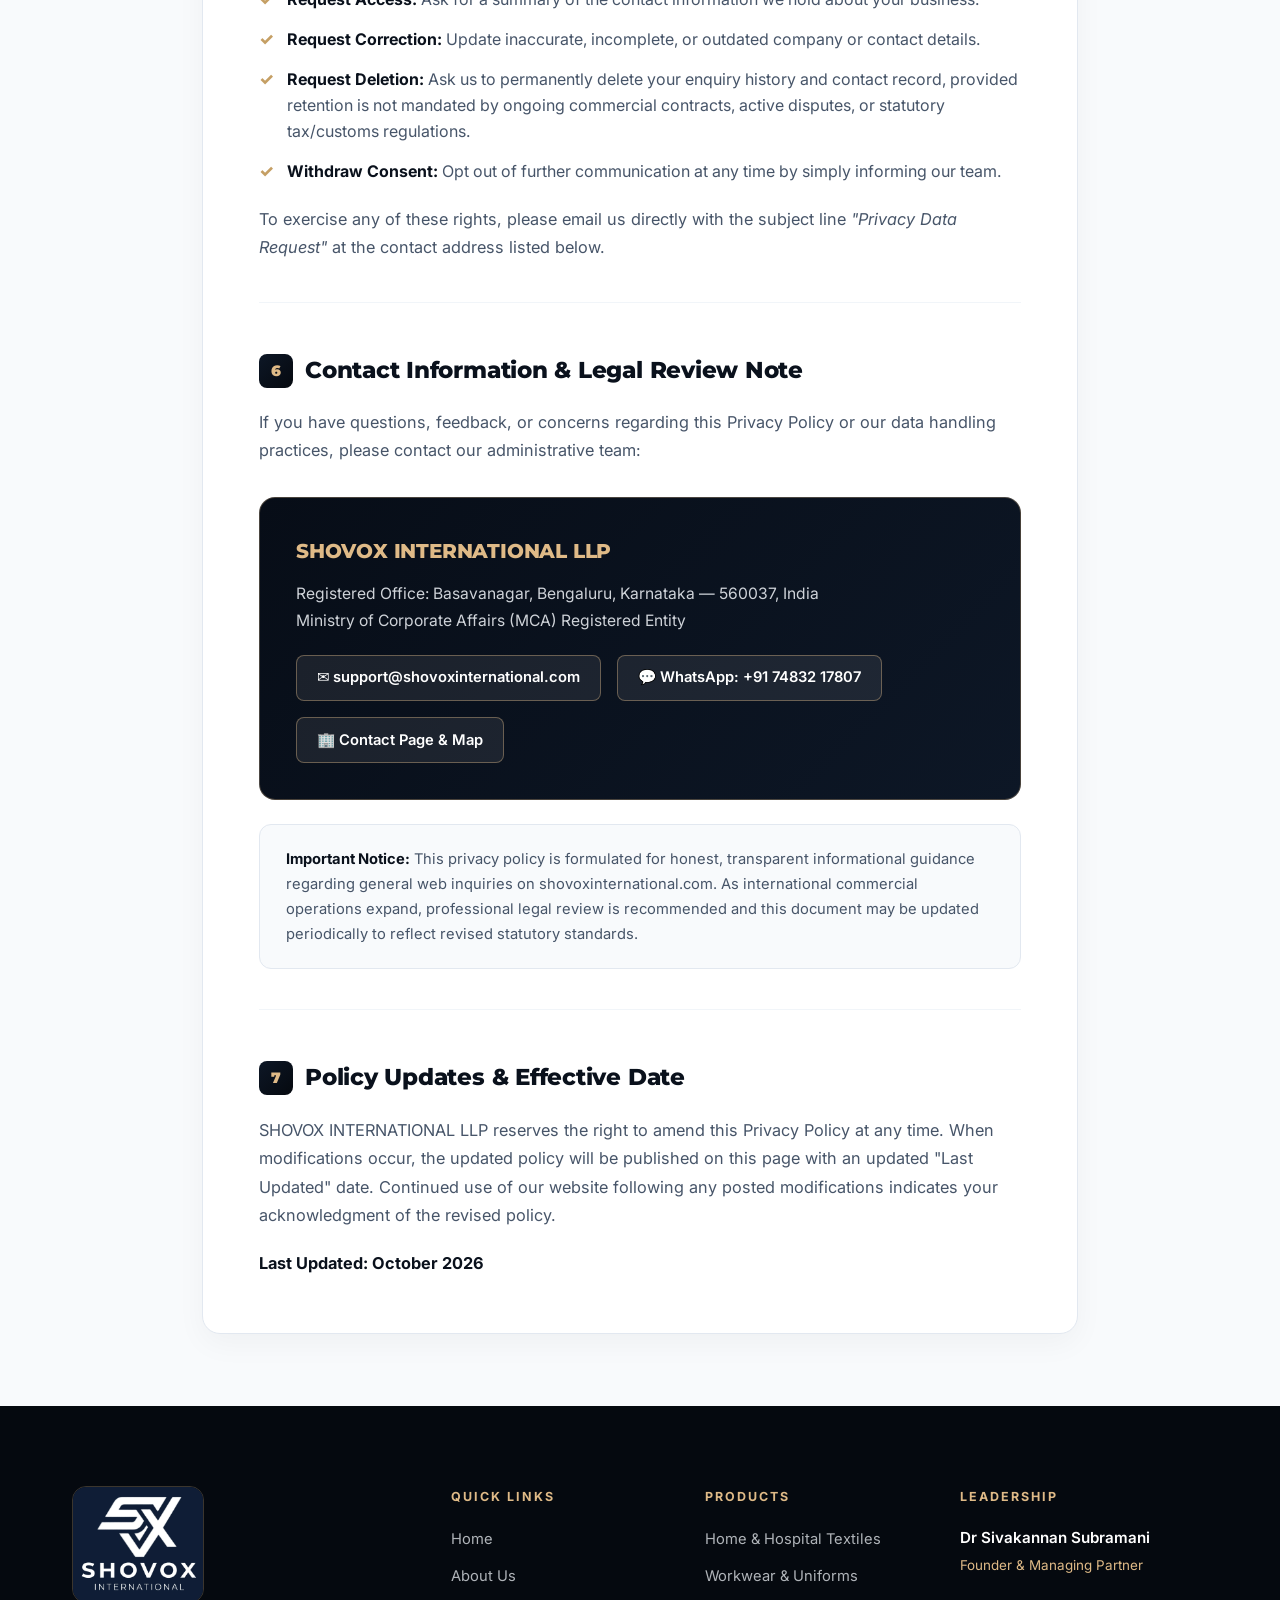
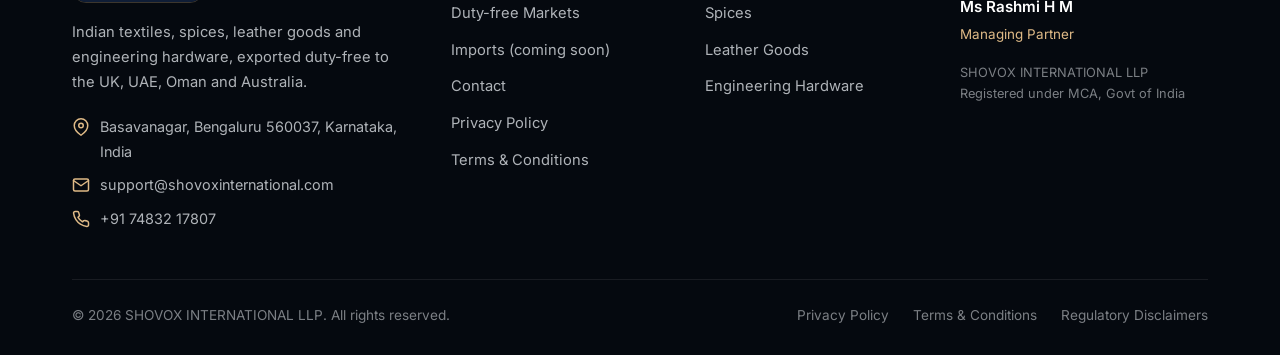
<file: privacy.html>
<!DOCTYPE html>
<html lang="en">
<head>
  <meta charset="UTF-8">
  <meta name="viewport" content="width=device-width, initial-scale=1.0">
  <link rel="icon" href="favicon.ico" sizes="any">
  <link rel="icon" href="assets/favicon-32.png" type="image/png" sizes="32x32">
  <link rel="apple-touch-icon" href="assets/apple-touch-icon.png">
  <meta name="theme-color" content="#0a111c">
  <title>Privacy Policy | SHOVOX INTERNATIONAL LLP</title>
  <meta name="description" content="Privacy Policy for SHOVOX INTERNATIONAL LLP. Learn how we handle B2B trade inquiries, customer communication, and website data privacy.">
  <link rel="canonical" href="https://shovoxinternational.com/privacy.html">

  <!-- Open Graph -->
  <meta property="og:title" content="Privacy Policy | SHOVOX INTERNATIONAL LLP">
  <meta property="og:description" content="Privacy Policy and data transparency practices for SHOVOX INTERNATIONAL LLP.">
  <meta property="og:type" content="website">
  <meta property="og:url" content="https://shovoxinternational.com/privacy.html">
  <meta name="twitter:card" content="summary_large_image">
  <meta property="og:image" content="https://shovoxinternational.com/assets/og-image.jpg">

  <!-- Google Fonts -->
  <link rel="preconnect" href="https://fonts.googleapis.com">
  <link rel="preconnect" href="https://fonts.gstatic.com" crossorigin>
  <link href="https://fonts.googleapis.com/css2?family=Cinzel:wght@600;700;800&family=Inter:wght@400;500;600;700;800;900&family=Montserrat:wght@600;700;800;900&display=swap" rel="stylesheet">

  <link rel="stylesheet" href="css/main.css?v=3">

  <style>
    :root {
      --color-bg:          #ffffff;
      --color-surface:     #f8fafc;
      --color-surface-sub: #f1f5f9;
      --color-border:      #e2e8f0;
      --color-text:        #0a111c;
      --color-text-muted:  #475569;
      --color-primary:     #0a111c;
      --color-primary-dark:#05090f;
      --color-primary-card:#0d1726;
      --color-gold:        #dfba87;
      --color-gold-dark:   #c59f64;
      --color-gold-light:  #f3e3cc;
      --color-accent:      #0284c7;
      --color-white:       #ffffff;
      --font-sans:         'Inter', system-ui, -apple-system, sans-serif;
      --font-display:      'Montserrat', 'Inter', sans-serif;
      --max-width:         1200px;
    }
    .page-header {
      background:
        radial-gradient(circle at 85% 30%, rgba(223, 186, 135, 0.15) 0%, transparent 45%),
        linear-gradient(135deg, #070d17 0%, #0d1726 50%, #0a111c 100%);
      padding-top: 135px;
      padding-bottom: 60px;
      color: var(--color-white);
      border-bottom: 1px solid rgba(223, 186, 135, 0.25);
    }
    .breadcrumbs {
      font-size: 0.85rem;
      font-weight: 600;
      color: rgba(241, 245, 249, 0.65);
      margin-bottom: 1rem;
      display: flex;
      align-items: center;
      gap: 0.5rem;
    }
    .breadcrumbs a { color: var(--color-gold); }
    .breadcrumbs a:hover { text-decoration: underline; }
    .page-header h1 {
      font-family: var(--font-display);
      font-size: clamp(2.2rem, 4vw, 3.2rem);
      font-weight: 900;
      letter-spacing: -0.01em;
      margin-bottom: 0.75rem;
      line-height: 1.2;
    }
    .page-header h1 span { color: var(--color-gold); }
    .page-header-meta {
      display: flex;
      flex-wrap: wrap;
      align-items: center;
      gap: 1.5rem;
      color: rgba(241, 245, 249, 0.8);
      font-size: 0.95rem;
      margin-top: 1rem;
    }
    .meta-badge {
      display: inline-flex;
      align-items: center;
      gap: 0.5rem;
      padding: 0.35rem 0.9rem;
      background: rgba(223, 186, 135, 0.12);
      border: 1px solid rgba(223, 186, 135, 0.4);
      border-radius: 100px;
      color: var(--color-gold);
      font-weight: 700;
      font-size: 0.82rem;
    }
    .policy-section {
      padding: 4.5rem 0;
      background: var(--color-surface);
    }
    .policy-container {
      max-width: 940px;
      margin: 0 auto;
    }
    .policy-card {
      background: var(--color-white);
      border: 1px solid var(--color-border);
      border-radius: 18px;
      padding: clamp(2rem, 5vw, 3.5rem);
      box-shadow: 0 10px 30px rgba(10, 17, 28, 0.04);
    }
    .policy-summary-box {
      background: #fdfaf7;
      border: 1.5px solid var(--color-gold-light);
      border-left: 5px solid var(--color-gold-dark);
      border-radius: 12px;
      padding: 1.75rem;
      margin-bottom: 3rem;
    }
    .policy-summary-box h3 {
      font-family: var(--font-display);
      font-size: 1.15rem;
      font-weight: 800;
      color: var(--color-primary);
      margin-bottom: 0.6rem;
      display: flex;
      align-items: center;
      gap: 0.5rem;
    }
    .policy-summary-box p {
      color: var(--color-text-muted);
      font-size: 0.96rem;
      line-height: 1.65;
    }
    .policy-block {
      margin-bottom: 3rem;
      padding-bottom: 2.5rem;
      border-bottom: 1px solid var(--color-surface-sub);
    }
    .policy-block:last-child {
      margin-bottom: 0;
      padding-bottom: 0;
      border-bottom: none;
    }
    .policy-block h2 {
      font-family: var(--font-display);
      font-size: 1.45rem;
      font-weight: 800;
      color: var(--color-primary);
      margin-bottom: 1.1rem;
      display: flex;
      align-items: center;
      gap: 0.75rem;
    }
    .section-num {
      display: inline-flex;
      align-items: center;
      justify-content: center;
      width: 34px;
      height: 34px;
      border-radius: 8px;
      background: linear-gradient(135deg, #0d1726, #05090f);
      color: var(--color-gold);
      font-size: 0.95rem;
      font-weight: 900;
      flex-shrink: 0;
    }
    .policy-block p {
      color: var(--color-text-muted);
      font-size: 1.02rem;
      line-height: 1.75;
      margin-bottom: 1.2rem;
    }
    .policy-block p:last-child { margin-bottom: 0; }
    .policy-block ul {
      list-style: none;
      margin: 1.25rem 0;
      display: flex;
      flex-direction: column;
      gap: 0.85rem;
    }
    .policy-block li {
      position: relative;
      padding-left: 1.75rem;
      color: var(--color-text-muted);
      font-size: 1rem;
      line-height: 1.65;
    }
    .policy-block li::before {
      content: '✓';
      position: absolute;
      left: 0;
      top: 0;
      color: var(--color-gold-dark);
      font-weight: 800;
      font-size: 1.05rem;
    }
    .policy-block strong {
      color: var(--color-text);
      font-weight: 700;
    }
    .policy-note {
      background: var(--color-surface);
      border: 1px solid var(--color-border);
      border-radius: 12px;
      padding: 1.35rem 1.6rem;
      margin-top: 1.5rem;
      font-size: 0.92rem;
      color: var(--color-text-muted);
    }
    .policy-contact-box {
      background: linear-gradient(135deg, #070d17 0%, #0d1726 100%);
      color: var(--color-white);
      border-radius: 16px;
      padding: 2.25rem;
      margin-top: 2rem;
      border: 1px solid rgba(223, 186, 135, 0.3);
    }
    .policy-contact-box h3 {
      font-family: var(--font-display);
      font-size: 1.25rem;
      font-weight: 800;
      color: var(--color-gold);
      margin-bottom: 0.75rem;
    }
    .policy-contact-box p {
      color: rgba(241, 245, 249, 0.85);
      margin-bottom: 1.25rem;
      font-size: 0.98rem;
    }
    .contact-pills {
      display: flex;
      flex-wrap: wrap;
      gap: 1rem;
    }
    .contact-pill {
      display: inline-flex;
      align-items: center;
      gap: 0.5rem;
      background: rgba(255, 255, 255, 0.08);
      border: 1px solid rgba(223, 186, 135, 0.4);
      color: var(--color-white);
      padding: 0.6rem 1.25rem;
      border-radius: 8px;
      font-size: 0.92rem;
      font-weight: 600;
      transition: background 0.2s, border-color 0.2s;
    }
    .contact-pill:hover {
      background: rgba(223, 186, 135, 0.2);
      border-color: var(--color-gold);
      color: var(--color-gold);
    }
    @media (max-width: 640px) {
    .policy-card { padding: 1.5rem; }
    .policy-block h2 { font-size: 1.25rem; }
    
    
    }
  
  
  </style>
</head>
<body>

  <!-- Standard Navbar -->
  <a class="skip-link" href="#main-content">Skip to content</a>

  <!-- ============ SITE HEADER (shared) ============ -->
  <header class="navbar" id="navbar">
    <div class="container nav-inner">
      <a href="index.html" class="brand" aria-label="SHOVOX INTERNATIONAL LLP home">
        <img src="assets/shovox-mark.png" alt="" class="brand-mark" width="48" height="48">
        <span class="brand-text"><span class="brand-name">SHOVOX</span><span class="brand-sub">INTERNATIONAL</span></span>
      </a>
      <nav class="nav-main" aria-label="Main">
        <ul class="nav-links">
          <li><a href="index.html" data-i18n="nav.home">Home</a></li>
          <li class="has-dropdown">
            <button type="button" class="nav-drop-btn" aria-expanded="false" aria-controls="products-menu"><span data-i18n="nav.products">Products</span><svg viewBox="0 0 24 24" fill="none" stroke="currentColor" stroke-width="2.5" stroke-linecap="round" stroke-linejoin="round" aria-hidden="true"><path d="M6 9l6 6 6-6"/></svg></button>
            <ul class="dropdown-menu" id="products-menu">
            <li><a href="textiles.html"><span class="dd-title" data-i18n="nav.textiles">Home &amp; Hospital Textiles</span><span class="dd-desc" data-i18n="prod.textiles_desc">Bed linen, towels, hotel and hospital linen</span></a></li>
            <li><a href="workwear.html"><span class="dd-title" data-i18n="nav.workwear">Workwear &amp; Uniforms</span><span class="dd-desc" data-i18n="prod.workwear_desc">Scrubs, chef wear, coveralls, corporate uniforms</span></a></li>
            <li><a href="foods-spices.html"><span class="dd-title" data-i18n="nav.spices">Spices</span><span class="dd-desc" data-i18n="prod.spices_desc">Turmeric, chilli, cumin, coriander, blends and tea</span></a></li>
            <li><a href="leather.html"><span class="dd-title" data-i18n="nav.leather">Leather Goods</span><span class="dd-desc" data-i18n="prod.leather_desc">Bags, wallets, belts and gloves</span></a></li>
            <li><a href="engineering.html"><span class="dd-title" data-i18n="nav.engineering">Engineering Hardware</span><span class="dd-desc" data-i18n="prod.engineering_desc">Fasteners, hand tools, castings, machined parts</span></a></li>
            </ul>
          </li>
          <li><a href="markets.html" data-i18n="nav.markets">Duty-free Markets</a></li>
          <li><a href="about.html" data-i18n="nav.about">About Us</a></li>
          <li><a href="contact.html" data-i18n="nav.contact">Contact</a></li>
        </ul>
      </nav>
      <div class="nav-actions">
        <div class="lang-menu">
          <button type="button" class="lang-toggle" aria-expanded="false" aria-label="Change language"><svg viewBox="0 0 24 24" fill="none" stroke="currentColor" stroke-width="2" stroke-linecap="round" stroke-linejoin="round" aria-hidden="true"><circle cx="12" cy="12" r="10"/><path d="M2 12h20M12 2a15.3 15.3 0 0 1 4 10 15.3 15.3 0 0 1-4 10 15.3 15.3 0 0 1-4-10 15.3 15.3 0 0 1 4-10z"/></svg><span class="lang-current">EN</span></button>
          <div class="lang-list">
          <button type="button" class="lang-btn active" data-lang="en" lang="en">English</button>
          <button type="button" class="lang-btn" data-lang="ta" lang="ta">தமிழ்</button>
          <button type="button" class="lang-btn" data-lang="hi" lang="hi">हिंदी</button>
          <button type="button" class="lang-btn" data-lang="ar" lang="ar">العربية</button>
          <button type="button" class="lang-btn" data-lang="kn" lang="kn">ಕನ್ನಡ</button>
          </div>
        </div>
        <a href="contact.html" class="btn btn-navy btn-sm nav-cta" data-i18n="nav.enquire">Request a Quote</a>
        <button type="button" class="hamburger" id="hamburger" aria-label="Open menu" aria-expanded="false" aria-controls="mobileNav"><span></span><span></span><span></span></button>
      </div>
    </div>
  </header>

  <div class="mobile-nav" id="mobileNav" aria-hidden="true">
    <div class="mobile-nav-head">
      <a href="index.html" class="brand" aria-label="SHOVOX INTERNATIONAL LLP home">
        <img src="assets/shovox-mark.png" alt="" class="brand-mark" width="48" height="48">
        <span class="brand-text"><span class="brand-name">SHOVOX</span><span class="brand-sub">INTERNATIONAL</span></span>
      </a>
      <button type="button" class="mobile-nav-close" aria-label="Close menu">&times;</button>
    </div>
    <nav class="mobile-nav-links" aria-label="Mobile">
      <a href="index.html" data-i18n="nav.home">Home</a>
      <a href="textiles.html" data-i18n="nav.textiles">Home &amp; Hospital Textiles</a>
      <a href="workwear.html" data-i18n="nav.workwear">Workwear &amp; Uniforms</a>
      <a href="foods-spices.html" data-i18n="nav.spices">Spices</a>
      <a href="leather.html" data-i18n="nav.leather">Leather Goods</a>
      <a href="engineering.html" data-i18n="nav.engineering">Engineering Hardware</a>
      <a href="markets.html" data-i18n="nav.markets">Duty-free Markets</a>
      <a href="import-distribution.html" data-i18n="nav.imports">Imports (coming soon)</a>
      <a href="about.html" data-i18n="nav.about">About Us</a>
      <a href="contact.html" data-i18n="nav.contact">Contact</a>
    </nav>
    <div class="mobile-nav-label">Language</div>
    <div class="mobile-lang">
      <button type="button" class="lang-btn active" data-lang="en" lang="en">EN</button>
      <button type="button" class="lang-btn" data-lang="ta" lang="ta">தமிழ்</button>
      <button type="button" class="lang-btn" data-lang="hi" lang="hi">हिंदी</button>
      <button type="button" class="lang-btn" data-lang="ar" lang="ar">عربي</button>
      <button type="button" class="lang-btn" data-lang="kn" lang="kn">ಕನ್ನಡ</button>
    </div>
    <a href="contact.html" class="btn btn-navy" data-i18n="nav.enquire">Request a Quote</a>
  </div>
  <div id="main-content" tabindex="-1"></div>

  


  <!-- Page Banner Header -->
  <header class="page-header">
    <div class="container">
      <div class="breadcrumbs">
        <a href="index.html">Home</a>
        <span>/</span>
        <span>Privacy Policy</span>
      </div>
      <h1>Privacy <span>Policy</span></h1>
      <p style="max-width: 680px; color: rgba(241, 245, 249, 0.85); font-size: 1.05rem;">
        How SHOVOX INTERNATIONAL LLP handles business enquiry information, data confidentiality, and trade communication with international partners and Indian enterprises.
      </p>
      <div class="page-header-meta">
        <span class="meta-badge">🔒 B2B Trade Privacy</span>
        <span>Effective &amp; Last Updated: <strong>October 2026</strong></span>
        <span>Entity: <strong>SHOVOX INTERNATIONAL LLP</strong></span>
      </div>
    </div>
  </header>

  <!-- Main Content -->
  <main class="policy-section">
    <div class="container policy-container">
      <div class="policy-card">

        <!-- Quick Summary Box -->
        <div class="policy-summary-box">
          <h3>📌 Key Privacy Principles</h3>
          <p>
            SHOVOX INTERNATIONAL LLP operates an informational B2B wholesale trade portal. We collect only the contact and procurement specifications you voluntarily submit through our enquiry forms to respond to trade dialogues. We do not sell your personal data, run behavioral advertising trackers, or share your proprietary sourcing requirements with unauthorized third parties.
          </p>
        </div>

        <!-- Section 1 -->
        <section class="policy-block" id="section-1">
          <h2><span class="section-num">1</span> Introduction &amp; Information We Collect</h2>
          <p>
            Welcome to the website of <strong>SHOVOX INTERNATIONAL LLP</strong> (available at <a href="https://shovoxinternational.com/" style="color:var(--color-gold-dark);font-weight:600">shovoxinternational.com</a>). As a premier Bengaluru-based import-export and wholesale distribution partnership, we value your trust and are committed to treating business enquiries with strict confidentiality.
          </p>
          <p>
            When you interact with our website, we collect information you voluntarily provide through our digital quotation and business enquiry forms, including:
          </p>
          <ul>
            <li><strong>Contact Identity:</strong> Full name, professional designation, and corporate title.</li>
            <li><strong>Company Information:</strong> Business or enterprise name, official business address, country, and operational jurisdiction.</li>
            <li><strong>Electronic Coordinates:</strong> Work email address, mobile or office telephone number, and WhatsApp contact handle.</li>
            <li><strong>Procurement Details:</strong> Product line of interest (Home &amp; Hospital Textiles, Workwear &amp; Uniforms, Spices, Leather Goods, Engineering Hardware, or Imports), estimated order volume, specifications, and project notes.</li>
          </ul>
          <p>
            We do not collect sensitive personal financial data, payment card numbers, or consumer personal identifiers through this public website.
          </p>
        </section>

        <!-- Section 2 -->
        <section class="policy-block" id="section-2">
          <h2><span class="section-num">2</span> How We Use Your Information</h2>
          <p>
            Information collected via our website is utilized strictly for lawful business communication and preliminary commercial assessment. Specifically, we use your submitted details to:
          </p>
          <ul>
            <li>Review and respond to your trade, sourcing, or wholesale distribution inquiries.</li>
            <li>Prepare and transmit non-binding commercial quotations, technical datasheets, and catalog overviews.</li>
            <li>Coordinate factory inspections, supplier audits, or regulatory compliance assessments (such as BIS, CDSCO, or Customs documentation).</li>
            <li>Communicate with your designated procurement representatives via email, telephone, or WhatsApp regarding your active request.</li>
            <li>Maintain statutory records of corporate correspondence in accordance with applicable Indian trade regulations.</li>
          </ul>
          <p>
            We do not engage in automated cold marketing, behavioral profiling, or bulk commercial email campaigns. Your contact details are never rented, sold, or shared with marketing list brokers.
          </p>
        </section>

        <!-- Section 3 -->
        <section class="policy-block" id="section-3">
          <h2><span class="section-num">3</span> Data Storage &amp; Transmission Security</h2>
          <p>
            Our website utilizes secure, encrypted communication (HTTPS/TLS) across all pages. Form submissions made on this website are transmitted and handled by our designated third-party form processing service (<strong>Formspree</strong>) and routed directly to our secure enterprise inbox.
          </p>
          <p>
            We retain business enquiry submissions only for as long as necessary to fulfill the commercial purpose for which they were gathered, conduct ongoing B2B negotiations, or satisfy legal and taxation obligations under Indian law. Once inquiries are completed or deemed inactive, electronic records are archived or securely expunged in ordinary course of business maintenance.
          </p>
        </section>

        <!-- Section 4 -->
        <section class="policy-block" id="section-4">
          <h2><span class="section-num">4</span> Third-Party Service Providers</h2>
          <p>
            To deliver a reliable, performant, and secure web experience, we engage a limited number of trusted infrastructure services:
          </p>
          <ul>
            <li><strong>Google Fonts:</strong> Typography stylesheets and font files loaded to deliver consistent brand typography across browsers. Google may receive standard HTTP request headers (such as IP address and user-agent) when fonts are requested.</li>
            <li><strong>Formspree:</strong> Third-party form transmission infrastructure that receives form inputs from our contact forms and securely delivers them to our corporate inbox.</li>
            <li><strong>Cloudflare / Content Delivery Network:</strong> Provides website delivery, edge caching, and DDoS security protection.</li>
          </ul>
          <p>
            We do not embed third-party advertising networks, affiliate tracking pixels, or cross-site tracking beacons.
          </p>
        </section>

        <!-- Section 5 -->
        <section class="policy-block" id="section-5">
          <h2><span class="section-num">5</span> Your Rights &amp; Data Choices</h2>
          <p>
            Regardless of your geographic location, you retain full control over the personal business contact details you provide to us. You have the right to:
          </p>
          <ul>
            <li><strong>Request Access:</strong> Ask for a summary of the contact information we hold about your business.</li>
            <li><strong>Request Correction:</strong> Update inaccurate, incomplete, or outdated company or contact details.</li>
            <li><strong>Request Deletion:</strong> Ask us to permanently delete your enquiry history and contact record, provided retention is not mandated by ongoing commercial contracts, active disputes, or statutory tax/customs regulations.</li>
            <li><strong>Withdraw Consent:</strong> Opt out of further communication at any time by simply informing our team.</li>
          </ul>
          <p>
            To exercise any of these rights, please email us directly with the subject line <em>"Privacy Data Request"</em> at the contact address listed below.
          </p>
        </section>

        <!-- Section 6 -->
        <section class="policy-block" id="section-6">
          <h2><span class="section-num">6</span> Contact Information &amp; Legal Review Note</h2>
          <p>
            If you have questions, feedback, or concerns regarding this Privacy Policy or our data handling practices, please contact our administrative team:
          </p>

          <div class="policy-contact-box">
            <h3>SHOVOX INTERNATIONAL LLP</h3>
            <p>
              Registered Office: Basavanagar, Bengaluru, Karnataka — 560037, India<br>
              Ministry of Corporate Affairs (MCA) Registered Entity
            </p>
            <div class="contact-pills">
              <a href="mailto:support@shovoxinternational.com" class="contact-pill">
                ✉️ support@shovoxinternational.com
              </a>
              <a href="https://wa.me/917483217807" target="_blank" rel="noopener noreferrer" class="contact-pill">
                💬 WhatsApp: +91 74832 17807
              </a>
              <a href="contact.html" class="contact-pill">
                🏢 Contact Page &amp; Map
              </a>
            </div>
          </div>

          <div class="policy-note">
            <strong>Important Notice:</strong> This privacy policy is formulated for honest, transparent informational guidance regarding general web inquiries on shovoxinternational.com. As international commercial operations expand, professional legal review is recommended and this document may be updated periodically to reflect revised statutory standards.
          </div>
        </section>

        <!-- Section 7 -->
        <section class="policy-block" id="section-7">
          <h2><span class="section-num">7</span> Policy Updates &amp; Effective Date</h2>
          <p>
            SHOVOX INTERNATIONAL LLP reserves the right to amend this Privacy Policy at any time. When modifications occur, the updated policy will be published on this page with an updated "Last Updated" date. Continued use of our website following any posted modifications indicates your acknowledgment of the revised policy.
          </p>
          <p style="margin-top:1rem; font-weight:700; color:var(--color-primary)">
            Last Updated: October 2026
          </p>
        </section>

      </div>
    </div>
  </main>

  <!-- Standard Footer -->
    <!-- ==========================================================================
       FOOTER
       ========================================================================== -->
  

<!-- Standard Scripts -->
  

<!-- ============ SITE FOOTER (shared) ============ -->
  <footer class="footer">
    <div class="container">
      <div class="footer-grid">
        <div class="footer-brand">
          <a href="index.html" aria-label="SHOVOX INTERNATIONAL LLP home"><img src="assets/shovox-logo.webp" alt="SHOVOX INTERNATIONAL" class="footer-logo" width="132" height="116" loading="lazy"></a>
          <p>Indian textiles, spices, leather goods and engineering hardware, exported duty-free to the UK, UAE, Oman and Australia.</p>
          <ul class="footer-contact">
            <li><svg viewBox="0 0 24 24" fill="none" stroke="currentColor" stroke-width="2" stroke-linecap="round" stroke-linejoin="round" aria-hidden="true"><path d="M21 10c0 7-9 13-9 13s-9-6-9-13a9 9 0 0 1 18 0z"/><circle cx="12" cy="10" r="3"/></svg><span>Basavanagar, Bengaluru 560037, Karnataka, India</span></li>
            <li><svg viewBox="0 0 24 24" fill="none" stroke="currentColor" stroke-width="2" stroke-linecap="round" stroke-linejoin="round" aria-hidden="true"><rect x="2" y="4" width="20" height="16" rx="2"/><path d="M22 6l-10 7L2 6"/></svg><a href="mailto:support@shovoxinternational.com">support@shovoxinternational.com</a></li>
            <li><svg viewBox="0 0 24 24" fill="none" stroke="currentColor" stroke-width="2" stroke-linecap="round" stroke-linejoin="round" aria-hidden="true"><path d="M22 16.9v3a2 2 0 0 1-2.2 2 19.8 19.8 0 0 1-8.6-3.1 19.5 19.5 0 0 1-6-6A19.8 19.8 0 0 1 2.1 4.2 2 2 0 0 1 4.1 2h3a2 2 0 0 1 2 1.7c.1.9.4 1.8.7 2.7a2 2 0 0 1-.5 2.1L8 9.8a16 16 0 0 0 6 6l1.3-1.3a2 2 0 0 1 2.1-.4c.9.3 1.8.6 2.7.7a2 2 0 0 1 1.7 2z"/></svg><a href="tel:+917483217807">+91 74832 17807</a></li>
          </ul>
        </div>
        <div>
          <h4 data-i18n="footer.quick_links">Quick Links</h4>
          <ul class="footer-links">
            <li><a href="index.html" data-i18n="nav.home">Home</a></li>
            <li><a href="about.html" data-i18n="nav.about">About Us</a></li>
            <li><a href="markets.html" data-i18n="nav.markets">Duty-free Markets</a></li>
            <li><a href="import-distribution.html" data-i18n="nav.imports">Imports (coming soon)</a></li>
            <li><a href="contact.html" data-i18n="nav.contact">Contact</a></li>
            <li><a href="privacy.html" data-i18n="footer.privacy">Privacy Policy</a></li>
            <li><a href="terms.html" data-i18n="footer.terms">Terms &amp; Conditions</a></li>
          </ul>
        </div>
        <div>
          <h4 data-i18n="nav.products">Products</h4>
          <ul class="footer-links">
            <li><a href="textiles.html" data-i18n="nav.textiles">Home &amp; Hospital Textiles</a></li>
            <li><a href="workwear.html" data-i18n="nav.workwear">Workwear &amp; Uniforms</a></li>
            <li><a href="foods-spices.html" data-i18n="nav.spices">Spices</a></li>
            <li><a href="leather.html" data-i18n="nav.leather">Leather Goods</a></li>
            <li><a href="engineering.html" data-i18n="nav.engineering">Engineering Hardware</a></li>
          </ul>
        </div>
        <div>
          <h4 data-i18n="footer.leadership">Leadership</h4>
          <div class="footer-leader"><strong>Dr Sivakannan Subramani</strong><span data-i18n="footer.founder">Founder &amp; Managing Partner</span></div>
          <div class="footer-leader"><strong>Ms Rashmi H M</strong><span data-i18n="footer.partner">Managing Partner</span></div>
          <p class="footer-reg">SHOVOX INTERNATIONAL LLP<br>Registered under MCA, Govt of India</p>
          <!-- REGISTRATIONS: when the IEC and GSTIN are issued, replace this comment with
          <p class="footer-reg">IEC: __________ &middot; GSTIN: _______________</p> -->
        </div>
      </div>
      <div class="footer-bottom">
        <p>&copy; <span id="year">2026</span> <span data-i18n="footer.copyright">SHOVOX INTERNATIONAL LLP. All rights reserved.</span></p>
        <nav aria-label="Legal">
          <a href="privacy.html" data-i18n="footer.privacy">Privacy Policy</a>
          <a href="terms.html" data-i18n="footer.terms">Terms &amp; Conditions</a>
          <a href="terms.html#disclaimers">Regulatory Disclaimers</a>
        </nav>
      </div>
    </div>
  </footer>

  <a href="https://wa.me/917483217807" class="whatsapp-float" target="_blank" rel="noopener noreferrer" aria-label="Chat with us on WhatsApp"><svg viewBox="0 0 24 24" xmlns="http://www.w3.org/2000/svg" aria-hidden="true"><path d="M17.472 14.382c-.297-.149-1.758-.867-2.03-.967-.273-.099-.471-.148-.67.15-.197.297-.767.966-.94 1.164-.173.199-.347.223-.644.075-.297-.15-1.255-.463-2.39-1.475-.883-.788-1.48-1.761-1.653-2.059-.173-.297-.018-.458.13-.606.134-.133.298-.347.446-.52.149-.174.198-.298.298-.497.099-.198.05-.371-.025-.52-.075-.149-.669-1.612-.916-2.207-.242-.579-.487-.5-.669-.51-.173-.008-.371-.01-.57-.01-.198 0-.52.074-.792.372-.272.297-1.04 1.016-1.04 2.479 0 1.462 1.065 2.875 1.213 3.074.149.198 2.096 3.2 5.077 4.487.709.306 1.262.489 1.694.625.712.227 1.36.195 1.871.118.571-.085 1.758-.719 2.006-1.413.248-.694.248-1.289.173-1.413-.074-.124-.272-.198-.57-.347m-5.421 7.403h-.004a9.87 9.87 0 01-5.031-1.378l-.361-.214-3.741.982.998-3.648-.235-.374a9.86 9.86 0 01-1.51-5.26c.001-5.45 4.436-9.884 9.888-9.884 2.64 0 5.122 1.03 6.988 2.898a9.825 9.825 0 012.893 6.994c-.003 5.45-4.437 9.884-9.885 9.884m8.413-18.297A11.815 11.815 0 0012.05 0C5.495 0 .16 5.335.157 11.892c0 2.096.547 4.142 1.588 5.945L.057 24l6.305-1.654a11.882 11.882 0 005.683 1.448h.005c6.554 0 11.89-5.335 11.893-11.893a11.821 11.821 0 00-3.48-8.413z"/></svg></a>

  <script src="js/i18n.js?v=3"></script>
  <script src="js/nav.js?v=3"></script>
  <script src="js/forms.js?v=3"></script>
</body>
</html>
</file>
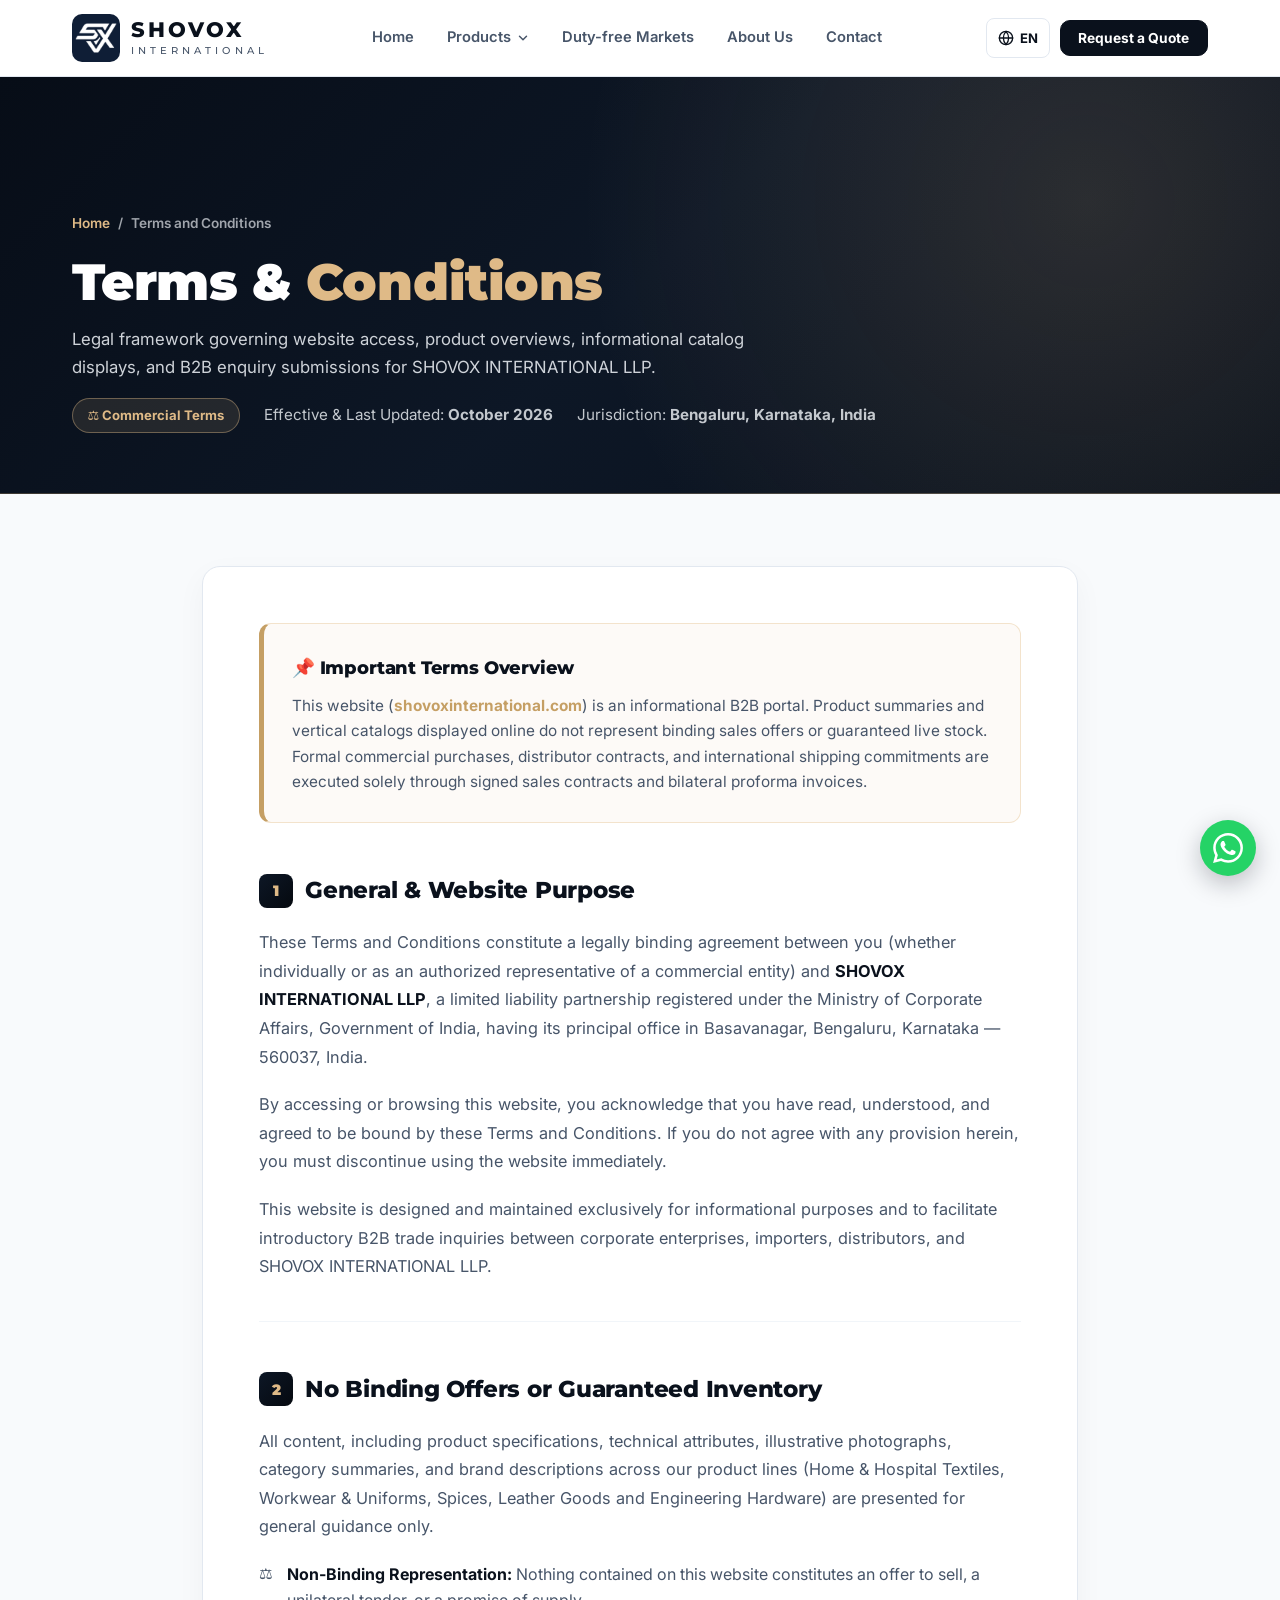
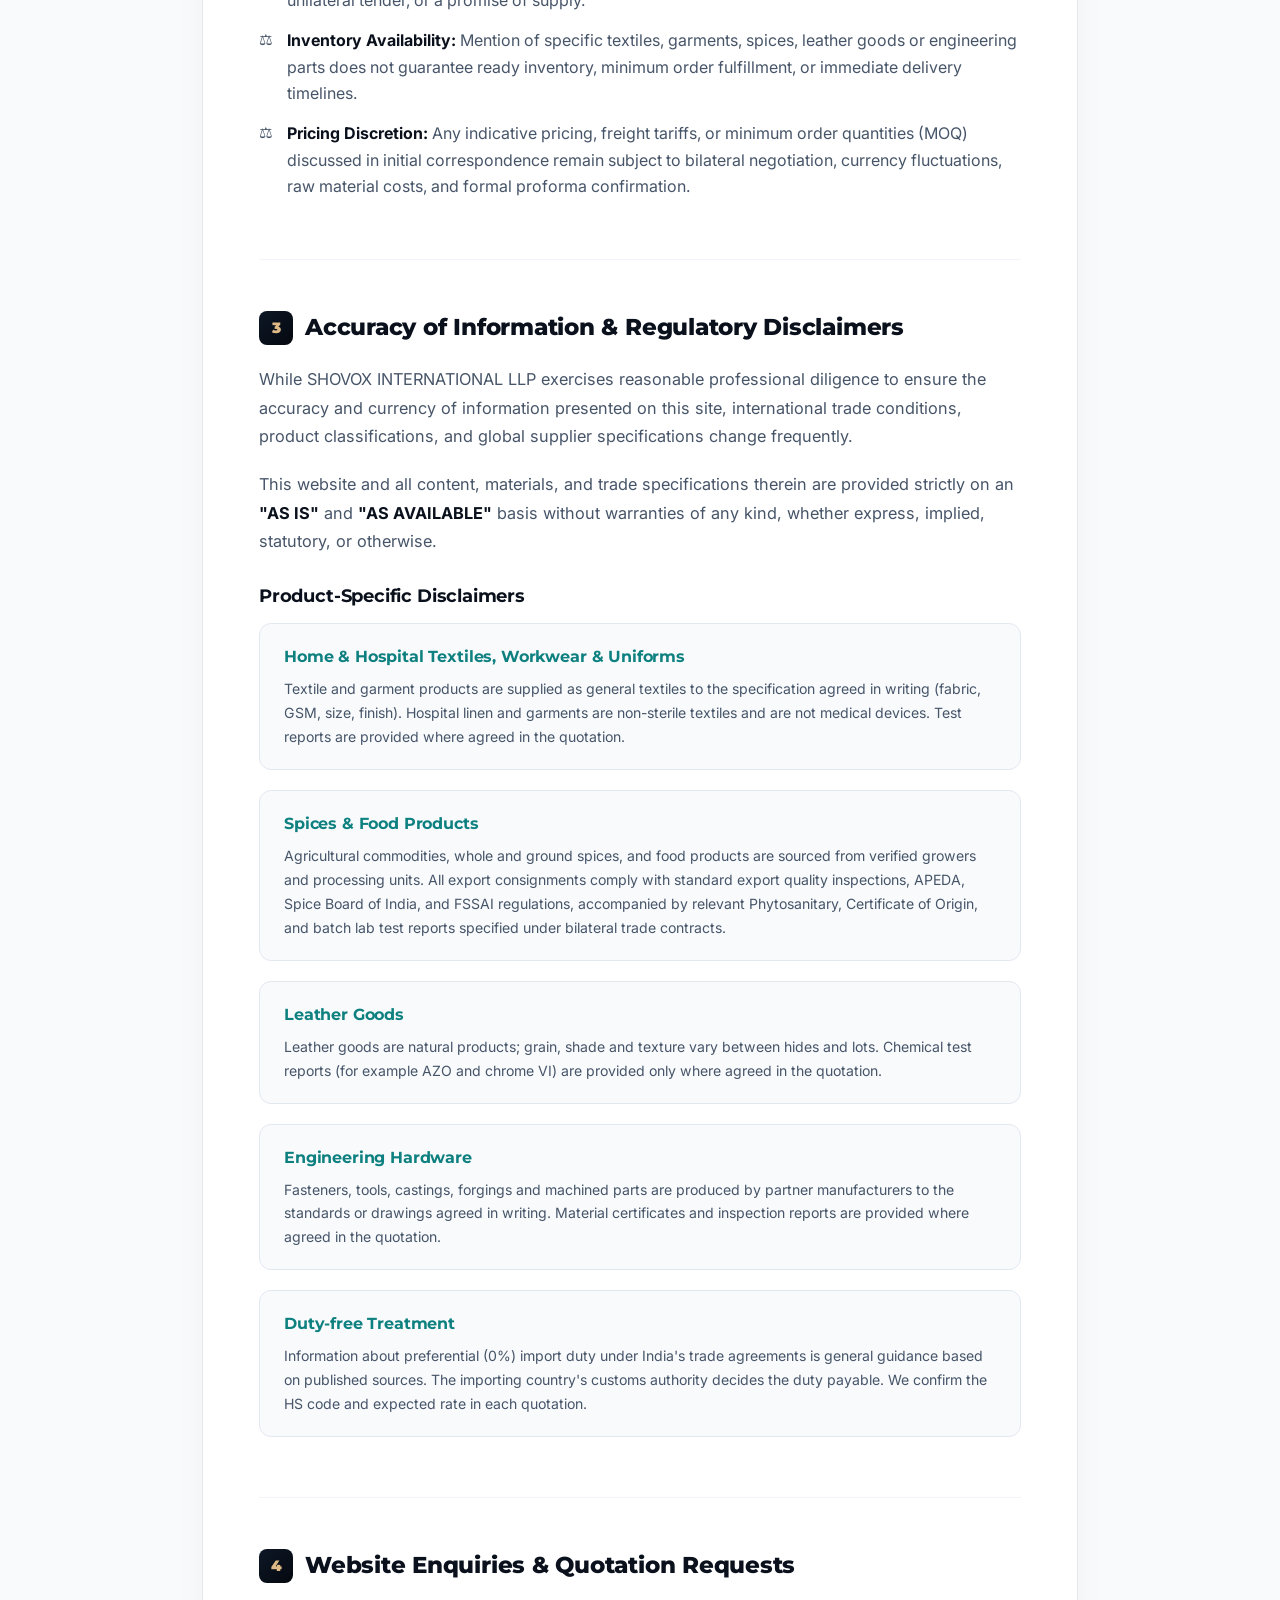
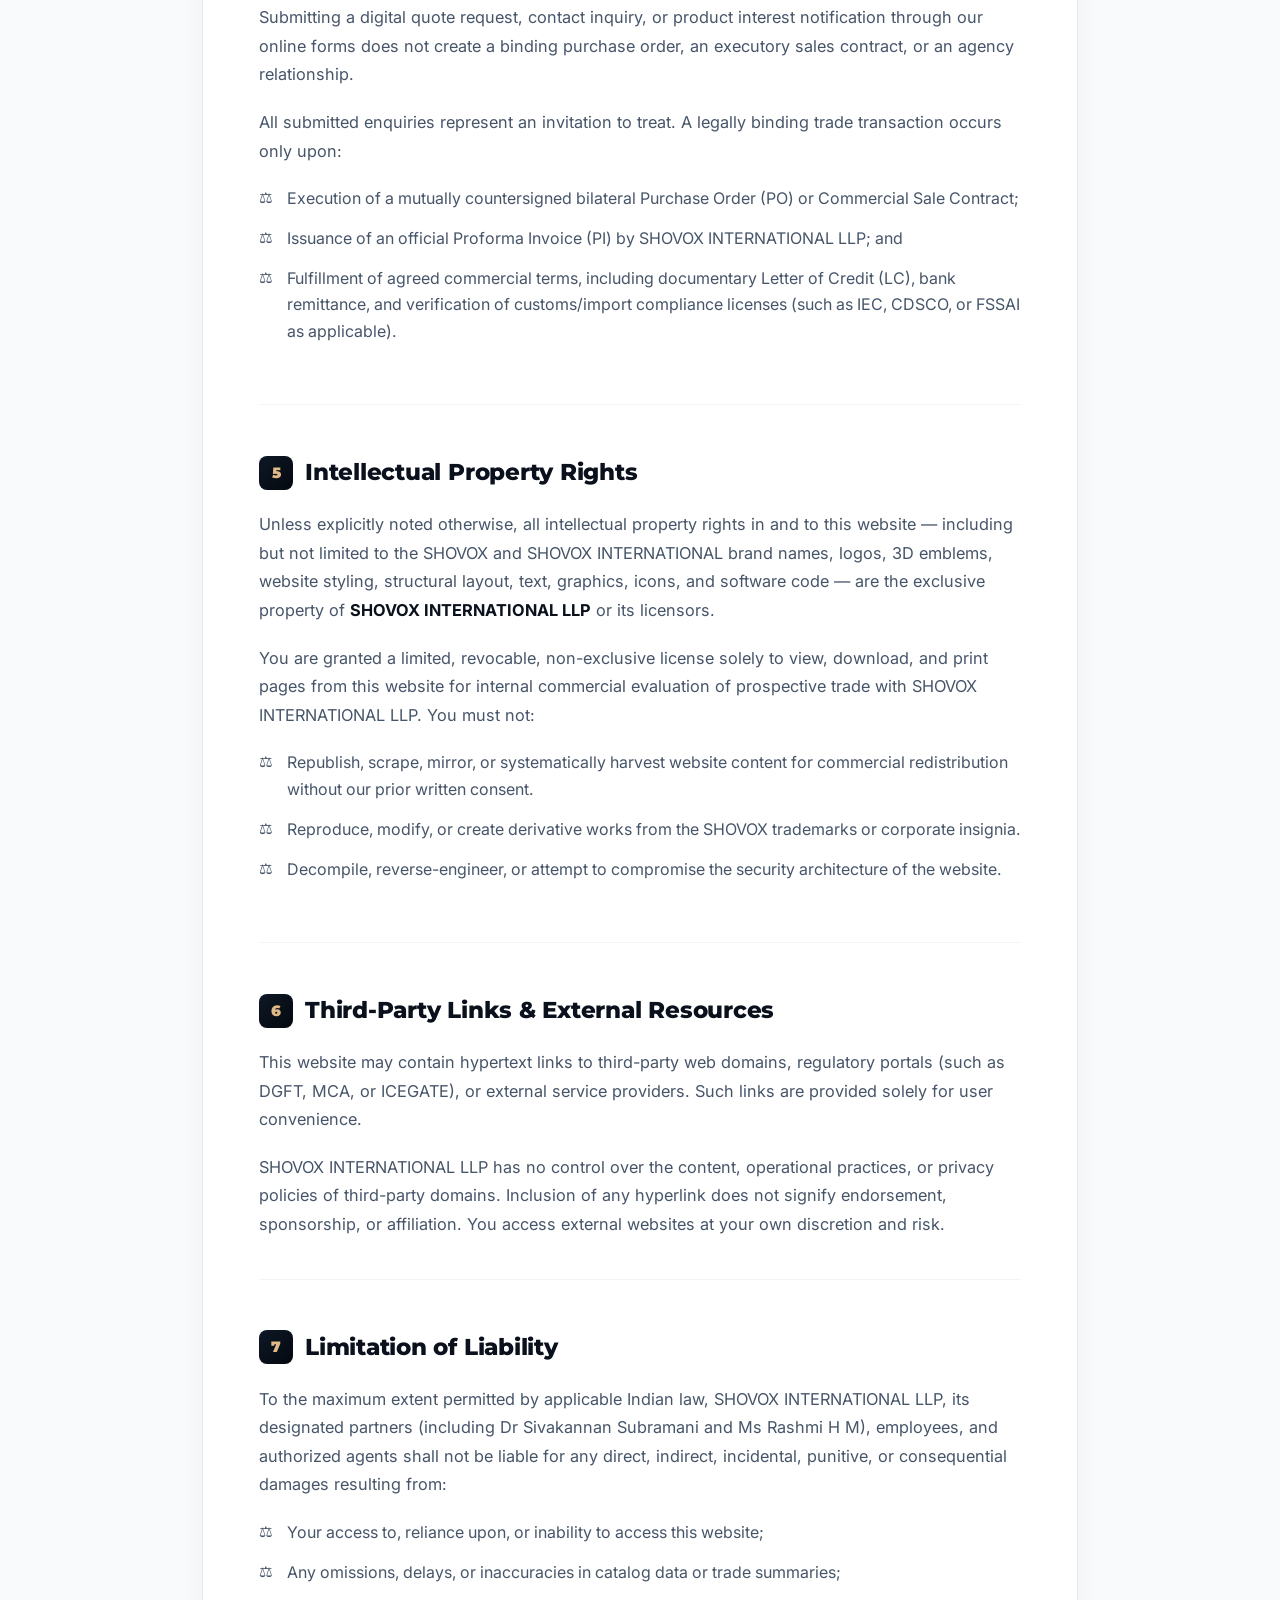
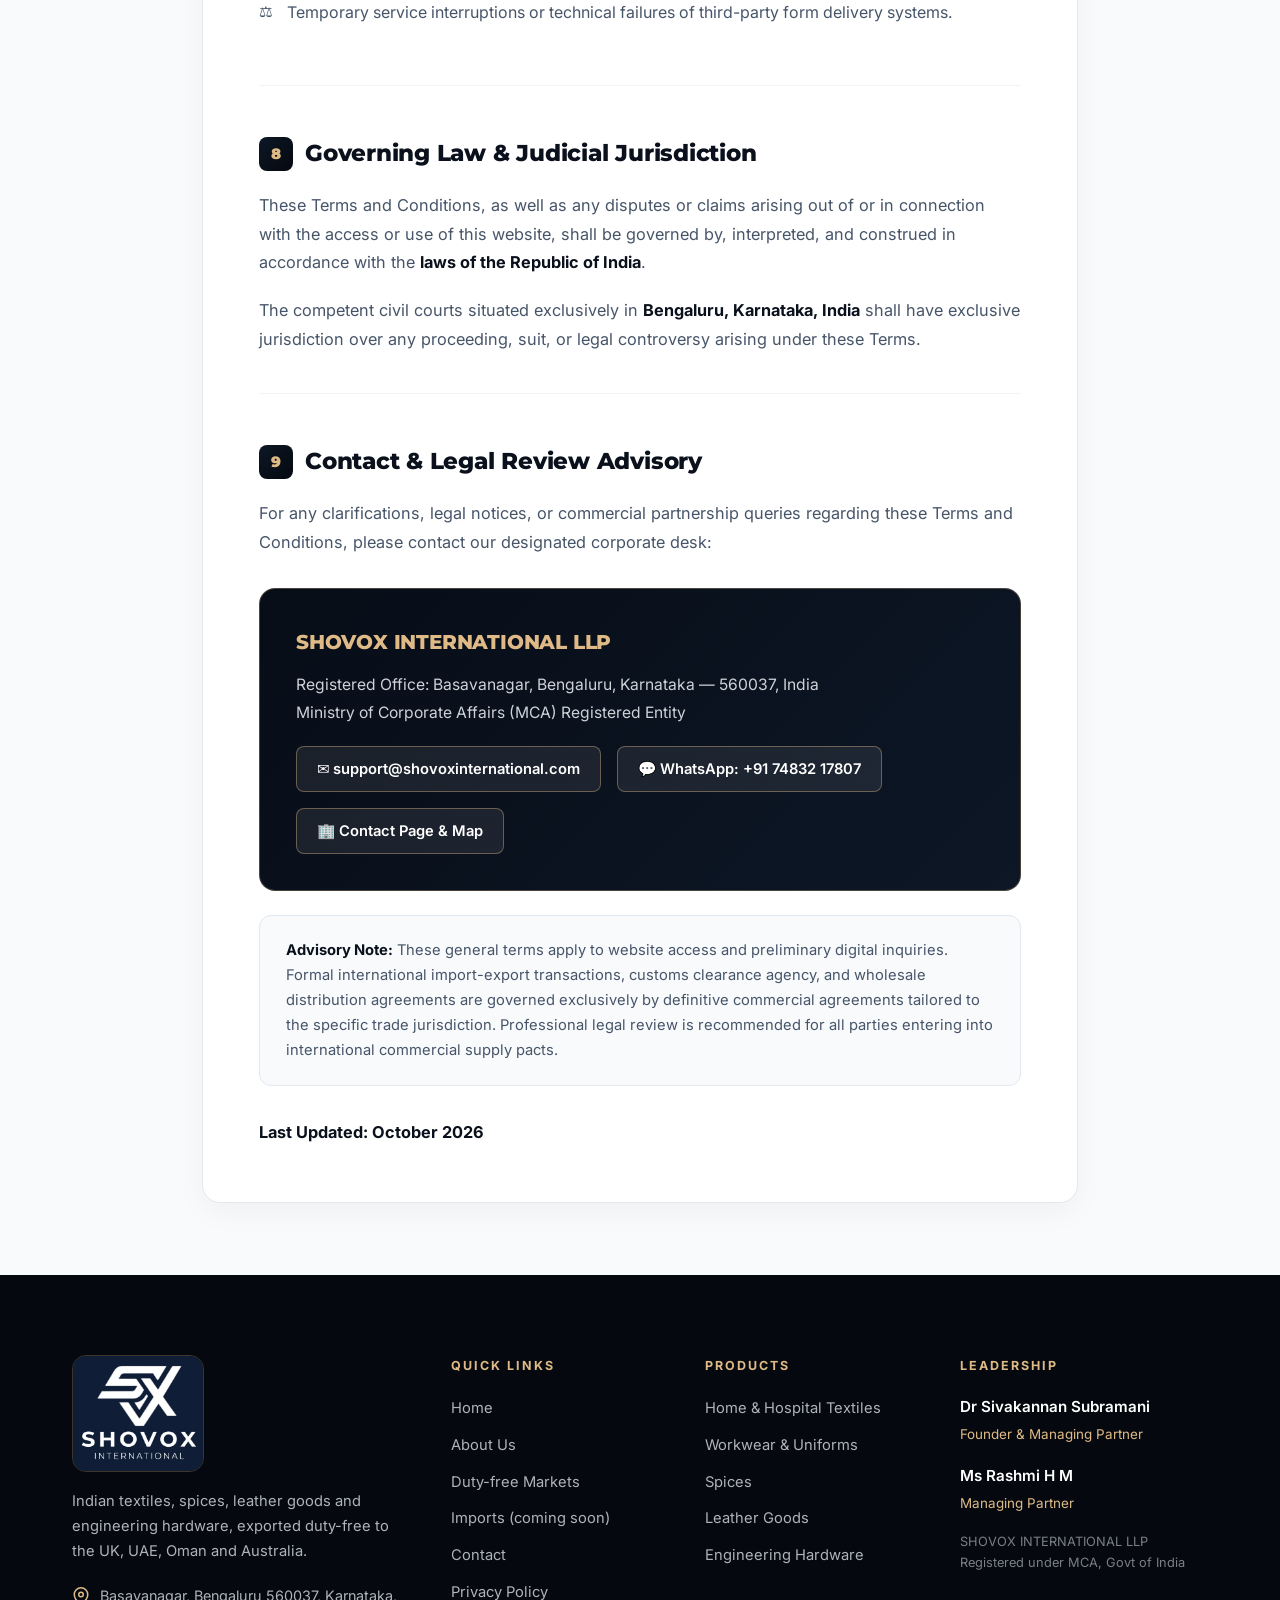
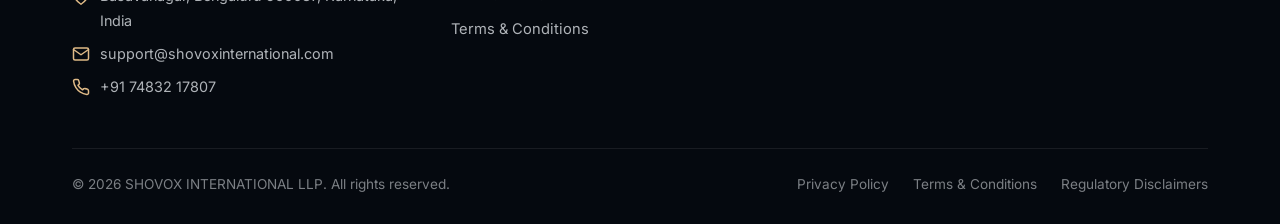
<file: terms.html>
<!DOCTYPE html>
<html lang="en">
<head>
  <meta charset="UTF-8">
  <meta name="viewport" content="width=device-width, initial-scale=1.0">
  <link rel="icon" href="favicon.ico" sizes="any">
  <link rel="icon" href="assets/favicon-32.png" type="image/png" sizes="32x32">
  <link rel="apple-touch-icon" href="assets/apple-touch-icon.png">
  <meta name="theme-color" content="#0a111c">
  <title>Terms and Conditions | SHOVOX INTERNATIONAL LLP</title>
  <meta name="description" content="Terms and Conditions governing the use of SHOVOX INTERNATIONAL LLP's website, informational trade catalogs, and B2B enquiry submissions.">
  <link rel="canonical" href="https://shovoxinternational.com/terms.html">

  <!-- Open Graph -->
  <meta property="og:title" content="Terms and Conditions | SHOVOX INTERNATIONAL LLP">
  <meta property="og:description" content="Terms and conditions for browsing and submitting inquiries on SHOVOX INTERNATIONAL LLP's web portal.">
  <meta property="og:type" content="website">
  <meta property="og:url" content="https://shovoxinternational.com/terms.html">
  <meta name="twitter:card" content="summary_large_image">
  <meta property="og:image" content="https://shovoxinternational.com/assets/og-image.jpg">

  <!-- Google Fonts -->
  <link rel="preconnect" href="https://fonts.googleapis.com">
  <link rel="preconnect" href="https://fonts.gstatic.com" crossorigin>
  <link href="https://fonts.googleapis.com/css2?family=Cinzel:wght@600;700;800&family=Inter:wght@400;500;600;700;800;900&family=Montserrat:wght@600;700;800;900&display=swap" rel="stylesheet">

  <link rel="stylesheet" href="css/main.css?v=3">

  <style>
    :root {
      --color-bg:          #ffffff;
      --color-surface:     #f8fafc;
      --color-surface-sub: #f1f5f9;
      --color-border:      #e2e8f0;
      --color-text:        #0a111c;
      --color-text-muted:  #475569;
      --color-primary:     #0a111c;
      --color-primary-dark:#05090f;
      --color-primary-card:#0d1726;
      --color-gold:        #dfba87;
      --color-gold-dark:   #c59f64;
      --color-gold-light:  #f3e3cc;
      --color-accent:      #0284c7;
      --color-white:       #ffffff;
      --font-sans:         'Inter', system-ui, -apple-system, sans-serif;
      --font-display:      'Montserrat', 'Inter', sans-serif;
      --max-width:         1200px;
    }
    .page-header {
      background:
        radial-gradient(circle at 85% 30%, rgba(223, 186, 135, 0.15) 0%, transparent 45%),
        linear-gradient(135deg, #070d17 0%, #0d1726 50%, #0a111c 100%);
      padding-top: 135px;
      padding-bottom: 60px;
      color: var(--color-white);
      border-bottom: 1px solid rgba(223, 186, 135, 0.25);
    }
    .breadcrumbs {
      font-size: 0.85rem;
      font-weight: 600;
      color: rgba(241, 245, 249, 0.65);
      margin-bottom: 1rem;
      display: flex;
      align-items: center;
      gap: 0.5rem;
    }
    .breadcrumbs a { color: var(--color-gold); }
    .breadcrumbs a:hover { text-decoration: underline; }
    .page-header h1 {
      font-family: var(--font-display);
      font-size: clamp(2.2rem, 4vw, 3.2rem);
      font-weight: 900;
      letter-spacing: -0.01em;
      margin-bottom: 0.75rem;
      line-height: 1.2;
    }
    .page-header h1 span { color: var(--color-gold); }
    .page-header-meta {
      display: flex;
      flex-wrap: wrap;
      align-items: center;
      gap: 1.5rem;
      color: rgba(241, 245, 249, 0.8);
      font-size: 0.95rem;
      margin-top: 1rem;
    }
    .meta-badge {
      display: inline-flex;
      align-items: center;
      gap: 0.5rem;
      padding: 0.35rem 0.9rem;
      background: rgba(223, 186, 135, 0.12);
      border: 1px solid rgba(223, 186, 135, 0.4);
      border-radius: 100px;
      color: var(--color-gold);
      font-weight: 700;
      font-size: 0.82rem;
    }
    .terms-section {
      padding: 4.5rem 0;
      background: var(--color-surface);
    }
    .terms-container {
      max-width: 940px;
      margin: 0 auto;
    }
    .terms-card {
      background: var(--color-white);
      border: 1px solid var(--color-border);
      border-radius: 18px;
      padding: clamp(2rem, 5vw, 3.5rem);
      box-shadow: 0 10px 30px rgba(10, 17, 28, 0.04);
    }
    .terms-overview-box {
      background: #fdfaf7;
      border: 1.5px solid var(--color-gold-light);
      border-left: 5px solid var(--color-gold-dark);
      border-radius: 12px;
      padding: 1.75rem;
      margin-bottom: 3rem;
    }
    .terms-overview-box h3 {
      font-family: var(--font-display);
      font-size: 1.15rem;
      font-weight: 800;
      color: var(--color-primary);
      margin-bottom: 0.6rem;
      display: flex;
      align-items: center;
      gap: 0.5rem;
    }
    .terms-overview-box p {
      color: var(--color-text-muted);
      font-size: 0.96rem;
      line-height: 1.65;
    }
    .terms-block {
      margin-bottom: 3rem;
      padding-bottom: 2.5rem;
      border-bottom: 1px solid var(--color-surface-sub);
    }
    .terms-block:last-child {
      margin-bottom: 0;
      padding-bottom: 0;
      border-bottom: none;
    }
    .terms-block h2 {
      font-family: var(--font-display);
      font-size: 1.45rem;
      font-weight: 800;
      color: var(--color-primary);
      margin-bottom: 1.1rem;
      display: flex;
      align-items: center;
      gap: 0.75rem;
    }
    .section-num {
      display: inline-flex;
      align-items: center;
      justify-content: center;
      width: 34px;
      height: 34px;
      border-radius: 8px;
      background: linear-gradient(135deg, #0d1726, #05090f);
      color: var(--color-gold);
      font-size: 0.95rem;
      font-weight: 900;
      flex-shrink: 0;
    }
    .terms-block p {
      color: var(--color-text-muted);
      font-size: 1.02rem;
      line-height: 1.75;
      margin-bottom: 1.2rem;
    }
    .terms-block p:last-child { margin-bottom: 0; }
    .terms-block ul {
      list-style: none;
      margin: 1.25rem 0;
      display: flex;
      flex-direction: column;
      gap: 0.85rem;
    }
    .terms-block li {
      position: relative;
      padding-left: 1.75rem;
      color: var(--color-text-muted);
      font-size: 1rem;
      line-height: 1.65;
    }
    .terms-block li::before {
      content: '⚖️';
      position: absolute;
      left: 0;
      top: 0;
      font-size: 0.95rem;
    }
    .terms-block strong {
      color: var(--color-text);
      font-weight: 700;
    }
    .terms-note {
      background: var(--color-surface);
      border: 1px solid var(--color-border);
      border-radius: 12px;
      padding: 1.35rem 1.6rem;
      margin-top: 1.5rem;
      font-size: 0.92rem;
      color: var(--color-text-muted);
    }
    .terms-contact-box {
      background: linear-gradient(135deg, #070d17 0%, #0d1726 100%);
      color: var(--color-white);
      border-radius: 16px;
      padding: 2.25rem;
      margin-top: 2rem;
      border: 1px solid rgba(223, 186, 135, 0.3);
    }
    .terms-contact-box h3 {
      font-family: var(--font-display);
      font-size: 1.25rem;
      font-weight: 800;
      color: var(--color-gold);
      margin-bottom: 0.75rem;
    }
    .terms-contact-box p {
      color: rgba(241, 245, 249, 0.85);
      margin-bottom: 1.25rem;
      font-size: 0.98rem;
    }
    .contact-pills {
      display: flex;
      flex-wrap: wrap;
      gap: 1rem;
    }
    .contact-pill {
      display: inline-flex;
      align-items: center;
      gap: 0.5rem;
      background: rgba(255, 255, 255, 0.08);
      border: 1px solid rgba(223, 186, 135, 0.4);
      color: var(--color-white);
      padding: 0.6rem 1.25rem;
      border-radius: 8px;
      font-size: 0.92rem;
      font-weight: 600;
      transition: background 0.2s, border-color 0.2s;
    }
    .contact-pill:hover {
      background: rgba(223, 186, 135, 0.2);
      border-color: var(--color-gold);
      color: var(--color-gold);
    }
    @media (max-width: 640px) {
    .terms-card { padding: 1.5rem; }
    .terms-block h2 { font-size: 1.25rem; }
    
    
    }
  
  
  </style>
</head>
<body>

  <!-- Standard Navbar -->
  <a class="skip-link" href="#main-content">Skip to content</a>

  <!-- ============ SITE HEADER (shared) ============ -->
  <header class="navbar" id="navbar">
    <div class="container nav-inner">
      <a href="index.html" class="brand" aria-label="SHOVOX INTERNATIONAL LLP home">
        <img src="assets/shovox-mark.png" alt="" class="brand-mark" width="48" height="48">
        <span class="brand-text"><span class="brand-name">SHOVOX</span><span class="brand-sub">INTERNATIONAL</span></span>
      </a>
      <nav class="nav-main" aria-label="Main">
        <ul class="nav-links">
          <li><a href="index.html" data-i18n="nav.home">Home</a></li>
          <li class="has-dropdown">
            <button type="button" class="nav-drop-btn" aria-expanded="false" aria-controls="products-menu"><span data-i18n="nav.products">Products</span><svg viewBox="0 0 24 24" fill="none" stroke="currentColor" stroke-width="2.5" stroke-linecap="round" stroke-linejoin="round" aria-hidden="true"><path d="M6 9l6 6 6-6"/></svg></button>
            <ul class="dropdown-menu" id="products-menu">
            <li><a href="textiles.html"><span class="dd-title" data-i18n="nav.textiles">Home &amp; Hospital Textiles</span><span class="dd-desc" data-i18n="prod.textiles_desc">Bed linen, towels, hotel and hospital linen</span></a></li>
            <li><a href="workwear.html"><span class="dd-title" data-i18n="nav.workwear">Workwear &amp; Uniforms</span><span class="dd-desc" data-i18n="prod.workwear_desc">Scrubs, chef wear, coveralls, corporate uniforms</span></a></li>
            <li><a href="foods-spices.html"><span class="dd-title" data-i18n="nav.spices">Spices</span><span class="dd-desc" data-i18n="prod.spices_desc">Turmeric, chilli, cumin, coriander, blends and tea</span></a></li>
            <li><a href="leather.html"><span class="dd-title" data-i18n="nav.leather">Leather Goods</span><span class="dd-desc" data-i18n="prod.leather_desc">Bags, wallets, belts and gloves</span></a></li>
            <li><a href="engineering.html"><span class="dd-title" data-i18n="nav.engineering">Engineering Hardware</span><span class="dd-desc" data-i18n="prod.engineering_desc">Fasteners, hand tools, castings, machined parts</span></a></li>
            </ul>
          </li>
          <li><a href="markets.html" data-i18n="nav.markets">Duty-free Markets</a></li>
          <li><a href="about.html" data-i18n="nav.about">About Us</a></li>
          <li><a href="contact.html" data-i18n="nav.contact">Contact</a></li>
        </ul>
      </nav>
      <div class="nav-actions">
        <div class="lang-menu">
          <button type="button" class="lang-toggle" aria-expanded="false" aria-label="Change language"><svg viewBox="0 0 24 24" fill="none" stroke="currentColor" stroke-width="2" stroke-linecap="round" stroke-linejoin="round" aria-hidden="true"><circle cx="12" cy="12" r="10"/><path d="M2 12h20M12 2a15.3 15.3 0 0 1 4 10 15.3 15.3 0 0 1-4 10 15.3 15.3 0 0 1-4-10 15.3 15.3 0 0 1 4-10z"/></svg><span class="lang-current">EN</span></button>
          <div class="lang-list">
          <button type="button" class="lang-btn active" data-lang="en" lang="en">English</button>
          <button type="button" class="lang-btn" data-lang="ta" lang="ta">தமிழ்</button>
          <button type="button" class="lang-btn" data-lang="hi" lang="hi">हिंदी</button>
          <button type="button" class="lang-btn" data-lang="ar" lang="ar">العربية</button>
          <button type="button" class="lang-btn" data-lang="kn" lang="kn">ಕನ್ನಡ</button>
          </div>
        </div>
        <a href="contact.html" class="btn btn-navy btn-sm nav-cta" data-i18n="nav.enquire">Request a Quote</a>
        <button type="button" class="hamburger" id="hamburger" aria-label="Open menu" aria-expanded="false" aria-controls="mobileNav"><span></span><span></span><span></span></button>
      </div>
    </div>
  </header>

  <div class="mobile-nav" id="mobileNav" aria-hidden="true">
    <div class="mobile-nav-head">
      <a href="index.html" class="brand" aria-label="SHOVOX INTERNATIONAL LLP home">
        <img src="assets/shovox-mark.png" alt="" class="brand-mark" width="48" height="48">
        <span class="brand-text"><span class="brand-name">SHOVOX</span><span class="brand-sub">INTERNATIONAL</span></span>
      </a>
      <button type="button" class="mobile-nav-close" aria-label="Close menu">&times;</button>
    </div>
    <nav class="mobile-nav-links" aria-label="Mobile">
      <a href="index.html" data-i18n="nav.home">Home</a>
      <a href="textiles.html" data-i18n="nav.textiles">Home &amp; Hospital Textiles</a>
      <a href="workwear.html" data-i18n="nav.workwear">Workwear &amp; Uniforms</a>
      <a href="foods-spices.html" data-i18n="nav.spices">Spices</a>
      <a href="leather.html" data-i18n="nav.leather">Leather Goods</a>
      <a href="engineering.html" data-i18n="nav.engineering">Engineering Hardware</a>
      <a href="markets.html" data-i18n="nav.markets">Duty-free Markets</a>
      <a href="import-distribution.html" data-i18n="nav.imports">Imports (coming soon)</a>
      <a href="about.html" data-i18n="nav.about">About Us</a>
      <a href="contact.html" data-i18n="nav.contact">Contact</a>
    </nav>
    <div class="mobile-nav-label">Language</div>
    <div class="mobile-lang">
      <button type="button" class="lang-btn active" data-lang="en" lang="en">EN</button>
      <button type="button" class="lang-btn" data-lang="ta" lang="ta">தமிழ்</button>
      <button type="button" class="lang-btn" data-lang="hi" lang="hi">हिंदी</button>
      <button type="button" class="lang-btn" data-lang="ar" lang="ar">عربي</button>
      <button type="button" class="lang-btn" data-lang="kn" lang="kn">ಕನ್ನಡ</button>
    </div>
    <a href="contact.html" class="btn btn-navy" data-i18n="nav.enquire">Request a Quote</a>
  </div>
  <div id="main-content" tabindex="-1"></div>

  


  <!-- Page Banner Header -->
  <header class="page-header">
    <div class="container">
      <div class="breadcrumbs">
        <a href="index.html">Home</a>
        <span>/</span>
        <span>Terms and Conditions</span>
      </div>
      <h1>Terms &amp; <span>Conditions</span></h1>
      <p style="max-width: 680px; color: rgba(241, 245, 249, 0.85); font-size: 1.05rem;">
        Legal framework governing website access, product overviews, informational catalog displays, and B2B enquiry submissions for SHOVOX INTERNATIONAL LLP.
      </p>
      <div class="page-header-meta">
        <span class="meta-badge">⚖️ Commercial Terms</span>
        <span>Effective &amp; Last Updated: <strong>October 2026</strong></span>
        <span>Jurisdiction: <strong>Bengaluru, Karnataka, India</strong></span>
      </div>
    </div>
  </header>

  <!-- Main Content -->
  <main class="terms-section">
    <div class="container terms-container">
      <div class="terms-card">

        <!-- Quick Overview Box -->
        <div class="terms-overview-box">
          <h3>📌 Important Terms Overview</h3>
          <p>
            This website (<a href="https://shovoxinternational.com/" style="color:var(--color-gold-dark);font-weight:700">shovoxinternational.com</a>) is an informational B2B portal. Product summaries and vertical catalogs displayed online do not represent binding sales offers or guaranteed live stock. Formal commercial purchases, distributor contracts, and international shipping commitments are executed solely through signed sales contracts and bilateral proforma invoices.
          </p>
        </div>

        <!-- Section 1 -->
        <section class="terms-block" id="section-1">
          <h2><span class="section-num">1</span> General &amp; Website Purpose</h2>
          <p>
            These Terms and Conditions constitute a legally binding agreement between you (whether individually or as an authorized representative of a commercial entity) and <strong>SHOVOX INTERNATIONAL LLP</strong>, a limited liability partnership registered under the Ministry of Corporate Affairs, Government of India, having its principal office in Basavanagar, Bengaluru, Karnataka — 560037, India.
          </p>
          <p>
            By accessing or browsing this website, you acknowledge that you have read, understood, and agreed to be bound by these Terms and Conditions. If you do not agree with any provision herein, you must discontinue using the website immediately.
          </p>
          <p>
            This website is designed and maintained exclusively for informational purposes and to facilitate introductory B2B trade inquiries between corporate enterprises, importers, distributors, and SHOVOX INTERNATIONAL LLP.
          </p>
        </section>

        <!-- Section 2 -->
        <section class="terms-block" id="section-2">
          <h2><span class="section-num">2</span> No Binding Offers or Guaranteed Inventory</h2>
          <p>
            All content, including product specifications, technical attributes, illustrative photographs, category summaries, and brand descriptions across our product lines (Home &amp; Hospital Textiles, Workwear &amp; Uniforms, Spices, Leather Goods and Engineering Hardware) are presented for general guidance only.
          </p>
          <ul>
            <li><strong>Non-Binding Representation:</strong> Nothing contained on this website constitutes an offer to sell, a unilateral tender, or a promise of supply.</li>
            <li><strong>Inventory Availability:</strong> Mention of specific textiles, garments, spices, leather goods or engineering parts does not guarantee ready inventory, minimum order fulfillment, or immediate delivery timelines.</li>
            <li><strong>Pricing Discretion:</strong> Any indicative pricing, freight tariffs, or minimum order quantities (MOQ) discussed in initial correspondence remain subject to bilateral negotiation, currency fluctuations, raw material costs, and formal proforma confirmation.</li>
          </ul>
        </section>

        <!-- Section 3 -->
              <div id="disclaimers"></div>
      <section class="terms-block" id="section-3">
        <h2><span class="section-num">3</span> Accuracy of Information &amp; Regulatory Disclaimers</h2>
        <p>
          While SHOVOX INTERNATIONAL LLP exercises reasonable professional diligence to ensure the accuracy and currency of information presented on this site, international trade conditions, product classifications, and global supplier specifications change frequently.
        </p>
        <p>
          This website and all content, materials, and trade specifications therein are provided strictly on an <strong>"AS IS"</strong> and <strong>"AS AVAILABLE"</strong> basis without warranties of any kind, whether express, implied, statutory, or otherwise.
        </p>
        
        <h3 style="font-size: 1.15rem; color: var(--navy); margin-top: 1.5rem; margin-bottom: 0.75rem; font-weight: 700;">Product-Specific Disclaimers</h3>
        
        <div style="background: var(--surface); border: 1px solid var(--border); border-radius: var(--radius); padding: 1.25rem 1.5rem; margin-bottom: 1.25rem;">
          <h4 style="font-size: 0.98rem; color: var(--teal); margin-bottom: 0.4rem; font-weight: 700;">Home &amp; Hospital Textiles, Workwear &amp; Uniforms</h4>
          <p style="font-size: 0.88rem; line-height: 1.7; color: var(--text-muted); margin: 0;">Textile and garment products are supplied as general textiles to the specification agreed in writing (fabric, GSM, size, finish). Hospital linen and garments are non-sterile textiles and are not medical devices. Test reports are provided where agreed in the quotation.</p>
        </div>

        <div style="background: var(--surface); border: 1px solid var(--border); border-radius: var(--radius); padding: 1.25rem 1.5rem; margin-bottom: 1.25rem;">
          <h4 style="font-size: 0.98rem; color: var(--teal); margin-bottom: 0.4rem; font-weight: 700;">Spices &amp; Food Products</h4>
          <p style="font-size: 0.88rem; line-height: 1.7; color: var(--text-muted); margin: 0;">
            Agricultural commodities, whole and ground spices, and food products are sourced from verified growers and processing units. All export consignments comply with standard export quality inspections, APEDA, Spice Board of India, and FSSAI regulations, accompanied by relevant Phytosanitary, Certificate of Origin, and batch lab test reports specified under bilateral trade contracts.
          </p>
        </div>

        <div style="background: var(--surface); border: 1px solid var(--border); border-radius: var(--radius); padding: 1.25rem 1.5rem; margin-bottom: 1.25rem;">
          <h4 style="font-size: 0.98rem; color: var(--teal); margin-bottom: 0.4rem; font-weight: 700;">Leather Goods</h4>
          <p style="font-size: 0.88rem; line-height: 1.7; color: var(--text-muted); margin: 0;">Leather goods are natural products; grain, shade and texture vary between hides and lots. Chemical test reports (for example AZO and chrome VI) are provided only where agreed in the quotation.</p>
        </div>

        <div style="background: var(--surface); border: 1px solid var(--border); border-radius: var(--radius); padding: 1.25rem 1.5rem; margin-bottom: 1.25rem;">
          <h4 style="font-size: 0.98rem; color: var(--teal); margin-bottom: 0.4rem; font-weight: 700;">Engineering Hardware</h4>
          <p style="font-size: 0.88rem; line-height: 1.7; color: var(--text-muted); margin: 0;">Fasteners, tools, castings, forgings and machined parts are produced by partner manufacturers to the standards or drawings agreed in writing. Material certificates and inspection reports are provided where agreed in the quotation.</p>
        </div>

        <div style="background: var(--surface); border: 1px solid var(--border); border-radius: var(--radius); padding: 1.25rem 1.5rem; margin-bottom: 1.25rem;">
          <h4 style="font-size: 0.98rem; color: var(--teal); margin-bottom: 0.4rem; font-weight: 700;">Duty-free Treatment</h4>
          <p style="font-size: 0.88rem; line-height: 1.7; color: var(--text-muted); margin: 0;">Information about preferential (0%) import duty under India's trade agreements is general guidance based on published sources. The importing country's customs authority decides the duty payable. We confirm the HS code and expected rate in each quotation.</p>
        </div>
      </section>

        <!-- Section 4 -->
        <section class="terms-block" id="section-4">
          <h2><span class="section-num">4</span> Website Enquiries &amp; Quotation Requests</h2>
          <p>
            Submitting a digital quote request, contact inquiry, or product interest notification through our online forms does not create a binding purchase order, an executory sales contract, or an agency relationship.
          </p>
          <p>
            All submitted enquiries represent an invitation to treat. A legally binding trade transaction occurs only upon:
          </p>
          <ul>
            <li>Execution of a mutually countersigned bilateral Purchase Order (PO) or Commercial Sale Contract;</li>
            <li>Issuance of an official Proforma Invoice (PI) by SHOVOX INTERNATIONAL LLP; and</li>
            <li>Fulfillment of agreed commercial terms, including documentary Letter of Credit (LC), bank remittance, and verification of customs/import compliance licenses (such as IEC, CDSCO, or FSSAI as applicable).</li>
          </ul>
        </section>

        <!-- Section 5 -->
        <section class="terms-block" id="section-5">
          <h2><span class="section-num">5</span> Intellectual Property Rights</h2>
          <p>
            Unless explicitly noted otherwise, all intellectual property rights in and to this website — including but not limited to the SHOVOX and SHOVOX INTERNATIONAL brand names, logos, 3D emblems, website styling, structural layout, text, graphics, icons, and software code — are the exclusive property of <strong>SHOVOX INTERNATIONAL LLP</strong> or its licensors.
          </p>
          <p>
            You are granted a limited, revocable, non-exclusive license solely to view, download, and print pages from this website for internal commercial evaluation of prospective trade with SHOVOX INTERNATIONAL LLP. You must not:
          </p>
          <ul>
            <li>Republish, scrape, mirror, or systematically harvest website content for commercial redistribution without our prior written consent.</li>
            <li>Reproduce, modify, or create derivative works from the SHOVOX trademarks or corporate insignia.</li>
            <li>Decompile, reverse-engineer, or attempt to compromise the security architecture of the website.</li>
          </ul>
        </section>

        <!-- Section 6 -->
        <section class="terms-block" id="section-6">
          <h2><span class="section-num">6</span> Third-Party Links &amp; External Resources</h2>
          <p>
            This website may contain hypertext links to third-party web domains, regulatory portals (such as DGFT, MCA, or ICEGATE), or external service providers. Such links are provided solely for user convenience.
          </p>
          <p>
            SHOVOX INTERNATIONAL LLP has no control over the content, operational practices, or privacy policies of third-party domains. Inclusion of any hyperlink does not signify endorsement, sponsorship, or affiliation. You access external websites at your own discretion and risk.
          </p>
        </section>

        <!-- Section 7 -->
        <section class="terms-block" id="section-7">
          <h2><span class="section-num">7</span> Limitation of Liability</h2>
          <p>
            To the maximum extent permitted by applicable Indian law, SHOVOX INTERNATIONAL LLP, its designated partners (including Dr Sivakannan Subramani and Ms Rashmi H M), employees, and authorized agents shall not be liable for any direct, indirect, incidental, punitive, or consequential damages resulting from:
          </p>
          <ul>
            <li>Your access to, reliance upon, or inability to access this website;</li>
            <li>Any omissions, delays, or inaccuracies in catalog data or trade summaries;</li>
            <li>Temporary service interruptions or technical failures of third-party form delivery systems.</li>
          </ul>
        </section>

        <!-- Section 8 -->
        <section class="terms-block" id="section-8">
          <h2><span class="section-num">8</span> Governing Law &amp; Judicial Jurisdiction</h2>
          <p>
            These Terms and Conditions, as well as any disputes or claims arising out of or in connection with the access or use of this website, shall be governed by, interpreted, and construed in accordance with the <strong>laws of the Republic of India</strong>.
          </p>
          <p>
            The competent civil courts situated exclusively in <strong>Bengaluru, Karnataka, India</strong> shall have exclusive jurisdiction over any proceeding, suit, or legal controversy arising under these Terms.
          </p>
        </section>

        <!-- Section 9 -->
        <section class="terms-block" id="section-9">
          <h2><span class="section-num">9</span> Contact &amp; Legal Review Advisory</h2>
          <p>
            For any clarifications, legal notices, or commercial partnership queries regarding these Terms and Conditions, please contact our designated corporate desk:
          </p>

          <div class="terms-contact-box">
            <h3>SHOVOX INTERNATIONAL LLP</h3>
            <p>
              Registered Office: Basavanagar, Bengaluru, Karnataka — 560037, India<br>
              Ministry of Corporate Affairs (MCA) Registered Entity
            </p>
            <div class="contact-pills">
              <a href="mailto:support@shovoxinternational.com" class="contact-pill">
                ✉️ support@shovoxinternational.com
              </a>
              <a href="https://wa.me/917483217807" target="_blank" rel="noopener noreferrer" class="contact-pill">
                💬 WhatsApp: +91 74832 17807
              </a>
              <a href="contact.html" class="contact-pill">
                🏢 Contact Page &amp; Map
              </a>
            </div>
          </div>

          <div class="terms-note">
            <strong>Advisory Note:</strong> These general terms apply to website access and preliminary digital inquiries. Formal international import-export transactions, customs clearance agency, and wholesale distribution agreements are governed exclusively by definitive commercial agreements tailored to the specific trade jurisdiction. Professional legal review is recommended for all parties entering into international commercial supply pacts.
          </div>

          <p style="margin-top:2rem; font-weight:700; color:var(--color-primary)">
            Last Updated: October 2026
          </p>
        </section>

      </div>
    </div>
  </main>

  <!-- Standard Footer -->
    <!-- ==========================================================================
       FOOTER
       ========================================================================== -->
  

<!-- Standard Scripts -->
  

<!-- ============ SITE FOOTER (shared) ============ -->
  <footer class="footer">
    <div class="container">
      <div class="footer-grid">
        <div class="footer-brand">
          <a href="index.html" aria-label="SHOVOX INTERNATIONAL LLP home"><img src="assets/shovox-logo.webp" alt="SHOVOX INTERNATIONAL" class="footer-logo" width="132" height="116" loading="lazy"></a>
          <p>Indian textiles, spices, leather goods and engineering hardware, exported duty-free to the UK, UAE, Oman and Australia.</p>
          <ul class="footer-contact">
            <li><svg viewBox="0 0 24 24" fill="none" stroke="currentColor" stroke-width="2" stroke-linecap="round" stroke-linejoin="round" aria-hidden="true"><path d="M21 10c0 7-9 13-9 13s-9-6-9-13a9 9 0 0 1 18 0z"/><circle cx="12" cy="10" r="3"/></svg><span>Basavanagar, Bengaluru 560037, Karnataka, India</span></li>
            <li><svg viewBox="0 0 24 24" fill="none" stroke="currentColor" stroke-width="2" stroke-linecap="round" stroke-linejoin="round" aria-hidden="true"><rect x="2" y="4" width="20" height="16" rx="2"/><path d="M22 6l-10 7L2 6"/></svg><a href="mailto:support@shovoxinternational.com">support@shovoxinternational.com</a></li>
            <li><svg viewBox="0 0 24 24" fill="none" stroke="currentColor" stroke-width="2" stroke-linecap="round" stroke-linejoin="round" aria-hidden="true"><path d="M22 16.9v3a2 2 0 0 1-2.2 2 19.8 19.8 0 0 1-8.6-3.1 19.5 19.5 0 0 1-6-6A19.8 19.8 0 0 1 2.1 4.2 2 2 0 0 1 4.1 2h3a2 2 0 0 1 2 1.7c.1.9.4 1.8.7 2.7a2 2 0 0 1-.5 2.1L8 9.8a16 16 0 0 0 6 6l1.3-1.3a2 2 0 0 1 2.1-.4c.9.3 1.8.6 2.7.7a2 2 0 0 1 1.7 2z"/></svg><a href="tel:+917483217807">+91 74832 17807</a></li>
          </ul>
        </div>
        <div>
          <h4 data-i18n="footer.quick_links">Quick Links</h4>
          <ul class="footer-links">
            <li><a href="index.html" data-i18n="nav.home">Home</a></li>
            <li><a href="about.html" data-i18n="nav.about">About Us</a></li>
            <li><a href="markets.html" data-i18n="nav.markets">Duty-free Markets</a></li>
            <li><a href="import-distribution.html" data-i18n="nav.imports">Imports (coming soon)</a></li>
            <li><a href="contact.html" data-i18n="nav.contact">Contact</a></li>
            <li><a href="privacy.html" data-i18n="footer.privacy">Privacy Policy</a></li>
            <li><a href="terms.html" data-i18n="footer.terms">Terms &amp; Conditions</a></li>
          </ul>
        </div>
        <div>
          <h4 data-i18n="nav.products">Products</h4>
          <ul class="footer-links">
            <li><a href="textiles.html" data-i18n="nav.textiles">Home &amp; Hospital Textiles</a></li>
            <li><a href="workwear.html" data-i18n="nav.workwear">Workwear &amp; Uniforms</a></li>
            <li><a href="foods-spices.html" data-i18n="nav.spices">Spices</a></li>
            <li><a href="leather.html" data-i18n="nav.leather">Leather Goods</a></li>
            <li><a href="engineering.html" data-i18n="nav.engineering">Engineering Hardware</a></li>
          </ul>
        </div>
        <div>
          <h4 data-i18n="footer.leadership">Leadership</h4>
          <div class="footer-leader"><strong>Dr Sivakannan Subramani</strong><span data-i18n="footer.founder">Founder &amp; Managing Partner</span></div>
          <div class="footer-leader"><strong>Ms Rashmi H M</strong><span data-i18n="footer.partner">Managing Partner</span></div>
          <p class="footer-reg">SHOVOX INTERNATIONAL LLP<br>Registered under MCA, Govt of India</p>
          <!-- REGISTRATIONS: when the IEC and GSTIN are issued, replace this comment with
          <p class="footer-reg">IEC: __________ &middot; GSTIN: _______________</p> -->
        </div>
      </div>
      <div class="footer-bottom">
        <p>&copy; <span id="year">2026</span> <span data-i18n="footer.copyright">SHOVOX INTERNATIONAL LLP. All rights reserved.</span></p>
        <nav aria-label="Legal">
          <a href="privacy.html" data-i18n="footer.privacy">Privacy Policy</a>
          <a href="terms.html" data-i18n="footer.terms">Terms &amp; Conditions</a>
          <a href="terms.html#disclaimers">Regulatory Disclaimers</a>
        </nav>
      </div>
    </div>
  </footer>

  <a href="https://wa.me/917483217807" class="whatsapp-float" target="_blank" rel="noopener noreferrer" aria-label="Chat with us on WhatsApp"><svg viewBox="0 0 24 24" xmlns="http://www.w3.org/2000/svg" aria-hidden="true"><path d="M17.472 14.382c-.297-.149-1.758-.867-2.03-.967-.273-.099-.471-.148-.67.15-.197.297-.767.966-.94 1.164-.173.199-.347.223-.644.075-.297-.15-1.255-.463-2.39-1.475-.883-.788-1.48-1.761-1.653-2.059-.173-.297-.018-.458.13-.606.134-.133.298-.347.446-.52.149-.174.198-.298.298-.497.099-.198.05-.371-.025-.52-.075-.149-.669-1.612-.916-2.207-.242-.579-.487-.5-.669-.51-.173-.008-.371-.01-.57-.01-.198 0-.52.074-.792.372-.272.297-1.04 1.016-1.04 2.479 0 1.462 1.065 2.875 1.213 3.074.149.198 2.096 3.2 5.077 4.487.709.306 1.262.489 1.694.625.712.227 1.36.195 1.871.118.571-.085 1.758-.719 2.006-1.413.248-.694.248-1.289.173-1.413-.074-.124-.272-.198-.57-.347m-5.421 7.403h-.004a9.87 9.87 0 01-5.031-1.378l-.361-.214-3.741.982.998-3.648-.235-.374a9.86 9.86 0 01-1.51-5.26c.001-5.45 4.436-9.884 9.888-9.884 2.64 0 5.122 1.03 6.988 2.898a9.825 9.825 0 012.893 6.994c-.003 5.45-4.437 9.884-9.885 9.884m8.413-18.297A11.815 11.815 0 0012.05 0C5.495 0 .16 5.335.157 11.892c0 2.096.547 4.142 1.588 5.945L.057 24l6.305-1.654a11.882 11.882 0 005.683 1.448h.005c6.554 0 11.89-5.335 11.893-11.893a11.821 11.821 0 00-3.48-8.413z"/></svg></a>

  <script src="js/i18n.js?v=3"></script>
  <script src="js/nav.js?v=3"></script>
  <script src="js/forms.js?v=3"></script>
</body>
</html>
</file>
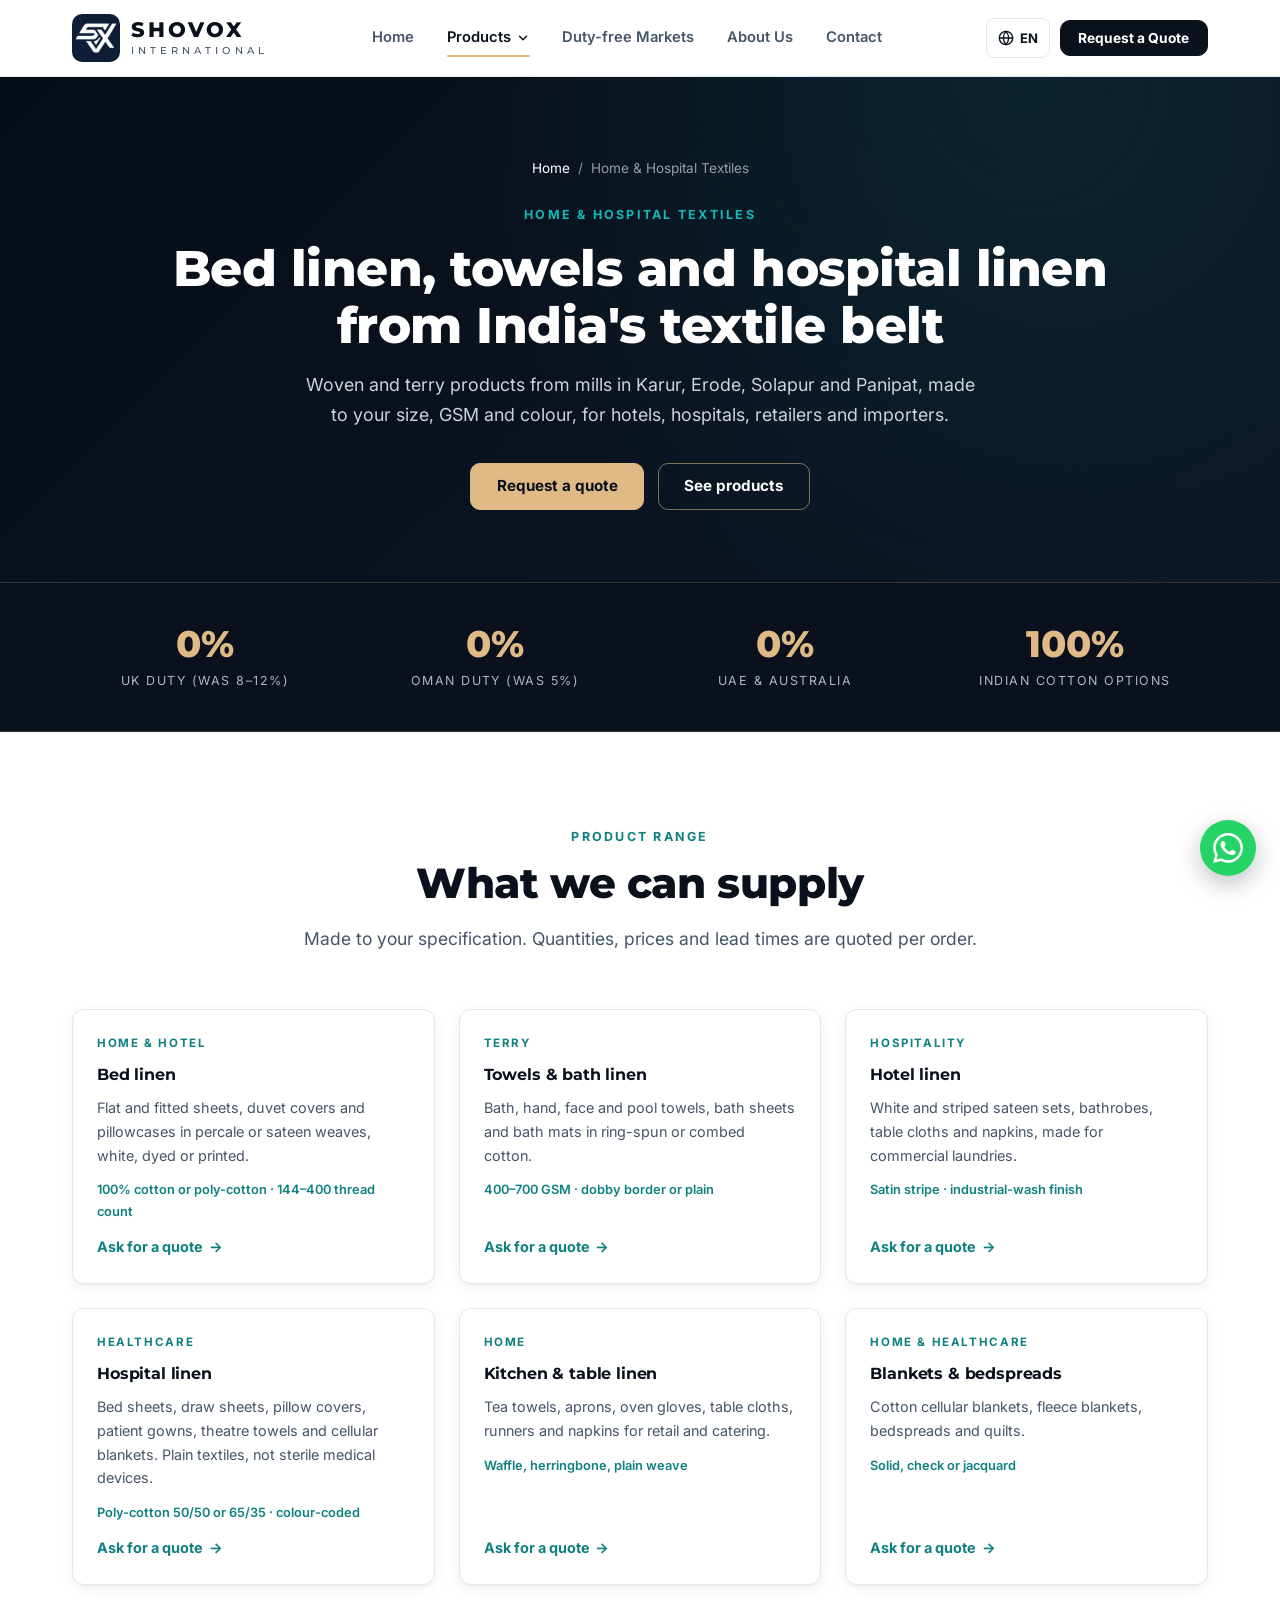
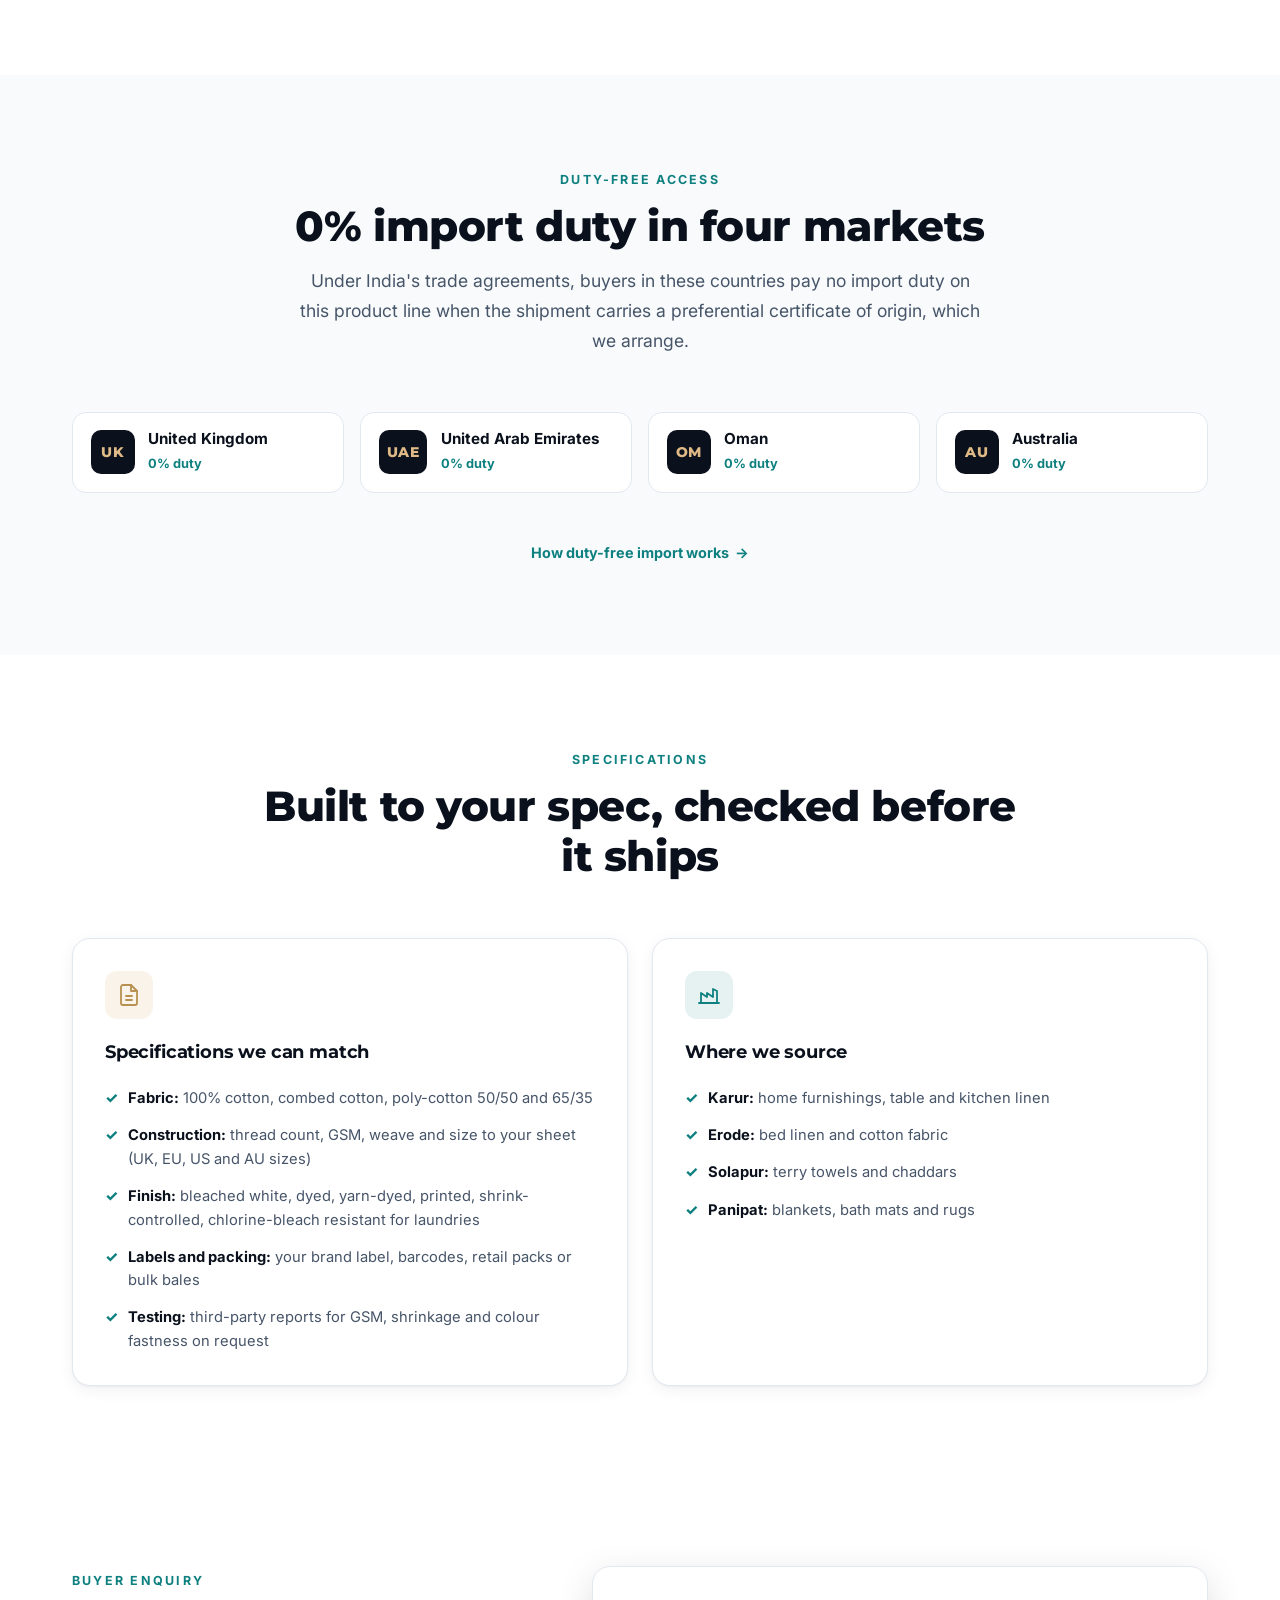
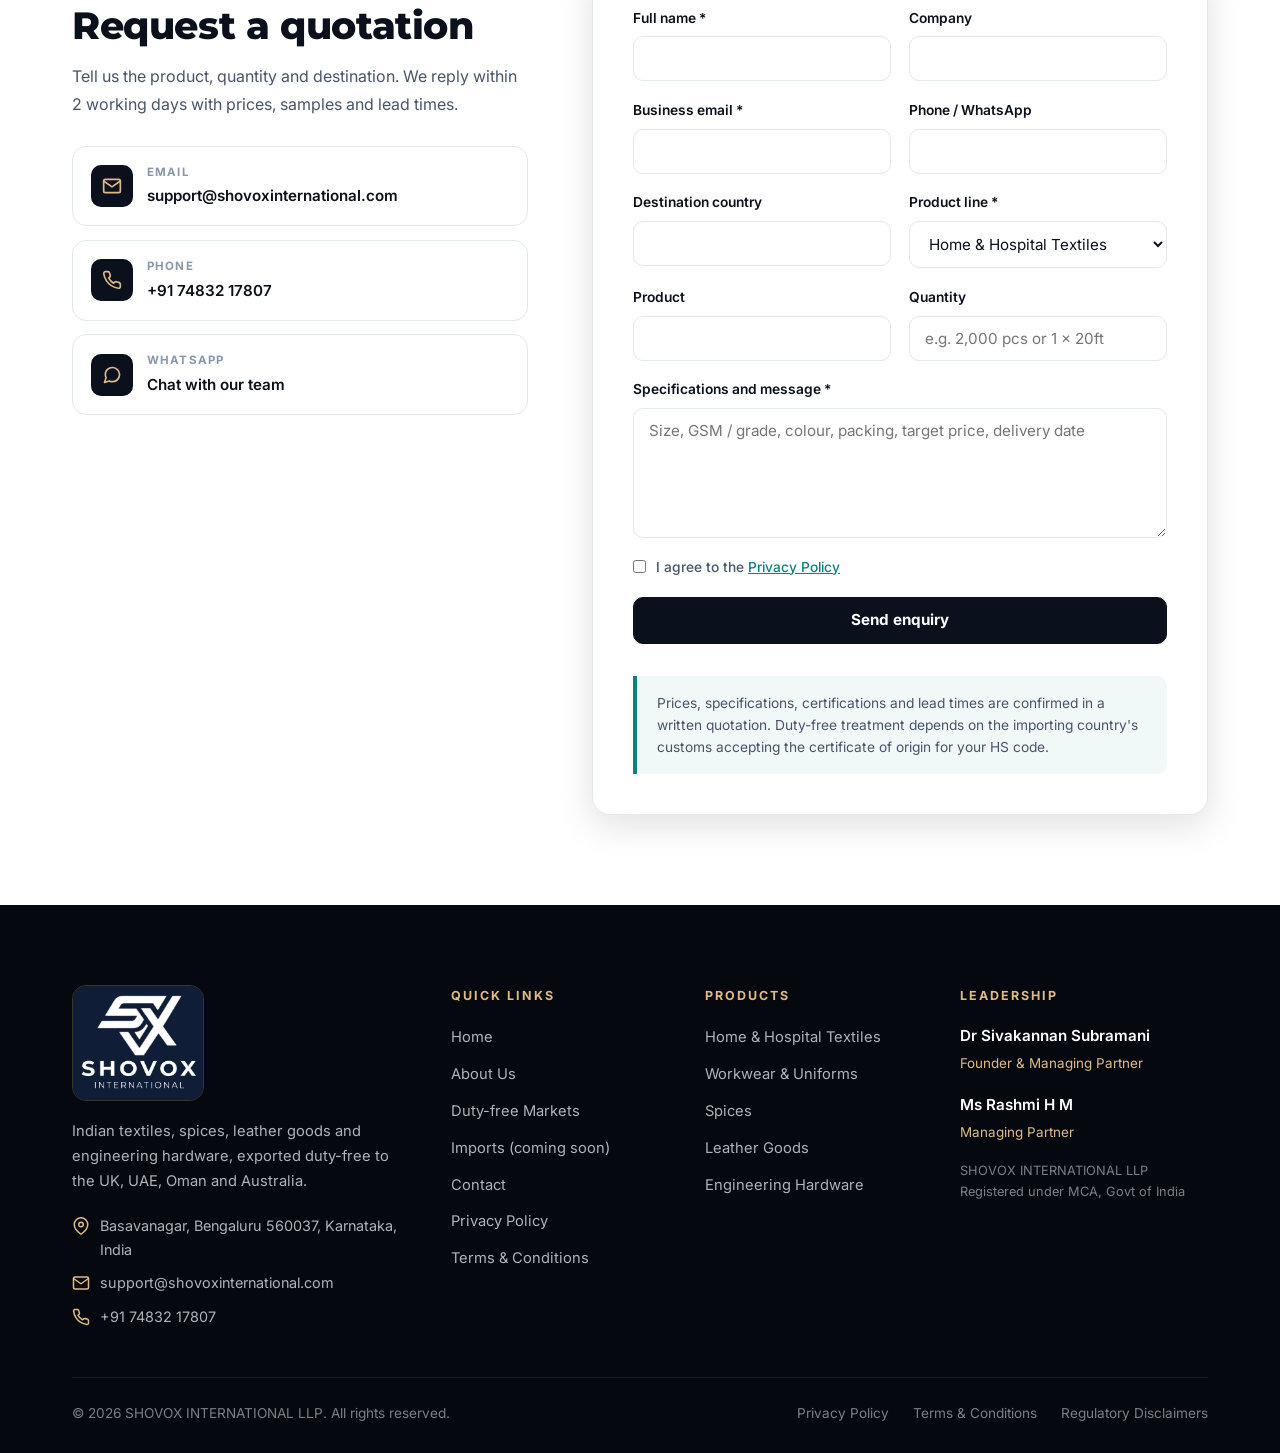
<file: textiles.html>
<!DOCTYPE html>
<html lang="en" dir="ltr">
<head>
  <meta charset="UTF-8">
  <meta name="viewport" content="width=device-width, initial-scale=1.0">
  <link rel="icon" href="favicon.ico" sizes="any">
  <link rel="icon" href="assets/favicon-32.png" type="image/png" sizes="32x32">
  <link rel="apple-touch-icon" href="assets/apple-touch-icon.png">
  <meta name="theme-color" content="#0a111c">
  <title>Home & Hospital Textiles Exporter India — Bed Linen, Towels, Hotel Linen | SHOVOX INTERNATIONAL</title>
  <meta name="description" content="Bed linen, towels, hotel and hospital linen from Karur, Erode, Solapur and Panipat, exported duty-free to the UK, UAE, Oman and Australia.">
  <link rel="canonical" href="https://shovoxinternational.com/textiles.html">
  <meta property="og:title" content="Home & Hospital Textiles Exporter India — Bed Linen, Towels, Hotel Linen | SHOVOX INTERNATIONAL">
  <meta property="og:description" content="Bed linen, towels, hotel and hospital linen from Karur, Erode, Solapur and Panipat, exported duty-free to the UK, UAE, Oman and Australia.">
  <meta property="og:type" content="website">
  <meta name="twitter:card" content="summary_large_image">
  <meta property="og:image" content="https://shovoxinternational.com/assets/og-image.jpg">
  <meta property="og:url" content="https://shovoxinternational.com/textiles.html">
  <meta property="og:locale" content="en_IN">
  <link rel="preconnect" href="https://fonts.googleapis.com">
  <link rel="preconnect" href="https://fonts.gstatic.com" crossorigin>
  <link href="https://fonts.googleapis.com/css2?family=Inter:wght@400;500;600;700;800&family=Montserrat:wght@500;600;700;800&display=swap" rel="stylesheet">
  <link rel="stylesheet" href="css/main.css?v=3">
</head>
<body>

  <a class="skip-link" href="#main-content">Skip to content</a>

  <!-- ============ SITE HEADER (shared) ============ -->
  <header class="navbar" id="navbar">
    <div class="container nav-inner">
      <a href="index.html" class="brand" aria-label="SHOVOX INTERNATIONAL LLP home">
        <img src="assets/shovox-mark.png" alt="" class="brand-mark" width="48" height="48">
        <span class="brand-text"><span class="brand-name">SHOVOX</span><span class="brand-sub">INTERNATIONAL</span></span>
      </a>
      <nav class="nav-main" aria-label="Main">
        <ul class="nav-links">
          <li><a href="index.html" data-i18n="nav.home">Home</a></li>
          <li class="has-dropdown">
            <button type="button" class="nav-drop-btn" aria-expanded="false" aria-controls="products-menu"><span data-i18n="nav.products">Products</span><svg viewBox="0 0 24 24" fill="none" stroke="currentColor" stroke-width="2.5" stroke-linecap="round" stroke-linejoin="round" aria-hidden="true"><path d="M6 9l6 6 6-6"/></svg></button>
            <ul class="dropdown-menu" id="products-menu">
            <li><a href="textiles.html"><span class="dd-title" data-i18n="nav.textiles">Home &amp; Hospital Textiles</span><span class="dd-desc" data-i18n="prod.textiles_desc">Bed linen, towels, hotel and hospital linen</span></a></li>
            <li><a href="workwear.html"><span class="dd-title" data-i18n="nav.workwear">Workwear &amp; Uniforms</span><span class="dd-desc" data-i18n="prod.workwear_desc">Scrubs, chef wear, coveralls, corporate uniforms</span></a></li>
            <li><a href="foods-spices.html"><span class="dd-title" data-i18n="nav.spices">Spices</span><span class="dd-desc" data-i18n="prod.spices_desc">Turmeric, chilli, cumin, coriander, blends and tea</span></a></li>
            <li><a href="leather.html"><span class="dd-title" data-i18n="nav.leather">Leather Goods</span><span class="dd-desc" data-i18n="prod.leather_desc">Bags, wallets, belts and gloves</span></a></li>
            <li><a href="engineering.html"><span class="dd-title" data-i18n="nav.engineering">Engineering Hardware</span><span class="dd-desc" data-i18n="prod.engineering_desc">Fasteners, hand tools, castings, machined parts</span></a></li>
            </ul>
          </li>
          <li><a href="markets.html" data-i18n="nav.markets">Duty-free Markets</a></li>
          <li><a href="about.html" data-i18n="nav.about">About Us</a></li>
          <li><a href="contact.html" data-i18n="nav.contact">Contact</a></li>
        </ul>
      </nav>
      <div class="nav-actions">
        <div class="lang-menu">
          <button type="button" class="lang-toggle" aria-expanded="false" aria-label="Change language"><svg viewBox="0 0 24 24" fill="none" stroke="currentColor" stroke-width="2" stroke-linecap="round" stroke-linejoin="round" aria-hidden="true"><circle cx="12" cy="12" r="10"/><path d="M2 12h20M12 2a15.3 15.3 0 0 1 4 10 15.3 15.3 0 0 1-4 10 15.3 15.3 0 0 1-4-10 15.3 15.3 0 0 1 4-10z"/></svg><span class="lang-current">EN</span></button>
          <div class="lang-list">
          <button type="button" class="lang-btn active" data-lang="en" lang="en">English</button>
          <button type="button" class="lang-btn" data-lang="ta" lang="ta">தமிழ்</button>
          <button type="button" class="lang-btn" data-lang="hi" lang="hi">हिंदी</button>
          <button type="button" class="lang-btn" data-lang="ar" lang="ar">العربية</button>
          <button type="button" class="lang-btn" data-lang="kn" lang="kn">ಕನ್ನಡ</button>
          </div>
        </div>
        <a href="contact.html" class="btn btn-navy btn-sm nav-cta" data-i18n="nav.enquire">Request a Quote</a>
        <button type="button" class="hamburger" id="hamburger" aria-label="Open menu" aria-expanded="false" aria-controls="mobileNav"><span></span><span></span><span></span></button>
      </div>
    </div>
  </header>

  <div class="mobile-nav" id="mobileNav" aria-hidden="true">
    <div class="mobile-nav-head">
      <a href="index.html" class="brand" aria-label="SHOVOX INTERNATIONAL LLP home">
        <img src="assets/shovox-mark.png" alt="" class="brand-mark" width="48" height="48">
        <span class="brand-text"><span class="brand-name">SHOVOX</span><span class="brand-sub">INTERNATIONAL</span></span>
      </a>
      <button type="button" class="mobile-nav-close" aria-label="Close menu">&times;</button>
    </div>
    <nav class="mobile-nav-links" aria-label="Mobile">
      <a href="index.html" data-i18n="nav.home">Home</a>
      <a href="textiles.html" data-i18n="nav.textiles">Home &amp; Hospital Textiles</a>
      <a href="workwear.html" data-i18n="nav.workwear">Workwear &amp; Uniforms</a>
      <a href="foods-spices.html" data-i18n="nav.spices">Spices</a>
      <a href="leather.html" data-i18n="nav.leather">Leather Goods</a>
      <a href="engineering.html" data-i18n="nav.engineering">Engineering Hardware</a>
      <a href="markets.html" data-i18n="nav.markets">Duty-free Markets</a>
      <a href="import-distribution.html" data-i18n="nav.imports">Imports (coming soon)</a>
      <a href="about.html" data-i18n="nav.about">About Us</a>
      <a href="contact.html" data-i18n="nav.contact">Contact</a>
    </nav>
    <div class="mobile-nav-label">Language</div>
    <div class="mobile-lang">
      <button type="button" class="lang-btn active" data-lang="en" lang="en">EN</button>
      <button type="button" class="lang-btn" data-lang="ta" lang="ta">தமிழ்</button>
      <button type="button" class="lang-btn" data-lang="hi" lang="hi">हिंदी</button>
      <button type="button" class="lang-btn" data-lang="ar" lang="ar">عربي</button>
      <button type="button" class="lang-btn" data-lang="kn" lang="kn">ಕನ್ನಡ</button>
    </div>
    <a href="contact.html" class="btn btn-navy" data-i18n="nav.enquire">Request a Quote</a>
  </div>
  <div id="main-content" tabindex="-1"></div>

  <section class="page-hero">
    <div class="container">
      <nav class="breadcrumb" aria-label="Breadcrumb"><a href="index.html" data-i18n="nav.home">Home</a><span class="breadcrumb-sep">/</span><span>Home &amp; Hospital Textiles</span></nav>
      <span class="eyebrow">Home &amp; Hospital Textiles</span>
      <h1>Bed linen, towels and hospital linen<br><span class="highlight">from India's textile belt</span></h1>
      <p>Woven and terry products from mills in Karur, Erode, Solapur and Panipat, made to your size, GSM and colour, for hotels, hospitals, retailers and importers.</p>
      <div class="hero-actions" style="margin-top:2rem;"><a href="#enquiry" class="btn btn-gold">Request a quote</a><a href="#products" class="btn btn-outline">See products</a></div>
    </div>
  </section>
  <section class="stats-bar" aria-label="Key facts"><div class="container"><div class="stats-grid"><div><div class="stat-number">0%</div><div class="stat-label">UK duty (was 8–12%)</div></div><div><div class="stat-number">0%</div><div class="stat-label">Oman duty (was 5%)</div></div><div><div class="stat-number">0%</div><div class="stat-label">UAE &amp; Australia</div></div><div><div class="stat-number">100%</div><div class="stat-label">Indian cotton options</div></div></div></div></section>
  <section class="section" id="products">
    <div class="container">
      <div class="section-header"><span class="section-eyebrow">Product range</span><h2 class="section-title">What we can supply</h2><p class="section-desc">Made to your specification. Quantities, prices and lead times are quoted per order.</p></div>
      <div class="cards-grid">
        <article class="product-card">
          <span class="product-category">Home &amp; hotel</span>
          <h3>Bed linen</h3>
          <p>Flat and fitted sheets, duvet covers and pillowcases in percale or sateen weaves, white, dyed or printed.</p>
          <div class="spec-line">100% cotton or poly-cotton · 144–400 thread count</div>
          <a href="#enquiry" class="link-arrow" data-prefill="Bed linen">Ask for a quote <span aria-hidden="true">&rarr;</span></a>
        </article>
        <article class="product-card">
          <span class="product-category">Terry</span>
          <h3>Towels &amp; bath linen</h3>
          <p>Bath, hand, face and pool towels, bath sheets and bath mats in ring-spun or combed cotton.</p>
          <div class="spec-line">400–700 GSM · dobby border or plain</div>
          <a href="#enquiry" class="link-arrow" data-prefill="Towels &amp; bath linen">Ask for a quote <span aria-hidden="true">&rarr;</span></a>
        </article>
        <article class="product-card">
          <span class="product-category">Hospitality</span>
          <h3>Hotel linen</h3>
          <p>White and striped sateen sets, bathrobes, table cloths and napkins, made for commercial laundries.</p>
          <div class="spec-line">Satin stripe · industrial-wash finish</div>
          <a href="#enquiry" class="link-arrow" data-prefill="Hotel linen">Ask for a quote <span aria-hidden="true">&rarr;</span></a>
        </article>
        <article class="product-card">
          <span class="product-category">Healthcare</span>
          <h3>Hospital linen</h3>
          <p>Bed sheets, draw sheets, pillow covers, patient gowns, theatre towels and cellular blankets. Plain textiles, not sterile medical devices.</p>
          <div class="spec-line">Poly-cotton 50/50 or 65/35 · colour-coded</div>
          <a href="#enquiry" class="link-arrow" data-prefill="Hospital linen">Ask for a quote <span aria-hidden="true">&rarr;</span></a>
        </article>
        <article class="product-card">
          <span class="product-category">Home</span>
          <h3>Kitchen &amp; table linen</h3>
          <p>Tea towels, aprons, oven gloves, table cloths, runners and napkins for retail and catering.</p>
          <div class="spec-line">Waffle, herringbone, plain weave</div>
          <a href="#enquiry" class="link-arrow" data-prefill="Kitchen &amp; table linen">Ask for a quote <span aria-hidden="true">&rarr;</span></a>
        </article>
        <article class="product-card">
          <span class="product-category">Home &amp; healthcare</span>
          <h3>Blankets &amp; bedspreads</h3>
          <p>Cotton cellular blankets, fleece blankets, bedspreads and quilts.</p>
          <div class="spec-line">Solid, check or jacquard</div>
          <a href="#enquiry" class="link-arrow" data-prefill="Blankets &amp; bedspreads">Ask for a quote <span aria-hidden="true">&rarr;</span></a>
        </article>
      </div>
    </div>
  </section>
  <section class="section section-alt">
    <div class="container">
      <div class="section-header"><span class="section-eyebrow">Duty-free access</span><h2 class="section-title">0% import duty in four markets</h2><p class="section-desc">Under India's trade agreements, buyers in these countries pay no import duty on this product line when the shipment carries a preferential certificate of origin, which we arrange.</p></div>
      <div class="market-chips"><div class="market-chip"><span class="mc-code">UK</span><span><strong>United Kingdom</strong><small>0% duty</small></span></div><div class="market-chip"><span class="mc-code">UAE</span><span><strong>United Arab Emirates</strong><small>0% duty</small></span></div><div class="market-chip"><span class="mc-code">OM</span><span><strong>Oman</strong><small>0% duty</small></span></div><div class="market-chip"><span class="mc-code">AU</span><span><strong>Australia</strong><small>0% duty</small></span></div></div>
      <p class="text-center" style="margin-top:1.75rem;"><a href="markets.html" class="link-arrow">How duty-free import works <span aria-hidden="true">&rarr;</span></a></p>
    </div>
  </section>
  <section class="section">
    <div class="container">
      <div class="section-header"><span class="section-eyebrow">Specifications</span><h2 class="section-title">Built to your spec, checked before it ships</h2></div>
      <div class="cards-grid-2">
        <div class="card"><div class="card-icon card-icon-gold"><svg viewBox="0 0 24 24" fill="none" stroke="currentColor" stroke-width="1.8" stroke-linecap="round" stroke-linejoin="round" aria-hidden="true"><path d="M14 2H6a2 2 0 0 0-2 2v16a2 2 0 0 0 2 2h12a2 2 0 0 0 2-2V8z"/><path d="M14 2v6h6M9 13h6M9 17h6"/></svg></div><h3>Specifications we can match</h3><ul class="partner-list"><li><span class="check-icon">&#10003;</span><div><strong>Fabric:</strong> 100% cotton, combed cotton, poly-cotton 50/50 and 65/35</div></li><li><span class="check-icon">&#10003;</span><div><strong>Construction:</strong> thread count, GSM, weave and size to your sheet (UK, EU, US and AU sizes)</div></li><li><span class="check-icon">&#10003;</span><div><strong>Finish:</strong> bleached white, dyed, yarn-dyed, printed, shrink-controlled, chlorine-bleach resistant for laundries</div></li><li><span class="check-icon">&#10003;</span><div><strong>Labels and packing:</strong> your brand label, barcodes, retail packs or bulk bales</div></li><li><span class="check-icon">&#10003;</span><div><strong>Testing:</strong> third-party reports for GSM, shrinkage and colour fastness on request</div></li></ul></div>
        <div class="card"><div class="card-icon card-icon-teal"><svg viewBox="0 0 24 24" fill="none" stroke="currentColor" stroke-width="1.8" stroke-linecap="round" stroke-linejoin="round" aria-hidden="true"><path d="M2 20h20M4 20V10l6 4V10l6 4V6l4 2v12"/></svg></div><h3>Where we source</h3><ul class="partner-list"><li><span class="check-icon">&#10003;</span><div><strong>Karur:</strong> home furnishings, table and kitchen linen</div></li><li><span class="check-icon">&#10003;</span><div><strong>Erode:</strong> bed linen and cotton fabric</div></li><li><span class="check-icon">&#10003;</span><div><strong>Solapur:</strong> terry towels and chaddars</div></li><li><span class="check-icon">&#10003;</span><div><strong>Panipat:</strong> blankets, bath mats and rugs</div></li></ul></div>
      </div>
    </div>
  </section>
  <section class="section" id="enquiry">
    <div class="container">
      <div class="enquiry-layout">
        <div class="enquiry-aside">
          <span class="section-eyebrow">Buyer enquiry</span>
          <h2>Request a quotation</h2>
          <p>Tell us the product, quantity and destination. We reply within 2 working days with prices, samples and lead times.</p>
          <div class="contact-tiles">
            <a class="contact-tile" href="mailto:support@shovoxinternational.com"><div class="icon-tile"><svg viewBox="0 0 24 24" fill="none" stroke="currentColor" stroke-width="2" stroke-linecap="round" stroke-linejoin="round" aria-hidden="true"><rect x="2" y="4" width="20" height="16" rx="2"/><path d="M22 6l-10 7L2 6"/></svg></div><div><small>Email</small><span>support@shovoxinternational.com</span></div></a>
            <a class="contact-tile" href="tel:+917483217807"><div class="icon-tile"><svg viewBox="0 0 24 24" fill="none" stroke="currentColor" stroke-width="2" stroke-linecap="round" stroke-linejoin="round" aria-hidden="true"><path d="M22 16.9v3a2 2 0 0 1-2.2 2 19.8 19.8 0 0 1-8.6-3.1 19.5 19.5 0 0 1-6-6A19.8 19.8 0 0 1 2.1 4.2 2 2 0 0 1 4.1 2h3a2 2 0 0 1 2 1.7c.1.9.4 1.8.7 2.7a2 2 0 0 1-.5 2.1L8 9.8a16 16 0 0 0 6 6l1.3-1.3a2 2 0 0 1 2.1-.4c.9.3 1.8.6 2.7.7a2 2 0 0 1 1.7 2z"/></svg></div><div><small>Phone</small><span>+91 74832 17807</span></div></a>
            <a class="contact-tile" href="https://wa.me/917483217807" target="_blank" rel="noopener noreferrer"><div class="icon-tile"><svg viewBox="0 0 24 24" fill="none" stroke="currentColor" stroke-width="2" stroke-linecap="round" stroke-linejoin="round" aria-hidden="true"><path d="M21 11.5a8.38 8.38 0 0 1-.9 3.8 8.5 8.5 0 0 1-7.6 4.7 8.38 8.38 0 0 1-3.8-.9L3 21l1.9-5.7a8.38 8.38 0 0 1-.9-3.8 8.5 8.5 0 0 1 4.7-7.6 8.38 8.38 0 0 1 3.8-.9h.5a8.48 8.48 0 0 1 8 8v.5z"/></svg></div><div><small>WhatsApp</small><span>Chat with our team</span></div></a>
          </div>
        </div>
        <div class="form-card">
          <form class="shovox-form" action="https://script.google.com/macros/s/AKfycbxxUDGWA-JM6zcIXuf46Ka6LhGzbyiuyipN-qLfD_dom-FyOrjXkCnrka40PyDIkesjHA/exec" method="POST" novalidate>
            <div class="form-grid">
              <div class="form-group"><label for="enquiry-name">Full name *</label><input type="text" id="enquiry-name" name="name" required autocomplete="name"></div>
              <div class="form-group"><label for="enquiry-company">Company</label><input type="text" id="enquiry-company" name="company" autocomplete="organization"></div>
              <div class="form-group"><label for="enquiry-email">Business email *</label><input type="email" id="enquiry-email" name="email" required autocomplete="email"></div>
              <div class="form-group"><label for="enquiry-phone">Phone / WhatsApp</label><input type="tel" id="enquiry-phone" name="phone" autocomplete="tel"></div>
              <div class="form-group"><label for="enquiry-country">Destination country</label><input type="text" id="enquiry-country" name="country" autocomplete="country-name" list="country-list"><datalist id="country-list"><option value="United Kingdom"><option value="United Arab Emirates"><option value="Oman"><option value="Australia"></datalist></div>
              <div class="form-group"><label for="enquiry-category">Product line *</label><select id="enquiry-category" name="category" required><option value="">Select a product line</option><option value="Home & Hospital Textiles" selected>Home &amp; Hospital Textiles</option><option value="Workwear & Uniforms">Workwear &amp; Uniforms</option><option value="Spices">Spices</option><option value="Leather Goods">Leather Goods</option><option value="Engineering Hardware">Engineering Hardware</option><option value="Supplier Partnership">Supplier Partnership</option><option value="Imports (register interest)">Imports (register interest)</option><option value="General">General</option></select></div>
              <div class="form-group"><label for="enquiry-product">Product</label><input type="text" id="enquiry-product" name="product"></div>
              <div class="form-group"><label for="enquiry-quantity">Quantity</label><input type="text" id="enquiry-quantity" name="quantity" placeholder="e.g. 2,000 pcs or 1 x 20ft"></div>
              <div class="form-group full"><label for="enquiry-message">Specifications and message *</label><textarea id="enquiry-message" name="message" required placeholder="Size, GSM / grade, colour, packing, target price, delivery date"></textarea></div>
              <div class="form-group full"><label style="display:flex;align-items:flex-start;gap:0.65rem;cursor:pointer;font-weight:500;color:var(--text-muted);"><input type="checkbox" name="privacy_consent" value="yes" required style="margin-top:0.3rem;"><span>I agree to the <a href="privacy.html" style="color:var(--teal);text-decoration:underline;">Privacy Policy</a></span></label></div>
              <div class="form-group full"><button type="submit" class="btn btn-navy" style="width:100%;">Send enquiry</button></div>
            </div>
            <div class="form-success" role="status">Thank you for your enquiry. We will reply within 2 working days.</div>
            <div class="form-error" role="alert">Something went wrong. Please email support@shovoxinternational.com</div>
          </form>
          <div class="disclaimer">Prices, specifications, certifications and lead times are confirmed in a written quotation. Duty-free treatment depends on the importing country's customs accepting the certificate of origin for your HS code.</div>
        </div>
      </div>
    </div>
  </section>

  <!-- ============ SITE FOOTER (shared) ============ -->
  <footer class="footer">
    <div class="container">
      <div class="footer-grid">
        <div class="footer-brand">
          <a href="index.html" aria-label="SHOVOX INTERNATIONAL LLP home"><img src="assets/shovox-logo.webp" alt="SHOVOX INTERNATIONAL" class="footer-logo" width="132" height="116" loading="lazy"></a>
          <p>Indian textiles, spices, leather goods and engineering hardware, exported duty-free to the UK, UAE, Oman and Australia.</p>
          <ul class="footer-contact">
            <li><svg viewBox="0 0 24 24" fill="none" stroke="currentColor" stroke-width="2" stroke-linecap="round" stroke-linejoin="round" aria-hidden="true"><path d="M21 10c0 7-9 13-9 13s-9-6-9-13a9 9 0 0 1 18 0z"/><circle cx="12" cy="10" r="3"/></svg><span>Basavanagar, Bengaluru 560037, Karnataka, India</span></li>
            <li><svg viewBox="0 0 24 24" fill="none" stroke="currentColor" stroke-width="2" stroke-linecap="round" stroke-linejoin="round" aria-hidden="true"><rect x="2" y="4" width="20" height="16" rx="2"/><path d="M22 6l-10 7L2 6"/></svg><a href="mailto:support@shovoxinternational.com">support@shovoxinternational.com</a></li>
            <li><svg viewBox="0 0 24 24" fill="none" stroke="currentColor" stroke-width="2" stroke-linecap="round" stroke-linejoin="round" aria-hidden="true"><path d="M22 16.9v3a2 2 0 0 1-2.2 2 19.8 19.8 0 0 1-8.6-3.1 19.5 19.5 0 0 1-6-6A19.8 19.8 0 0 1 2.1 4.2 2 2 0 0 1 4.1 2h3a2 2 0 0 1 2 1.7c.1.9.4 1.8.7 2.7a2 2 0 0 1-.5 2.1L8 9.8a16 16 0 0 0 6 6l1.3-1.3a2 2 0 0 1 2.1-.4c.9.3 1.8.6 2.7.7a2 2 0 0 1 1.7 2z"/></svg><a href="tel:+917483217807">+91 74832 17807</a></li>
          </ul>
        </div>
        <div>
          <h4 data-i18n="footer.quick_links">Quick Links</h4>
          <ul class="footer-links">
            <li><a href="index.html" data-i18n="nav.home">Home</a></li>
            <li><a href="about.html" data-i18n="nav.about">About Us</a></li>
            <li><a href="markets.html" data-i18n="nav.markets">Duty-free Markets</a></li>
            <li><a href="import-distribution.html" data-i18n="nav.imports">Imports (coming soon)</a></li>
            <li><a href="contact.html" data-i18n="nav.contact">Contact</a></li>
            <li><a href="privacy.html" data-i18n="footer.privacy">Privacy Policy</a></li>
            <li><a href="terms.html" data-i18n="footer.terms">Terms &amp; Conditions</a></li>
          </ul>
        </div>
        <div>
          <h4 data-i18n="nav.products">Products</h4>
          <ul class="footer-links">
            <li><a href="textiles.html" data-i18n="nav.textiles">Home &amp; Hospital Textiles</a></li>
            <li><a href="workwear.html" data-i18n="nav.workwear">Workwear &amp; Uniforms</a></li>
            <li><a href="foods-spices.html" data-i18n="nav.spices">Spices</a></li>
            <li><a href="leather.html" data-i18n="nav.leather">Leather Goods</a></li>
            <li><a href="engineering.html" data-i18n="nav.engineering">Engineering Hardware</a></li>
          </ul>
        </div>
        <div>
          <h4 data-i18n="footer.leadership">Leadership</h4>
          <div class="footer-leader"><strong>Dr Sivakannan Subramani</strong><span data-i18n="footer.founder">Founder &amp; Managing Partner</span></div>
          <div class="footer-leader"><strong>Ms Rashmi H M</strong><span data-i18n="footer.partner">Managing Partner</span></div>
          <p class="footer-reg">SHOVOX INTERNATIONAL LLP<br>Registered under MCA, Govt of India</p>
          <!-- REGISTRATIONS: when the IEC and GSTIN are issued, replace this comment with
          <p class="footer-reg">IEC: __________ &middot; GSTIN: _______________</p> -->
        </div>
      </div>
      <div class="footer-bottom">
        <p>&copy; <span id="year">2026</span> <span data-i18n="footer.copyright">SHOVOX INTERNATIONAL LLP. All rights reserved.</span></p>
        <nav aria-label="Legal">
          <a href="privacy.html" data-i18n="footer.privacy">Privacy Policy</a>
          <a href="terms.html" data-i18n="footer.terms">Terms &amp; Conditions</a>
          <a href="terms.html#disclaimers">Regulatory Disclaimers</a>
        </nav>
      </div>
    </div>
  </footer>

  <a href="https://wa.me/917483217807" class="whatsapp-float" target="_blank" rel="noopener noreferrer" aria-label="Chat with us on WhatsApp"><svg viewBox="0 0 24 24" xmlns="http://www.w3.org/2000/svg" aria-hidden="true"><path d="M17.472 14.382c-.297-.149-1.758-.867-2.03-.967-.273-.099-.471-.148-.67.15-.197.297-.767.966-.94 1.164-.173.199-.347.223-.644.075-.297-.15-1.255-.463-2.39-1.475-.883-.788-1.48-1.761-1.653-2.059-.173-.297-.018-.458.13-.606.134-.133.298-.347.446-.52.149-.174.198-.298.298-.497.099-.198.05-.371-.025-.52-.075-.149-.669-1.612-.916-2.207-.242-.579-.487-.5-.669-.51-.173-.008-.371-.01-.57-.01-.198 0-.52.074-.792.372-.272.297-1.04 1.016-1.04 2.479 0 1.462 1.065 2.875 1.213 3.074.149.198 2.096 3.2 5.077 4.487.709.306 1.262.489 1.694.625.712.227 1.36.195 1.871.118.571-.085 1.758-.719 2.006-1.413.248-.694.248-1.289.173-1.413-.074-.124-.272-.198-.57-.347m-5.421 7.403h-.004a9.87 9.87 0 01-5.031-1.378l-.361-.214-3.741.982.998-3.648-.235-.374a9.86 9.86 0 01-1.51-5.26c.001-5.45 4.436-9.884 9.888-9.884 2.64 0 5.122 1.03 6.988 2.898a9.825 9.825 0 012.893 6.994c-.003 5.45-4.437 9.884-9.885 9.884m8.413-18.297A11.815 11.815 0 0012.05 0C5.495 0 .16 5.335.157 11.892c0 2.096.547 4.142 1.588 5.945L.057 24l6.305-1.654a11.882 11.882 0 005.683 1.448h.005c6.554 0 11.89-5.335 11.893-11.893a11.821 11.821 0 00-3.48-8.413z"/></svg></a>

  
  <script src="js/i18n.js?v=3"></script>
  <script src="js/nav.js?v=3"></script>
  <script src="js/forms.js?v=3"></script>
  <script>
    (function () {
      var p = new URLSearchParams(location.search).get('category');
      var s = document.getElementById('enquiry-category');
      if (p && s) { for (var i = 0; i < s.options.length; i++) { if (s.options[i].value.toLowerCase().indexOf(p.toLowerCase()) > -1) { s.selectedIndex = i; break; } } }
      document.querySelectorAll('[data-prefill]').forEach(function (a) {
        a.addEventListener('click', function () { var f = document.getElementById('enquiry-product'); if (f) f.value = a.getAttribute('data-prefill'); });
      });
    })();
  </script>
</body>
</html>
</file>
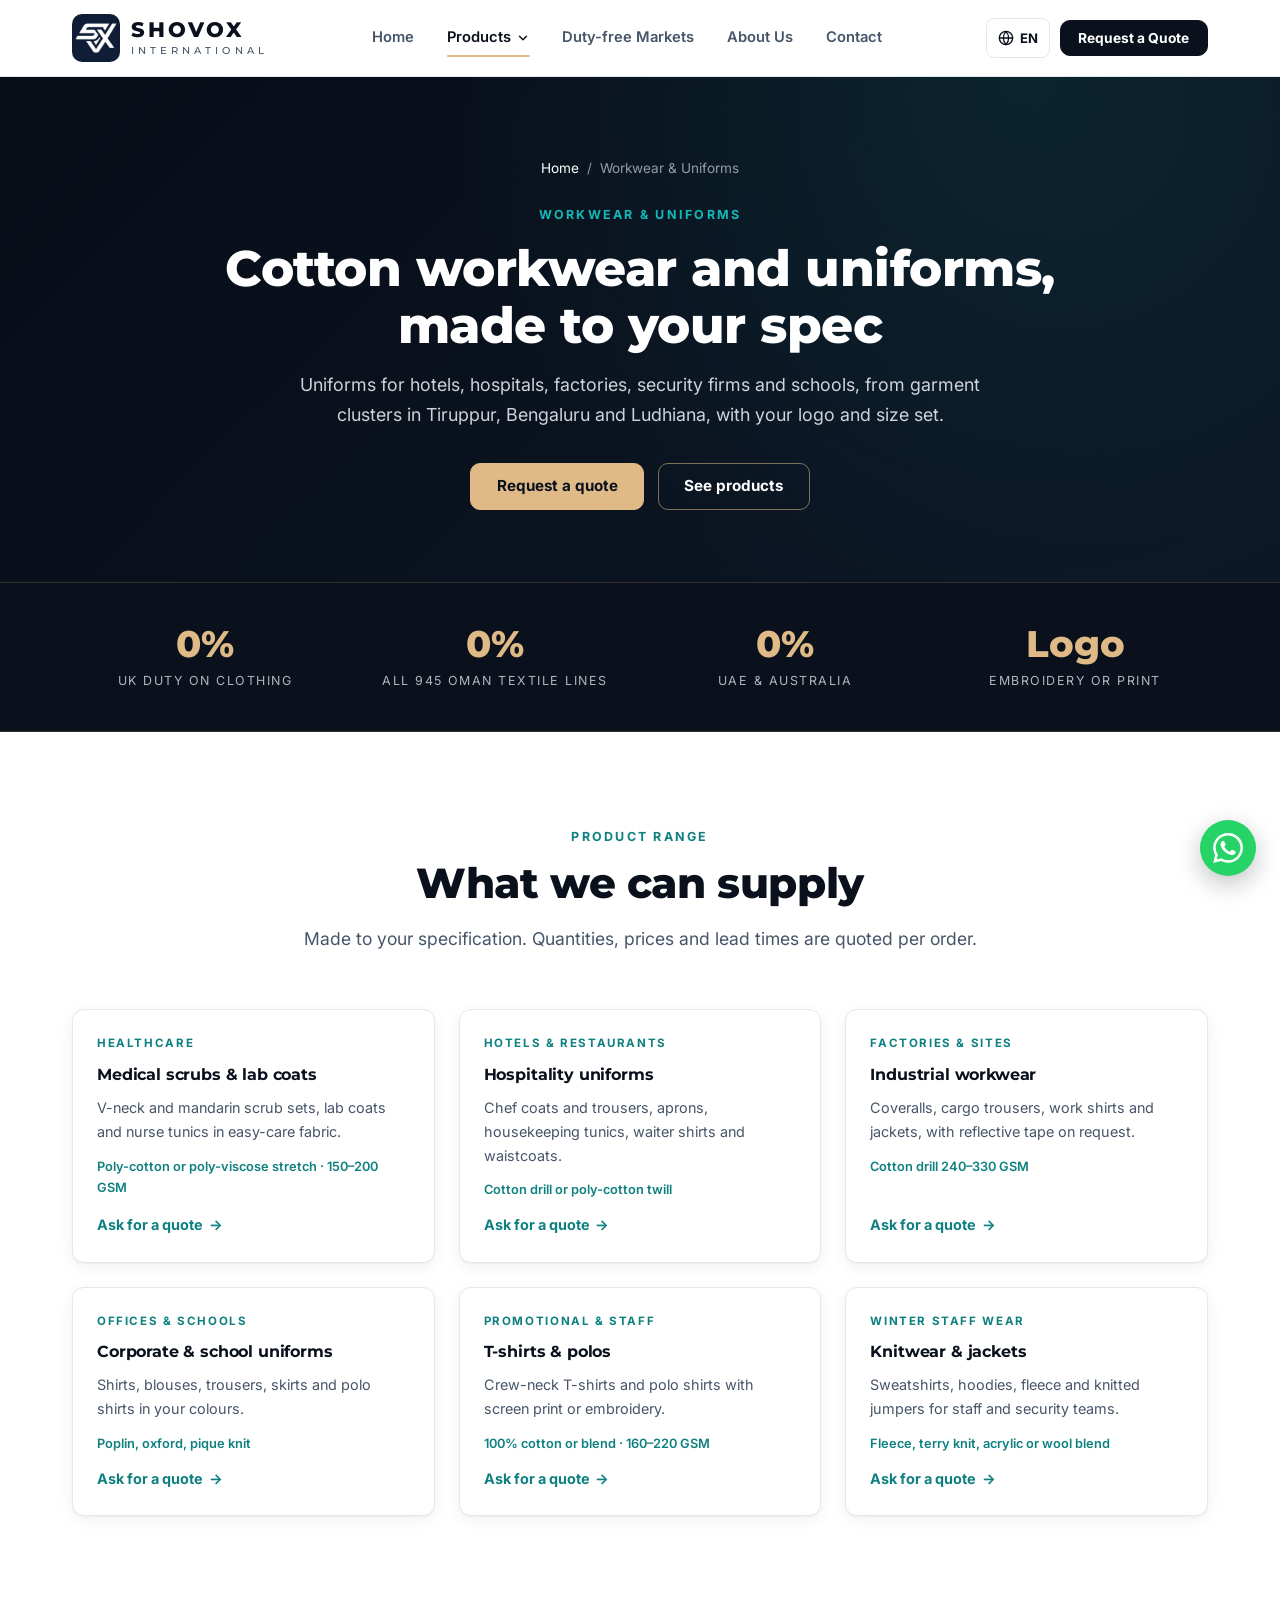
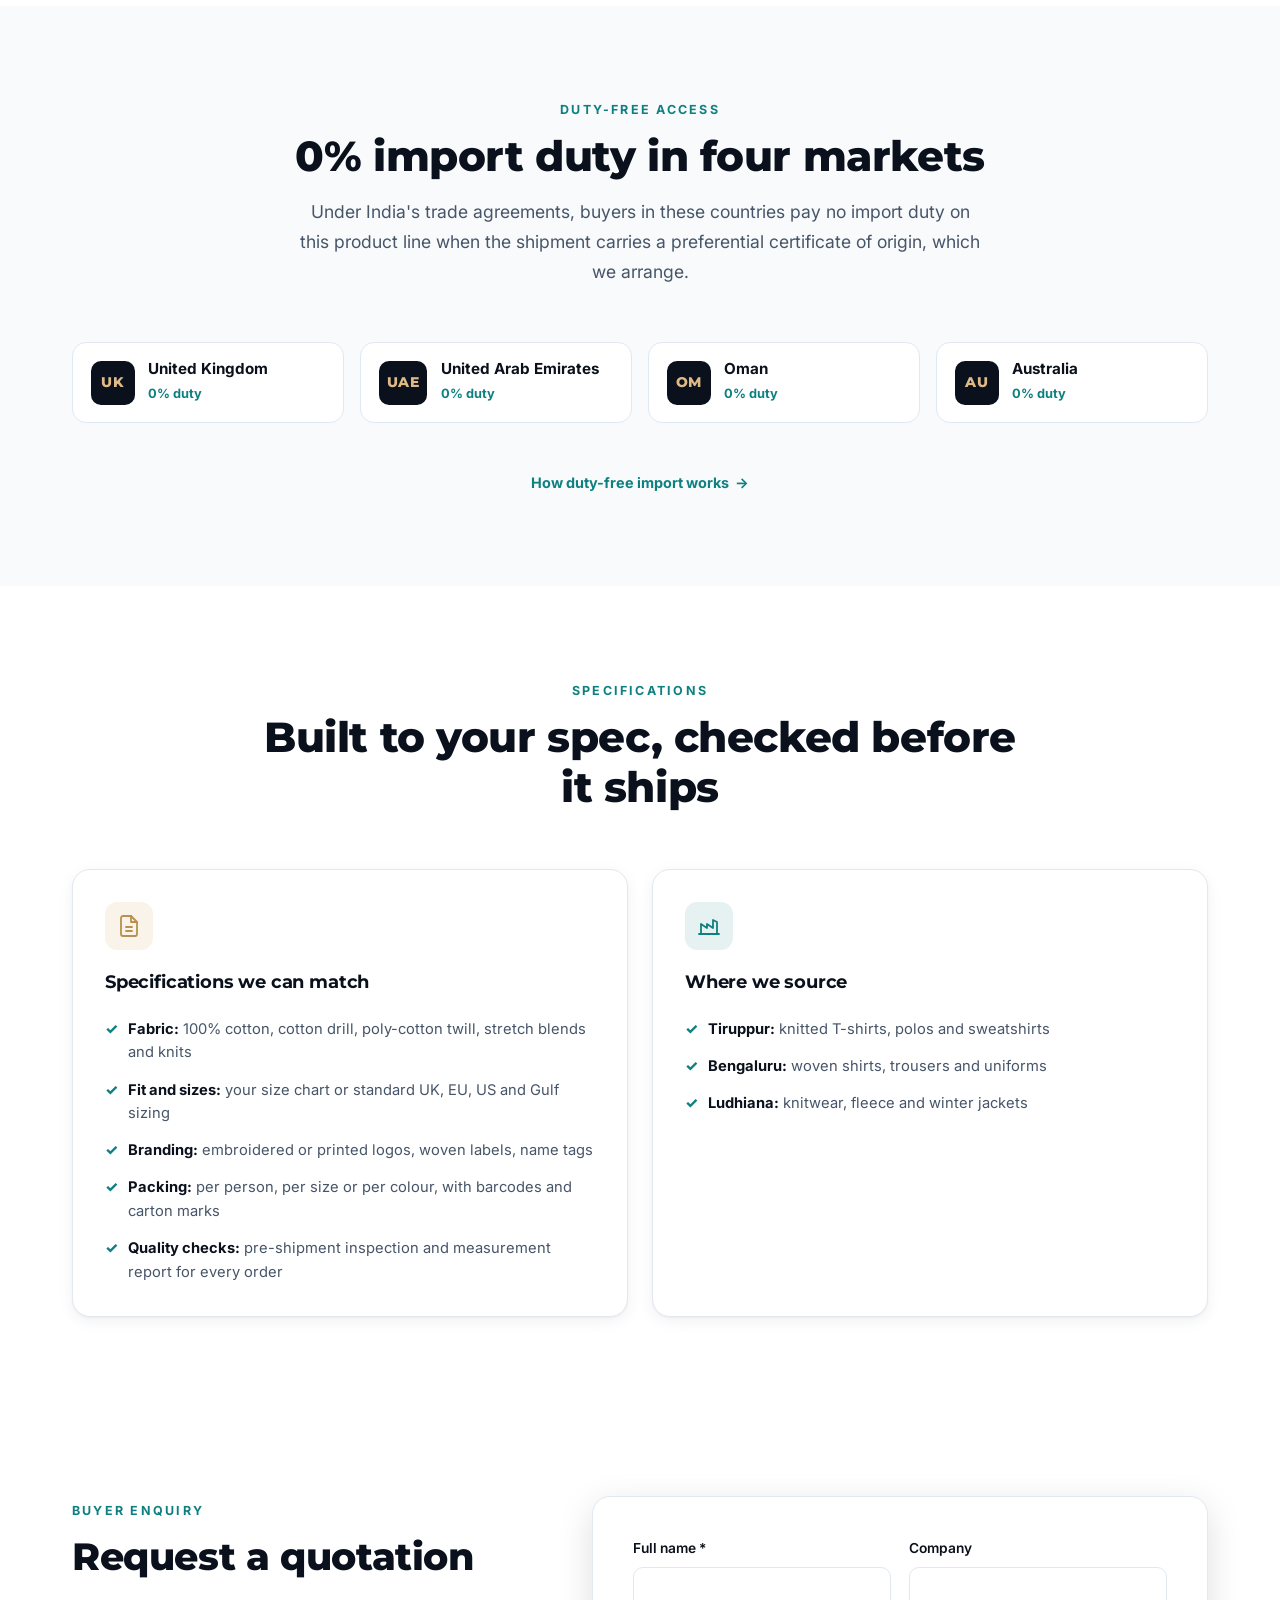
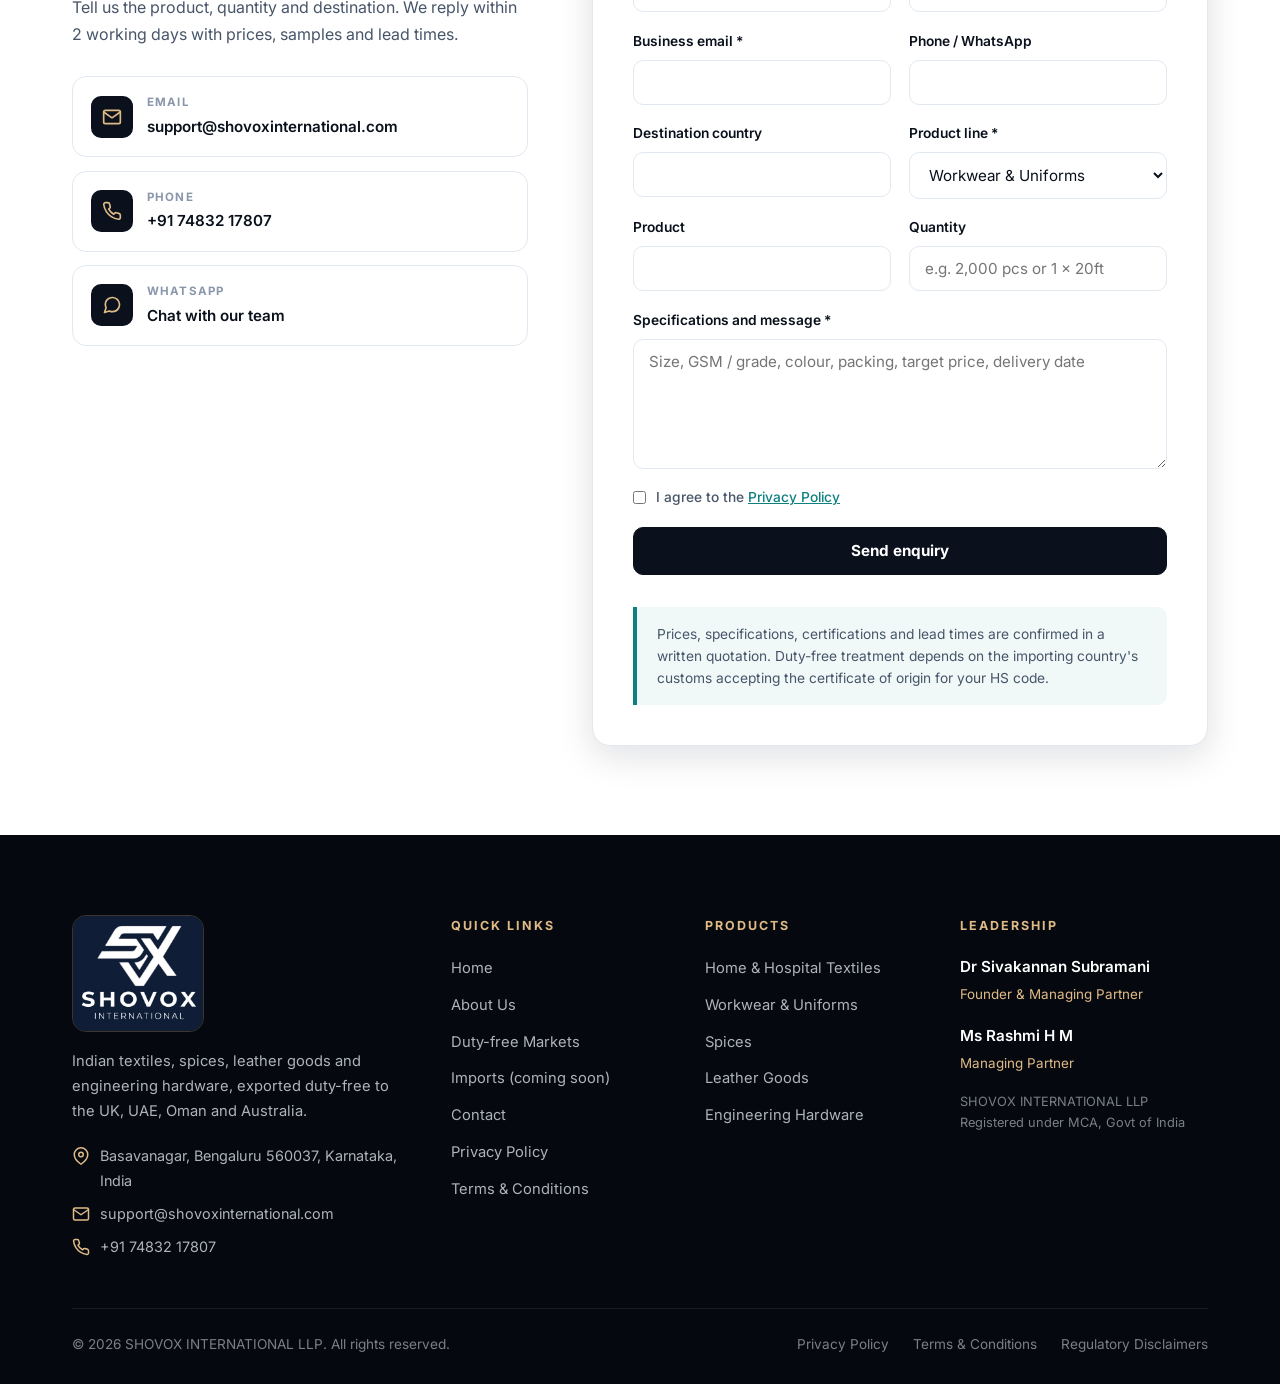
<file: workwear.html>
<!DOCTYPE html>
<html lang="en" dir="ltr">
<head>
  <meta charset="UTF-8">
  <meta name="viewport" content="width=device-width, initial-scale=1.0">
  <link rel="icon" href="favicon.ico" sizes="any">
  <link rel="icon" href="assets/favicon-32.png" type="image/png" sizes="32x32">
  <link rel="apple-touch-icon" href="assets/apple-touch-icon.png">
  <meta name="theme-color" content="#0a111c">
  <title>Workwear & Uniforms Manufacturer Export India — Scrubs, Chef Wear, Coveralls | SHOVOX INTERNATIONAL</title>
  <meta name="description" content="Cotton and poly-cotton workwear and uniforms from Tiruppur, Bengaluru and Ludhiana, exported duty-free to the UK, UAE, Oman and Australia.">
  <link rel="canonical" href="https://shovoxinternational.com/workwear.html">
  <meta property="og:title" content="Workwear & Uniforms Manufacturer Export India — Scrubs, Chef Wear, Coveralls | SHOVOX INTERNATIONAL">
  <meta property="og:description" content="Cotton and poly-cotton workwear and uniforms from Tiruppur, Bengaluru and Ludhiana, exported duty-free to the UK, UAE, Oman and Australia.">
  <meta property="og:type" content="website">
  <meta name="twitter:card" content="summary_large_image">
  <meta property="og:image" content="https://shovoxinternational.com/assets/og-image.jpg">
  <meta property="og:url" content="https://shovoxinternational.com/workwear.html">
  <meta property="og:locale" content="en_IN">
  <link rel="preconnect" href="https://fonts.googleapis.com">
  <link rel="preconnect" href="https://fonts.gstatic.com" crossorigin>
  <link href="https://fonts.googleapis.com/css2?family=Inter:wght@400;500;600;700;800&family=Montserrat:wght@500;600;700;800&display=swap" rel="stylesheet">
  <link rel="stylesheet" href="css/main.css?v=3">
</head>
<body>

  <a class="skip-link" href="#main-content">Skip to content</a>

  <!-- ============ SITE HEADER (shared) ============ -->
  <header class="navbar" id="navbar">
    <div class="container nav-inner">
      <a href="index.html" class="brand" aria-label="SHOVOX INTERNATIONAL LLP home">
        <img src="assets/shovox-mark.png" alt="" class="brand-mark" width="48" height="48">
        <span class="brand-text"><span class="brand-name">SHOVOX</span><span class="brand-sub">INTERNATIONAL</span></span>
      </a>
      <nav class="nav-main" aria-label="Main">
        <ul class="nav-links">
          <li><a href="index.html" data-i18n="nav.home">Home</a></li>
          <li class="has-dropdown">
            <button type="button" class="nav-drop-btn" aria-expanded="false" aria-controls="products-menu"><span data-i18n="nav.products">Products</span><svg viewBox="0 0 24 24" fill="none" stroke="currentColor" stroke-width="2.5" stroke-linecap="round" stroke-linejoin="round" aria-hidden="true"><path d="M6 9l6 6 6-6"/></svg></button>
            <ul class="dropdown-menu" id="products-menu">
            <li><a href="textiles.html"><span class="dd-title" data-i18n="nav.textiles">Home &amp; Hospital Textiles</span><span class="dd-desc" data-i18n="prod.textiles_desc">Bed linen, towels, hotel and hospital linen</span></a></li>
            <li><a href="workwear.html"><span class="dd-title" data-i18n="nav.workwear">Workwear &amp; Uniforms</span><span class="dd-desc" data-i18n="prod.workwear_desc">Scrubs, chef wear, coveralls, corporate uniforms</span></a></li>
            <li><a href="foods-spices.html"><span class="dd-title" data-i18n="nav.spices">Spices</span><span class="dd-desc" data-i18n="prod.spices_desc">Turmeric, chilli, cumin, coriander, blends and tea</span></a></li>
            <li><a href="leather.html"><span class="dd-title" data-i18n="nav.leather">Leather Goods</span><span class="dd-desc" data-i18n="prod.leather_desc">Bags, wallets, belts and gloves</span></a></li>
            <li><a href="engineering.html"><span class="dd-title" data-i18n="nav.engineering">Engineering Hardware</span><span class="dd-desc" data-i18n="prod.engineering_desc">Fasteners, hand tools, castings, machined parts</span></a></li>
            </ul>
          </li>
          <li><a href="markets.html" data-i18n="nav.markets">Duty-free Markets</a></li>
          <li><a href="about.html" data-i18n="nav.about">About Us</a></li>
          <li><a href="contact.html" data-i18n="nav.contact">Contact</a></li>
        </ul>
      </nav>
      <div class="nav-actions">
        <div class="lang-menu">
          <button type="button" class="lang-toggle" aria-expanded="false" aria-label="Change language"><svg viewBox="0 0 24 24" fill="none" stroke="currentColor" stroke-width="2" stroke-linecap="round" stroke-linejoin="round" aria-hidden="true"><circle cx="12" cy="12" r="10"/><path d="M2 12h20M12 2a15.3 15.3 0 0 1 4 10 15.3 15.3 0 0 1-4 10 15.3 15.3 0 0 1-4-10 15.3 15.3 0 0 1 4-10z"/></svg><span class="lang-current">EN</span></button>
          <div class="lang-list">
          <button type="button" class="lang-btn active" data-lang="en" lang="en">English</button>
          <button type="button" class="lang-btn" data-lang="ta" lang="ta">தமிழ்</button>
          <button type="button" class="lang-btn" data-lang="hi" lang="hi">हिंदी</button>
          <button type="button" class="lang-btn" data-lang="ar" lang="ar">العربية</button>
          <button type="button" class="lang-btn" data-lang="kn" lang="kn">ಕನ್ನಡ</button>
          </div>
        </div>
        <a href="contact.html" class="btn btn-navy btn-sm nav-cta" data-i18n="nav.enquire">Request a Quote</a>
        <button type="button" class="hamburger" id="hamburger" aria-label="Open menu" aria-expanded="false" aria-controls="mobileNav"><span></span><span></span><span></span></button>
      </div>
    </div>
  </header>

  <div class="mobile-nav" id="mobileNav" aria-hidden="true">
    <div class="mobile-nav-head">
      <a href="index.html" class="brand" aria-label="SHOVOX INTERNATIONAL LLP home">
        <img src="assets/shovox-mark.png" alt="" class="brand-mark" width="48" height="48">
        <span class="brand-text"><span class="brand-name">SHOVOX</span><span class="brand-sub">INTERNATIONAL</span></span>
      </a>
      <button type="button" class="mobile-nav-close" aria-label="Close menu">&times;</button>
    </div>
    <nav class="mobile-nav-links" aria-label="Mobile">
      <a href="index.html" data-i18n="nav.home">Home</a>
      <a href="textiles.html" data-i18n="nav.textiles">Home &amp; Hospital Textiles</a>
      <a href="workwear.html" data-i18n="nav.workwear">Workwear &amp; Uniforms</a>
      <a href="foods-spices.html" data-i18n="nav.spices">Spices</a>
      <a href="leather.html" data-i18n="nav.leather">Leather Goods</a>
      <a href="engineering.html" data-i18n="nav.engineering">Engineering Hardware</a>
      <a href="markets.html" data-i18n="nav.markets">Duty-free Markets</a>
      <a href="import-distribution.html" data-i18n="nav.imports">Imports (coming soon)</a>
      <a href="about.html" data-i18n="nav.about">About Us</a>
      <a href="contact.html" data-i18n="nav.contact">Contact</a>
    </nav>
    <div class="mobile-nav-label">Language</div>
    <div class="mobile-lang">
      <button type="button" class="lang-btn active" data-lang="en" lang="en">EN</button>
      <button type="button" class="lang-btn" data-lang="ta" lang="ta">தமிழ்</button>
      <button type="button" class="lang-btn" data-lang="hi" lang="hi">हिंदी</button>
      <button type="button" class="lang-btn" data-lang="ar" lang="ar">عربي</button>
      <button type="button" class="lang-btn" data-lang="kn" lang="kn">ಕನ್ನಡ</button>
    </div>
    <a href="contact.html" class="btn btn-navy" data-i18n="nav.enquire">Request a Quote</a>
  </div>
  <div id="main-content" tabindex="-1"></div>

  <section class="page-hero">
    <div class="container">
      <nav class="breadcrumb" aria-label="Breadcrumb"><a href="index.html" data-i18n="nav.home">Home</a><span class="breadcrumb-sep">/</span><span>Workwear &amp; Uniforms</span></nav>
      <span class="eyebrow">Workwear &amp; Uniforms</span>
      <h1>Cotton workwear and uniforms,<br><span class="highlight">made to your spec</span></h1>
      <p>Uniforms for hotels, hospitals, factories, security firms and schools, from garment clusters in Tiruppur, Bengaluru and Ludhiana, with your logo and size set.</p>
      <div class="hero-actions" style="margin-top:2rem;"><a href="#enquiry" class="btn btn-gold">Request a quote</a><a href="#products" class="btn btn-outline">See products</a></div>
    </div>
  </section>
  <section class="stats-bar" aria-label="Key facts"><div class="container"><div class="stats-grid"><div><div class="stat-number">0%</div><div class="stat-label">UK duty on clothing</div></div><div><div class="stat-number">0%</div><div class="stat-label">All 945 Oman textile lines</div></div><div><div class="stat-number">0%</div><div class="stat-label">UAE &amp; Australia</div></div><div><div class="stat-number">Logo</div><div class="stat-label">Embroidery or print</div></div></div></div></section>
  <section class="section" id="products">
    <div class="container">
      <div class="section-header"><span class="section-eyebrow">Product range</span><h2 class="section-title">What we can supply</h2><p class="section-desc">Made to your specification. Quantities, prices and lead times are quoted per order.</p></div>
      <div class="cards-grid">
        <article class="product-card">
          <span class="product-category">Healthcare</span>
          <h3>Medical scrubs &amp; lab coats</h3>
          <p>V-neck and mandarin scrub sets, lab coats and nurse tunics in easy-care fabric.</p>
          <div class="spec-line">Poly-cotton or poly-viscose stretch · 150–200 GSM</div>
          <a href="#enquiry" class="link-arrow" data-prefill="Medical scrubs &amp; lab coats">Ask for a quote <span aria-hidden="true">&rarr;</span></a>
        </article>
        <article class="product-card">
          <span class="product-category">Hotels &amp; restaurants</span>
          <h3>Hospitality uniforms</h3>
          <p>Chef coats and trousers, aprons, housekeeping tunics, waiter shirts and waistcoats.</p>
          <div class="spec-line">Cotton drill or poly-cotton twill</div>
          <a href="#enquiry" class="link-arrow" data-prefill="Hospitality uniforms">Ask for a quote <span aria-hidden="true">&rarr;</span></a>
        </article>
        <article class="product-card">
          <span class="product-category">Factories &amp; sites</span>
          <h3>Industrial workwear</h3>
          <p>Coveralls, cargo trousers, work shirts and jackets, with reflective tape on request.</p>
          <div class="spec-line">Cotton drill 240–330 GSM</div>
          <a href="#enquiry" class="link-arrow" data-prefill="Industrial workwear">Ask for a quote <span aria-hidden="true">&rarr;</span></a>
        </article>
        <article class="product-card">
          <span class="product-category">Offices &amp; schools</span>
          <h3>Corporate &amp; school uniforms</h3>
          <p>Shirts, blouses, trousers, skirts and polo shirts in your colours.</p>
          <div class="spec-line">Poplin, oxford, pique knit</div>
          <a href="#enquiry" class="link-arrow" data-prefill="Corporate &amp; school uniforms">Ask for a quote <span aria-hidden="true">&rarr;</span></a>
        </article>
        <article class="product-card">
          <span class="product-category">Promotional &amp; staff</span>
          <h3>T-shirts &amp; polos</h3>
          <p>Crew-neck T-shirts and polo shirts with screen print or embroidery.</p>
          <div class="spec-line">100% cotton or blend · 160–220 GSM</div>
          <a href="#enquiry" class="link-arrow" data-prefill="T-shirts &amp; polos">Ask for a quote <span aria-hidden="true">&rarr;</span></a>
        </article>
        <article class="product-card">
          <span class="product-category">Winter staff wear</span>
          <h3>Knitwear &amp; jackets</h3>
          <p>Sweatshirts, hoodies, fleece and knitted jumpers for staff and security teams.</p>
          <div class="spec-line">Fleece, terry knit, acrylic or wool blend</div>
          <a href="#enquiry" class="link-arrow" data-prefill="Knitwear &amp; jackets">Ask for a quote <span aria-hidden="true">&rarr;</span></a>
        </article>
      </div>
    </div>
  </section>
  <section class="section section-alt">
    <div class="container">
      <div class="section-header"><span class="section-eyebrow">Duty-free access</span><h2 class="section-title">0% import duty in four markets</h2><p class="section-desc">Under India's trade agreements, buyers in these countries pay no import duty on this product line when the shipment carries a preferential certificate of origin, which we arrange.</p></div>
      <div class="market-chips"><div class="market-chip"><span class="mc-code">UK</span><span><strong>United Kingdom</strong><small>0% duty</small></span></div><div class="market-chip"><span class="mc-code">UAE</span><span><strong>United Arab Emirates</strong><small>0% duty</small></span></div><div class="market-chip"><span class="mc-code">OM</span><span><strong>Oman</strong><small>0% duty</small></span></div><div class="market-chip"><span class="mc-code">AU</span><span><strong>Australia</strong><small>0% duty</small></span></div></div>
      <p class="text-center" style="margin-top:1.75rem;"><a href="markets.html" class="link-arrow">How duty-free import works <span aria-hidden="true">&rarr;</span></a></p>
    </div>
  </section>
  <section class="section">
    <div class="container">
      <div class="section-header"><span class="section-eyebrow">Specifications</span><h2 class="section-title">Built to your spec, checked before it ships</h2></div>
      <div class="cards-grid-2">
        <div class="card"><div class="card-icon card-icon-gold"><svg viewBox="0 0 24 24" fill="none" stroke="currentColor" stroke-width="1.8" stroke-linecap="round" stroke-linejoin="round" aria-hidden="true"><path d="M14 2H6a2 2 0 0 0-2 2v16a2 2 0 0 0 2 2h12a2 2 0 0 0 2-2V8z"/><path d="M14 2v6h6M9 13h6M9 17h6"/></svg></div><h3>Specifications we can match</h3><ul class="partner-list"><li><span class="check-icon">&#10003;</span><div><strong>Fabric:</strong> 100% cotton, cotton drill, poly-cotton twill, stretch blends and knits</div></li><li><span class="check-icon">&#10003;</span><div><strong>Fit and sizes:</strong> your size chart or standard UK, EU, US and Gulf sizing</div></li><li><span class="check-icon">&#10003;</span><div><strong>Branding:</strong> embroidered or printed logos, woven labels, name tags</div></li><li><span class="check-icon">&#10003;</span><div><strong>Packing:</strong> per person, per size or per colour, with barcodes and carton marks</div></li><li><span class="check-icon">&#10003;</span><div><strong>Quality checks:</strong> pre-shipment inspection and measurement report for every order</div></li></ul></div>
        <div class="card"><div class="card-icon card-icon-teal"><svg viewBox="0 0 24 24" fill="none" stroke="currentColor" stroke-width="1.8" stroke-linecap="round" stroke-linejoin="round" aria-hidden="true"><path d="M2 20h20M4 20V10l6 4V10l6 4V6l4 2v12"/></svg></div><h3>Where we source</h3><ul class="partner-list"><li><span class="check-icon">&#10003;</span><div><strong>Tiruppur:</strong> knitted T-shirts, polos and sweatshirts</div></li><li><span class="check-icon">&#10003;</span><div><strong>Bengaluru:</strong> woven shirts, trousers and uniforms</div></li><li><span class="check-icon">&#10003;</span><div><strong>Ludhiana:</strong> knitwear, fleece and winter jackets</div></li></ul></div>
      </div>
    </div>
  </section>
  <section class="section" id="enquiry">
    <div class="container">
      <div class="enquiry-layout">
        <div class="enquiry-aside">
          <span class="section-eyebrow">Buyer enquiry</span>
          <h2>Request a quotation</h2>
          <p>Tell us the product, quantity and destination. We reply within 2 working days with prices, samples and lead times.</p>
          <div class="contact-tiles">
            <a class="contact-tile" href="mailto:support@shovoxinternational.com"><div class="icon-tile"><svg viewBox="0 0 24 24" fill="none" stroke="currentColor" stroke-width="2" stroke-linecap="round" stroke-linejoin="round" aria-hidden="true"><rect x="2" y="4" width="20" height="16" rx="2"/><path d="M22 6l-10 7L2 6"/></svg></div><div><small>Email</small><span>support@shovoxinternational.com</span></div></a>
            <a class="contact-tile" href="tel:+917483217807"><div class="icon-tile"><svg viewBox="0 0 24 24" fill="none" stroke="currentColor" stroke-width="2" stroke-linecap="round" stroke-linejoin="round" aria-hidden="true"><path d="M22 16.9v3a2 2 0 0 1-2.2 2 19.8 19.8 0 0 1-8.6-3.1 19.5 19.5 0 0 1-6-6A19.8 19.8 0 0 1 2.1 4.2 2 2 0 0 1 4.1 2h3a2 2 0 0 1 2 1.7c.1.9.4 1.8.7 2.7a2 2 0 0 1-.5 2.1L8 9.8a16 16 0 0 0 6 6l1.3-1.3a2 2 0 0 1 2.1-.4c.9.3 1.8.6 2.7.7a2 2 0 0 1 1.7 2z"/></svg></div><div><small>Phone</small><span>+91 74832 17807</span></div></a>
            <a class="contact-tile" href="https://wa.me/917483217807" target="_blank" rel="noopener noreferrer"><div class="icon-tile"><svg viewBox="0 0 24 24" fill="none" stroke="currentColor" stroke-width="2" stroke-linecap="round" stroke-linejoin="round" aria-hidden="true"><path d="M21 11.5a8.38 8.38 0 0 1-.9 3.8 8.5 8.5 0 0 1-7.6 4.7 8.38 8.38 0 0 1-3.8-.9L3 21l1.9-5.7a8.38 8.38 0 0 1-.9-3.8 8.5 8.5 0 0 1 4.7-7.6 8.38 8.38 0 0 1 3.8-.9h.5a8.48 8.48 0 0 1 8 8v.5z"/></svg></div><div><small>WhatsApp</small><span>Chat with our team</span></div></a>
          </div>
        </div>
        <div class="form-card">
          <form class="shovox-form" action="https://script.google.com/macros/s/AKfycbxxUDGWA-JM6zcIXuf46Ka6LhGzbyiuyipN-qLfD_dom-FyOrjXkCnrka40PyDIkesjHA/exec" method="POST" novalidate>
            <div class="form-grid">
              <div class="form-group"><label for="enquiry-name">Full name *</label><input type="text" id="enquiry-name" name="name" required autocomplete="name"></div>
              <div class="form-group"><label for="enquiry-company">Company</label><input type="text" id="enquiry-company" name="company" autocomplete="organization"></div>
              <div class="form-group"><label for="enquiry-email">Business email *</label><input type="email" id="enquiry-email" name="email" required autocomplete="email"></div>
              <div class="form-group"><label for="enquiry-phone">Phone / WhatsApp</label><input type="tel" id="enquiry-phone" name="phone" autocomplete="tel"></div>
              <div class="form-group"><label for="enquiry-country">Destination country</label><input type="text" id="enquiry-country" name="country" autocomplete="country-name" list="country-list"><datalist id="country-list"><option value="United Kingdom"><option value="United Arab Emirates"><option value="Oman"><option value="Australia"></datalist></div>
              <div class="form-group"><label for="enquiry-category">Product line *</label><select id="enquiry-category" name="category" required><option value="">Select a product line</option><option value="Home & Hospital Textiles">Home &amp; Hospital Textiles</option><option value="Workwear & Uniforms" selected>Workwear &amp; Uniforms</option><option value="Spices">Spices</option><option value="Leather Goods">Leather Goods</option><option value="Engineering Hardware">Engineering Hardware</option><option value="Supplier Partnership">Supplier Partnership</option><option value="Imports (register interest)">Imports (register interest)</option><option value="General">General</option></select></div>
              <div class="form-group"><label for="enquiry-product">Product</label><input type="text" id="enquiry-product" name="product"></div>
              <div class="form-group"><label for="enquiry-quantity">Quantity</label><input type="text" id="enquiry-quantity" name="quantity" placeholder="e.g. 2,000 pcs or 1 x 20ft"></div>
              <div class="form-group full"><label for="enquiry-message">Specifications and message *</label><textarea id="enquiry-message" name="message" required placeholder="Size, GSM / grade, colour, packing, target price, delivery date"></textarea></div>
              <div class="form-group full"><label style="display:flex;align-items:flex-start;gap:0.65rem;cursor:pointer;font-weight:500;color:var(--text-muted);"><input type="checkbox" name="privacy_consent" value="yes" required style="margin-top:0.3rem;"><span>I agree to the <a href="privacy.html" style="color:var(--teal);text-decoration:underline;">Privacy Policy</a></span></label></div>
              <div class="form-group full"><button type="submit" class="btn btn-navy" style="width:100%;">Send enquiry</button></div>
            </div>
            <div class="form-success" role="status">Thank you for your enquiry. We will reply within 2 working days.</div>
            <div class="form-error" role="alert">Something went wrong. Please email support@shovoxinternational.com</div>
          </form>
          <div class="disclaimer">Prices, specifications, certifications and lead times are confirmed in a written quotation. Duty-free treatment depends on the importing country's customs accepting the certificate of origin for your HS code.</div>
        </div>
      </div>
    </div>
  </section>

  <!-- ============ SITE FOOTER (shared) ============ -->
  <footer class="footer">
    <div class="container">
      <div class="footer-grid">
        <div class="footer-brand">
          <a href="index.html" aria-label="SHOVOX INTERNATIONAL LLP home"><img src="assets/shovox-logo.webp" alt="SHOVOX INTERNATIONAL" class="footer-logo" width="132" height="116" loading="lazy"></a>
          <p>Indian textiles, spices, leather goods and engineering hardware, exported duty-free to the UK, UAE, Oman and Australia.</p>
          <ul class="footer-contact">
            <li><svg viewBox="0 0 24 24" fill="none" stroke="currentColor" stroke-width="2" stroke-linecap="round" stroke-linejoin="round" aria-hidden="true"><path d="M21 10c0 7-9 13-9 13s-9-6-9-13a9 9 0 0 1 18 0z"/><circle cx="12" cy="10" r="3"/></svg><span>Basavanagar, Bengaluru 560037, Karnataka, India</span></li>
            <li><svg viewBox="0 0 24 24" fill="none" stroke="currentColor" stroke-width="2" stroke-linecap="round" stroke-linejoin="round" aria-hidden="true"><rect x="2" y="4" width="20" height="16" rx="2"/><path d="M22 6l-10 7L2 6"/></svg><a href="mailto:support@shovoxinternational.com">support@shovoxinternational.com</a></li>
            <li><svg viewBox="0 0 24 24" fill="none" stroke="currentColor" stroke-width="2" stroke-linecap="round" stroke-linejoin="round" aria-hidden="true"><path d="M22 16.9v3a2 2 0 0 1-2.2 2 19.8 19.8 0 0 1-8.6-3.1 19.5 19.5 0 0 1-6-6A19.8 19.8 0 0 1 2.1 4.2 2 2 0 0 1 4.1 2h3a2 2 0 0 1 2 1.7c.1.9.4 1.8.7 2.7a2 2 0 0 1-.5 2.1L8 9.8a16 16 0 0 0 6 6l1.3-1.3a2 2 0 0 1 2.1-.4c.9.3 1.8.6 2.7.7a2 2 0 0 1 1.7 2z"/></svg><a href="tel:+917483217807">+91 74832 17807</a></li>
          </ul>
        </div>
        <div>
          <h4 data-i18n="footer.quick_links">Quick Links</h4>
          <ul class="footer-links">
            <li><a href="index.html" data-i18n="nav.home">Home</a></li>
            <li><a href="about.html" data-i18n="nav.about">About Us</a></li>
            <li><a href="markets.html" data-i18n="nav.markets">Duty-free Markets</a></li>
            <li><a href="import-distribution.html" data-i18n="nav.imports">Imports (coming soon)</a></li>
            <li><a href="contact.html" data-i18n="nav.contact">Contact</a></li>
            <li><a href="privacy.html" data-i18n="footer.privacy">Privacy Policy</a></li>
            <li><a href="terms.html" data-i18n="footer.terms">Terms &amp; Conditions</a></li>
          </ul>
        </div>
        <div>
          <h4 data-i18n="nav.products">Products</h4>
          <ul class="footer-links">
            <li><a href="textiles.html" data-i18n="nav.textiles">Home &amp; Hospital Textiles</a></li>
            <li><a href="workwear.html" data-i18n="nav.workwear">Workwear &amp; Uniforms</a></li>
            <li><a href="foods-spices.html" data-i18n="nav.spices">Spices</a></li>
            <li><a href="leather.html" data-i18n="nav.leather">Leather Goods</a></li>
            <li><a href="engineering.html" data-i18n="nav.engineering">Engineering Hardware</a></li>
          </ul>
        </div>
        <div>
          <h4 data-i18n="footer.leadership">Leadership</h4>
          <div class="footer-leader"><strong>Dr Sivakannan Subramani</strong><span data-i18n="footer.founder">Founder &amp; Managing Partner</span></div>
          <div class="footer-leader"><strong>Ms Rashmi H M</strong><span data-i18n="footer.partner">Managing Partner</span></div>
          <p class="footer-reg">SHOVOX INTERNATIONAL LLP<br>Registered under MCA, Govt of India</p>
          <!-- REGISTRATIONS: when the IEC and GSTIN are issued, replace this comment with
          <p class="footer-reg">IEC: __________ &middot; GSTIN: _______________</p> -->
        </div>
      </div>
      <div class="footer-bottom">
        <p>&copy; <span id="year">2026</span> <span data-i18n="footer.copyright">SHOVOX INTERNATIONAL LLP. All rights reserved.</span></p>
        <nav aria-label="Legal">
          <a href="privacy.html" data-i18n="footer.privacy">Privacy Policy</a>
          <a href="terms.html" data-i18n="footer.terms">Terms &amp; Conditions</a>
          <a href="terms.html#disclaimers">Regulatory Disclaimers</a>
        </nav>
      </div>
    </div>
  </footer>

  <a href="https://wa.me/917483217807" class="whatsapp-float" target="_blank" rel="noopener noreferrer" aria-label="Chat with us on WhatsApp"><svg viewBox="0 0 24 24" xmlns="http://www.w3.org/2000/svg" aria-hidden="true"><path d="M17.472 14.382c-.297-.149-1.758-.867-2.03-.967-.273-.099-.471-.148-.67.15-.197.297-.767.966-.94 1.164-.173.199-.347.223-.644.075-.297-.15-1.255-.463-2.39-1.475-.883-.788-1.48-1.761-1.653-2.059-.173-.297-.018-.458.13-.606.134-.133.298-.347.446-.52.149-.174.198-.298.298-.497.099-.198.05-.371-.025-.52-.075-.149-.669-1.612-.916-2.207-.242-.579-.487-.5-.669-.51-.173-.008-.371-.01-.57-.01-.198 0-.52.074-.792.372-.272.297-1.04 1.016-1.04 2.479 0 1.462 1.065 2.875 1.213 3.074.149.198 2.096 3.2 5.077 4.487.709.306 1.262.489 1.694.625.712.227 1.36.195 1.871.118.571-.085 1.758-.719 2.006-1.413.248-.694.248-1.289.173-1.413-.074-.124-.272-.198-.57-.347m-5.421 7.403h-.004a9.87 9.87 0 01-5.031-1.378l-.361-.214-3.741.982.998-3.648-.235-.374a9.86 9.86 0 01-1.51-5.26c.001-5.45 4.436-9.884 9.888-9.884 2.64 0 5.122 1.03 6.988 2.898a9.825 9.825 0 012.893 6.994c-.003 5.45-4.437 9.884-9.885 9.884m8.413-18.297A11.815 11.815 0 0012.05 0C5.495 0 .16 5.335.157 11.892c0 2.096.547 4.142 1.588 5.945L.057 24l6.305-1.654a11.882 11.882 0 005.683 1.448h.005c6.554 0 11.89-5.335 11.893-11.893a11.821 11.821 0 00-3.48-8.413z"/></svg></a>

  
  <script src="js/i18n.js?v=3"></script>
  <script src="js/nav.js?v=3"></script>
  <script src="js/forms.js?v=3"></script>
  <script>
    (function () {
      var p = new URLSearchParams(location.search).get('category');
      var s = document.getElementById('enquiry-category');
      if (p && s) { for (var i = 0; i < s.options.length; i++) { if (s.options[i].value.toLowerCase().indexOf(p.toLowerCase()) > -1) { s.selectedIndex = i; break; } } }
      document.querySelectorAll('[data-prefill]').forEach(function (a) {
        a.addEventListener('click', function () { var f = document.getElementById('enquiry-product'); if (f) f.value = a.getAttribute('data-prefill'); });
      });
    })();
  </script>
</body>
</html>
</file>
<file: css/main.css>
/* ==========================================================================
   SHOVOX INTERNATIONAL LLP — Shared Stylesheet (main.css)
   Site palette: dark navy + gold + teal (unchanged brand colours)
   Logo: white mark on navy
   ========================================================================== */

:root {
  --navy: #0a111c;
  --navy-900: #060b12;
  --navy-card: #0d1726;
  --navy-light: #111f33;
  --logo-navy: #0f1e36;       /* background of the logo artwork */
  --gold: #dfba87;
  --gold-dark: #b8904f;       /* darkened slightly for readable text on white */
  --gold-light: #f3e3cc;
  --teal: #0f8080;
  --teal-light: #14b8b8;
  --teal-soft: #e6f4f4;

  --white: #ffffff;
  --bg: #ffffff;
  --surface: #f8fafc;
  --surface-sub: #f1f5f9;
  --border: #e2e8f0;
  --text: #0a111c;
  --text-muted: #475569;
  --text-light: #8a97ab;
  --green: #16a34a;

  --font-sans: 'Inter', system-ui, -apple-system, 'Segoe UI', sans-serif;
  --font-display: 'Montserrat', 'Inter', sans-serif;
  --max-width: 1200px;
  --header-h: 76px;
  --section-py: clamp(3.5rem, 7vw, 6rem);
  --radius: 12px;
  --radius-lg: 18px;
  --shadow: 0 1px 2px rgba(10, 17, 28, 0.04), 0 4px 16px rgba(10, 17, 28, 0.06);
  --shadow-lg: 0 10px 36px rgba(10, 17, 28, 0.13);
}

/* ==========================================================================
   RESET & BASE
   ========================================================================== */
*, *::before, *::after { box-sizing: border-box; margin: 0; padding: 0; }
html { scroll-behavior: smooth; scroll-padding-top: calc(var(--header-h) + 12px); -webkit-text-size-adjust: 100%; }
body {
  font-family: var(--font-sans); font-size: 1rem; color: var(--text); background: var(--bg);
  line-height: 1.7; -webkit-font-smoothing: antialiased; -moz-osx-font-smoothing: grayscale; overflow-x: hidden;
}
img, svg { max-width: 100%; display: block; }
a { color: inherit; text-decoration: none; }
button { font: inherit; }
h1, h2, h3, h4 { font-family: var(--font-display); letter-spacing: -0.01em; }
:focus-visible { outline: 3px solid var(--teal-light); outline-offset: 2px; border-radius: 4px; }

.container { max-width: var(--max-width); margin: 0 auto; padding-inline: clamp(1rem, 4vw, 2rem); width: 100%; }

.skip-link { position: absolute; left: 1rem; top: -100px; z-index: 2000; background: var(--navy); color: #fff; padding: 0.6rem 1rem; border-radius: 8px; font-weight: 600; }
.skip-link:focus { top: 0.75rem; }
.sr-only { position: absolute; width: 1px; height: 1px; padding: 0; margin: -1px; overflow: hidden; clip: rect(0,0,0,0); border: 0; }

@media (prefers-reduced-motion: reduce) {
  html { scroll-behavior: auto; }
  *, *::before, *::after { animation: none !important; transition: none !important; }
}

/* RTL */
[dir="rtl"] { text-align: right; }
[dir="rtl"] .disclaimer { border-left: none; border-right: 4px solid var(--teal); border-radius: 8px 0 0 8px; }
[dir="rtl"] .lang-list { right: auto; left: 0; }
[dir="rtl"] .whatsapp-float { right: auto; left: 1.5rem; }

/* ==========================================================================
   HEADER / NAVBAR
   ========================================================================== */
.navbar {
  position: sticky; top: 0; z-index: 1000;
  background: rgba(255, 255, 255, 0.97);
  backdrop-filter: saturate(180%) blur(12px); -webkit-backdrop-filter: saturate(180%) blur(12px);
  border-bottom: 1px solid var(--border);
  transition: box-shadow 0.25s ease;
}
.navbar.scrolled { box-shadow: 0 6px 24px rgba(10, 17, 28, 0.08); }
.nav-inner { display: flex; align-items: center; justify-content: space-between; height: var(--header-h); gap: 1rem; }

.brand { display: inline-flex; align-items: center; gap: 0.7rem; flex-shrink: 0; }
.brand-mark { width: 48px; height: 48px; border-radius: 10px; }
.brand-text { display: flex; flex-direction: column; line-height: 1; }
.brand-name { font-family: var(--font-display); font-weight: 800; font-size: 1.3rem; letter-spacing: 0.14em; color: var(--navy); }
.brand-sub { font-family: var(--font-display); font-weight: 500; font-size: 0.6rem; letter-spacing: 0.42em; color: var(--text-muted); margin-top: 0.3rem; }

.nav-main { flex: 1; display: flex; justify-content: center; }
.nav-links { display: flex; align-items: center; gap: 0.25rem; list-style: none; }
.nav-links > li { position: relative; }
.nav-links > li > a, .nav-drop-btn {
  position: relative; display: inline-flex; align-items: center; gap: 0.3rem;
  padding: 0.55rem 0.9rem; border-radius: 8px; font-size: 0.92rem; font-weight: 600;
  color: var(--text-muted); background: none; border: 0; cursor: pointer; white-space: nowrap;
  transition: color 0.2s, background 0.2s;
}
.nav-links > li > a:hover, .nav-drop-btn:hover, .has-dropdown:focus-within .nav-drop-btn { color: var(--navy); background: var(--surface); }
.nav-links a.active, .nav-drop-btn.active { color: var(--navy); }
.nav-links > li > a.active::after, .nav-drop-btn.active::after {
  content: ''; position: absolute; left: 0.9rem; right: 0.9rem; bottom: 0.15rem; height: 2px; background: var(--gold); border-radius: 2px;
}
.nav-drop-btn svg { width: 14px; height: 14px; transition: transform 0.2s; }
.has-dropdown.open .nav-drop-btn svg { transform: rotate(180deg); }

.dropdown-menu {
  position: absolute; top: calc(100% + 10px); left: 50%; transform: translate(-50%, 6px);
  width: 340px; list-style: none; background: #fff; border: 1px solid var(--border); border-radius: 14px;
  box-shadow: var(--shadow-lg); padding: 0.5rem; opacity: 0; visibility: hidden;
  transition: opacity 0.18s, transform 0.18s, visibility 0.18s;
}
.dropdown-menu::before { content: ''; position: absolute; top: -12px; left: 0; right: 0; height: 12px; }
.has-dropdown:hover .dropdown-menu, .has-dropdown:focus-within .dropdown-menu, .has-dropdown.open .dropdown-menu { opacity: 1; visibility: visible; transform: translate(-50%, 0); }
.dropdown-menu a { display: flex; flex-direction: column; gap: 0.1rem; padding: 0.65rem 0.85rem; border-radius: 10px; transition: background 0.15s; border-left: 3px solid transparent; }
.dropdown-menu a:hover, .dropdown-menu a.active { background: var(--surface); border-left-color: var(--gold); }
.dd-title { font-weight: 700; font-size: 0.9rem; color: var(--navy); }
.dd-desc { font-size: 0.8rem; color: var(--text-muted); line-height: 1.4; }

.nav-actions { display: flex; align-items: center; gap: 0.6rem; flex-shrink: 0; }
.lang-menu { position: relative; }
.lang-toggle {
  display: inline-flex; align-items: center; gap: 0.35rem; padding: 0.5rem 0.7rem;
  border: 1px solid var(--border); border-radius: 8px; background: #fff; color: var(--navy);
  font-size: 0.82rem; font-weight: 700; cursor: pointer;
}
.lang-toggle:hover { background: var(--surface); }
.lang-toggle svg { width: 16px; height: 16px; }
.lang-list {
  position: absolute; right: 0; top: calc(100% + 8px); min-width: 160px; background: #fff;
  border: 1px solid var(--border); border-radius: 12px; box-shadow: var(--shadow-lg); padding: 0.4rem; display: none; z-index: 20;
}
.lang-menu.open .lang-list { display: block; }
.lang-btn {
  display: block; width: 100%; text-align: start; padding: 0.5rem 0.75rem; border: 0; border-radius: 8px;
  background: none; font-size: 0.88rem; font-weight: 600; color: var(--text); cursor: pointer;
}
.lang-btn:hover { background: var(--surface); }
.lang-btn.active { background: var(--navy); color: var(--gold); }

.hamburger {
  display: none; flex-direction: column; justify-content: center; gap: 5px; width: 44px; height: 44px; padding: 10px;
  border: 1px solid var(--border); border-radius: 10px; background: #fff; cursor: pointer;
}
.hamburger span { display: block; height: 2px; background: var(--navy); border-radius: 2px; }

.mobile-nav {
  position: fixed; inset: 0; z-index: 1100; background: #fff; display: flex; flex-direction: column;
  padding: 0 clamp(1rem, 4vw, 2rem) 2rem; overflow-y: auto;
  visibility: hidden; opacity: 0; transform: translateY(-8px); transition: opacity 0.2s, transform 0.2s, visibility 0.2s;
}
.mobile-nav.open { visibility: visible; opacity: 1; transform: none; }
.mobile-nav-head { display: flex; align-items: center; justify-content: space-between; height: var(--header-h); border-bottom: 1px solid var(--border); margin-bottom: 0.5rem; flex-shrink: 0; }
.mobile-nav-close { width: 44px; height: 44px; border: 1px solid var(--border); border-radius: 10px; background: #fff; font-size: 1.6rem; line-height: 1; color: var(--navy); cursor: pointer; }
.mobile-nav-links { display: flex; flex-direction: column; }
.mobile-nav-links a { padding: 0.85rem 0.25rem; font-size: 1.05rem; font-weight: 600; color: var(--navy); border-bottom: 1px solid var(--border); }
.mobile-nav-links a.active { color: var(--teal); }
.mobile-nav-label { margin: 1.5rem 0 0.25rem; font-size: 0.72rem; font-weight: 700; letter-spacing: 0.16em; text-transform: uppercase; color: var(--text-light); }
.mobile-lang { display: flex; flex-wrap: wrap; gap: 0.5rem; margin-top: 0.75rem; }
.mobile-lang .lang-btn { width: auto; border: 1px solid var(--border); padding: 0.45rem 0.8rem; }
.mobile-nav .btn { margin-top: 1.75rem; }

/* ==========================================================================
   BUTTONS
   ========================================================================== */
.btn {
  display: inline-flex; align-items: center; justify-content: center; gap: 0.5rem; padding: 0.85rem 1.6rem;
  font-size: 0.95rem; font-weight: 700; line-height: 1.2; border: 1.5px solid transparent; border-radius: 10px;
  cursor: pointer; text-align: center; transition: background 0.2s, color 0.2s, border-color 0.2s, box-shadow 0.2s, transform 0.2s;
}
.btn:hover { transform: translateY(-1px); }
.btn-sm { padding: 0.55rem 1.1rem; font-size: 0.86rem; }

.btn-gold { background: var(--gold); color: var(--navy); border-color: var(--gold); }
.btn-gold:hover { background: #e9c99b; border-color: #e9c99b; box-shadow: 0 6px 18px rgba(223, 186, 135, 0.35); }
.btn-navy, .btn-submit { background: var(--navy); color: #fff; border-color: var(--navy); }
.btn-navy:hover, .btn-submit:hover { background: var(--navy-light); border-color: var(--navy-light); box-shadow: 0 6px 18px rgba(10, 17, 28, 0.2); }
.btn-teal { background: var(--teal); color: #fff; border-color: var(--teal); }
.btn-teal:hover { background: #0c6c6c; border-color: #0c6c6c; }
.btn-primary { background: var(--navy); color: #fff; border-color: var(--navy); }
.btn-primary:hover { background: var(--navy-light); }
.btn-outline { background: transparent; color: var(--navy); border-color: rgba(10, 17, 28, 0.25); }
.btn-outline:hover { border-color: var(--navy); background: var(--surface); }

/* On dark backgrounds */
.hero .btn-primary, .page-hero .btn-primary, .section-dark .btn-primary, .cta-band .btn-primary { background: #fff; color: var(--navy); border-color: #fff; }
.hero .btn-primary:hover, .page-hero .btn-primary:hover, .section-dark .btn-primary:hover, .cta-band .btn-primary:hover { background: var(--gold-light); border-color: var(--gold-light); }
.hero .btn-outline, .page-hero .btn-outline, .section-dark .btn-outline, .division-card .btn-outline, .cta-band .btn-outline, .btn-outline-white {
  color: #fff; border-color: rgba(223, 186, 135, 0.55); background: transparent;
}
.hero .btn-outline:hover, .page-hero .btn-outline:hover, .section-dark .btn-outline:hover, .division-card .btn-outline:hover, .cta-band .btn-outline:hover, .btn-outline-white:hover {
  border-color: var(--gold); background: rgba(223, 186, 135, 0.1);
}

/* ==========================================================================
   HOMEPAGE HERO
   ========================================================================== */
.hero {
  position: relative; overflow: hidden; color: #fff;
  background: radial-gradient(circle at 85% 15%, rgba(15, 128, 128, 0.18), transparent 45%), linear-gradient(135deg, #070d17, #0d1726 60%, #0a111c);
  padding: clamp(3.5rem, 8vw, 6.5rem) 0 clamp(3.5rem, 7vw, 6rem);
}
.hero::before {
  content: ''; position: absolute; inset: 0; pointer-events: none;
  background-image: linear-gradient(rgba(223, 186, 135, 0.05) 1px, transparent 1px), linear-gradient(90deg, rgba(223, 186, 135, 0.05) 1px, transparent 1px);
  background-size: 56px 56px;
  mask-image: radial-gradient(ellipse at 70% 40%, #000 0%, transparent 70%);
  -webkit-mask-image: radial-gradient(ellipse at 70% 40%, #000 0%, transparent 70%);
}
.hero .container { position: relative; z-index: 1; }
.hero-grid { display: grid; grid-template-columns: 1.15fr 0.85fr; gap: clamp(2rem, 5vw, 4rem); align-items: center; }
.hero-badge {
  display: inline-flex; align-items: center; gap: 0.55rem; padding: 0.4rem 0.95rem; border-radius: 999px;
  border: 1px solid rgba(223, 186, 135, 0.35); background: rgba(255, 255, 255, 0.05);
  font-size: 0.82rem; font-weight: 600; color: #f1f5f9; margin-bottom: 1.5rem;
}
.hero-badge .dot { width: 7px; height: 7px; border-radius: 50%; background: #22c55e; box-shadow: 0 0 0 4px rgba(34, 197, 94, 0.18); }
.hero h1 { font-size: clamp(2.1rem, 4.6vw, 3.2rem); font-weight: 800; line-height: 1.1; color: #fff; margin-bottom: 1.25rem; }
.hero h1 .highlight { display: block; color: var(--gold); }
.hero-lead { font-size: clamp(1rem, 1.5vw, 1.12rem); color: rgba(241, 245, 249, 0.85); line-height: 1.75; max-width: 600px; margin-bottom: 2rem; }
.hero-actions { display: flex; flex-wrap: wrap; gap: 0.85rem; }
.hero-trust { display: flex; flex-wrap: wrap; gap: 0.5rem 1.5rem; margin-top: 2.25rem; padding-top: 1.5rem; border-top: 1px solid rgba(255, 255, 255, 0.1); font-size: 0.85rem; color: rgba(241, 245, 249, 0.72); }
.hero-trust span { display: inline-flex; align-items: center; gap: 0.45rem; }
.hero-trust svg { width: 16px; height: 16px; color: var(--gold); }
.hero-visual { display: flex; justify-content: center; }
.hero-logo-frame {
  width: min(100%, 400px); aspect-ratio: 1323 / 1165; border-radius: 24px; overflow: hidden;
  background: var(--logo-navy); border: 1px solid rgba(223, 186, 135, 0.3);
  box-shadow: 0 30px 80px rgba(0, 0, 0, 0.45);
}
.hero-logo-frame img { width: 100%; height: 100%; object-fit: contain; }

/* ==========================================================================
   INTERIOR PAGE HERO
   ========================================================================== */
.page-hero {
  position: relative; overflow: hidden; color: #fff; text-align: center;
  background: radial-gradient(circle at 80% 0%, rgba(15, 128, 128, 0.16), transparent 50%), linear-gradient(135deg, #070d17, #0d1726);
  padding: clamp(3rem, 7vw, 5rem) 0 clamp(3rem, 6vw, 4.5rem);
}
.page-hero .container { position: relative; }
.page-hero .eyebrow { display: inline-block; font-size: 0.78rem; font-weight: 700; letter-spacing: 0.18em; text-transform: uppercase; color: var(--teal-light); margin-bottom: 0.9rem; }
.page-hero h1 { font-size: clamp(2rem, 4.2vw, 3.1rem); font-weight: 800; color: #fff; line-height: 1.15; margin-bottom: 1rem; }
.page-hero p { font-size: clamp(1rem, 1.5vw, 1.12rem); color: rgba(241, 245, 249, 0.85); max-width: 680px; margin: 0 auto; }
.page-hero .breadcrumb { justify-content: center; color: rgba(241, 245, 249, 0.6); }
.page-hero .breadcrumb a { color: #fff; }
.page-hero .hero-actions { justify-content: center; }

/* ==========================================================================
   SECTIONS
   ========================================================================== */
.section { padding: var(--section-py) 0; }
.section-alt { background: var(--surface); }
.section-dark { background: var(--navy); color: #fff; }
.section-header { text-align: center; max-width: 760px; margin: 0 auto clamp(2.25rem, 5vw, 3.5rem); }
.section-eyebrow { display: inline-block; font-size: 0.78rem; font-weight: 700; letter-spacing: 0.18em; text-transform: uppercase; color: var(--teal); margin-bottom: 0.75rem; }
.section-dark .section-eyebrow { color: var(--gold); }
.section-title { font-size: clamp(1.75rem, 3.4vw, 2.6rem); font-weight: 800; color: var(--navy); line-height: 1.2; margin-bottom: 0.9rem; }
.section-dark .section-title, .text-white { color: #fff; }
.section-desc { font-size: clamp(1rem, 1.5vw, 1.1rem); color: var(--text-muted); max-width: 680px; margin: 0 auto; }
.section-dark .section-desc { color: rgba(241, 245, 249, 0.8); }

/* ==========================================================================
   CARDS
   ========================================================================== */
.cards-grid { display: grid; grid-template-columns: repeat(auto-fill, minmax(min(100%, 270px), 1fr)); gap: 1.5rem; }
.cards-grid-2 { display: grid; grid-template-columns: repeat(auto-fit, minmax(min(100%, 340px), 1fr)); gap: 1.5rem; }
.cards-grid-3 { display: grid; grid-template-columns: repeat(3, 1fr); gap: 1.5rem; }

.card {
  background: #fff; border: 1px solid var(--border); border-radius: var(--radius-lg); padding: clamp(1.5rem, 3vw, 2rem);
  box-shadow: var(--shadow); transition: transform 0.25s, box-shadow 0.25s, border-color 0.25s;
}
.card:hover { transform: translateY(-3px); box-shadow: var(--shadow-lg); border-color: rgba(223, 186, 135, 0.6); }
.card h3 { font-size: 1.12rem; font-weight: 700; color: var(--navy); margin-bottom: 0.55rem; }
.card p { font-size: 0.94rem; color: var(--text-muted); line-height: 1.7; }

.card-icon { width: 48px; height: 48px; border-radius: 12px; display: flex; align-items: center; justify-content: center; margin-bottom: 1.1rem; font-size: 1.45rem; }
.card-icon svg { width: 24px; height: 24px; }
.card-icon-navy { background: var(--navy); color: var(--gold); }
.card-icon-teal { background: rgba(15, 128, 128, 0.1); color: var(--teal); }
.card-icon-gold { background: rgba(223, 186, 135, 0.18); color: var(--gold-dark); }

.division-card { background: var(--navy-card); border: 1px solid rgba(223, 186, 135, 0.25); border-radius: var(--radius-lg); padding: 2rem; text-align: center; transition: transform 0.25s, border-color 0.25s; }
.division-card:hover { transform: translateY(-4px); border-color: var(--gold); }
.division-card h3 { color: #fff; font-size: 1.1rem; margin-bottom: 0.5rem; }
.division-card p { color: rgba(241, 245, 249, 0.75); font-size: 0.92rem; }
.division-icon-wrap { font-size: 2rem; margin-bottom: 1rem; display: inline-block; }

.product-card {
  display: flex; flex-direction: column; background: #fff; border: 1px solid var(--border); border-radius: var(--radius);
  padding: 1.5rem; box-shadow: var(--shadow); transition: transform 0.25s, box-shadow 0.25s, border-color 0.25s;
}
.product-card:hover { transform: translateY(-3px); box-shadow: var(--shadow-lg); border-color: rgba(15, 128, 128, 0.35); }
.product-card .product-category { display: block; font-size: 0.72rem; font-weight: 700; letter-spacing: 0.14em; text-transform: uppercase; color: var(--teal); margin-bottom: 0.45rem; }
.product-card h3 { font-size: 1.02rem; font-weight: 700; color: var(--navy); margin-bottom: 0.45rem; }
.product-card p { font-size: 0.9rem; color: var(--text-muted); margin-bottom: 1rem; line-height: 1.65; }

/* ==========================================================================
   STATS
   ========================================================================== */
.stats-bar { background: var(--navy); padding: 2.5rem 0; border-top: 1px solid rgba(223, 186, 135, 0.18); border-bottom: 1px solid rgba(223, 186, 135, 0.18); }
.stats-grid { display: grid; grid-template-columns: repeat(4, 1fr); gap: 1.5rem; text-align: center; }
.stat-number { font-family: var(--font-display); font-size: clamp(1.6rem, 3vw, 2.3rem); font-weight: 800; color: var(--gold); line-height: 1.15; margin-bottom: 0.3rem; }
.stat-label { font-size: 0.78rem; color: rgba(241, 245, 249, 0.72); text-transform: uppercase; letter-spacing: 0.12em; }

/* ==========================================================================
   FORMS
   ========================================================================== */
.form-grid { display: grid; grid-template-columns: repeat(2, 1fr); gap: 1.1rem; }
.form-group { display: flex; flex-direction: column; gap: 0.4rem; }
.form-group.full { grid-column: 1 / -1; }
label { font-size: 0.86rem; font-weight: 600; color: var(--navy); }
input, select, textarea {
  width: 100%; padding: 0.75rem 0.95rem; border: 1.5px solid var(--border); border-radius: 10px;
  font-size: 0.95rem; font-family: inherit; color: var(--text); background: #fff; transition: border-color 0.2s, box-shadow 0.2s;
}
input:focus, select:focus, textarea:focus { outline: none; border-color: var(--teal); box-shadow: 0 0 0 4px rgba(15, 128, 128, 0.12); }
input[type="checkbox"], input[type="radio"] { width: auto; accent-color: var(--teal); }
textarea { min-height: 130px; resize: vertical; }
.form-note { font-size: 0.82rem; color: var(--text-muted); margin-top: 0.75rem; line-height: 1.5; }
.form-success { display: none; background: #ecfdf3; border: 1px solid #bbf7d0; border-radius: 10px; padding: 1rem; color: #166534; font-weight: 600; margin: 1rem 0; }
.form-error { display: none; background: #fef2f2; border: 1px solid #fecaca; border-radius: 10px; padding: 1rem; color: #991b1b; font-weight: 600; margin: 1rem 0; }

/* ==========================================================================
   FOOTER
   ========================================================================== */
.footer { background: #05090f; color: rgba(241, 245, 249, 0.72); padding: clamp(3.5rem, 7vw, 5rem) 0 1.75rem; }
.footer-grid { display: grid; grid-template-columns: 1.6fr 1fr 1fr 1.2fr; gap: clamp(2rem, 4vw, 3rem); }
.footer-logo { width: 132px; height: auto; border-radius: 14px; margin-bottom: 1.1rem; border: 1px solid rgba(223, 186, 135, 0.25); }
.footer-brand p { font-size: 0.92rem; line-height: 1.7; max-width: 320px; }
.footer-contact { list-style: none; margin-top: 1.25rem; display: flex; flex-direction: column; gap: 0.55rem; font-size: 0.9rem; }
.footer-contact li { display: flex; align-items: flex-start; gap: 0.6rem; }
.footer-contact svg { width: 18px; height: 18px; flex-shrink: 0; margin-top: 3px; color: var(--gold); }
.footer-contact a:hover { color: var(--gold); }
.footer h4 { font-family: var(--font-sans); font-size: 0.78rem; font-weight: 700; letter-spacing: 0.16em; text-transform: uppercase; color: var(--gold); margin-bottom: 1.1rem; }
.footer-links { list-style: none; display: flex; flex-direction: column; gap: 0.6rem; }
.footer-links a { font-size: 0.92rem; color: rgba(241, 245, 249, 0.72); transition: color 0.2s; }
.footer-links a:hover { color: var(--gold); }
.footer-leader { margin-bottom: 1rem; }
.footer-leader strong { display: block; color: #fff; font-size: 0.95rem; font-weight: 600; }
.footer-leader span { font-size: 0.84rem; color: var(--gold); }
.footer-reg { font-size: 0.8rem; color: rgba(241, 245, 249, 0.5); line-height: 1.6; }
.footer-bottom {
  margin-top: 3rem; padding-top: 1.5rem; border-top: 1px solid rgba(255, 255, 255, 0.08);
  display: flex; justify-content: space-between; align-items: center; flex-wrap: wrap; gap: 1rem; font-size: 0.85rem; color: rgba(241, 245, 249, 0.5);
}
.footer-bottom nav { display: flex; flex-wrap: wrap; gap: 0.5rem 1.5rem; }
.footer-bottom a:hover { color: var(--gold); }

/* WhatsApp */
.whatsapp-float {
  position: fixed; bottom: 1.5rem; right: 1.5rem; z-index: 900; width: 56px; height: 56px; border-radius: 50%; background: #25d366;
  display: flex; align-items: center; justify-content: center; box-shadow: 0 8px 24px rgba(10, 17, 28, 0.25); transition: transform 0.2s;
}
.whatsapp-float:hover { transform: scale(1.07); }
.whatsapp-float svg { width: 30px; height: 30px; fill: #fff; }

/* ==========================================================================
   UTILITIES & SHARED COMPONENTS
   ========================================================================== */
.text-center { text-align: center; }
.text-gold { color: var(--gold); }
.text-teal { color: var(--teal); }
.section-dark .text-teal { color: var(--teal-light); }
.text-navy { color: var(--navy); }
.bg-navy { background: var(--navy); }
.mb-0 { margin-bottom: 0; } .mb-1 { margin-bottom: 0.5rem; } .mb-2 { margin-bottom: 1rem; } .mb-3 { margin-bottom: 1.5rem; } .mb-4 { margin-bottom: 2rem; } .mt-2 { margin-top: 1rem; }
.d-flex { display: flex; } .gap-1 { gap: 0.5rem; } .flex-wrap { flex-wrap: wrap; } .align-center { align-items: center; }

.disclaimer { background: rgba(15, 128, 128, 0.06); border-left: 4px solid var(--teal); border-radius: 0 10px 10px 0; padding: 1rem 1.25rem; font-size: 0.86rem; color: var(--text-muted); margin-top: 2rem; line-height: 1.6; }
.tag { display: inline-flex; align-items: center; padding: 0.28rem 0.75rem; border-radius: 999px; font-size: 0.72rem; font-weight: 700; letter-spacing: 0.08em; background: rgba(15, 128, 128, 0.1); color: var(--teal); }
.tag-gold { background: rgba(223, 186, 135, 0.2); color: #8a6528; }
.tag-navy { background: var(--navy); color: var(--gold); }

.breadcrumb { display: flex; align-items: center; flex-wrap: wrap; gap: 0.5rem; font-size: 0.85rem; color: var(--text-muted); margin-bottom: 1.25rem; }
.breadcrumb a { color: var(--teal); }
.breadcrumb a:hover { text-decoration: underline; }
.breadcrumb-sep { color: var(--text-light); }

.hub-pill { display: inline-flex; align-items: center; gap: 0.45rem; padding: 0.42rem 0.9rem; background: rgba(15, 128, 128, 0.08); color: var(--navy); border: 1px solid rgba(15, 128, 128, 0.25); border-radius: 999px; font-size: 0.82rem; font-weight: 600; }
.hub-check { color: var(--teal); font-weight: 800; }

/* Homepage components */
.icon-tile { width: 52px; height: 52px; border-radius: 14px; display: flex; align-items: center; justify-content: center; background: var(--navy); color: var(--gold); margin-bottom: 1.25rem; }
.icon-tile svg { width: 26px; height: 26px; }
.division-tile { display: flex; flex-direction: column; height: 100%; }
.division-tile p { flex: 1; }
.link-arrow { display: inline-flex; align-items: center; gap: 0.35rem; margin-top: 1.25rem; font-weight: 700; font-size: 0.9rem; color: var(--teal); transition: gap 0.2s; }
.link-arrow:hover { gap: 0.6rem; color: var(--navy); }
.check-list { list-style: none; display: flex; flex-direction: column; gap: 0.55rem; margin: 1.1rem 0 1.5rem; font-size: 0.9rem; color: var(--text-muted); }
.check-list li, .partner-list li { display: flex; gap: 0.6rem; align-items: flex-start; }
.check-list li::before {
  content: ''; flex-shrink: 0; width: 18px; height: 18px; margin-top: 3px; border-radius: 50%;
  background: var(--teal) url("data:image/svg+xml,%3Csvg xmlns='http://www.w3.org/2000/svg' viewBox='0 0 24 24' fill='none' stroke='white' stroke-width='3.5' stroke-linecap='round' stroke-linejoin='round'%3E%3Cpath d='M5 12l5 5L20 7'/%3E%3C/svg%3E") center / 11px no-repeat;
}
.partner-list { list-style: none; display: flex; flex-direction: column; gap: 0.85rem; margin-top: 1.25rem; font-size: 0.92rem; color: var(--text-muted); line-height: 1.6; }
.partner-list strong { color: var(--navy); }
.check-icon { color: var(--teal); font-weight: 800; flex-shrink: 0; }
.focus-card { display: flex; flex-direction: column; }
.focus-card .tag { margin-bottom: 1rem; align-self: flex-start; }
.focus-card .btn { margin-top: auto; }

.steps { display: grid; grid-template-columns: repeat(4, 1fr); gap: 1.5rem; }
.step { position: relative; text-align: center; padding: 0 0.5rem; }
.step-num {
  position: relative; z-index: 1; width: 56px; height: 56px; margin: 0 auto 1.1rem; border-radius: 50%;
  background: var(--navy); color: var(--gold); display: flex; align-items: center; justify-content: center;
  font-family: var(--font-display); font-weight: 800; font-size: 1.1rem; box-shadow: 0 0 0 6px #fff, 0 0 0 7px var(--border);
}
.step:not(:last-child)::after { content: ''; position: absolute; top: 28px; left: calc(50% + 40px); right: calc(-50% + 40px); height: 2px; background: repeating-linear-gradient(90deg, var(--gold) 0 6px, transparent 6px 12px); }
.step h3 { font-size: 1.05rem; font-weight: 700; color: var(--navy); margin-bottom: 0.4rem; }
.step p { font-size: 0.9rem; color: var(--text-muted); }

.cta-band {
  position: relative; overflow: hidden; color: #fff; border-radius: 24px; padding: clamp(2.25rem, 5vw, 3.5rem);
  background: radial-gradient(circle at 90% 10%, rgba(15, 128, 128, 0.25), transparent 50%), linear-gradient(135deg, #070d17, #0d1726);
  display: flex; align-items: center; justify-content: space-between; gap: 2rem; flex-wrap: wrap;
}
.cta-band::after { content: ''; position: absolute; right: -60px; bottom: -100px; width: 340px; height: 340px; background: url('../assets/shovox-mark-white.png') center / contain no-repeat; opacity: 0.05; pointer-events: none; }
.cta-band h2 { font-size: clamp(1.5rem, 3vw, 2.1rem); font-weight: 800; color: #fff; margin-bottom: 0.4rem; }
.cta-band p { color: rgba(241, 245, 249, 0.8); max-width: 560px; }
.cta-band .actions { position: relative; z-index: 1; display: flex; gap: 0.85rem; flex-wrap: wrap; }

.enquiry-layout { display: grid; grid-template-columns: 0.85fr 1.15fr; gap: clamp(2rem, 5vw, 4rem); align-items: start; }
.enquiry-aside h2 { font-size: clamp(1.75rem, 3.2vw, 2.4rem); font-weight: 800; color: var(--navy); line-height: 1.2; margin-bottom: 0.9rem; }
.enquiry-aside > p { color: var(--text-muted); margin-bottom: 1.75rem; }
.contact-tiles { display: flex; flex-direction: column; gap: 0.85rem; }
.contact-tile { display: flex; align-items: center; gap: 0.9rem; padding: 1rem 1.1rem; background: #fff; border: 1px solid var(--border); border-radius: 14px; transition: border-color 0.2s, box-shadow 0.2s; }
a.contact-tile:hover { border-color: rgba(223, 186, 135, 0.7); box-shadow: var(--shadow); }
.contact-tile .icon-tile { width: 42px; height: 42px; border-radius: 10px; margin: 0; flex-shrink: 0; }
.contact-tile .icon-tile svg { width: 20px; height: 20px; }
.contact-tile small { display: block; font-size: 0.72rem; font-weight: 700; letter-spacing: 0.1em; text-transform: uppercase; color: var(--text-light); }
.contact-tile span { font-weight: 600; color: var(--navy); font-size: 0.95rem; word-break: break-word; }
.form-card { background: #fff; border: 1px solid var(--border); border-radius: var(--radius-lg); padding: clamp(1.5rem, 4vw, 2.5rem); box-shadow: var(--shadow-lg); }

@keyframes fadeInUp { from { opacity: 0; transform: translateY(16px); } to { opacity: 1; transform: none; } }
.fade-in { animation: fadeInUp 0.6s ease both; }
.fade-in-delay-1 { animation-delay: 0.1s; } .fade-in-delay-2 { animation-delay: 0.2s; } .fade-in-delay-3 { animation-delay: 0.3s; }

/* ==========================================================================
   RESPONSIVE
   ========================================================================== */
@media (max-width: 1080px) {
  .nav-main, .nav-actions .lang-menu, .nav-actions .nav-cta { display: none; }
  .hamburger { display: flex; }
  .hero-grid { grid-template-columns: 1fr; }
  .hero-visual { display: none; }
  .footer-grid { grid-template-columns: 1fr 1fr; }
  .cards-grid-3 { grid-template-columns: repeat(2, 1fr); }
  .steps { grid-template-columns: repeat(2, 1fr); row-gap: 2.25rem; }
  .step::after { display: none; }
  .enquiry-layout { grid-template-columns: 1fr; }
}
@media (max-width: 900px) {
  /* Collapse inline multi-column layouts used on interior pages (previously overflowed on phones) */
  .container [style*="grid-template-columns"] { grid-template-columns: 1fr !important; }
  .stats-grid { grid-template-columns: repeat(2, 1fr); }
}
@media (max-width: 640px) {
  :root { --header-h: 66px; }
  .brand-mark { width: 40px; height: 40px; }
  .brand-name { font-size: 1.1rem; }
  .brand-sub { font-size: 0.52rem; letter-spacing: 0.36em; }
  .cards-grid-3, .cards-grid, .cards-grid-2 { grid-template-columns: 1fr; }
  .form-grid { grid-template-columns: 1fr; }
  .footer-grid { grid-template-columns: 1fr; }
  .footer-bottom { flex-direction: column; text-align: center; }
  .footer-bottom nav { justify-content: center; }
  .steps { grid-template-columns: 1fr; }
  .hero-actions .btn, .cta-band .actions .btn { flex: 1 1 100%; }
  .whatsapp-float { width: 52px; height: 52px; bottom: 1rem; right: 1rem; }
}

/* Prevent long emails/URLs from forcing grid columns wider than the screen */
.contact-layout > *, .enquiry-layout > *, .enquiry-grid > *, .hero-grid > *, .footer-grid > * { min-width: 0; }
a[href^="mailto:"] { overflow-wrap: anywhere; }

/* ==========================================================================
   EXPORT-FOCUS COMPONENTS
   ========================================================================== */
.spec-line { display: block; margin-top: 0.25rem; font-size: 0.8rem; font-weight: 600; color: var(--teal); }
.product-card .spec-line { margin: -0.25rem 0 0.75rem; }
.product-card .link-arrow { margin-top: auto; }
.division-tile .spec-line { margin: 0.75rem 0 0; }
.division-tile { position: relative; }
.rank-tag { position: absolute; top: 1.5rem; right: 1.5rem; font-family: var(--font-display); font-weight: 800; font-size: 0.85rem; color: var(--text-light); }
[dir="rtl"] .rank-tag { right: auto; left: 1.5rem; }

.mc-code {
  display: inline-flex; align-items: center; justify-content: center; flex-shrink: 0;
  min-width: 44px; height: 44px; padding: 0 0.5rem; border-radius: 10px;
  background: var(--navy); color: var(--gold); font-family: var(--font-display); font-weight: 800; font-size: 0.85rem; letter-spacing: 0.04em;
}
.mc-lg { min-width: 56px; height: 56px; font-size: 1rem; border-radius: 12px; }
.market-chips { display: grid; grid-template-columns: repeat(4, 1fr); gap: 1rem; }
.market-chip { display: flex; align-items: center; gap: 0.85rem; padding: 1rem 1.1rem; background: #fff; border: 1px solid var(--border); border-radius: 14px; }
.market-chip strong { display: block; color: var(--navy); font-size: 0.95rem; line-height: 1.3; }
.market-chip small { color: var(--teal); font-weight: 700; font-size: 0.8rem; }
.market-head { display: flex; align-items: center; gap: 1rem; margin-bottom: 0.9rem; }
.market-head h3 { margin: 0; }
.market-deal { display: block; font-size: 0.82rem; font-weight: 600; color: var(--gold-dark); }
.table-wrap { overflow-x: auto; border: 1px solid var(--border); border-radius: var(--radius-lg); background: #fff; box-shadow: var(--shadow); }
.duty-table { width: 100%; border-collapse: collapse; font-size: 0.92rem; min-width: 560px; }
.duty-table th, .duty-table td { padding: 0.9rem 1.1rem; text-align: start; border-bottom: 1px solid var(--border); }
.duty-table thead th { background: var(--navy); color: #fff; font-size: 0.78rem; letter-spacing: 0.1em; text-transform: uppercase; }
.duty-table tbody th { color: var(--navy); font-weight: 600; }
.duty-table td { color: var(--teal); font-weight: 600; }
.duty-table tbody tr:last-child > * { border-bottom: 0; }
.footnote { margin-top: 1.25rem; font-size: 0.8rem; color: var(--text-muted); text-align: center; }
.soon-tag { display: inline-block; margin-bottom: 0.6rem; padding: 0.2rem 0.7rem; border-radius: 999px; background: rgba(223, 186, 135, 0.18); color: var(--gold); font-size: 0.72rem; font-weight: 700; letter-spacing: 0.12em; text-transform: uppercase; }
.about-grid { display: grid; grid-template-columns: 1.3fr 0.7fr; gap: clamp(2rem, 5vw, 4rem); align-items: center; }
.about-logo img { width: 100%; max-width: 340px; margin: 0 auto; border-radius: 22px; box-shadow: var(--shadow-lg); }
.lead-p { color: var(--text-muted); margin-bottom: 1rem; font-size: 1.02rem; }
.leader-card { display: flex; gap: 1.25rem; align-items: flex-start; }
.leader-card img { width: 96px; height: 96px; border-radius: 50%; object-fit: cover; flex-shrink: 0; border: 3px solid var(--gold-light); }
.leader-role { display: block; color: var(--gold-dark); font-weight: 600; font-size: 0.88rem; margin-bottom: 0.5rem; }
.contact-card .icon-tile { width: 44px; height: 44px; margin-bottom: 1rem; }
.contact-card p a { color: var(--teal); font-weight: 600; }
@media (max-width: 1080px) { .market-chips { grid-template-columns: repeat(2, 1fr); } .about-grid { grid-template-columns: 1fr; } }
@media (max-width: 640px) { .market-chips { grid-template-columns: 1fr; } .leader-card { flex-direction: column; } }
.markets-grid { display: grid; grid-template-columns: repeat(2, 1fr); gap: 1.5rem; }
@media (max-width: 760px) { .markets-grid { grid-template-columns: 1fr; } }
.about-logo img { height: auto; aspect-ratio: 1323 / 1165; object-fit: cover; }
.grid-4 { display: grid; grid-template-columns: repeat(4, 1fr); gap: 1.5rem; }
@media (max-width: 1080px) { .grid-4 { grid-template-columns: repeat(2, 1fr); } .about-logo img { max-width: 240px; } }
@media (max-width: 640px) { .grid-4 { grid-template-columns: 1fr; } }
</file>
